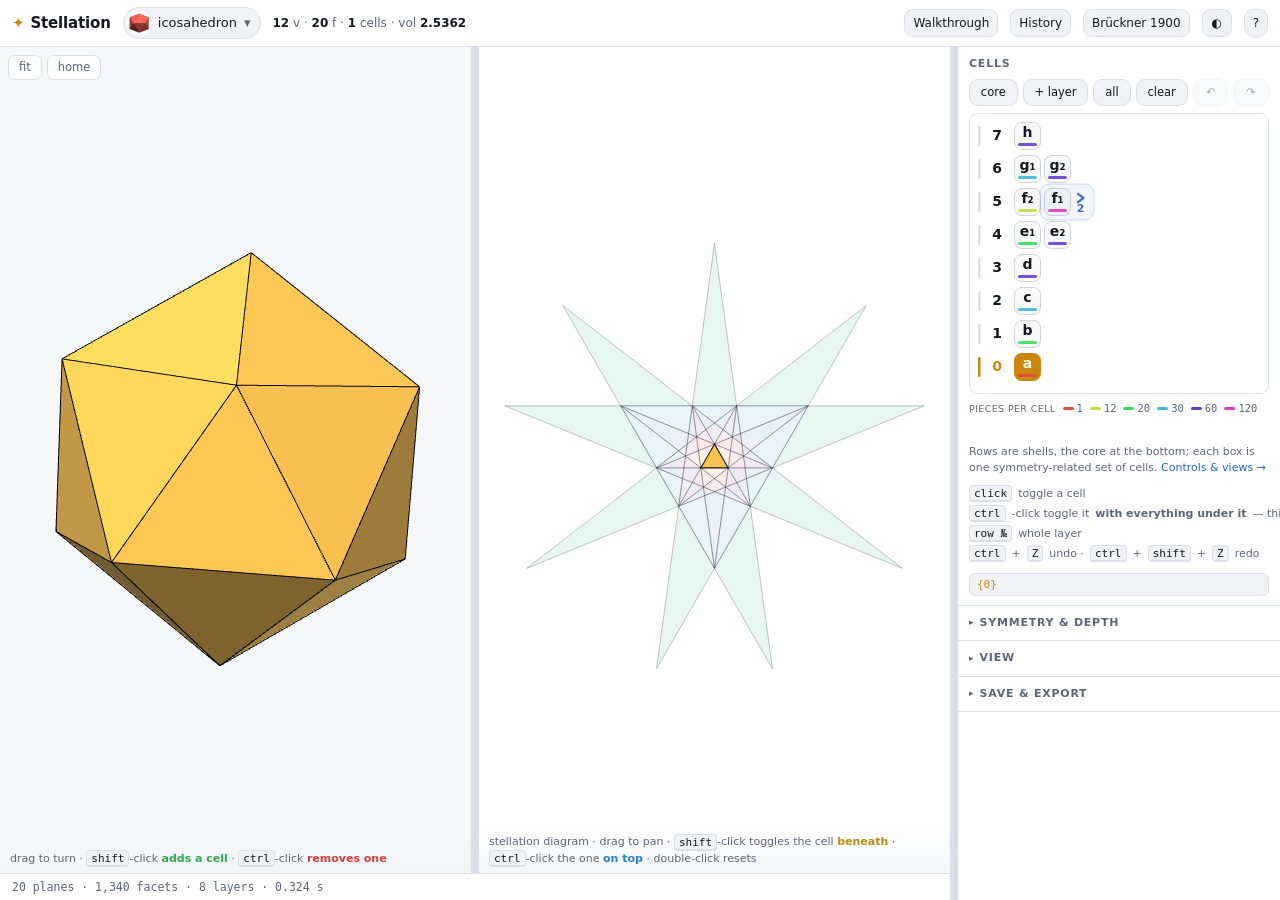
<file: docs/index.html>
<!DOCTYPE html>
<html lang="en">
<head>
<meta charset="utf-8">
<meta name="viewport" content="width=device-width, initial-scale=1">
<title>Stellation — polyhedra and their stars</title>
<meta name="description" content="Interactive stellations of the uniform polyhedra. A JavaScript port of Vladimir Bulatov's Stellation applet.">
<link rel="icon" href="data:image/svg+xml,<svg xmlns='http://www.w3.org/2000/svg' viewBox='0 0 100 100'><text y='.9em' font-size='90'>✦</text></svg>">
<link rel="stylesheet" href="css/style.css">
<script>
  // set the theme before first paint so there is no flash
  (() => {
    const saved = localStorage.getItem('theme') || 'auto';
    const dark = saved === 'dark' ||
      (saved === 'auto' && matchMedia('(prefers-color-scheme: dark)').matches);
    document.documentElement.dataset.theme = dark ? 'dark' : 'light';
    document.documentElement.dataset.themePref = saved;
  })();
</script>
</head>
<body>

<header>
  <h1>Stellation</h1>

  <button id="pickPoly" class="picker" title="Choose a polyhedron">
    <img id="pickThumb" src="img/poly/u27_tmb.gif" alt="" width="26" height="26">
    <span id="pickName">icosahedron</span>
    <b>▾</b>
  </button>

  <span id="stats" class="dim"></span>

  <div class="spacer"></div>

  <a class="ghost" href="walkthrough.html" title="How the Cells table works">Walkthrough</a>
  <a class="ghost" href="historical.html" title="A chronological tour">History</a>
  <a class="ghost" href="bruckner.html" title="Brückner's 1900 plates, interactive">Brückner 1900</a>
  <button id="themeBtn" class="ghost icon" title="Light / dark">◐</button>
  <button id="help" class="ghost">?</button>
</header>

<main>

  <!-- ------------------------------------------------ the two views -->
  <section class="stage">
    <div class="views">
      <div class="view">
        <canvas id="view3d"></canvas>
        <div class="view-tools">
          <button id="fitView" title="Rescale so the whole selection fits the frame">fit</button>
          <button id="homeView" title="Canonical orientation: x right, y up, z toward you">home</button>
        </div>
        <div class="view-label">
          <span>drag to turn · <kbd>shift</kbd>-click <b class="add">adds a cell</b> · <kbd class="kSub">ctrl</kbd>-click <b class="rem">removes one</b></span>
          <span id="hover3d" class="hover"></span>
        </div>
      </div>
      <div class="splitter" id="splitViews" title="Drag to resize"></div>
      <div class="view">
        <canvas id="diagram"></canvas>
        <div class="view-label">
          <span>stellation diagram · drag to pan · <kbd>shift</kbd>-click toggles the cell <b class="below">beneath</b> · <kbd class="kSub">ctrl</kbd>-click the one <b class="above">on top</b> · double-click resets</span>
          <span id="hover2d" class="hover"></span>
        </div>
      </div>
    </div>
    <div class="statusbar">
      <div id="progress"></div>
      <span id="status">loading…</span>
    </div>
  </section>

  <!-- ------------------------------------------------ controls -->
  <div class="splitter vertical" id="splitPanel" title="Drag to resize"></div>

  <aside class="panel right">

    <div class="group cells-group">
      <div class="group-head">
        <h2>Cells</h2>
        <div class="row buttons tight">
          <button id="selectCore" title="Just the original polyhedron">core</button>
          <button id="growLayer" title="Add the next shell outward">+ layer</button>
          <button id="selectAll">all</button>
          <button id="selectNone">clear</button>
          <button id="undoBtn" class="icon" title="Undo the last change to the cells (ctrl+Z)" disabled>↶</button>
          <button id="redoBtn" class="icon" title="Redo (ctrl+shift+Z)" disabled>↷</button>
        </div>
      </div>
      <div class="cells-wrap"><canvas id="cells"></canvas></div>
      <div id="cellsLegend" class="legend" title="Each bar colour marks one particular number of congruent pieces"></div>
      <div id="cellInfo" class="info mono"></div>
      <p class="note">
        Rows are shells, the core at the bottom; each box is one symmetry-related set
        of cells. <a href="controls.html">Controls &amp; views →</a>
      </p>
      <ul class="note keys">
        <li><kbd>click</kbd> toggle a cell</li>
        <li><kbd class="kSub">ctrl</kbd>-click toggle it <b>with everything under it</b> — this table only</li>
        <li><kbd>row №</kbd> whole layer</li>
        <li><kbd>ctrl</kbd>+<kbd>Z</kbd> undo · <kbd>ctrl</kbd>+<kbd>shift</kbd>+<kbd>Z</kbd> redo</li>
      </ul>
      <input id="cellsString" class="mono" spellcheck="false"
             title="cell-selection string, same syntax as the original .stel files">
    </div>

    <details class="group" id="symGroup">
      <summary><h2>Symmetry &amp; depth</h2></summary>
      <label class="field">
        <span>polyhedron</span>
        <select id="polySym"></select>
      </label>
      <label class="field">
        <span>stellation</span>
        <select id="stellSym"></select>
      </label>
      <label class="field" title="How many shells of cells to build outward from the core. Chosen automatically per solid — most build every shell there is; the few with planes passing near the centre are capped to stay quick. Move it to override.">
        <span>build out to <b id="depthLabel">20</b> shells</span>
        <input id="depth" type="range" min="2" max="60" value="20">
      </label>
      <label class="field" title="Which face of the polyhedron the stellation diagram is drawn on. Only faces the chosen symmetry cannot carry onto one another are listed — the rest would give the same picture.">
        <span>diagram face</span>
        <select id="planeIndex"></select>
      </label>
      <p class="note">
        Cells are grouped into orbits of the first group, then split by the second —
        that split is what lets a chiral cell offer just one of its two hands.
      </p>
      <div class="row buttons">
        <button id="makePlanes" title="Stellate an arbitrary set of planes instead of a catalog solid — the original program's plane editor">Make planes…</button>
      </div>
    </details>

    <details class="group">
      <summary><h2>View</h2></summary>
      <label class="check"><input id="autoRotate" type="checkbox"> spin the solid</label>
      <label class="check"><input id="showEdges" type="checkbox" checked> draw edges</label>
      <fieldset class="sym-elems">
        <legend title="The symmetry elements of the stellation group, drawn through the origin as real geometry so the solid hides the parts behind it. Inequivalent elements get different colours — the legend below names them.">symmetry elements</legend>
        <label class="check"><input id="showAxes" type="checkbox"> rotation axes</label>
        <label class="check" title="Each mirror plane as a rim the thickness of the axes, with a faint translucent fill"><input id="showMirrors" type="checkbox"> mirror planes</label>
        <label class="check" title="Rotoreflection (Sₙ) axes — turn, then reflect. The three-dimensional cousin of a glide reflection."><input id="showImproper" type="checkbox"> rotoreflection axes</label>
        <label class="check" title="Mark the same elements on the stellation diagram: a dot where an axis pierces the drawing plane, a dashed line where a mirror plane crosses it"><input id="showDiagElems" type="checkbox"> mark on the diagram</label>
        <div id="elemLegend" class="legend elem-legend"></div>
      </fieldset>
      <label class="field" title="Thickness of the edge lines, in pixels">
        <span>edge weight <b id="edgeWidthLabel">1.0</b></span>
        <input id="edgeWidth" type="range" min="0.5" max="8" step="0.5" value="1">
      </label>
      <label class="check" title="Tint the cells you have not chosen, so you can see what else is available on this plane">
        <input id="showAllFacets" type="checkbox" checked> shade unchosen cells
      </label>
    </details>

    <details class="group">
      <summary><h2>Save &amp; export</h2></summary>
      <div class="row buttons">
        <button id="saveJson" class="primary" title="Save everything on screen as a JSON document">Save JSON</button>
        <label class="filebtn inline" title="Opens our .json documents and the original program's .stel files">
          Open…
          <input id="loadDoc" type="file" accept=".json,.stel,.txt">
        </label>
      </div>
      <p class="note">
        Saves in the SymmHub preset shape. <code>.stel</code> files from the
        original Java program still open.
      </p>
      <div class="row buttons">
        <button id="exportStl" title="Mesh for 3D printing">STL</button>
        <button id="exportObj">OBJ</button>
        <button id="exportOff">OFF</button>
      </div>
      <div class="row buttons">
        <button id="exportSvg" title="The diagram as vector art, for printing or cutting">diagram SVG</button>
        <button id="exportPng">view PNG</button>
        <button id="exportStel" title="For the original Java program">.stel</button>
      </div>
      <div class="row buttons">
        <button class="sample" data-file="sample_01.stel">sample 1</button>
        <button class="sample" data-file="sample_02.stel">2</button>
        <button class="sample" data-file="sample_03.stel">3</button>
        <button class="sample" data-file="sample_04.stel">4</button>
      </div>
    </details>

  </aside>
</main>

<!-- ------------------------------------------------ catalog drawer -->
<dialog id="catalogDialog">
  <div class="cat-head">
    <input id="search" type="search" placeholder="Search 121 solids by name, file or symmetry…" autocomplete="off">
    <button id="catalogClose" class="ghost">Close</button>
  </div>
  <nav id="catChips" class="cat-chips"></nav>
  <div id="catalog" class="scroll"></div>
  <footer class="cat-foot">
    <img id="footThumb" alt="" width="34" height="34">
    <div class="cat-foot-text">
      <b id="footName">—</b>
      <span id="footMeta" class="dim"></span>
    </div>
    <span id="footCount" class="dim"></span>
  </footer>
</dialog>

<dialog id="planesDialog">
  <h2>Make planes</h2>
  <p class="note">
    One plane per line — <code>nx ny nz d</code>, then optionally a symmetry group
    to multiply that plane by (<code>Ih</code>, <code>O</code>, <code>T</code>…).
    Lines starting with <code>#</code> are comments. The arrangement is built from
    the union; the symmetry dropdowns then group its cells as usual.
  </p>
  <textarea id="planesText" class="mono" rows="14" spellcheck="false"></textarea>
  <p id="planesInfo" class="note"></p>
  <div class="row buttons">
    <button id="planesBuild" class="primary">Build</button>
    <button id="planesSeed" title="Fill the sheet from the current solid's own face planes">Seed from current solid</button>
    <button id="planesCancel">Cancel</button>
  </div>
</dialog>

<dialog id="helpDialog">
  <h2>Stellation, in one minute</h2>
  <p>
    Take a pentagon and extend its five sides. They cross again, and the crossings
    outline a five-pointed star. That is a stellation: <em>the same lines, followed
    further</em>.
  </p>
  <p>
    In three dimensions you extend a polyhedron's face <em>planes</em> instead. The
    planes slice space into small bounded regions — <b>cells</b> — arranged in
    shells, or <b>layers</b>, around the core. Any choice of cells that respects the
    solid's symmetry is a stellation of it. The icosahedron famously has 59.
  </p>
  <h3>How to use this</h3>
  <ul>
    <li>Choose a solid from the picker at the top.</li>
    <li>The <b>Cells</b> table on the right has one row per layer, the core at the
      bottom and each shell built on the one below it. Each box is a symmetric set
      of cells; a shaded box with smaller boxes beside it is a cell that splits into
      <b>sub-cells</b>, such as a chiral pair. Bar colours group cells by how many
      congruent pieces they contain.</li>
    <li>Each view works at its own scale.
      In the <b>solid</b>, <kbd>shift</kbd>-click <b class="add">adds</b> the one
      cell sitting on the clicked face and <kbd class="kSub">ctrl</kbd>-click
      <b class="rem">removes</b> the one behind it.
      In the <b>diagram</b>, every region lies between two cells:
      <kbd>shift</kbd>-click toggles the one <b class="below">beneath</b> the plane,
      <kbd class="kSub">ctrl</kbd>-click the one <b class="above">on top</b>.
      In the <b>Cells table</b>, a click toggles a box, and
      <kbd class="kSub">ctrl</kbd>-click toggles it together with everything
      supporting it — the group operation lives here and only here.
      (On macOS, ctrl-click is the system's secondary click; it is handled, and
      option-click does the same job.)</li>
    <li>A plain click without a modifier <b>turns</b> the solid and <b>pans</b> the
      diagram — it only toggles a cell in the Cells table. A right-click does
      nothing anywhere.</li>
    <li>See <a href="controls.html">Controls &amp; views</a> for the whole table.</li>
    <li><em>core</em> and <em>+ layer</em> walk out one shell at a time: layer 0
      alone is the original polyhedron, 0+1 is its first stellation.</li>
  </ul>
  <h3>Where this comes from</h3>
  <p>
    A JavaScript port of the Stellation applet written by
    <a href="http://bulatov.org/polyhedra/stellation_applet/" target="_blank" rel="noopener">Vladimir Bulatov</a>
    in 1998–2001. The geometry is a direct port of his algorithm, checked against the
    original Java: the same facet counts, the same cell structure, the same volumes to
    six decimal places.
  </p>
  <p class="note">Build <span id="buildStamp" class="mono"></span> · <a href="changes.html">what changed →</a></p>
  <button id="helpClose">close</button>
</dialog>

<script type="module" src="js/app.js"></script>
</body>
</html>
</file>
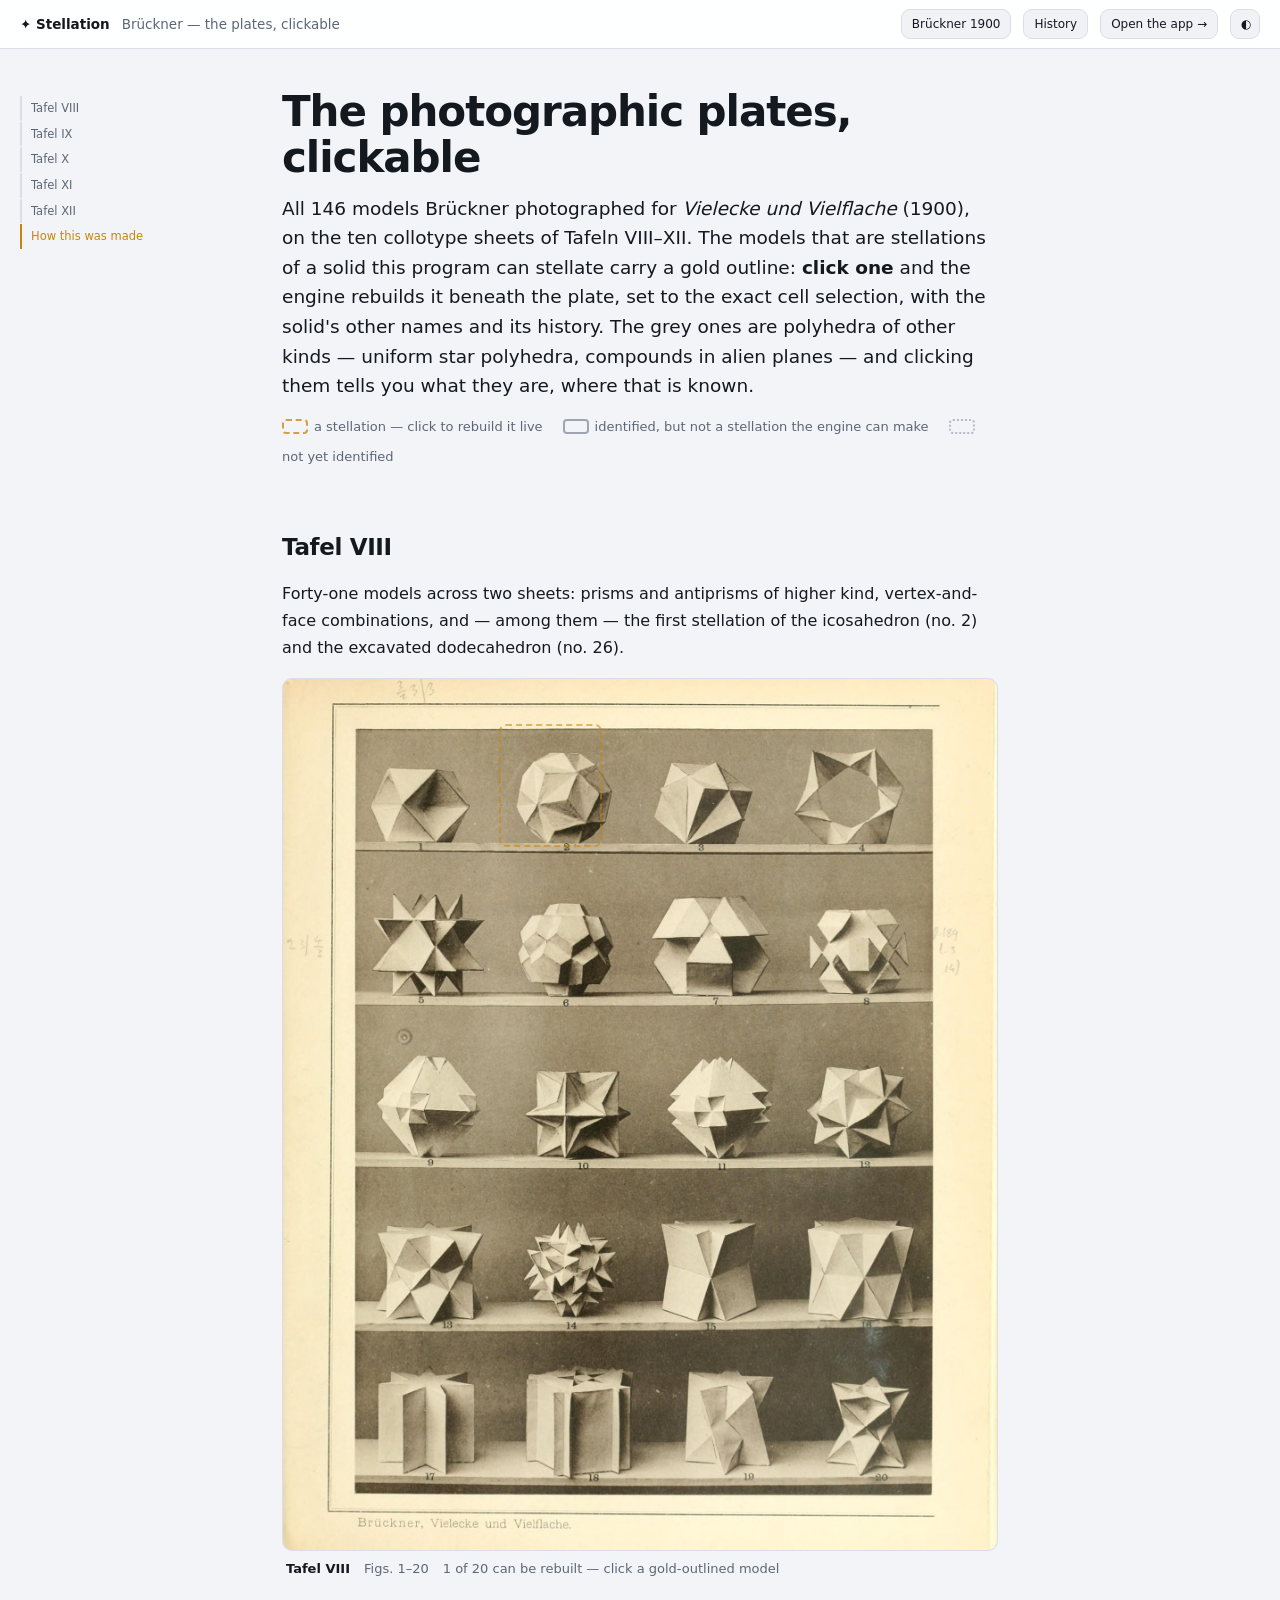
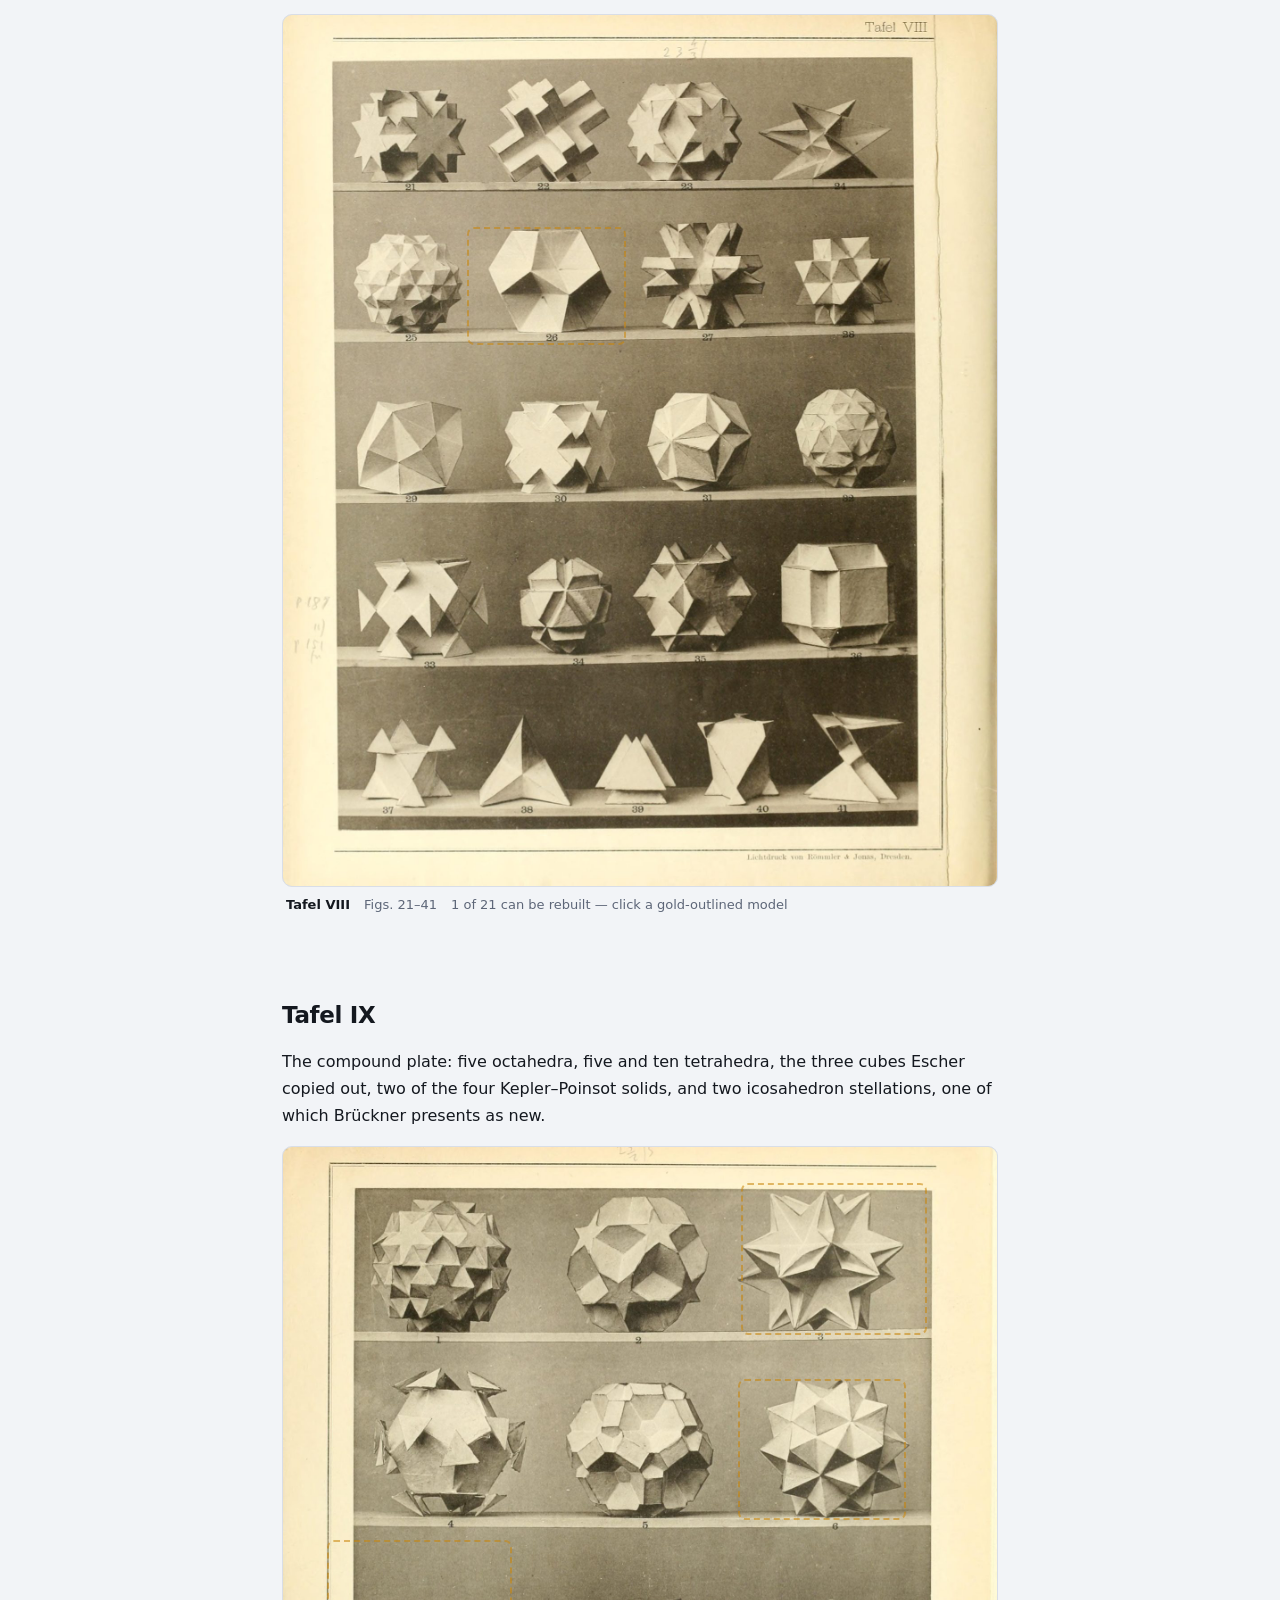
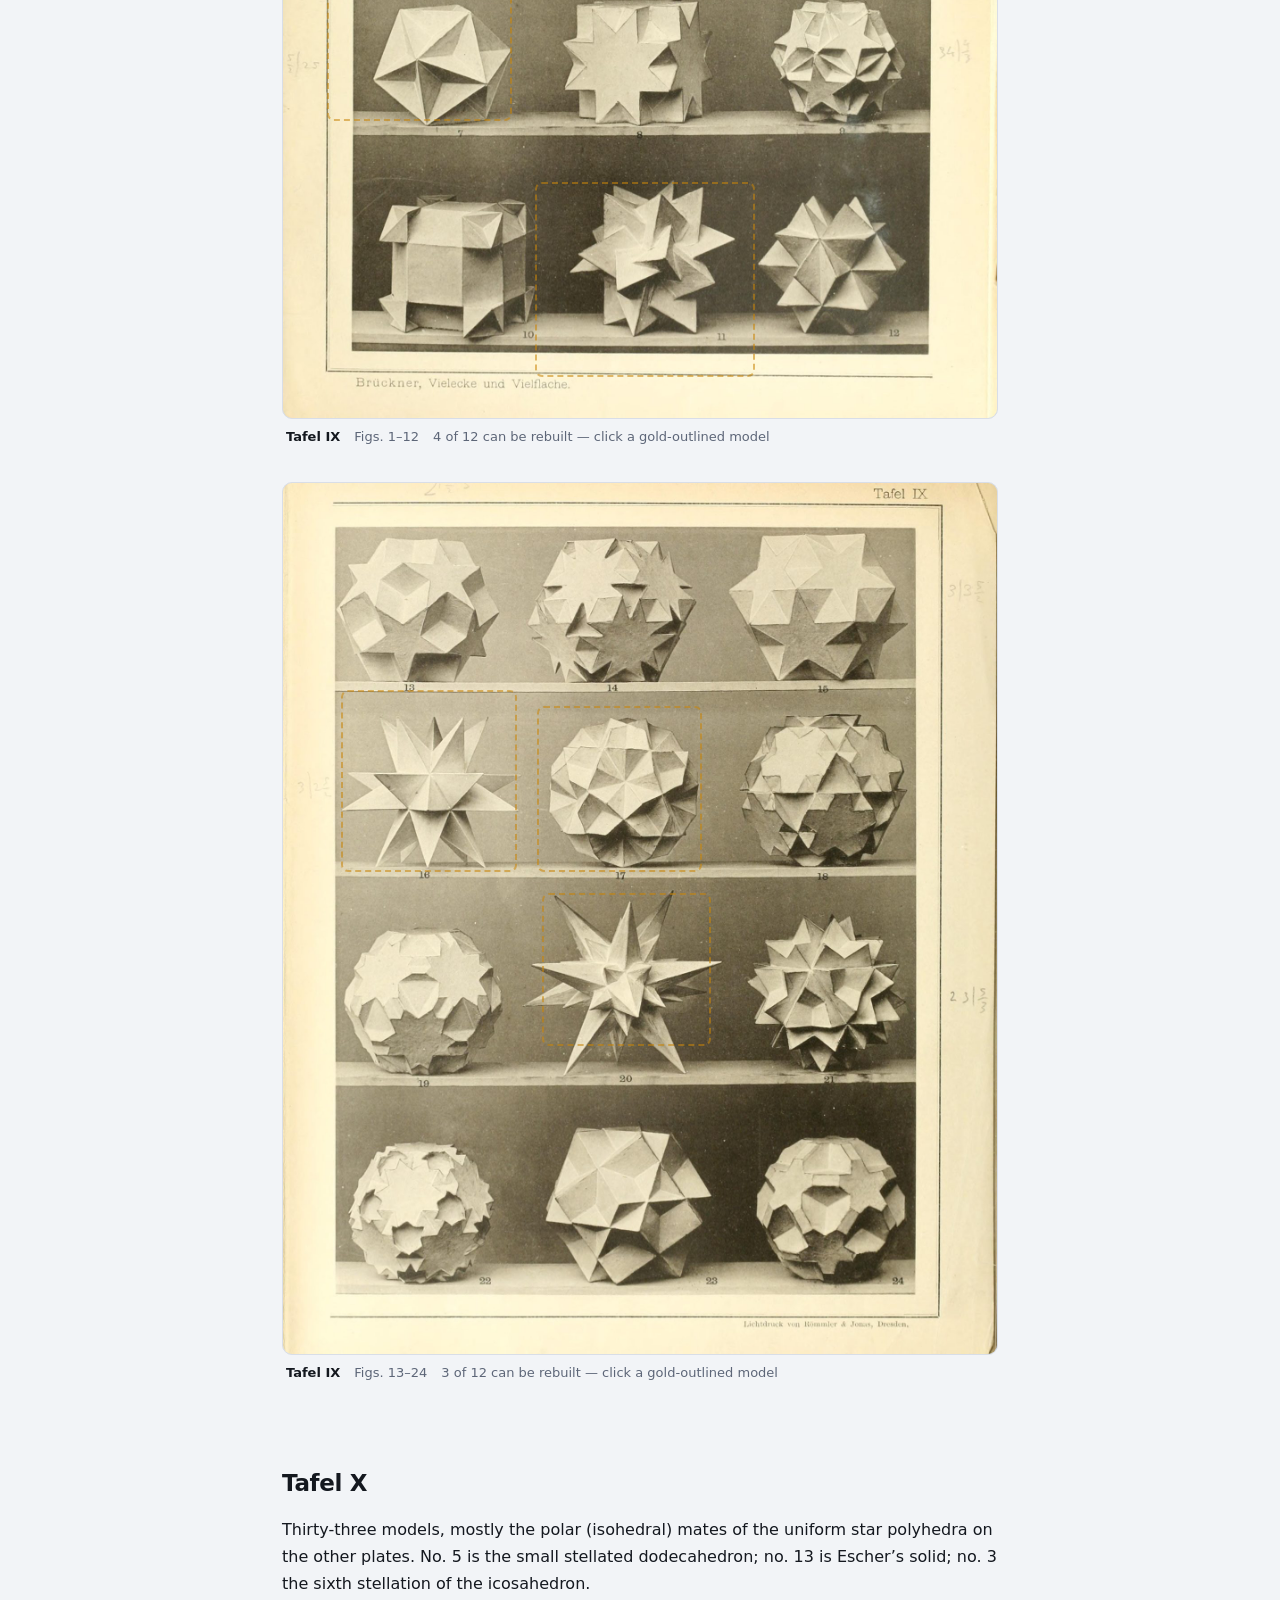
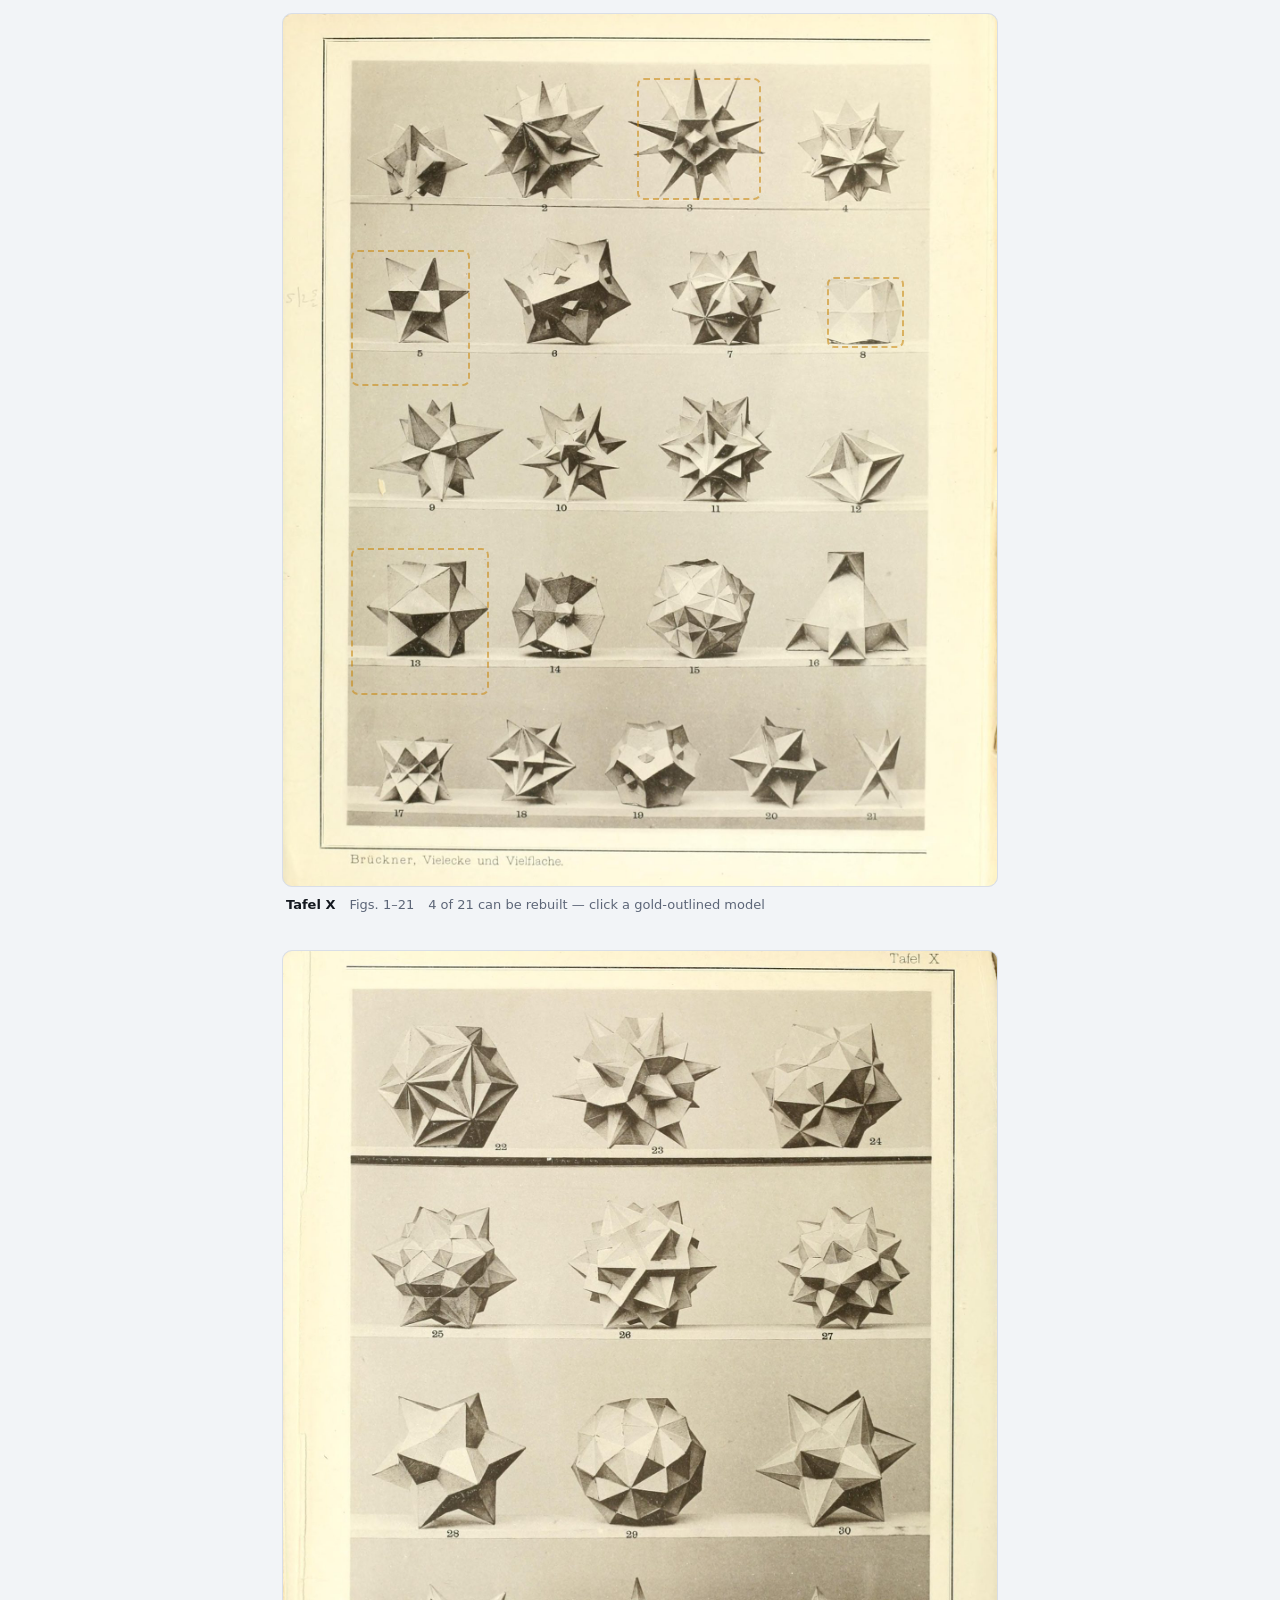
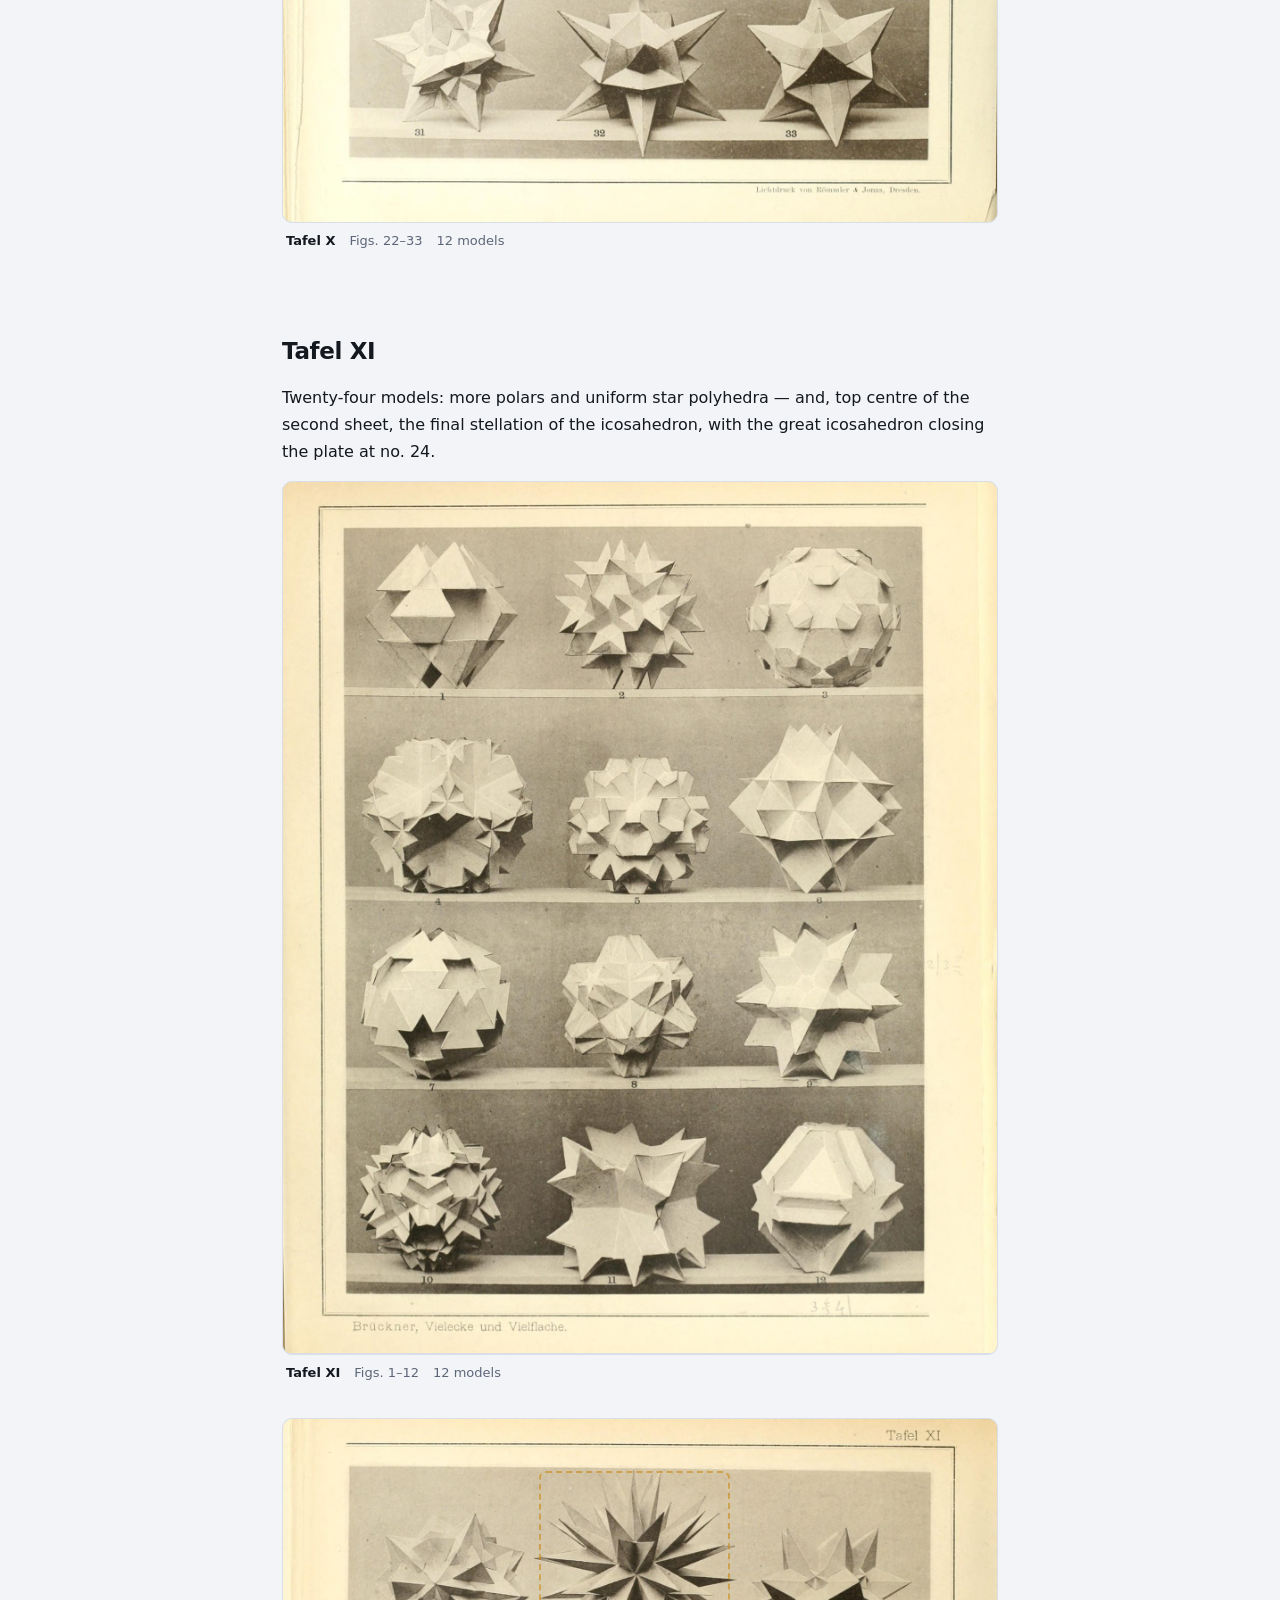
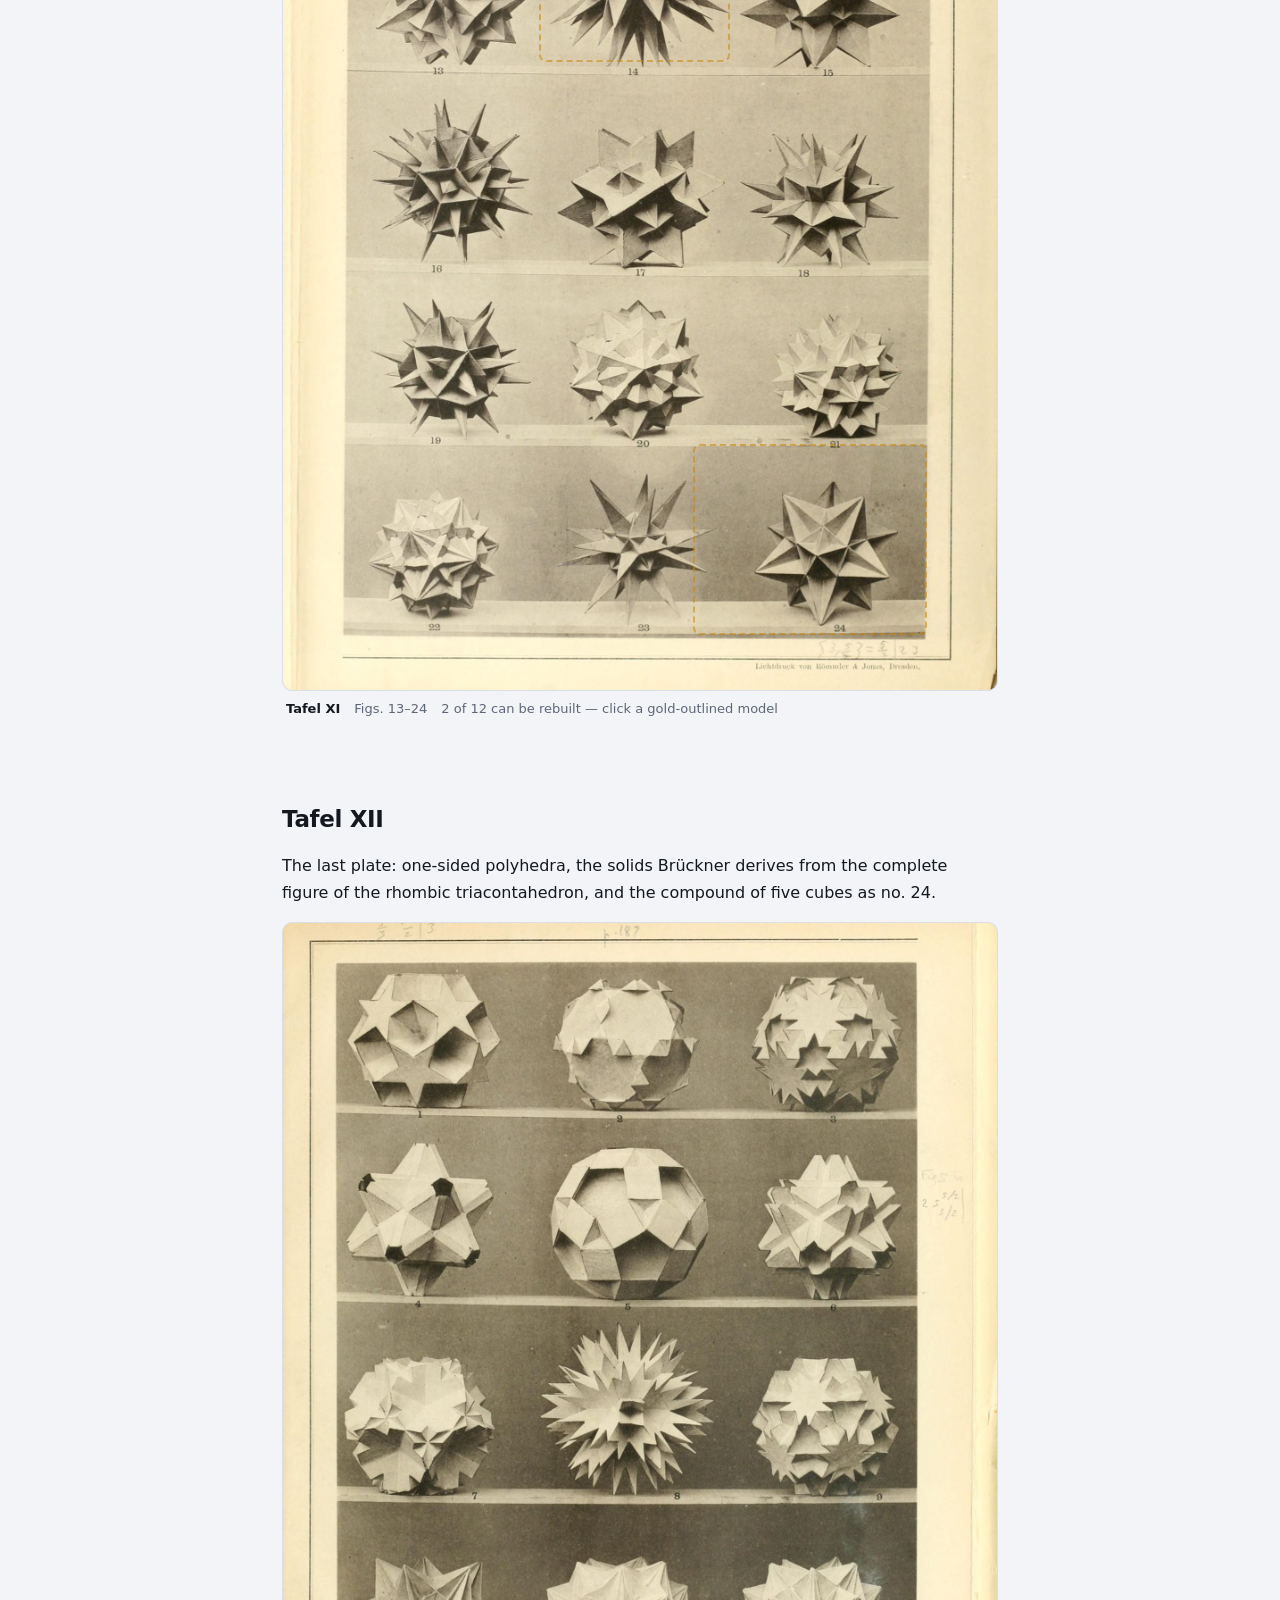
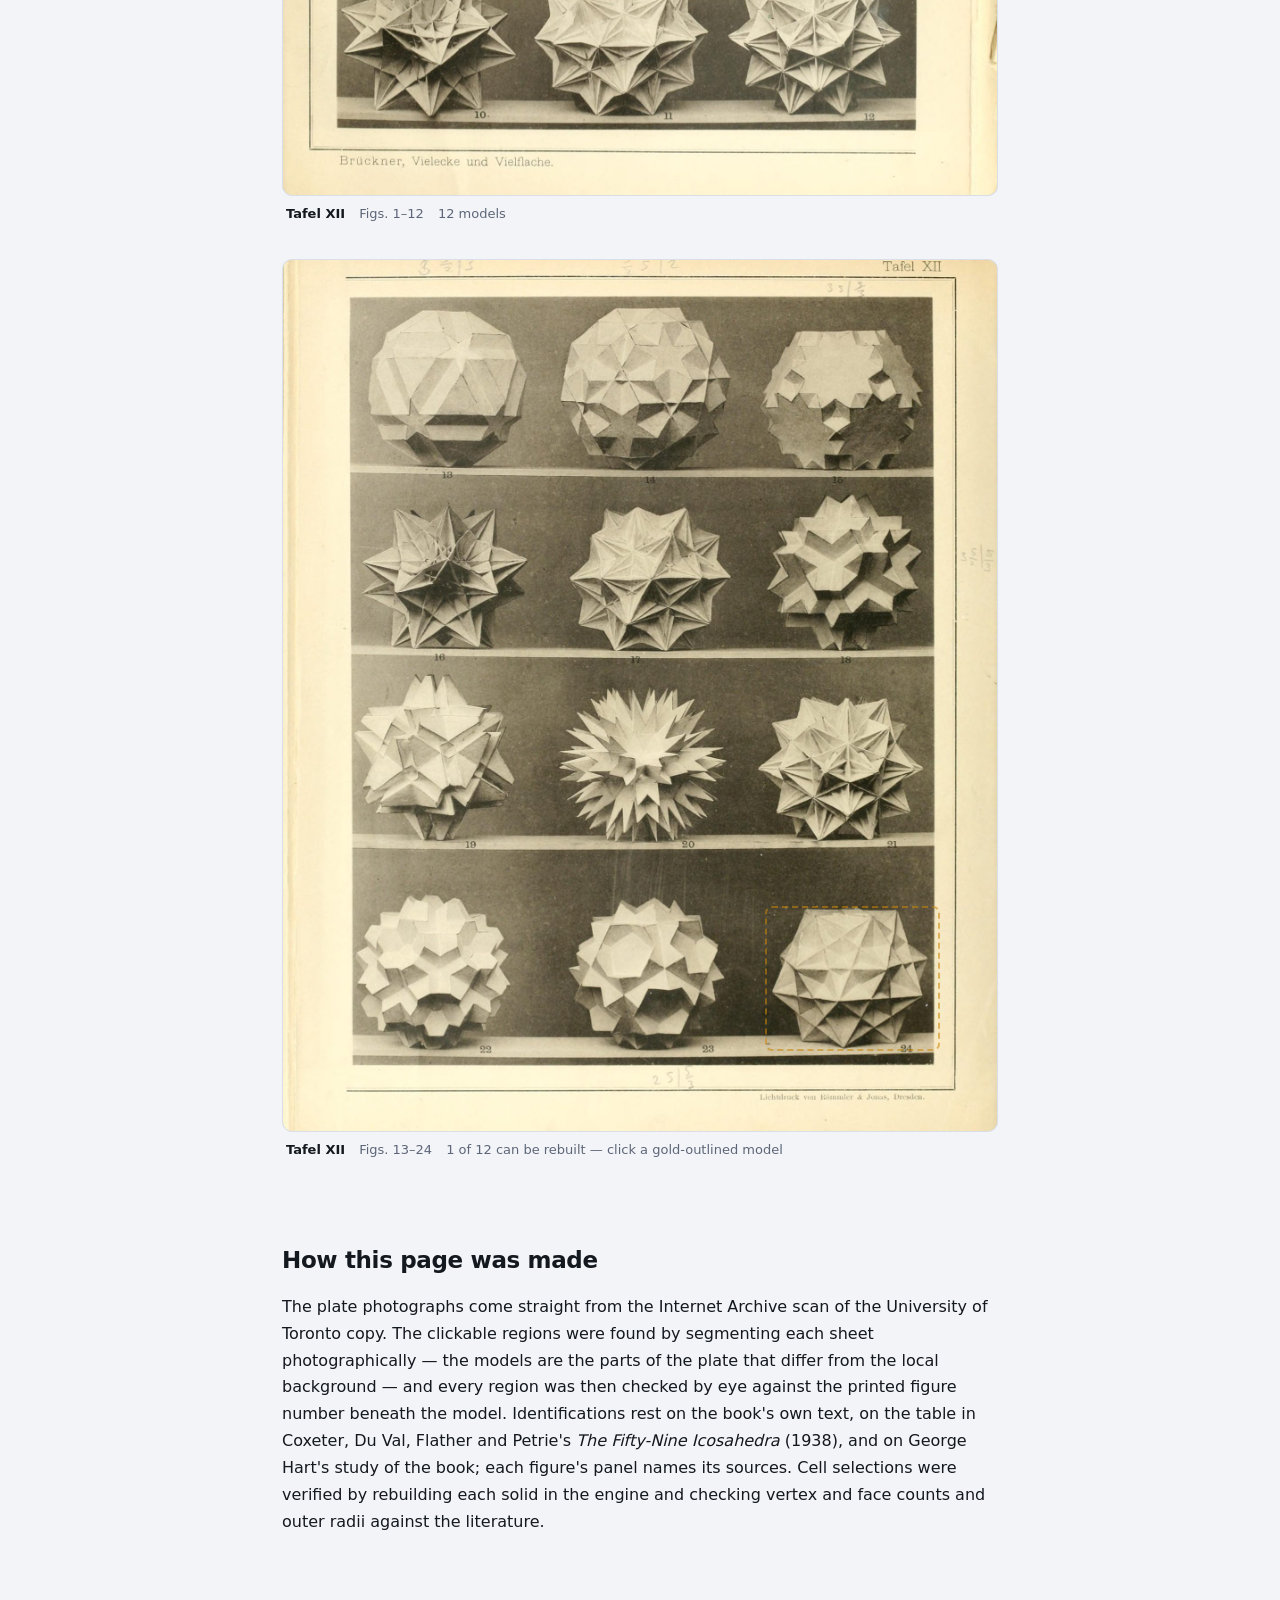
<file: docs/bruckner-grid.html>
<!DOCTYPE html>
<html lang="en">
<head>
<meta charset="utf-8">
<meta name="viewport" content="width=device-width, initial-scale=1">
<title>The plates, clickable — Brückner 1900 — Stellation</title>
<meta name="description" content="Every model on Max Brückner's photographic plates (1900), clickable: choose a polyhedron on the plate and the stellation engine rebuilds it live below.">
<link rel="icon" href="data:image/svg+xml,<svg xmlns='http://www.w3.org/2000/svg' viewBox='0 0 100 100'><text y='.9em' font-size='90'>✦</text></svg>">
<link rel="stylesheet" href="css/style.css">
<link rel="stylesheet" href="css/walkthrough.css">
<link rel="stylesheet" href="css/bruckner.css">
<link rel="stylesheet" href="css/bruckner-grid.css">
<script>
  (() => {
    const saved = localStorage.getItem('theme') || 'auto';
    const dark = saved === 'dark' || (saved === 'auto' && matchMedia('(prefers-color-scheme: dark)').matches);
    document.documentElement.dataset.theme = dark ? 'dark' : 'light';
    document.documentElement.dataset.themePref = saved;
  })();
</script>
</head>
<body class="doc">

<header class="doc-head">
  <a class="brand" href="index.html">✦ Stellation</a>
  <span class="crumb">Brückner — the plates, clickable</span>
  <div class="spacer"></div>
  <a class="ghost" href="bruckner.html">Brückner 1900</a>
  <a class="ghost" href="historical.html">History</a>
  <a class="ghost" href="index.html">Open the app →</a>
  <button id="themeBtn" class="ghost icon" title="Light / dark">◐</button>
</header>

<nav id="rail" aria-label="Contents"></nav>

<main class="doc-body">
  <div id="loading" class="loading">loading…</div>

  <h1>The photographic plates, clickable</h1>
  <p class="standfirst">
    All 146 models Brückner photographed for <i>Vielecke und Vielflache</i> (1900),
    on the ten collotype sheets of Tafeln VIII–XII. The models that are stellations
    of a solid this program can stellate carry a gold outline: <b>click one</b> and
    the engine rebuilds it beneath the plate, set to the exact cell selection, with
    the solid's other names and its history. The grey ones are polyhedra of other
    kinds — uniform star polyhedra, compounds in alien planes — and clicking them
    tells you what they are, where that is known.
  </p>
  <p class="grid-legend">
    <span class="lg lg-build"></span> a stellation — click to rebuild it live
    <span class="lg lg-known"></span> identified, but not a stellation the engine can make
    <span class="lg lg-tbd"></span> not yet identified
  </p>

  <div id="platesRoot"></div>

  <!-- ══════════════════════════════════════════════ -->
  <section id="method" data-short="How this was made">
    <h2>How this page was made</h2>
    <p>
      The plate photographs come straight from the Internet Archive scan of the
      University of Toronto copy. The clickable regions were found by segmenting
      each sheet photographically — the models are the parts of the plate that
      differ from the local background — and every region was then checked by eye
      against the printed figure number beneath the model. Identifications rest on
      the book's own text, on the table in Coxeter, Du Val, Flather and Petrie's
      <i>The Fifty-Nine Icosahedra</i> (1938), and on George Hart's study of the
      book; each figure's panel names its sources. Cell selections were verified by
      rebuilding each solid in the engine and checking vertex and face counts and
      outer radii against the literature.
    </p>
  </section>

</main>

<script type="module" src="js/bruckner-grid.js"></script>
</body>
</html>
</file>
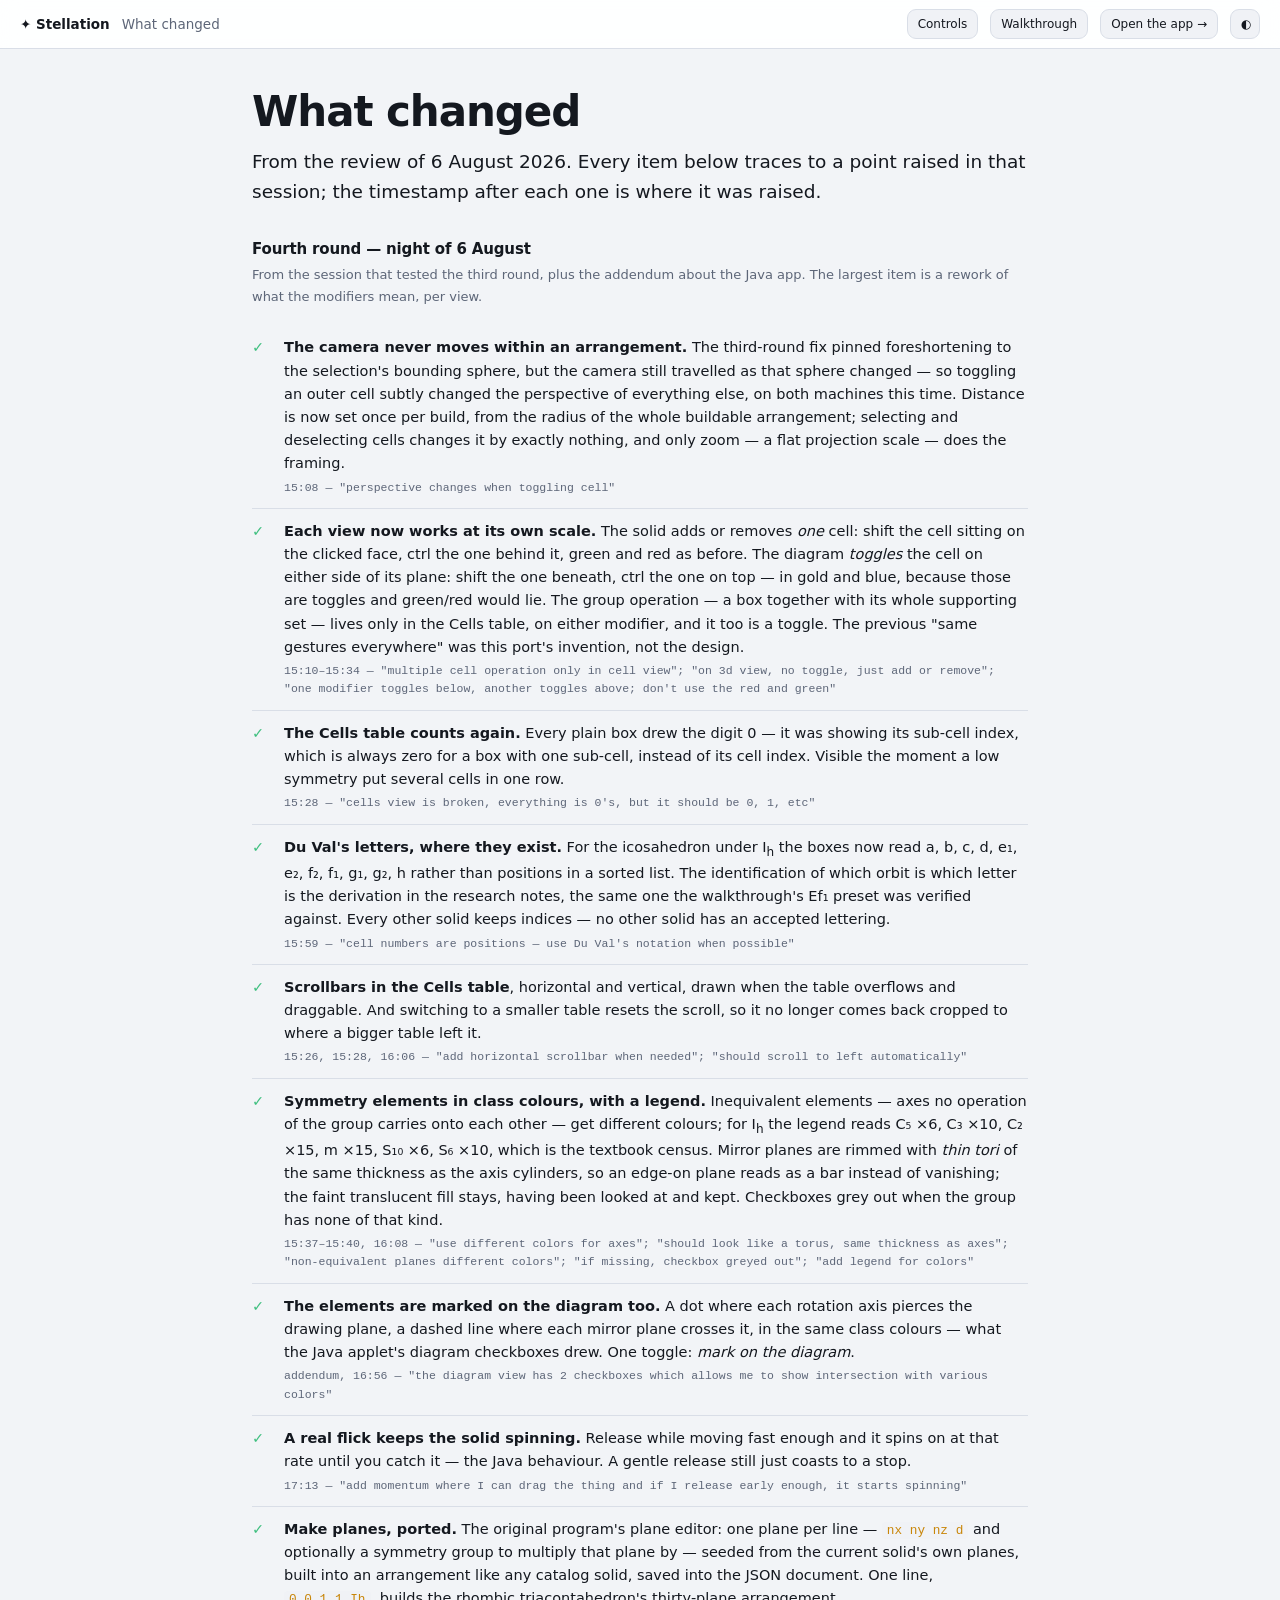
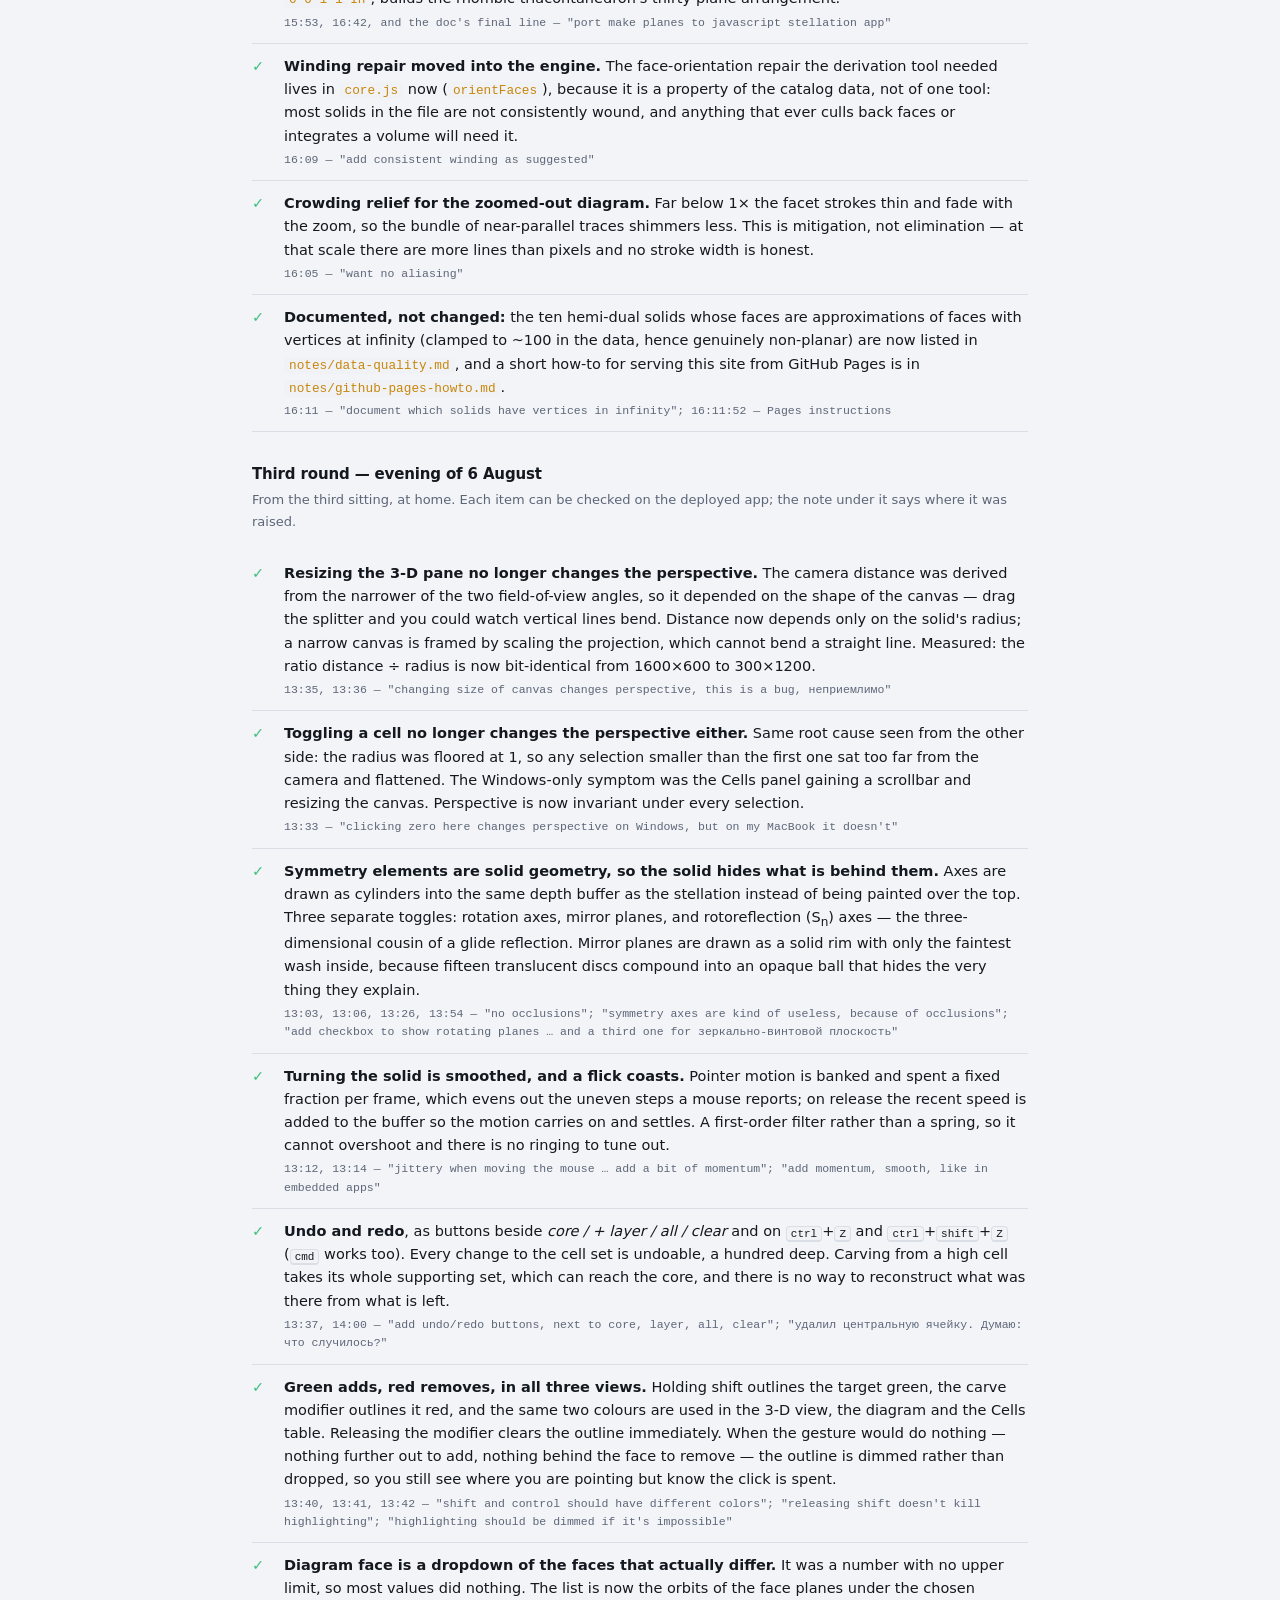
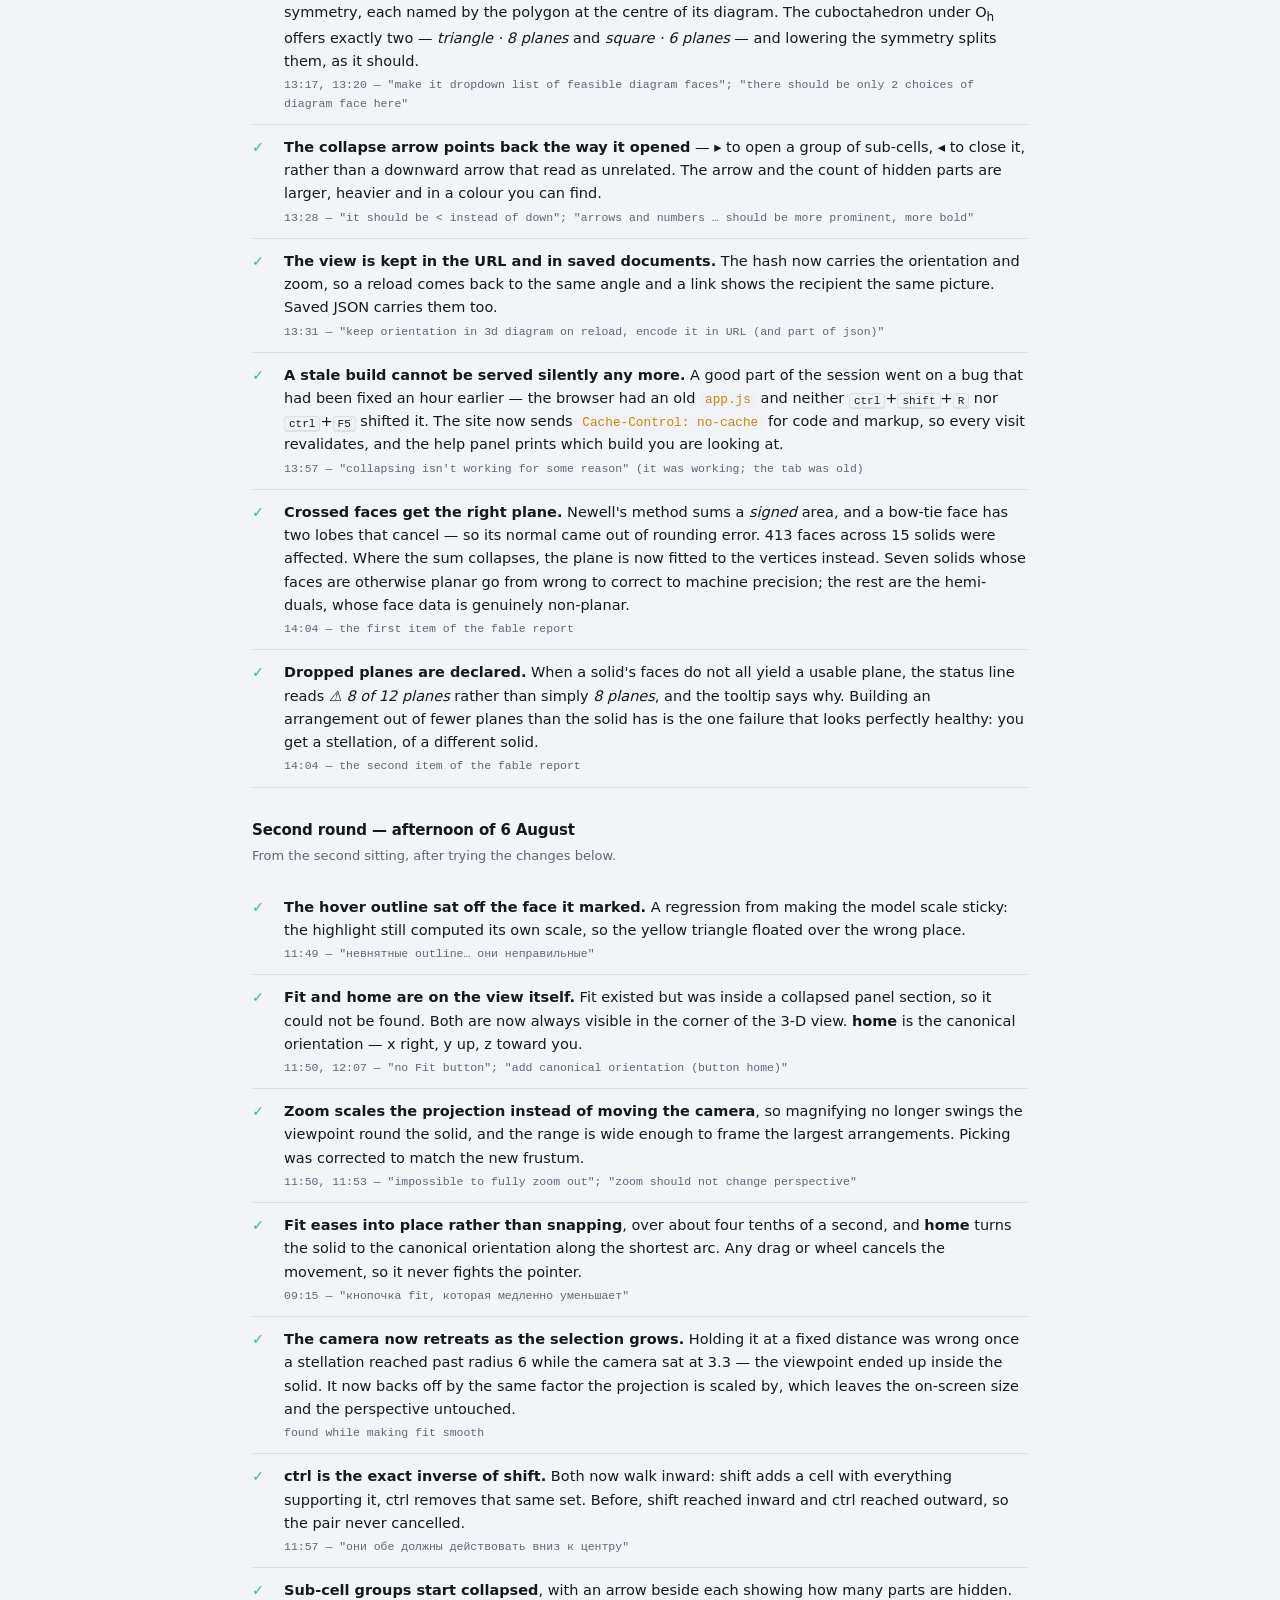
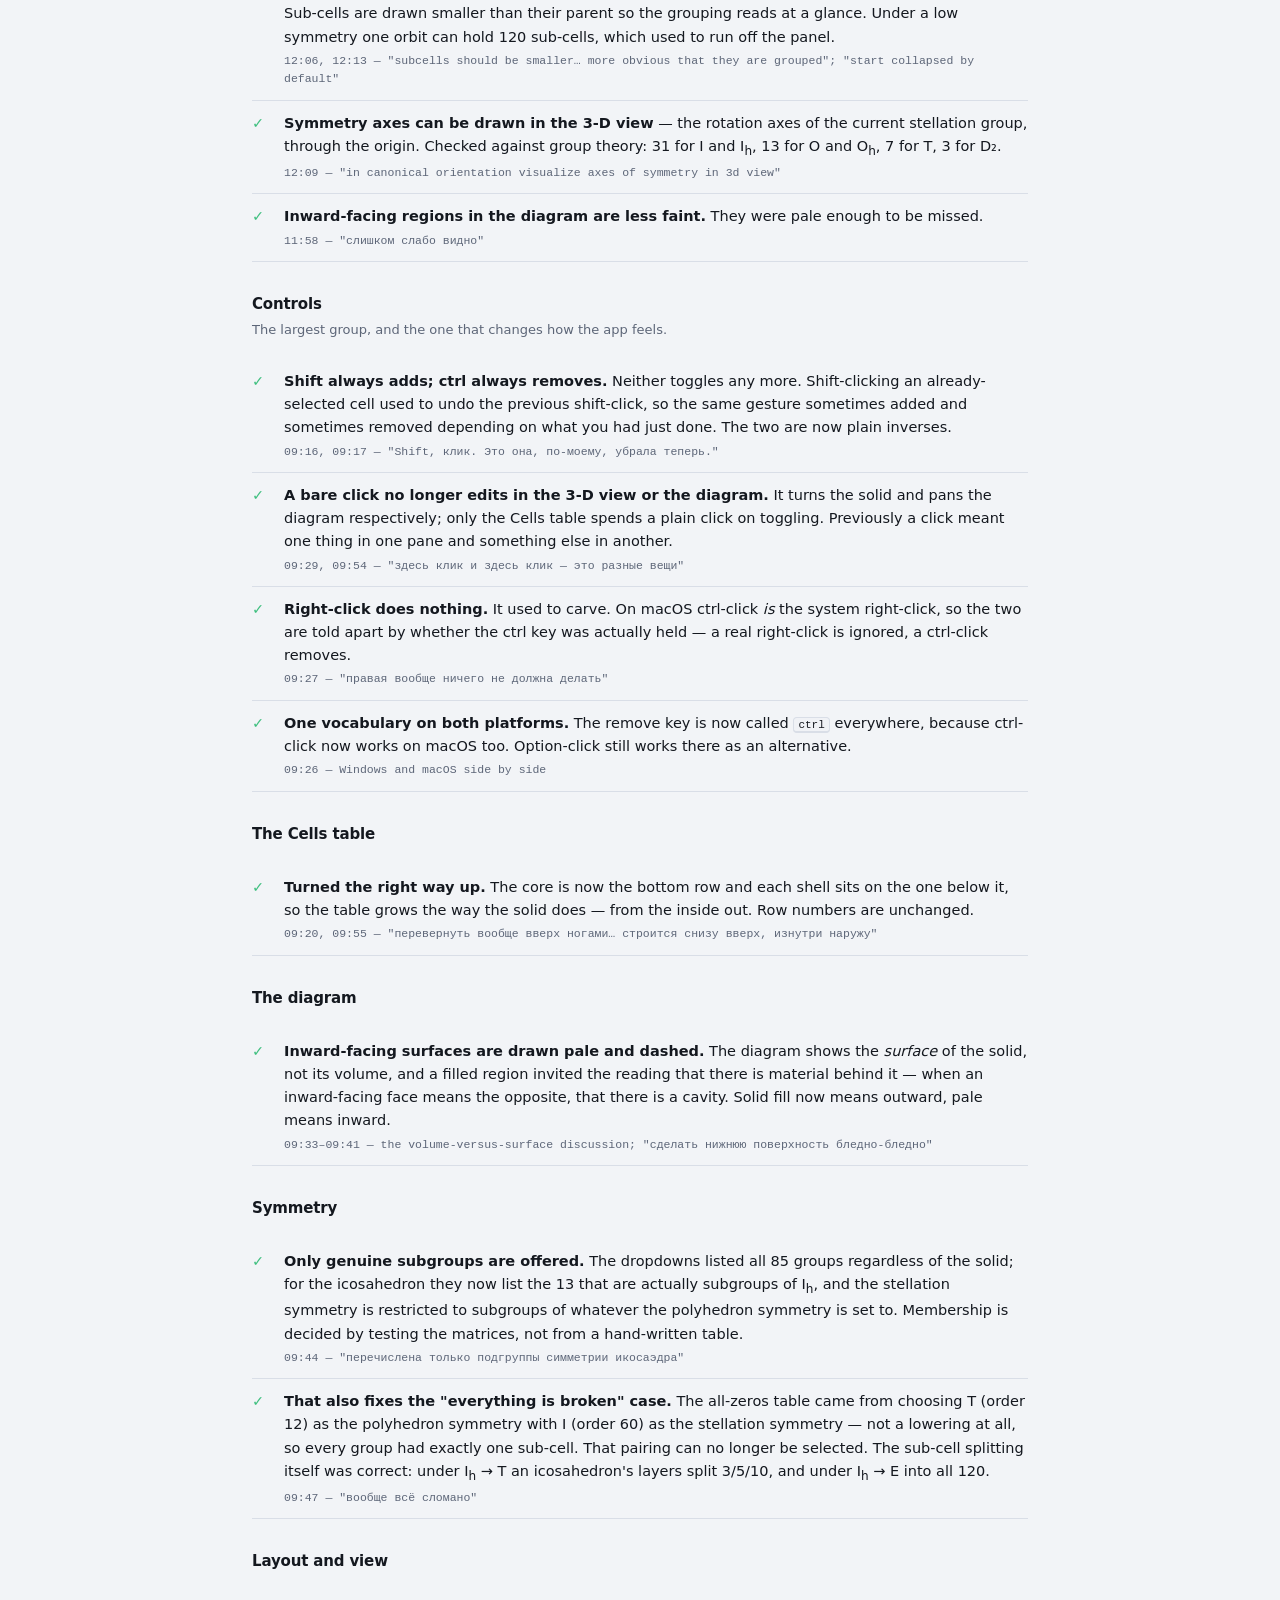
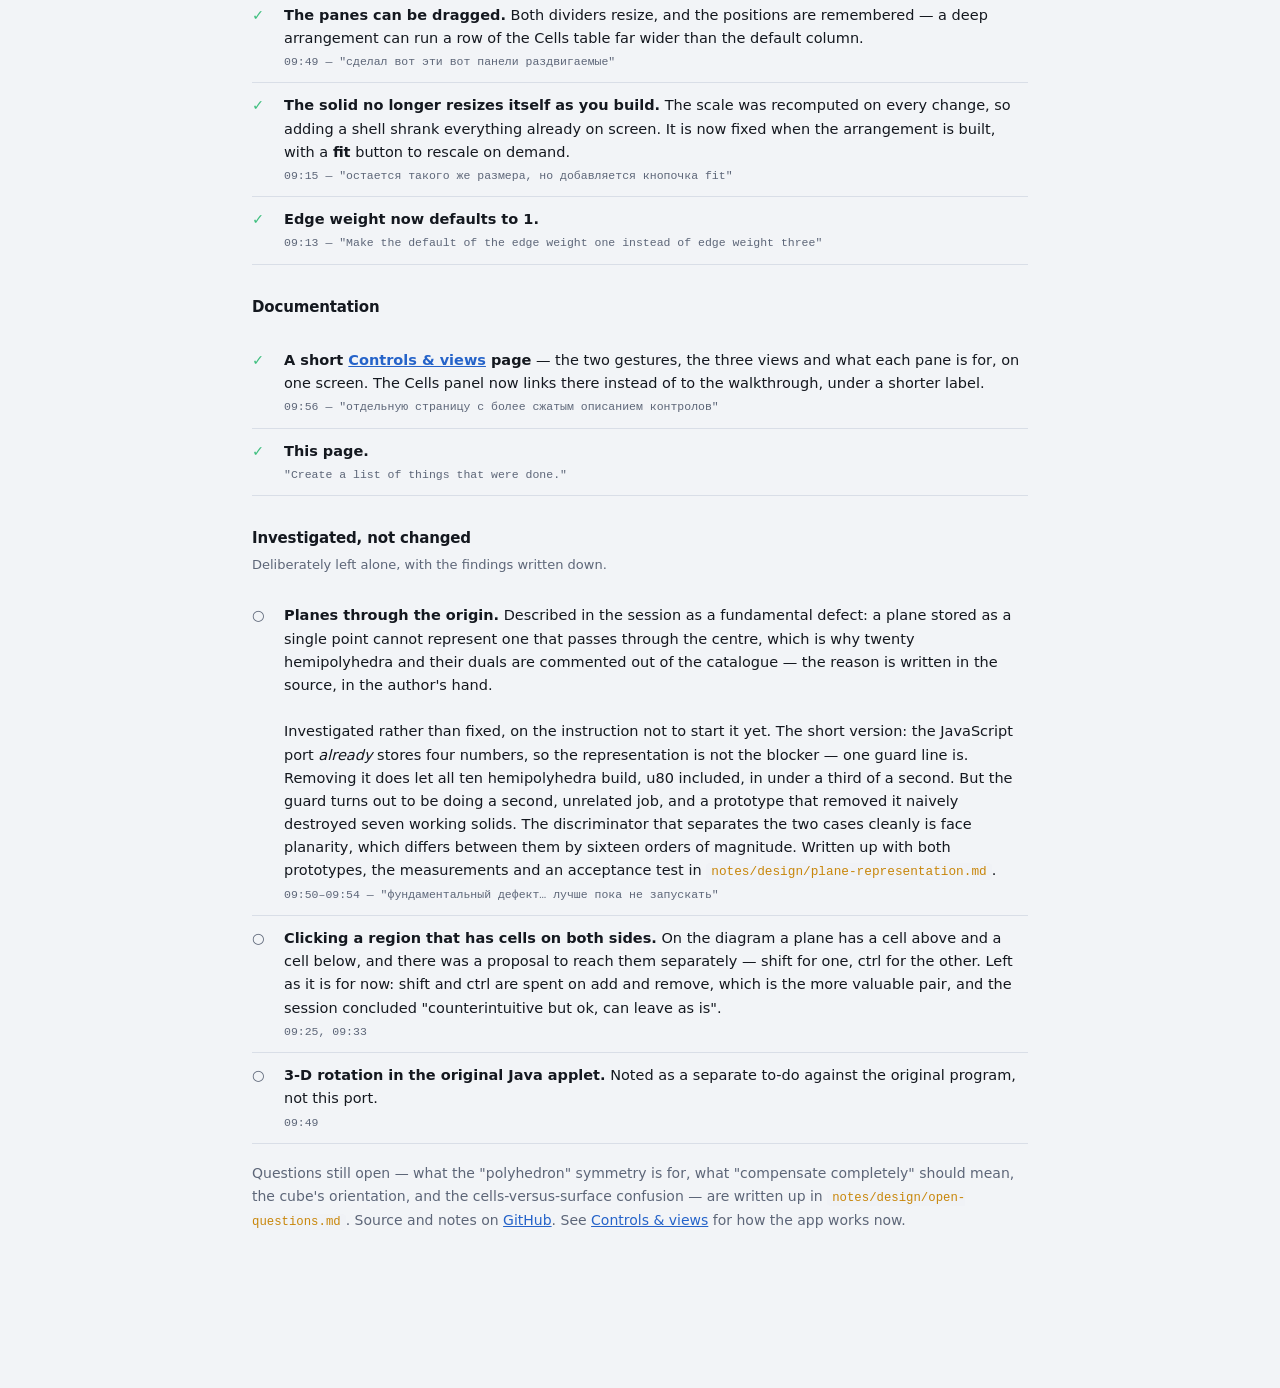
<file: docs/changes.html>
<!DOCTYPE html>
<html lang="en">
<head>
<meta charset="utf-8">
<meta name="viewport" content="width=device-width, initial-scale=1">
<title>What changed — Stellation</title>
<meta name="description" content="The round of fixes from the 6 August review, and what is still open.">
<link rel="icon" href="data:image/svg+xml,<svg xmlns='http://www.w3.org/2000/svg' viewBox='0 0 100 100'><text y='.9em' font-size='90'>✦</text></svg>">
<link rel="stylesheet" href="css/style.css">
<link rel="stylesheet" href="css/walkthrough.css">
<link rel="stylesheet" href="css/controls.css">
<script>
  (() => {
    const saved = localStorage.getItem('theme') || 'auto';
    const dark = saved === 'dark' || (saved === 'auto' && matchMedia('(prefers-color-scheme: dark)').matches);
    document.documentElement.dataset.theme = dark ? 'dark' : 'light';
    document.documentElement.dataset.themePref = saved;
  })();
</script>
<style>
  .done, .open { list-style: none; padding: 0; margin: 18px 0; }
  .done li, .open li {
    display: grid;
    grid-template-columns: 22px 1fr;
    gap: 10px;
    padding: 11px 0;
    border-bottom: 1px solid var(--line);
    font-size: 14.5px;
    line-height: 1.6;
  }
  .done li::before { content: "✓"; color: #3fbf7f; font-weight: 700; }
  .open li::before { content: "○"; color: var(--dim); }
  .done b, .open b { color: var(--text); }
  .done .src, .open .src {
    display: block;
    margin-top: 3px;
    font-size: 11.5px;
    color: var(--dim);
    font-family: var(--mono);
  }
  .grp { margin-top: 30px; }
  .grp h3 { margin-bottom: 2px; font-size: 15px; }
  .grp p.lead { margin: 0; font-size: 13px; color: var(--dim); }
</style>
</head>
<body class="doc">

<header class="doc-head">
  <a class="brand" href="index.html">✦ Stellation</a>
  <span class="crumb">What changed</span>
  <div class="spacer"></div>
  <a class="ghost" href="controls.html">Controls</a>
  <a class="ghost" href="walkthrough.html">Walkthrough</a>
  <a class="ghost" href="index.html">Open the app →</a>
  <button id="themeBtn" class="ghost icon" title="Light / dark">◐</button>
</header>

<main class="doc-body narrow">

  <h1>What changed</h1>
  <p class="standfirst">
    From the review of 6 August 2026. Every item below traces to a point raised in
    that session; the timestamp after each one is where it was raised.
  </p>

  <!-- ══════════════════════════════════════════════ -->
  <div class="grp">
    <h3>Fourth round — night of 6 August</h3>
    <p class="lead">
      From the session that tested the third round, plus the addendum about the
      Java app. The largest item is a rework of what the modifiers mean, per view.
    </p>
  </div>
  <ul class="done">
    <li><div>
      <b>The camera never moves within an arrangement.</b> The third-round fix pinned
      foreshortening to the selection's bounding sphere, but the camera still
      travelled as that sphere changed — so toggling an outer cell subtly changed the
      perspective of everything else, on both machines this time. Distance is now set
      once per build, from the radius of the whole buildable arrangement; selecting
      and deselecting cells changes it by exactly nothing, and only zoom — a flat
      projection scale — does the framing.
      <span class="src">15:08 — "perspective changes when toggling cell"</span>
    </div></li>
    <li><div>
      <b>Each view now works at its own scale.</b> The solid adds or removes
      <em>one</em> cell: shift the cell sitting on the clicked face, ctrl the one
      behind it, green and red as before. The diagram <em>toggles</em> the cell on
      either side of its plane: shift the one beneath, ctrl the one on top — in gold
      and blue, because those are toggles and green/red would lie. The group
      operation — a box together with its whole supporting set — lives only in the
      Cells table, on either modifier, and it too is a toggle. The previous "same
      gestures everywhere" was this port's invention, not the design.
      <span class="src">15:10–15:34 — "multiple cell operation only in cell view"; "on 3d view, no toggle, just add or remove"; "one modifier toggles below, another toggles above; don't use the red and green"</span>
    </div></li>
    <li><div>
      <b>The Cells table counts again.</b> Every plain box drew the digit 0 — it was
      showing its sub-cell index, which is always zero for a box with one sub-cell,
      instead of its cell index. Visible the moment a low symmetry put several cells
      in one row.
      <span class="src">15:28 — "cells view is broken, everything is 0's, but it should be 0, 1, etc"</span>
    </div></li>
    <li><div>
      <b>Du Val's letters, where they exist.</b> For the icosahedron under I<sub>h</sub>
      the boxes now read a, b, c, d, e₁, e₂, f₂, f₁, g₁, g₂, h rather than positions
      in a sorted list. The identification of which orbit is which letter is the
      derivation in the research notes, the same one the walkthrough's Ef₁ preset was
      verified against. Every other solid keeps indices — no other solid has an
      accepted lettering.
      <span class="src">15:59 — "cell numbers are positions — use Du Val's notation when possible"</span>
    </div></li>
    <li><div>
      <b>Scrollbars in the Cells table</b>, horizontal and vertical, drawn when the
      table overflows and draggable. And switching to a smaller table resets the
      scroll, so it no longer comes back cropped to where a bigger table left it.
      <span class="src">15:26, 15:28, 16:06 — "add horizontal scrollbar when needed"; "should scroll to left automatically"</span>
    </div></li>
    <li><div>
      <b>Symmetry elements in class colours, with a legend.</b> Inequivalent
      elements — axes no operation of the group carries onto each other — get
      different colours; for I<sub>h</sub> the legend reads C₅ ×6, C₃ ×10, C₂ ×15,
      m ×15, S₁₀ ×6, S₆ ×10, which is the textbook census. Mirror planes are rimmed
      with <em>thin tori</em> of the same thickness as the axis cylinders, so an
      edge-on plane reads as a bar instead of vanishing; the faint translucent fill
      stays, having been looked at and kept. Checkboxes grey out when the group has
      none of that kind.
      <span class="src">15:37–15:40, 16:08 — "use different colors for axes"; "should look like a torus, same thickness as axes"; "non-equivalent planes different colors"; "if missing, checkbox greyed out"; "add legend for colors"</span>
    </div></li>
    <li><div>
      <b>The elements are marked on the diagram too.</b> A dot where each rotation
      axis pierces the drawing plane, a dashed line where each mirror plane crosses
      it, in the same class colours — what the Java applet's diagram checkboxes drew.
      One toggle: <em>mark on the diagram</em>.
      <span class="src">addendum, 16:56 — "the diagram view has 2 checkboxes which allows me to show intersection with various colors"</span>
    </div></li>
    <li><div>
      <b>A real flick keeps the solid spinning.</b> Release while moving fast enough
      and it spins on at that rate until you catch it — the Java behaviour. A gentle
      release still just coasts to a stop.
      <span class="src">17:13 — "add momentum where I can drag the thing and if I release early enough, it starts spinning"</span>
    </div></li>
    <li><div>
      <b>Make planes, ported.</b> The original program's plane editor: one plane per
      line — <code>nx ny nz d</code> and optionally a symmetry group to multiply that
      plane by — seeded from the current solid's own planes, built into an
      arrangement like any catalog solid, saved into the JSON document. One line,
      <code>0&nbsp;0&nbsp;1&nbsp;1&nbsp;Ih</code>, builds the rhombic
      triacontahedron's thirty-plane arrangement.
      <span class="src">15:53, 16:42, and the doc's final line — "port make planes to javascript stellation app"</span>
    </div></li>
    <li><div>
      <b>Winding repair moved into the engine.</b> The face-orientation repair the
      derivation tool needed lives in <code>core.js</code> now (<code>orientFaces</code>),
      because it is a property of the catalog data, not of one tool: most solids in
      the file are not consistently wound, and anything that ever culls back faces or
      integrates a volume will need it.
      <span class="src">16:09 — "add consistent winding as suggested"</span>
    </div></li>
    <li><div>
      <b>Crowding relief for the zoomed-out diagram.</b> Far below 1× the facet
      strokes thin and fade with the zoom, so the bundle of near-parallel traces
      shimmers less. This is mitigation, not elimination — at that scale there are
      more lines than pixels and no stroke width is honest.
      <span class="src">16:05 — "want no aliasing"</span>
    </div></li>
    <li><div>
      <b>Documented, not changed:</b> the ten hemi-dual solids whose faces are
      approximations of faces with vertices at infinity (clamped to ~100 in the
      data, hence genuinely non-planar) are now listed in
      <code>notes/data-quality.md</code>, and a short how-to for serving this site
      from GitHub Pages is in <code>notes/github-pages-howto.md</code>.
      <span class="src">16:11 — "document which solids have vertices in infinity"; 16:11:52 — Pages instructions</span>
    </div></li>
  </ul>

  <!-- ══════════════════════════════════════════════ -->
  <div class="grp">
    <h3>Third round — evening of 6 August</h3>
    <p class="lead">
      From the third sitting, at home. Each item can be checked on the deployed app;
      the note under it says where it was raised.
    </p>
  </div>
  <ul class="done">
    <li><div>
      <b>Resizing the 3-D pane no longer changes the perspective.</b> The camera
      distance was derived from the narrower of the two field-of-view angles, so it
      depended on the shape of the canvas — drag the splitter and you could watch
      vertical lines bend. Distance now depends only on the solid's radius; a narrow
      canvas is framed by scaling the projection, which cannot bend a straight line.
      Measured: the ratio distance ÷ radius is now bit-identical from 1600×600 to
      300×1200.
      <span class="src">13:35, 13:36 — "changing size of canvas changes perspective, this is a bug, неприемлимо"</span>
    </div></li>
    <li><div>
      <b>Toggling a cell no longer changes the perspective either.</b> Same root
      cause seen from the other side: the radius was floored at 1, so any selection
      smaller than the first one sat too far from the camera and flattened. The
      Windows-only symptom was the Cells panel gaining a scrollbar and resizing the
      canvas. Perspective is now invariant under every selection.
      <span class="src">13:33 — "clicking zero here changes perspective on Windows, but on my MacBook it doesn't"</span>
    </div></li>
    <li><div>
      <b>Symmetry elements are solid geometry, so the solid hides what is behind
      them.</b> Axes are drawn as cylinders into the same depth buffer as the
      stellation instead of being painted over the top. Three separate toggles:
      rotation axes, mirror planes, and rotoreflection (S<sub>n</sub>) axes — the
      three-dimensional cousin of a glide reflection. Mirror planes are drawn as a
      solid rim with only the faintest wash inside, because fifteen translucent discs
      compound into an opaque ball that hides the very thing they explain.
      <span class="src">13:03, 13:06, 13:26, 13:54 — "no occlusions"; "symmetry axes are kind of useless, because of occlusions"; "add checkbox to show rotating planes … and a third one for зеркально-винтовой плоскость"</span>
    </div></li>
    <li><div>
      <b>Turning the solid is smoothed, and a flick coasts.</b> Pointer motion is
      banked and spent a fixed fraction per frame, which evens out the uneven steps a
      mouse reports; on release the recent speed is added to the buffer so the motion
      carries on and settles. A first-order filter rather than a spring, so it cannot
      overshoot and there is no ringing to tune out.
      <span class="src">13:12, 13:14 — "jittery when moving the mouse … add a bit of momentum"; "add momentum, smooth, like in embedded apps"</span>
    </div></li>
    <li><div>
      <b>Undo and redo</b>, as buttons beside <em>core / + layer / all / clear</em>
      and on <kbd>ctrl</kbd>+<kbd>Z</kbd> and <kbd>ctrl</kbd>+<kbd>shift</kbd>+<kbd>Z</kbd>
      (<kbd>cmd</kbd> works too). Every change to the cell set is undoable, a hundred
      deep. Carving from a high cell takes its whole supporting set, which can reach
      the core, and there is no way to reconstruct what was there from what is left.
      <span class="src">13:37, 14:00 — "add undo/redo buttons, next to core, layer, all, clear"; "удалил центральную ячейку. Думаю: что случилось?"</span>
    </div></li>
    <li><div>
      <b>Green adds, red removes, in all three views.</b> Holding shift outlines the
      target green, the carve modifier outlines it red, and the same two colours are
      used in the 3-D view, the diagram and the Cells table. Releasing the modifier
      clears the outline immediately. When the gesture would do nothing — nothing
      further out to add, nothing behind the face to remove — the outline is dimmed
      rather than dropped, so you still see where you are pointing but know the click
      is spent.
      <span class="src">13:40, 13:41, 13:42 — "shift and control should have different colors"; "releasing shift doesn't kill highlighting"; "highlighting should be dimmed if it's impossible"</span>
    </div></li>
    <li><div>
      <b>Diagram face is a dropdown of the faces that actually differ.</b> It was a
      number with no upper limit, so most values did nothing. The list is now the
      orbits of the face planes under the chosen symmetry, each named by the polygon
      at the centre of its diagram. The cuboctahedron under O<sub>h</sub> offers
      exactly two — <em>triangle · 8 planes</em> and <em>square · 6 planes</em> —
      and lowering the symmetry splits them, as it should.
      <span class="src">13:17, 13:20 — "make it dropdown list of feasible diagram faces"; "there should be only 2 choices of diagram face here"</span>
    </div></li>
    <li><div>
      <b>The collapse arrow points back the way it opened</b> — ▸ to open a group of
      sub-cells, ◂ to close it, rather than a downward arrow that read as unrelated.
      The arrow and the count of hidden parts are larger, heavier and in a colour you
      can find.
      <span class="src">13:28 — "it should be &lt; instead of down"; "arrows and numbers … should be more prominent, more bold"</span>
    </div></li>
    <li><div>
      <b>The view is kept in the URL and in saved documents.</b> The hash now carries
      the orientation and zoom, so a reload comes back to the same angle and a link
      shows the recipient the same picture. Saved JSON carries them too.
      <span class="src">13:31 — "keep orientation in 3d diagram on reload, encode it in URL (and part of json)"</span>
    </div></li>
    <li><div>
      <b>A stale build cannot be served silently any more.</b> A good part of the
      session went on a bug that had been fixed an hour earlier — the browser had an
      old <code>app.js</code> and neither <kbd>ctrl</kbd>+<kbd>shift</kbd>+<kbd>R</kbd>
      nor <kbd>ctrl</kbd>+<kbd>F5</kbd> shifted it. The site now sends
      <code>Cache-Control: no-cache</code> for code and markup, so every visit
      revalidates, and the help panel prints which build you are looking at.
      <span class="src">13:57 — "collapsing isn't working for some reason" (it was working; the tab was old)</span>
    </div></li>
    <li><div>
      <b>Crossed faces get the right plane.</b> Newell's method sums a <em>signed</em>
      area, and a bow-tie face has two lobes that cancel — so its normal came out of
      rounding error. 413 faces across 15 solids were affected. Where the sum
      collapses, the plane is now fitted to the vertices instead. Seven solids whose
      faces are otherwise planar go from wrong to correct to machine precision;
      the rest are the hemi-duals, whose face data is genuinely non-planar.
      <span class="src">14:04 — the first item of the fable report</span>
    </div></li>
    <li><div>
      <b>Dropped planes are declared.</b> When a solid's faces do not all yield a
      usable plane, the status line reads <em>⚠ 8 of 12 planes</em> rather than
      simply <em>8 planes</em>, and the tooltip says why. Building an arrangement out
      of fewer planes than the solid has is the one failure that looks perfectly
      healthy: you get a stellation, of a different solid.
      <span class="src">14:04 — the second item of the fable report</span>
    </div></li>
  </ul>

  <!-- ══════════════════════════════════════════════ -->
  <div class="grp">
    <h3>Second round — afternoon of 6 August</h3>
    <p class="lead">From the second sitting, after trying the changes below.</p>
  </div>
  <ul class="done">
    <li><div>
      <b>The hover outline sat off the face it marked.</b> A regression from making
      the model scale sticky: the highlight still computed its own scale, so the
      yellow triangle floated over the wrong place.
      <span class="src">11:49 — "невнятные outline… они неправильные"</span>
    </div></li>
    <li><div>
      <b>Fit and home are on the view itself.</b> Fit existed but was inside a
      collapsed panel section, so it could not be found. Both are now always visible
      in the corner of the 3-D view. <b>home</b> is the canonical orientation —
      x right, y up, z toward you.
      <span class="src">11:50, 12:07 — "no Fit button"; "add canonical orientation (button home)"</span>
    </div></li>
    <li><div>
      <b>Zoom scales the projection instead of moving the camera</b>, so magnifying no
      longer swings the viewpoint round the solid, and the range is wide enough to
      frame the largest arrangements. Picking was corrected to match the new frustum.
      <span class="src">11:50, 11:53 — "impossible to fully zoom out"; "zoom should not change perspective"</span>
    </div></li>
    <li><div>
      <b>Fit eases into place rather than snapping</b>, over about four tenths of a
      second, and <b>home</b> turns the solid to the canonical orientation along the
      shortest arc. Any drag or wheel cancels the movement, so it never fights the
      pointer.
      <span class="src">09:15 — "кнопочка fit, которая медленно уменьшает"</span>
    </div></li>
    <li><div>
      <b>The camera now retreats as the selection grows.</b> Holding it at a fixed
      distance was wrong once a stellation reached past radius 6 while the camera sat
      at 3.3 — the viewpoint ended up inside the solid. It now backs off by the same
      factor the projection is scaled by, which leaves the on-screen size and the
      perspective untouched.
      <span class="src">found while making fit smooth</span>
    </div></li>
    <li><div>
      <b>ctrl is the exact inverse of shift.</b> Both now walk inward: shift adds a
      cell with everything supporting it, ctrl removes that same set. Before, shift
      reached inward and ctrl reached outward, so the pair never cancelled.
      <span class="src">11:57 — "они обе должны действовать вниз к центру"</span>
    </div></li>
    <li><div>
      <b>Sub-cell groups start collapsed</b>, with an arrow beside each showing how
      many parts are hidden. Sub-cells are drawn smaller than their parent so the
      grouping reads at a glance. Under a low symmetry one orbit can hold 120
      sub-cells, which used to run off the panel.
      <span class="src">12:06, 12:13 — "subcells should be smaller… more obvious that they are grouped"; "start collapsed by default"</span>
    </div></li>
    <li><div>
      <b>Symmetry axes can be drawn in the 3-D view</b> — the rotation axes of the
      current stellation group, through the origin. Checked against group theory:
      31 for I and I<sub>h</sub>, 13 for O and O<sub>h</sub>, 7 for T, 3 for D₂.
      <span class="src">12:09 — "in canonical orientation visualize axes of symmetry in 3d view"</span>
    </div></li>
    <li><div>
      <b>Inward-facing regions in the diagram are less faint.</b> They were pale
      enough to be missed.
      <span class="src">11:58 — "слишком слабо видно"</span>
    </div></li>
  </ul>

  <!-- ══════════════════════════════════════════════ -->
  <div class="grp">
    <h3>Controls</h3>
    <p class="lead">The largest group, and the one that changes how the app feels.</p>
  </div>
  <ul class="done">
    <li><div>
      <b>Shift always adds; ctrl always removes.</b> Neither toggles any more.
      Shift-clicking an already-selected cell used to undo the previous shift-click,
      so the same gesture sometimes added and sometimes removed depending on what you
      had just done. The two are now plain inverses.
      <span class="src">09:16, 09:17 — "Shift, клик. Это она, по-моему, убрала теперь."</span>
    </div></li>
    <li><div>
      <b>A bare click no longer edits in the 3-D view or the diagram.</b> It turns the
      solid and pans the diagram respectively; only the Cells table spends a plain
      click on toggling. Previously a click meant one thing in one pane and something
      else in another.
      <span class="src">09:29, 09:54 — "здесь клик и здесь клик — это разные вещи"</span>
    </div></li>
    <li><div>
      <b>Right-click does nothing.</b> It used to carve. On macOS ctrl-click <em>is</em>
      the system right-click, so the two are told apart by whether the ctrl key was
      actually held — a real right-click is ignored, a ctrl-click removes.
      <span class="src">09:27 — "правая вообще ничего не должна делать"</span>
    </div></li>
    <li><div>
      <b>One vocabulary on both platforms.</b> The remove key is now called
      <kbd>ctrl</kbd> everywhere, because ctrl-click now works on macOS too. Option-click
      still works there as an alternative.
      <span class="src">09:26 — Windows and macOS side by side</span>
    </div></li>
  </ul>

  <!-- ══════════════════════════════════════════════ -->
  <div class="grp">
    <h3>The Cells table</h3>
  </div>
  <ul class="done">
    <li><div>
      <b>Turned the right way up.</b> The core is now the bottom row and each shell sits
      on the one below it, so the table grows the way the solid does — from the inside
      out. Row numbers are unchanged.
      <span class="src">09:20, 09:55 — "перевернуть вообще вверх ногами… строится снизу вверх, изнутри наружу"</span>
    </div></li>
  </ul>

  <!-- ══════════════════════════════════════════════ -->
  <div class="grp">
    <h3>The diagram</h3>
  </div>
  <ul class="done">
    <li><div>
      <b>Inward-facing surfaces are drawn pale and dashed.</b> The diagram shows the
      <em>surface</em> of the solid, not its volume, and a filled region invited the
      reading that there is material behind it — when an inward-facing face means the
      opposite, that there is a cavity. Solid fill now means outward, pale means
      inward.
      <span class="src">09:33–09:41 — the volume-versus-surface discussion; "сделать нижнюю поверхность бледно-бледно"</span>
    </div></li>
  </ul>

  <!-- ══════════════════════════════════════════════ -->
  <div class="grp">
    <h3>Symmetry</h3>
  </div>
  <ul class="done">
    <li><div>
      <b>Only genuine subgroups are offered.</b> The dropdowns listed all 85 groups
      regardless of the solid; for the icosahedron they now list the 13 that are
      actually subgroups of I<sub>h</sub>, and the stellation symmetry is restricted to
      subgroups of whatever the polyhedron symmetry is set to. Membership is decided by
      testing the matrices, not from a hand-written table.
      <span class="src">09:44 — "перечислена только подгруппы симметрии икосаэдра"</span>
    </div></li>
    <li><div>
      <b>That also fixes the "everything is broken" case.</b> The all-zeros table came
      from choosing T (order 12) as the polyhedron symmetry with I (order 60) as the
      stellation symmetry — not a lowering at all, so every group had exactly one
      sub-cell. That pairing can no longer be selected. The sub-cell splitting itself
      was correct: under I<sub>h</sub> → T an icosahedron's layers split 3/5/10, and
      under I<sub>h</sub> → E into all 120.
      <span class="src">09:47 — "вообще всё сломано"</span>
    </div></li>
  </ul>

  <!-- ══════════════════════════════════════════════ -->
  <div class="grp">
    <h3>Layout and view</h3>
  </div>
  <ul class="done">
    <li><div>
      <b>The panes can be dragged.</b> Both dividers resize, and the positions are
      remembered — a deep arrangement can run a row of the Cells table far wider than
      the default column.
      <span class="src">09:49 — "сделал вот эти вот панели раздвигаемые"</span>
    </div></li>
    <li><div>
      <b>The solid no longer resizes itself as you build.</b> The scale was recomputed
      on every change, so adding a shell shrank everything already on screen. It is now
      fixed when the arrangement is built, with a <b>fit</b> button to rescale on
      demand.
      <span class="src">09:15 — "остается такого же размера, но добавляется кнопочка fit"</span>
    </div></li>
    <li><div>
      <b>Edge weight now defaults to 1.</b>
      <span class="src">09:13 — "Make the default of the edge weight one instead of edge weight three"</span>
    </div></li>
  </ul>

  <!-- ══════════════════════════════════════════════ -->
  <div class="grp">
    <h3>Documentation</h3>
  </div>
  <ul class="done">
    <li><div>
      <b>A short <a href="controls.html">Controls &amp; views</a> page</b> — the two
      gestures, the three views and what each pane is for, on one screen. The Cells
      panel now links there instead of to the walkthrough, under a shorter label.
      <span class="src">09:56 — "отдельную страницу с более сжатым описанием контролов"</span>
    </div></li>
    <li><div>
      <b>This page.</b>
      <span class="src">"Create a list of things that were done."</span>
    </div></li>
  </ul>

  <!-- ══════════════════════════════════════════════ -->
  <div class="grp">
    <h3>Investigated, not changed</h3>
    <p class="lead">Deliberately left alone, with the findings written down.</p>
  </div>
  <ul class="open">
    <li><div>
      <b>Planes through the origin.</b> Described in the session as a fundamental
      defect: a plane stored as a single point cannot represent one that passes through
      the centre, which is why twenty hemipolyhedra and their duals are commented out
      of the catalogue — the reason is written in the source, in the author's hand.
      <br><br>
      Investigated rather than fixed, on the instruction not to start it yet. The short
      version: the JavaScript port <em>already</em> stores four numbers, so the
      representation is not the blocker — one guard line is. Removing it does let all
      ten hemipolyhedra build, u80 included, in under a third of a second. But the
      guard turns out to be doing a second, unrelated job, and a prototype that removed
      it naively destroyed seven working solids. The discriminator that separates the
      two cases cleanly is face planarity, which differs between them by sixteen orders
      of magnitude. Written up with both prototypes, the measurements and an acceptance
      test in <code>notes/design/plane-representation.md</code>.
      <span class="src">09:50–09:54 — "фундаментальный дефект… лучше пока не запускать"</span>
    </div></li>
    <li><div>
      <b>Clicking a region that has cells on both sides.</b> On the diagram a plane has
      a cell above and a cell below, and there was a proposal to reach them separately
      — shift for one, ctrl for the other. Left as it is for now: shift and ctrl are
      spent on add and remove, which is the more valuable pair, and the session
      concluded "counterintuitive but ok, can leave as is".
      <span class="src">09:25, 09:33</span>
    </div></li>
    <li><div>
      <b>3-D rotation in the original Java applet.</b> Noted as a separate to-do
      against the original program, not this port.
      <span class="src">09:49</span>
    </div></li>
  </ul>

  <p class="colophon">
    Questions still open — what the "polyhedron" symmetry is for, what "compensate
    completely" should mean, the cube's orientation, and the cells-versus-surface
    confusion — are written up in <code>notes/design/open-questions.md</code>.
    Source and notes on
    <a href="https://github.com/yaroslavvb/stellation" target="_blank" rel="noopener">GitHub</a>.
    See <a href="controls.html">Controls &amp; views</a> for how the app works now.
  </p>

</main>

<script type="module">
  import { labelKeys } from './js/platform.js';
  labelKeys();
  const btn = document.querySelector('#themeBtn');
  const apply = (pref) => {
    const dark = pref === 'dark' || (pref === 'auto' && matchMedia('(prefers-color-scheme: dark)').matches);
    document.documentElement.dataset.theme = dark ? 'dark' : 'light';
    document.documentElement.dataset.themePref = pref;
    btn.textContent = pref === 'auto' ? '◐' : pref === 'dark' ? '●' : '○';
  };
  btn.onclick = () => {
    const order = ['auto', 'light', 'dark'];
    const cur = document.documentElement.dataset.themePref || 'auto';
    const next = order[(order.indexOf(cur) + 1) % order.length];
    localStorage.setItem('theme', next);
    apply(next);
  };
  apply(localStorage.getItem('theme') || 'auto');
</script>
</body>
</html>
</file>
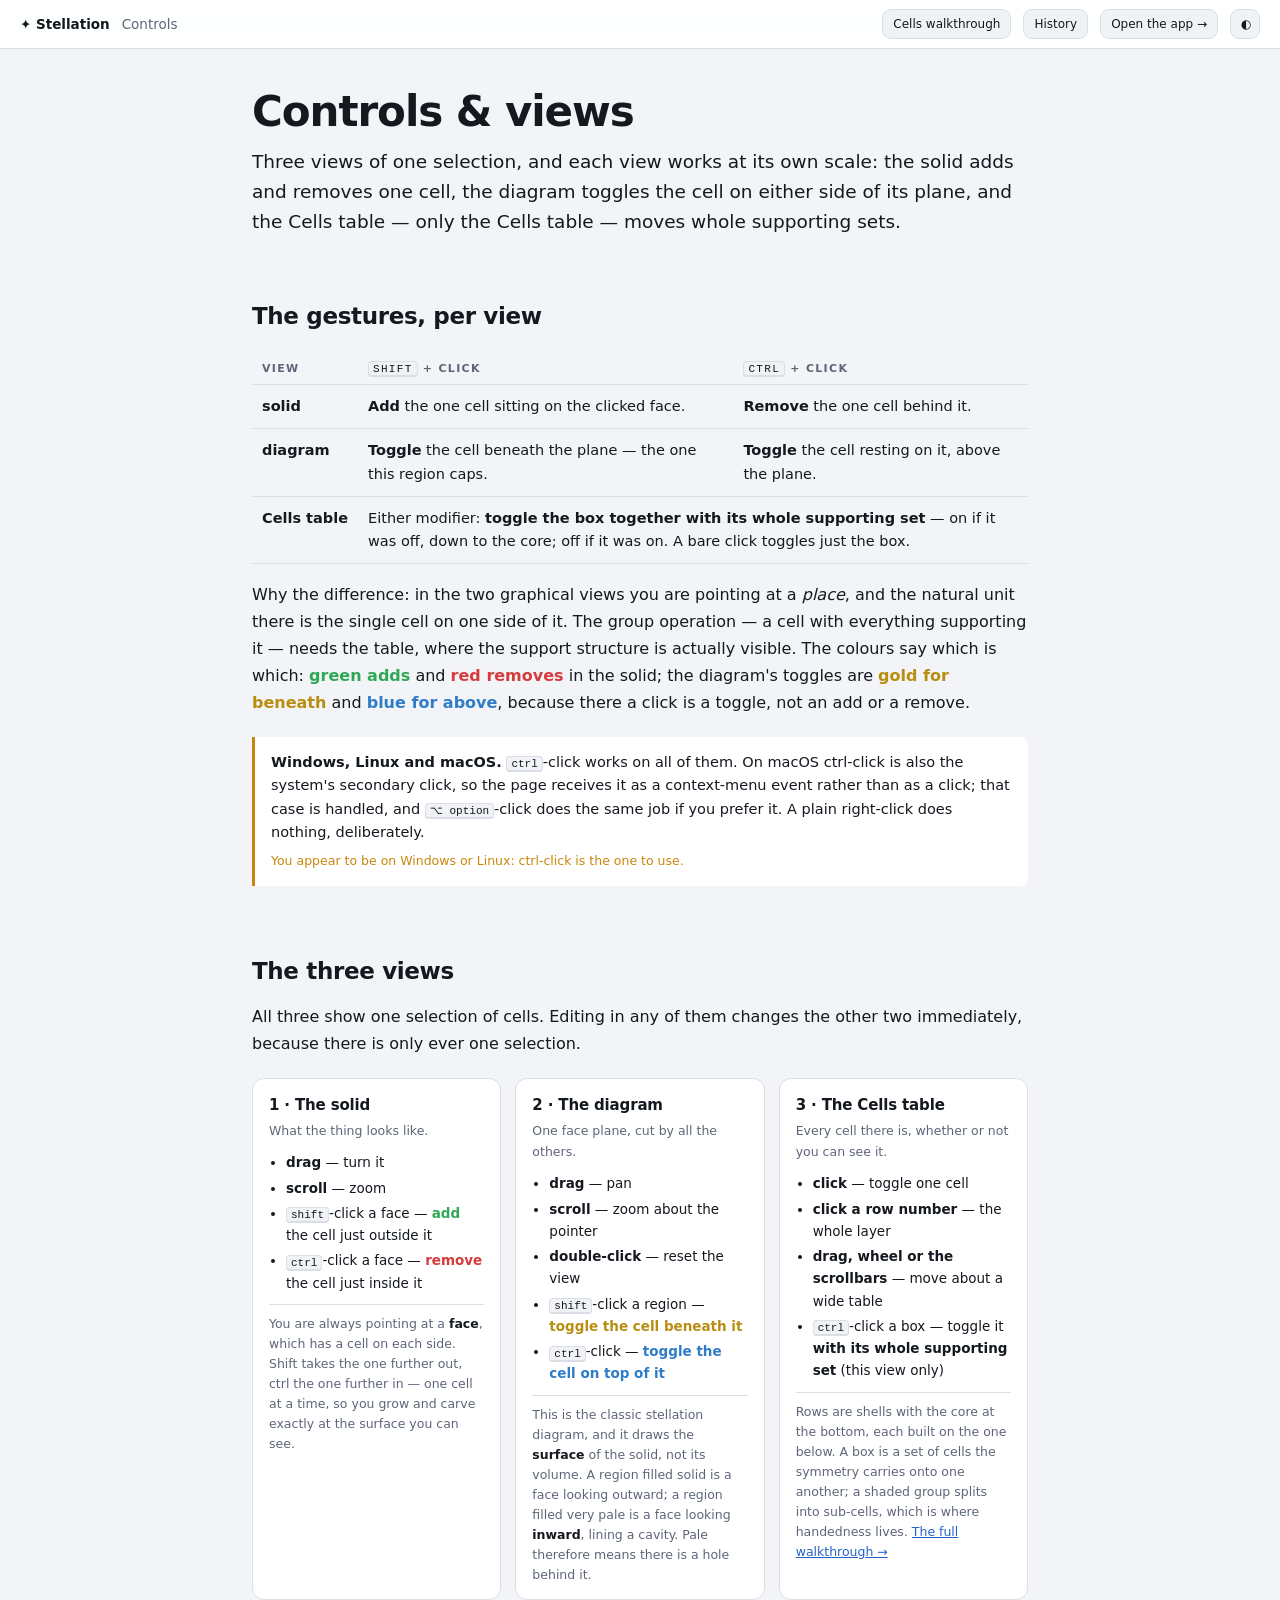
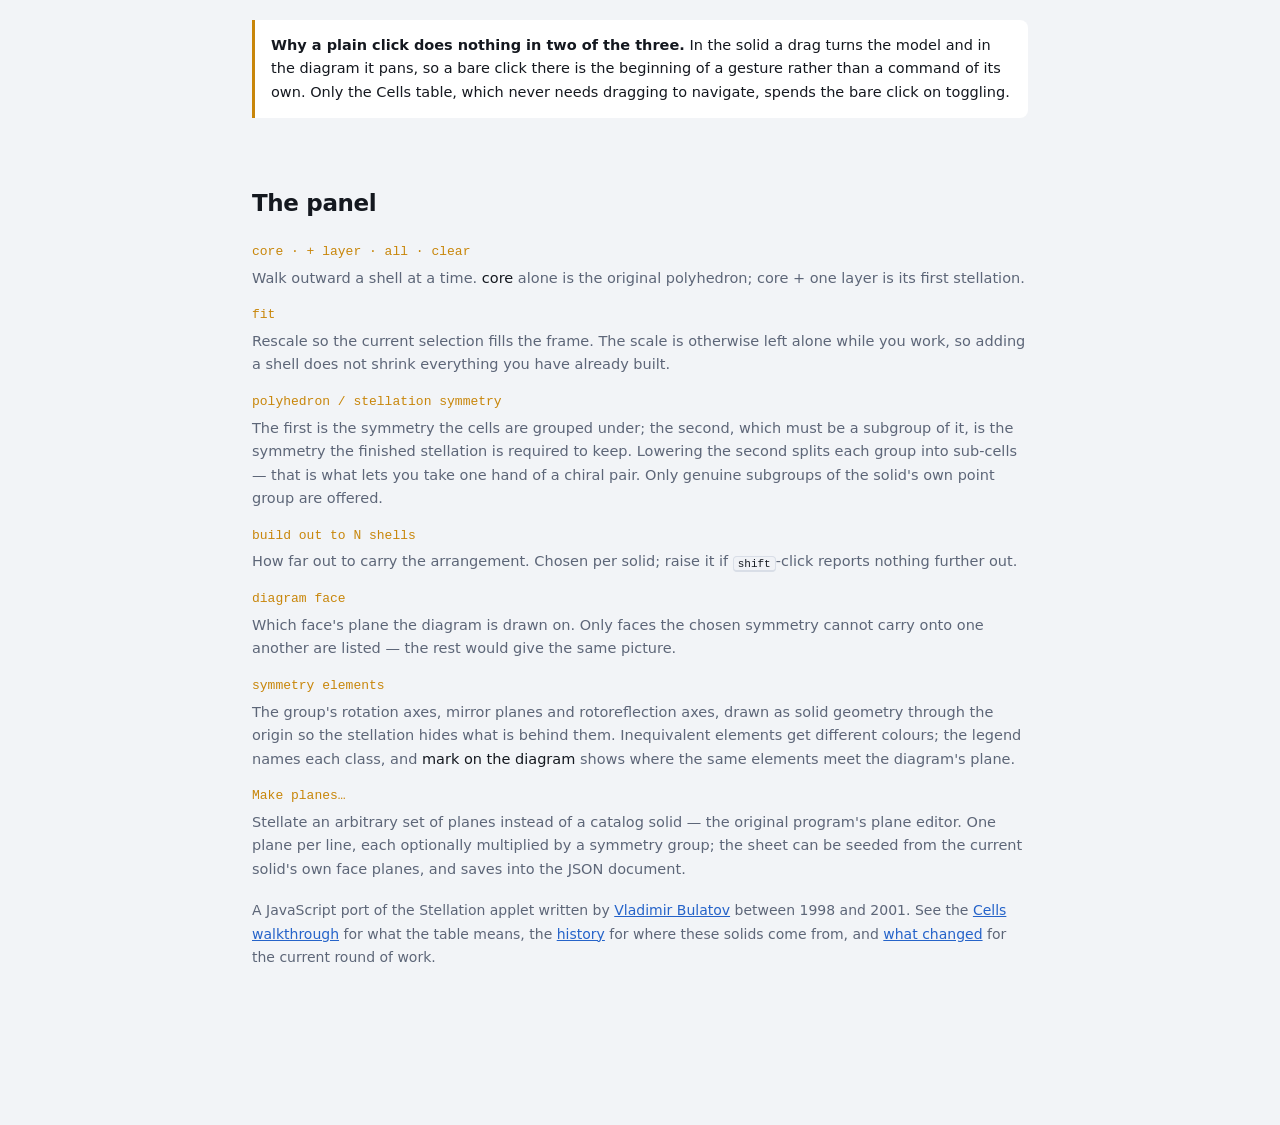
<file: docs/controls.html>
<!DOCTYPE html>
<html lang="en">
<head>
<meta charset="utf-8">
<meta name="viewport" content="width=device-width, initial-scale=1">
<title>Controls &amp; views — Stellation</title>
<meta name="description" content="The three views, and the two gestures that work the same way in all of them.">
<link rel="icon" href="data:image/svg+xml,<svg xmlns='http://www.w3.org/2000/svg' viewBox='0 0 100 100'><text y='.9em' font-size='90'>✦</text></svg>">
<link rel="stylesheet" href="css/style.css">
<link rel="stylesheet" href="css/walkthrough.css">
<link rel="stylesheet" href="css/controls.css">
<script>
  (() => {
    const saved = localStorage.getItem('theme') || 'auto';
    const dark = saved === 'dark' || (saved === 'auto' && matchMedia('(prefers-color-scheme: dark)').matches);
    document.documentElement.dataset.theme = dark ? 'dark' : 'light';
    document.documentElement.dataset.themePref = saved;
  })();
</script>
</head>
<body class="doc">

<header class="doc-head">
  <a class="brand" href="index.html">✦ Stellation</a>
  <span class="crumb">Controls</span>
  <div class="spacer"></div>
  <a class="ghost" href="walkthrough.html">Cells walkthrough</a>
  <a class="ghost" href="historical.html">History</a>
  <a class="ghost" href="index.html">Open the app →</a>
  <button id="themeBtn" class="ghost icon" title="Light / dark">◐</button>
</header>

<main class="doc-body narrow">

  <h1>Controls &amp; views</h1>
  <p class="standfirst">
    Three views of one selection, and each view works at its own scale: the solid
    adds and removes one cell, the diagram toggles the cell on either side of its
    plane, and the Cells table — only the Cells table — moves whole supporting sets.
  </p>

  <!-- ══════════════════════════════════════════════ -->
  <section id="gestures">
    <h2>The gestures, per view</h2>

    <table class="keys-table">
      <thead>
        <tr><th>View</th><th><kbd>shift</kbd> + click</th><th><kbd class="kSub">ctrl</kbd> + click</th></tr>
      </thead>
      <tbody>
        <tr>
          <td><b>solid</b></td>
          <td><b class="add">Add</b> the one cell sitting on the clicked face.</td>
          <td><b class="rem">Remove</b> the one cell behind it.</td>
        </tr>
        <tr>
          <td><b>diagram</b></td>
          <td><b class="below">Toggle</b> the cell beneath the plane — the one this
            region caps.</td>
          <td><b class="above">Toggle</b> the cell resting on it, above the plane.</td>
        </tr>
        <tr>
          <td><b>Cells table</b></td>
          <td colspan="2">Either modifier: <b>toggle the box together with its whole
            supporting set</b> — on if it was off, down to the core; off if it was on.
            A bare click toggles just the box.</td>
        </tr>
      </tbody>
    </table>

    <p>
      Why the difference: in the two graphical views you are pointing at a
      <em>place</em>, and the natural unit there is the single cell on one side of
      it. The group operation — a cell with everything supporting it — needs the
      table, where the support structure is actually visible. The colours say which
      is which: <b class="add">green adds</b> and <b class="rem">red removes</b> in
      the solid; the diagram's toggles are <b class="below">gold for beneath</b> and
      <b class="above">blue for above</b>, because there a click is a toggle, not an
      add or a remove.
    </p>

    <aside class="note-box" id="platform">
      <b>Windows, Linux and macOS.</b> <kbd>ctrl</kbd>-click works on all of them. On
      macOS ctrl-click is also the system's secondary click, so the page receives it
      as a context-menu event rather than as a click; that case is handled, and
      <kbd>⌥ option</kbd>-click does the same job if you prefer it. A plain
      right-click does nothing, deliberately.
      <span id="youAreOn" class="you"></span>
    </aside>
  </section>

  <!-- ══════════════════════════════════════════════ -->
  <section id="views">
    <h2>The three views</h2>
    <p>
      All three show one selection of cells. Editing in any of them changes the other
      two immediately, because there is only ever one selection.
    </p>

    <div class="viewcards">
      <article class="viewcard">
        <h3>1 · The solid</h3>
        <p class="what">What the thing looks like.</p>
        <ul>
          <li><b>drag</b> — turn it</li>
          <li><b>scroll</b> — zoom</li>
          <li><kbd>shift</kbd>-click a face — <b class="add">add</b> the cell just outside it</li>
          <li><kbd class="kSub">ctrl</kbd>-click a face — <b class="rem">remove</b> the cell just inside it</li>
        </ul>
        <p class="tip">
          You are always pointing at a <em>face</em>, which has a cell on each side.
          Shift takes the one further out, ctrl the one further in — one cell at a
          time, so you grow and carve exactly at the surface you can see.
        </p>
      </article>

      <article class="viewcard">
        <h3>2 · The diagram</h3>
        <p class="what">One face plane, cut by all the others.</p>
        <ul>
          <li><b>drag</b> — pan</li>
          <li><b>scroll</b> — zoom about the pointer</li>
          <li><b>double-click</b> — reset the view</li>
          <li><kbd>shift</kbd>-click a region — <b class="below">toggle the cell beneath it</b></li>
          <li><kbd class="kSub">ctrl</kbd>-click — <b class="above">toggle the cell on top of it</b></li>
        </ul>
        <p class="tip">
          This is the classic stellation diagram, and it draws the <em>surface</em> of
          the solid, not its volume. A region filled solid is a face looking outward;
          a region filled very pale is a face looking <em>inward</em>, lining a
          cavity. Pale therefore means there is a hole behind it.
        </p>
      </article>

      <article class="viewcard">
        <h3>3 · The Cells table</h3>
        <p class="what">Every cell there is, whether or not you can see it.</p>
        <ul>
          <li><b>click</b> — toggle one cell</li>
          <li><b>click a row number</b> — the whole layer</li>
          <li><b>drag, wheel or the scrollbars</b> — move about a wide table</li>
          <li><kbd class="kSub">ctrl</kbd>-click a box — toggle it <b>with its whole
            supporting set</b> (this view only)</li>
        </ul>
        <p class="tip">
          Rows are shells with the core at the bottom, each built on the one below.
          A box is a set of cells the symmetry carries onto one another; a shaded
          group splits into sub-cells, which is where handedness lives.
          <a href="walkthrough.html">The full walkthrough →</a>
        </p>
      </article>
    </div>

    <aside class="note-box">
      <b>Why a plain click does nothing in two of the three.</b> In the solid a drag
      turns the model and in the diagram it pans, so a bare click there is the
      beginning of a gesture rather than a command of its own. Only the Cells table,
      which never needs dragging to navigate, spends the bare click on toggling.
    </aside>
  </section>

  <!-- ══════════════════════════════════════════════ -->
  <section id="panel">
    <h2>The panel</h2>
    <dl class="settings">
      <dt>core · + layer · all · clear</dt>
      <dd>Walk outward a shell at a time. <em>core</em> alone is the original
        polyhedron; core + one layer is its first stellation.</dd>

      <dt>fit</dt>
      <dd>Rescale so the current selection fills the frame. The scale is otherwise
        left alone while you work, so adding a shell does not shrink everything you
        have already built.</dd>

      <dt>polyhedron / stellation symmetry</dt>
      <dd>The first is the symmetry the cells are grouped under; the second, which
        must be a subgroup of it, is the symmetry the finished stellation is required
        to keep. Lowering the second splits each group into sub-cells — that is what
        lets you take one hand of a chiral pair. Only genuine subgroups of the solid's
        own point group are offered.</dd>

      <dt>build out to N shells</dt>
      <dd>How far out to carry the arrangement. Chosen per solid; raise it if
        <kbd>shift</kbd>-click reports nothing further out.</dd>

      <dt>diagram face</dt>
      <dd>Which face's plane the diagram is drawn on. Only faces the chosen symmetry
        cannot carry onto one another are listed — the rest would give the same
        picture.</dd>

      <dt>symmetry elements</dt>
      <dd>The group's rotation axes, mirror planes and rotoreflection axes, drawn as
        solid geometry through the origin so the stellation hides what is behind
        them. Inequivalent elements get different colours; the legend names each
        class, and <em>mark on the diagram</em> shows where the same elements meet
        the diagram's plane.</dd>

      <dt>Make planes…</dt>
      <dd>Stellate an arbitrary set of planes instead of a catalog solid — the
        original program's plane editor. One plane per line, each optionally
        multiplied by a symmetry group; the sheet can be seeded from the current
        solid's own face planes, and saves into the JSON document.</dd>
    </dl>
  </section>

  <p class="colophon">
    A JavaScript port of the Stellation applet written by
    <a href="http://bulatov.org/polyhedra/stellation_applet/" target="_blank" rel="noopener">Vladimir Bulatov</a>
    between 1998 and 2001. See the <a href="walkthrough.html">Cells walkthrough</a>
    for what the table means, the <a href="historical.html">history</a> for where
    these solids come from, and <a href="changes.html">what changed</a> for the
    current round of work.
  </p>

</main>

<script type="module">
  import { labelKeys, isMac } from './js/platform.js';
  labelKeys();
  const you = document.querySelector('#youAreOn');
  if (you) you.textContent = isMac
    ? 'You appear to be on macOS: ctrl-click and option-click both work.'
    : 'You appear to be on Windows or Linux: ctrl-click is the one to use.';
  const btn = document.querySelector('#themeBtn');
  const apply = (pref) => {
    const dark = pref === 'dark' || (pref === 'auto' && matchMedia('(prefers-color-scheme: dark)').matches);
    document.documentElement.dataset.theme = dark ? 'dark' : 'light';
    document.documentElement.dataset.themePref = pref;
    btn.textContent = pref === 'auto' ? '◐' : pref === 'dark' ? '●' : '○';
  };
  btn.onclick = () => {
    const order = ['auto', 'light', 'dark'];
    const cur = document.documentElement.dataset.themePref || 'auto';
    const next = order[(order.indexOf(cur) + 1) % order.length];
    localStorage.setItem('theme', next);
    apply(next);
  };
  apply(localStorage.getItem('theme') || 'auto');
</script>
</body>
</html>
</file>
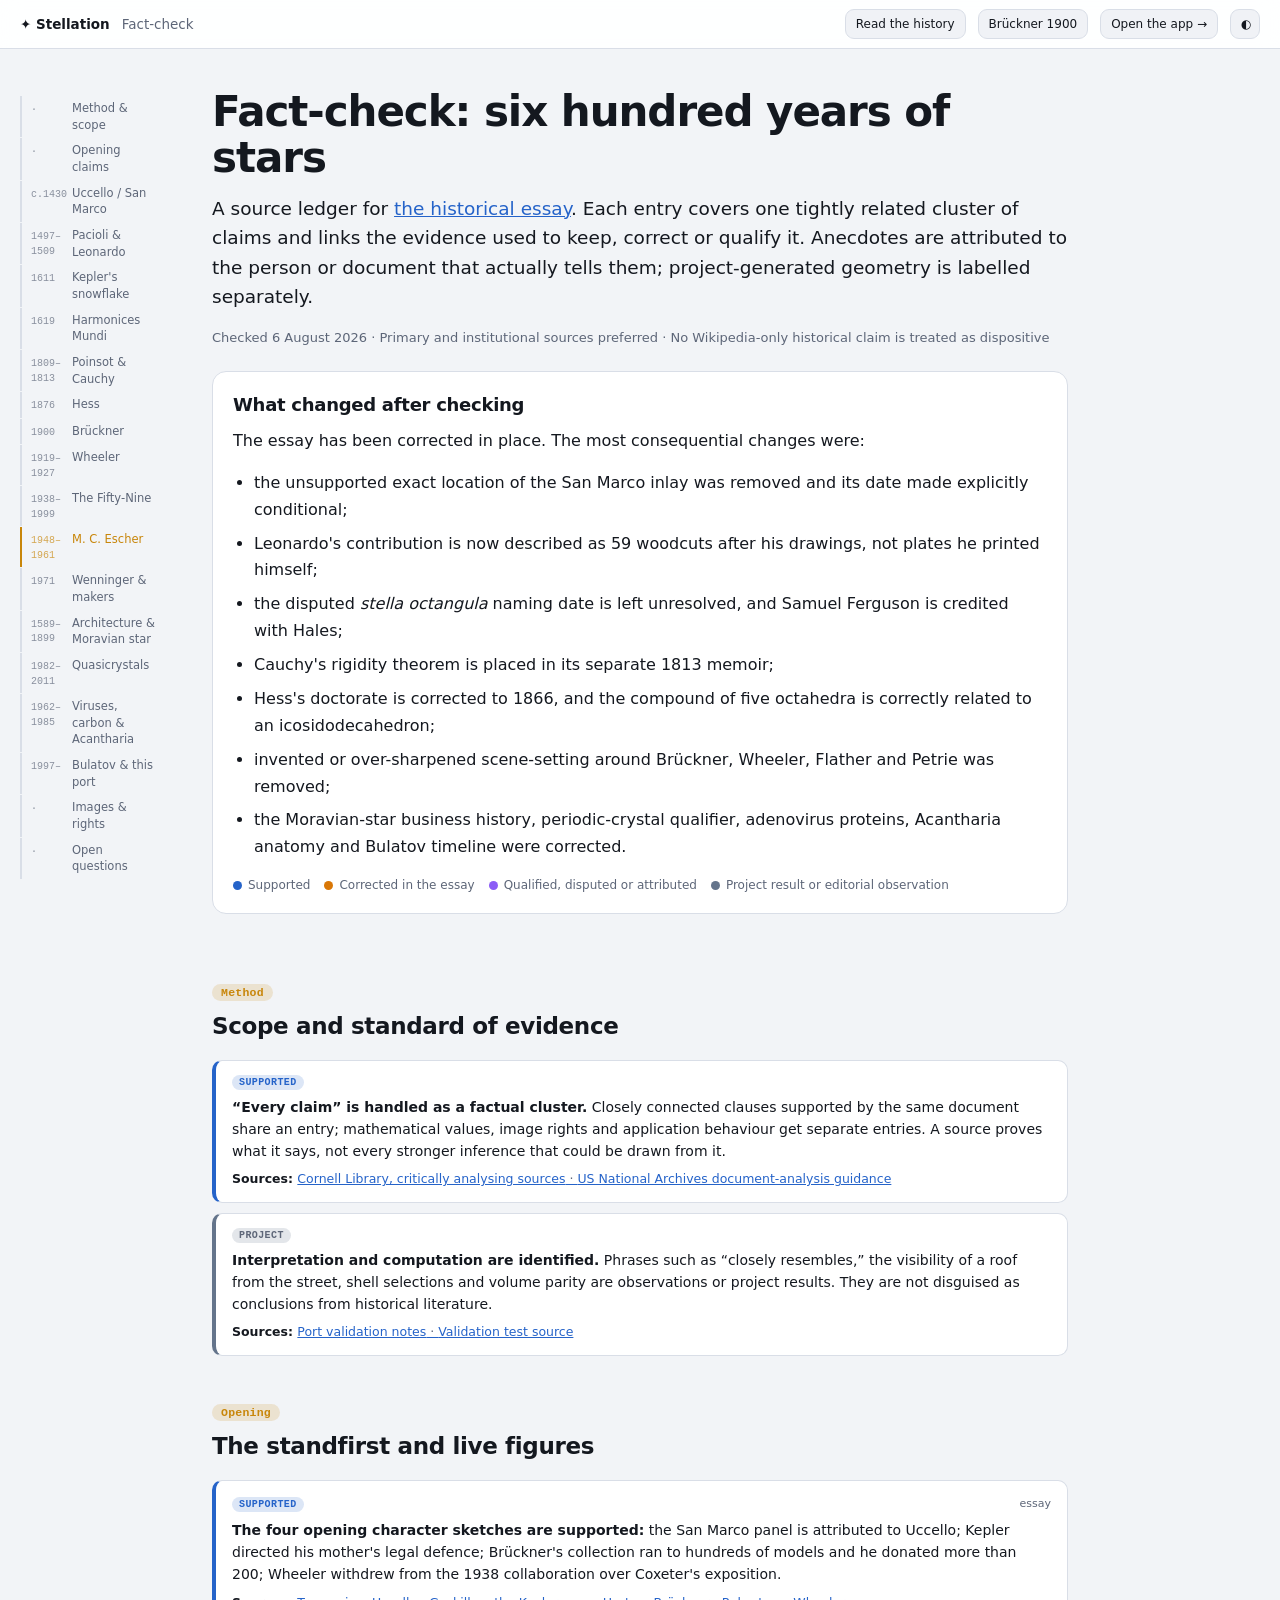
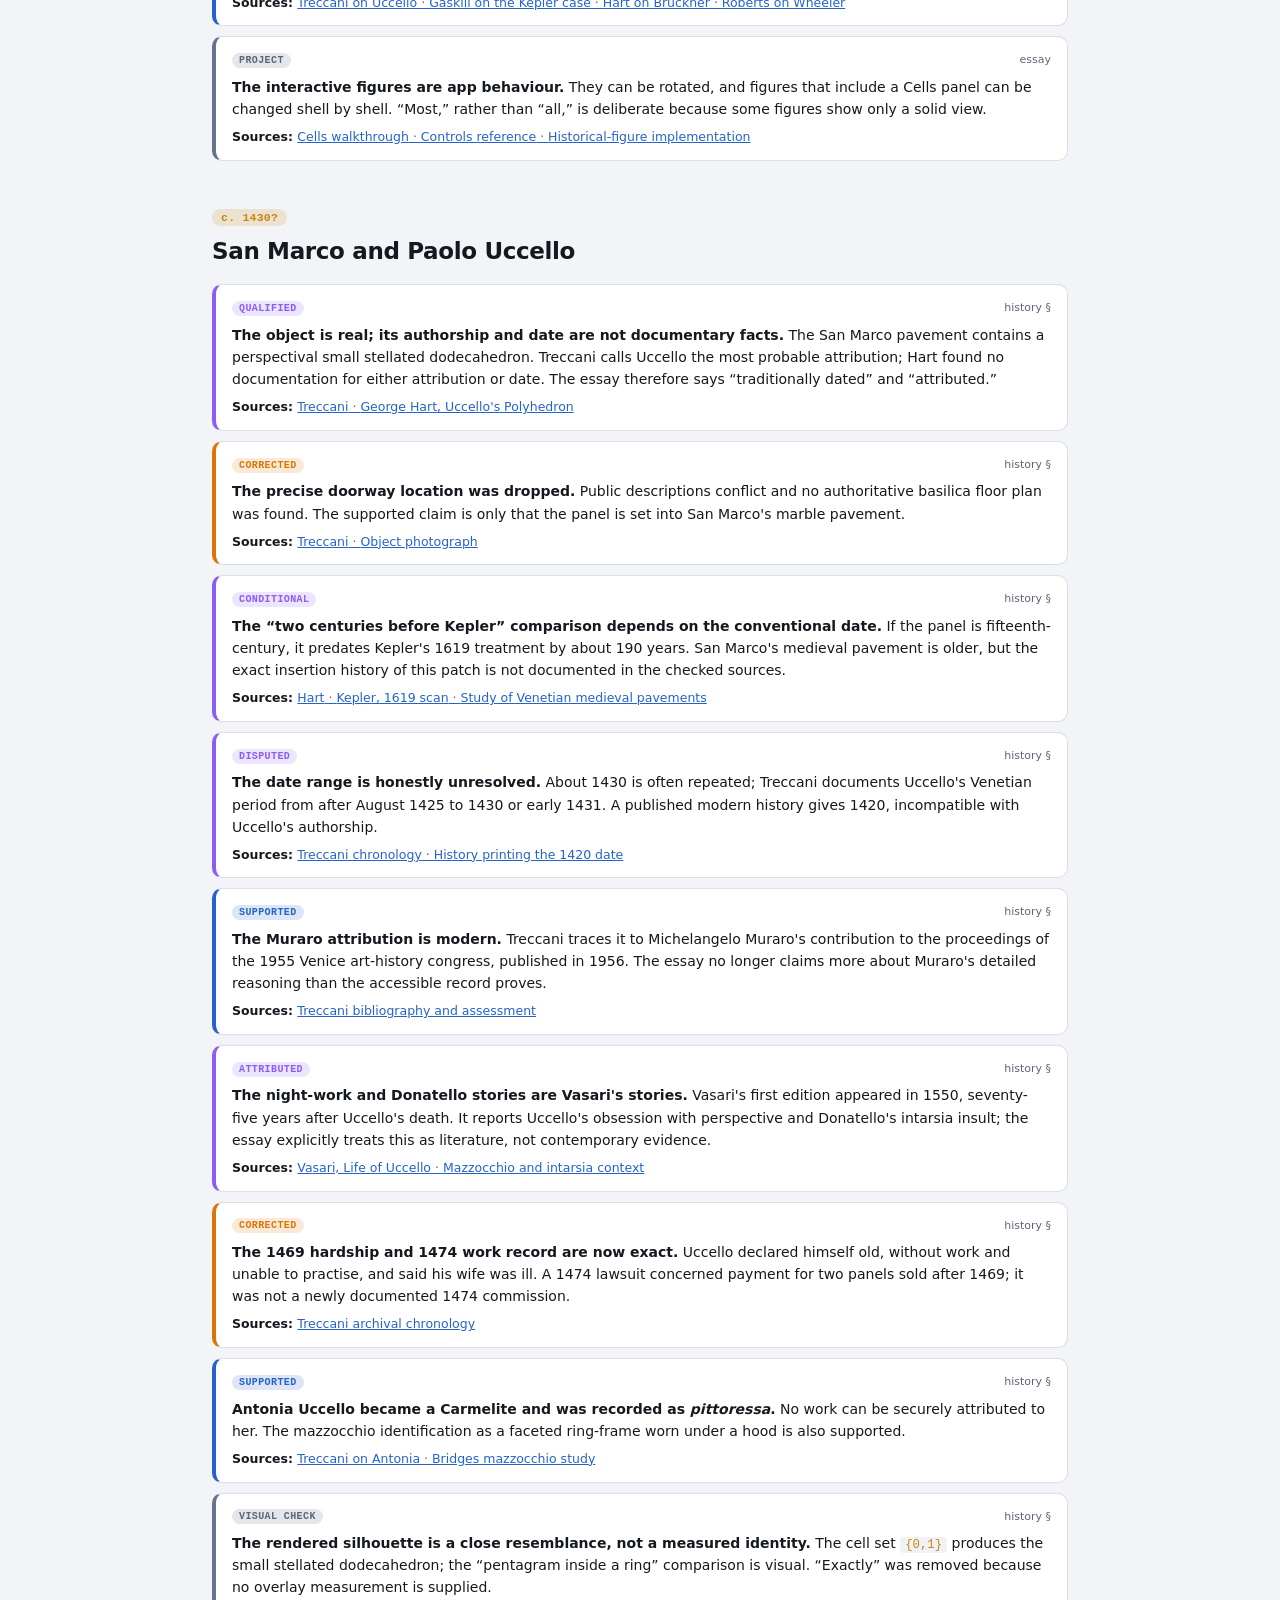
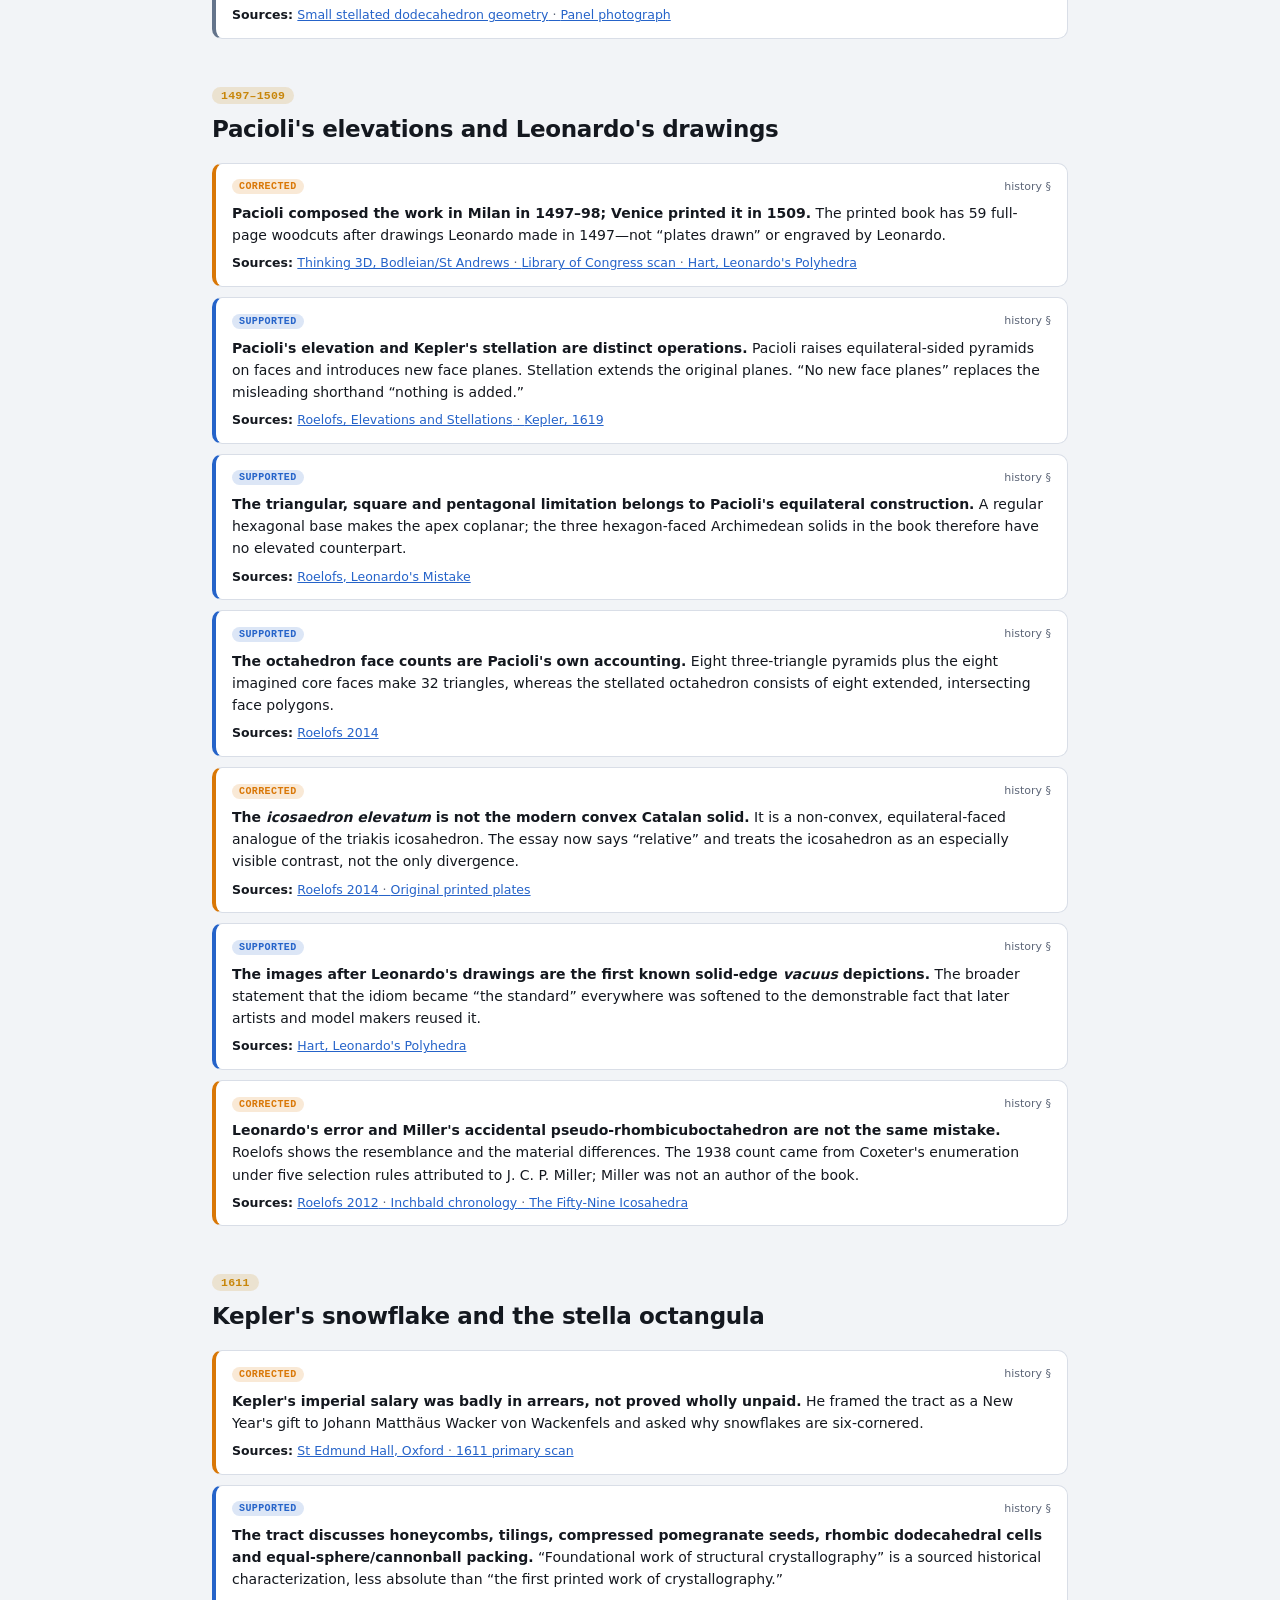
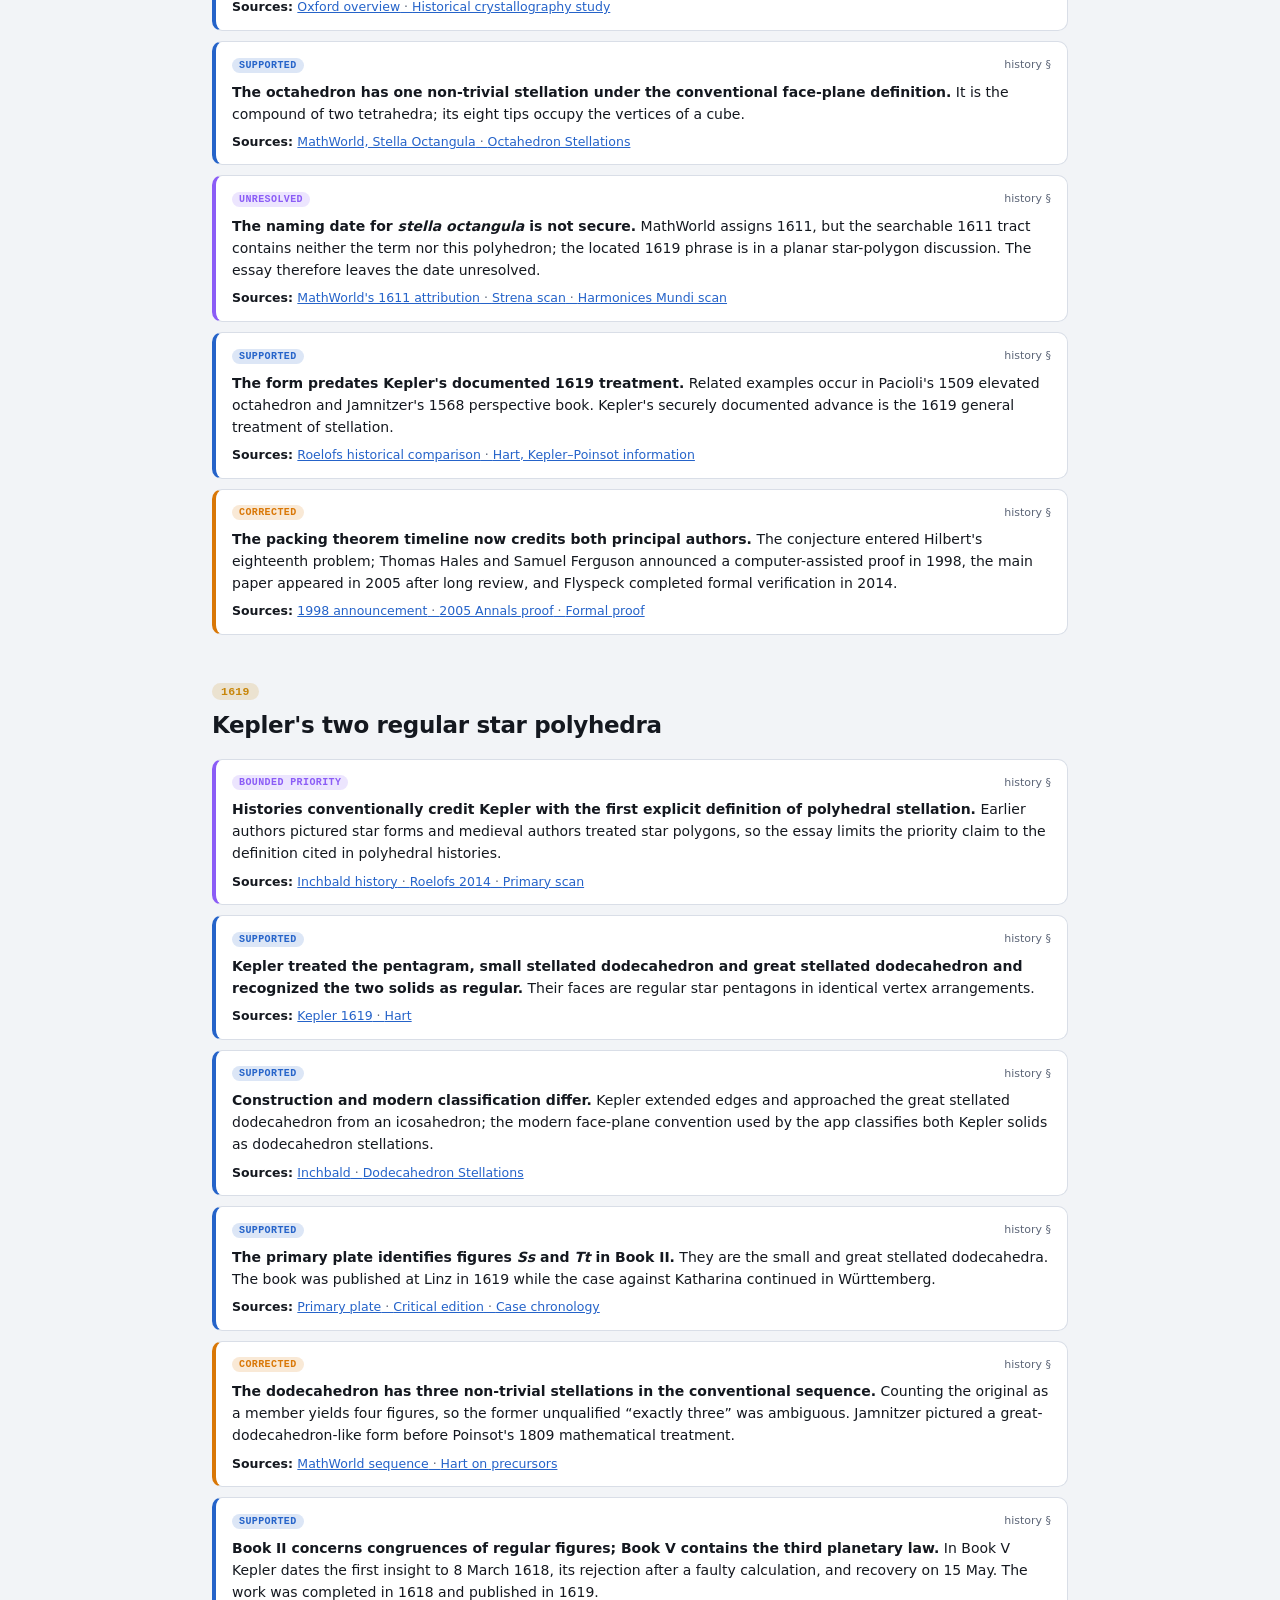
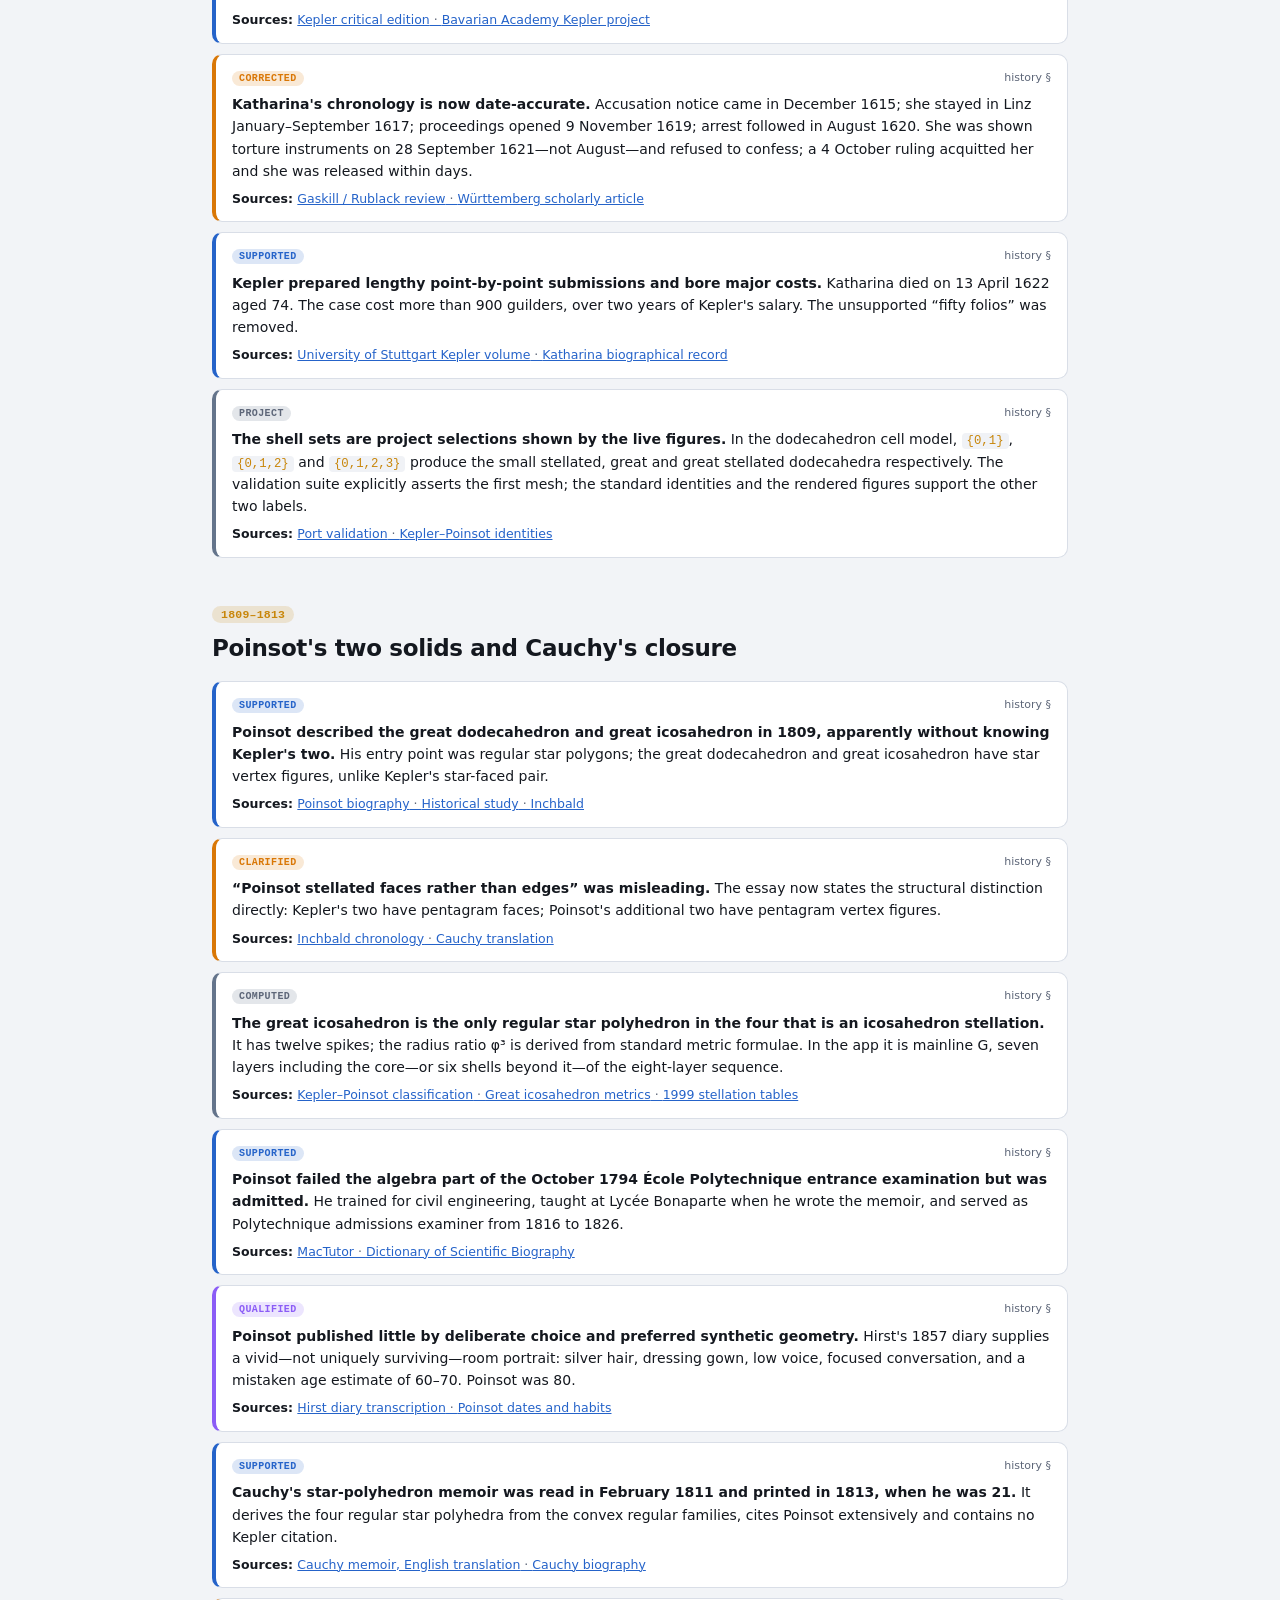
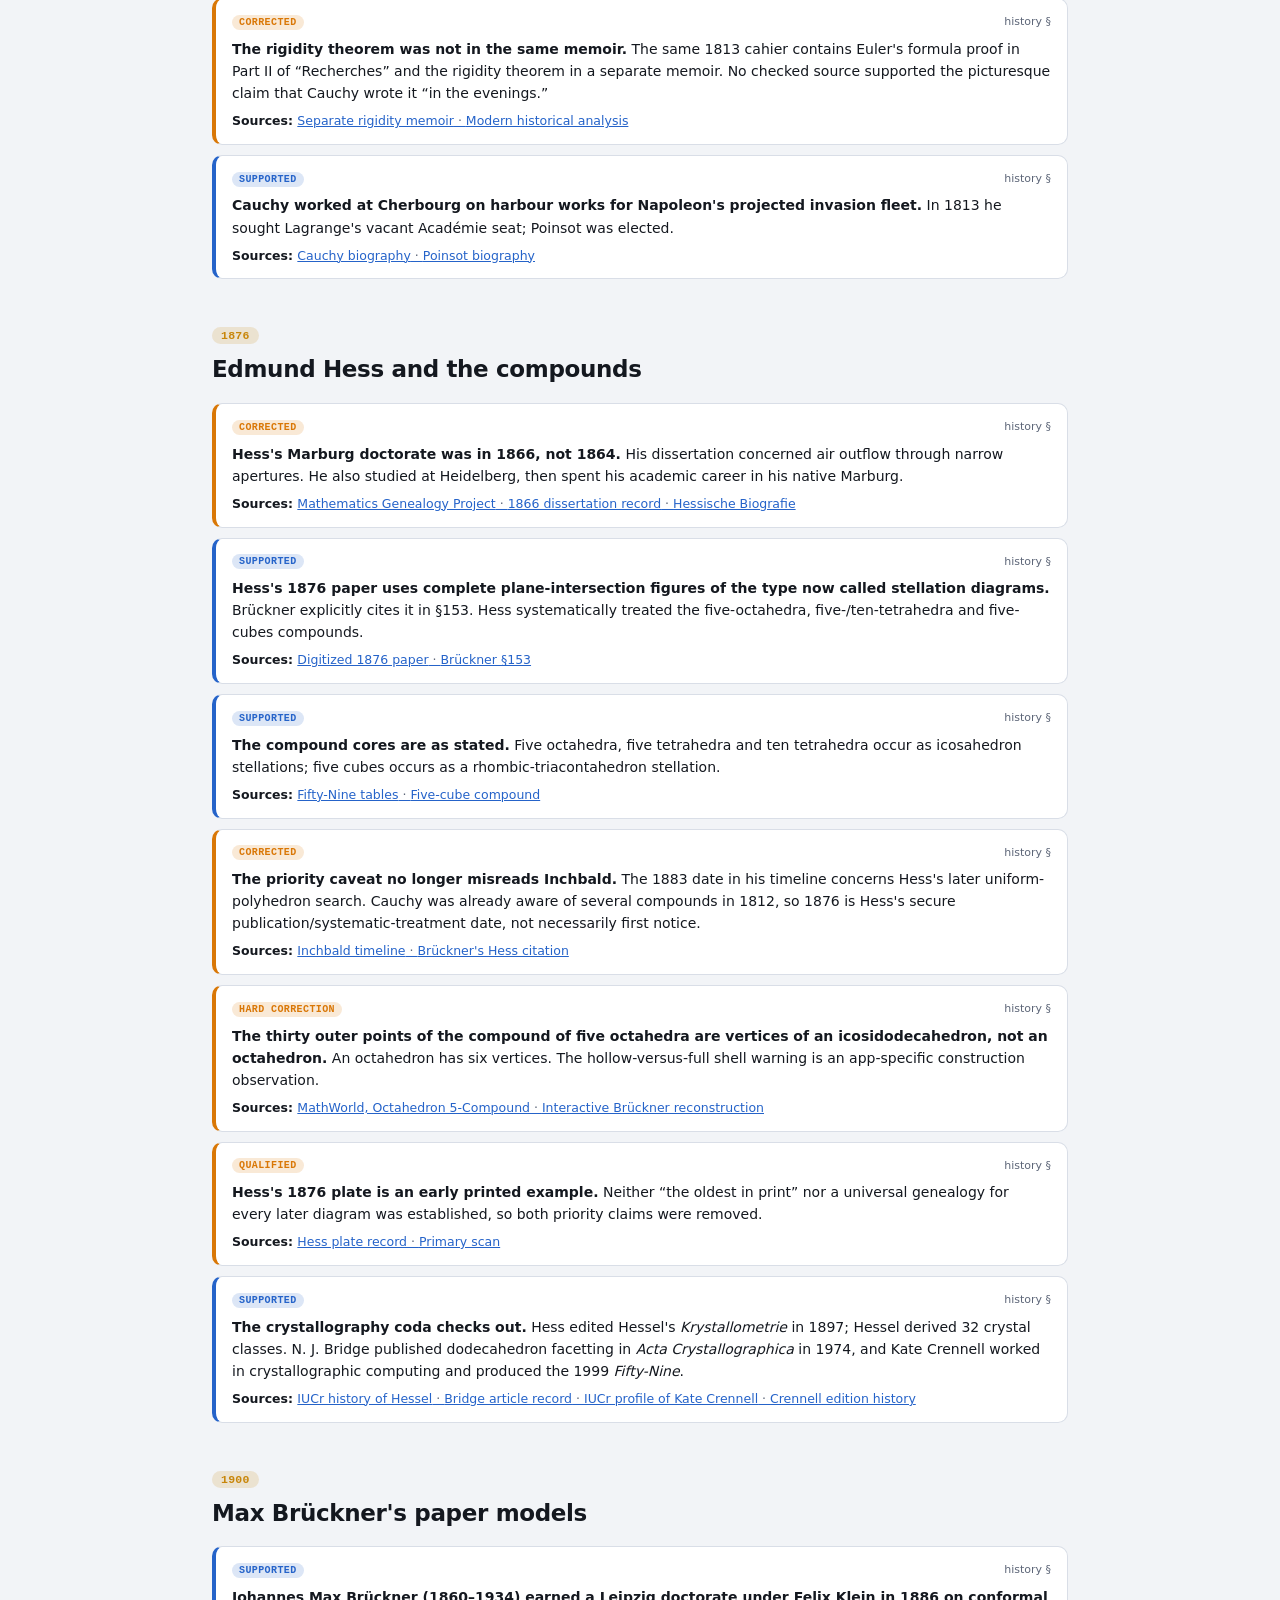
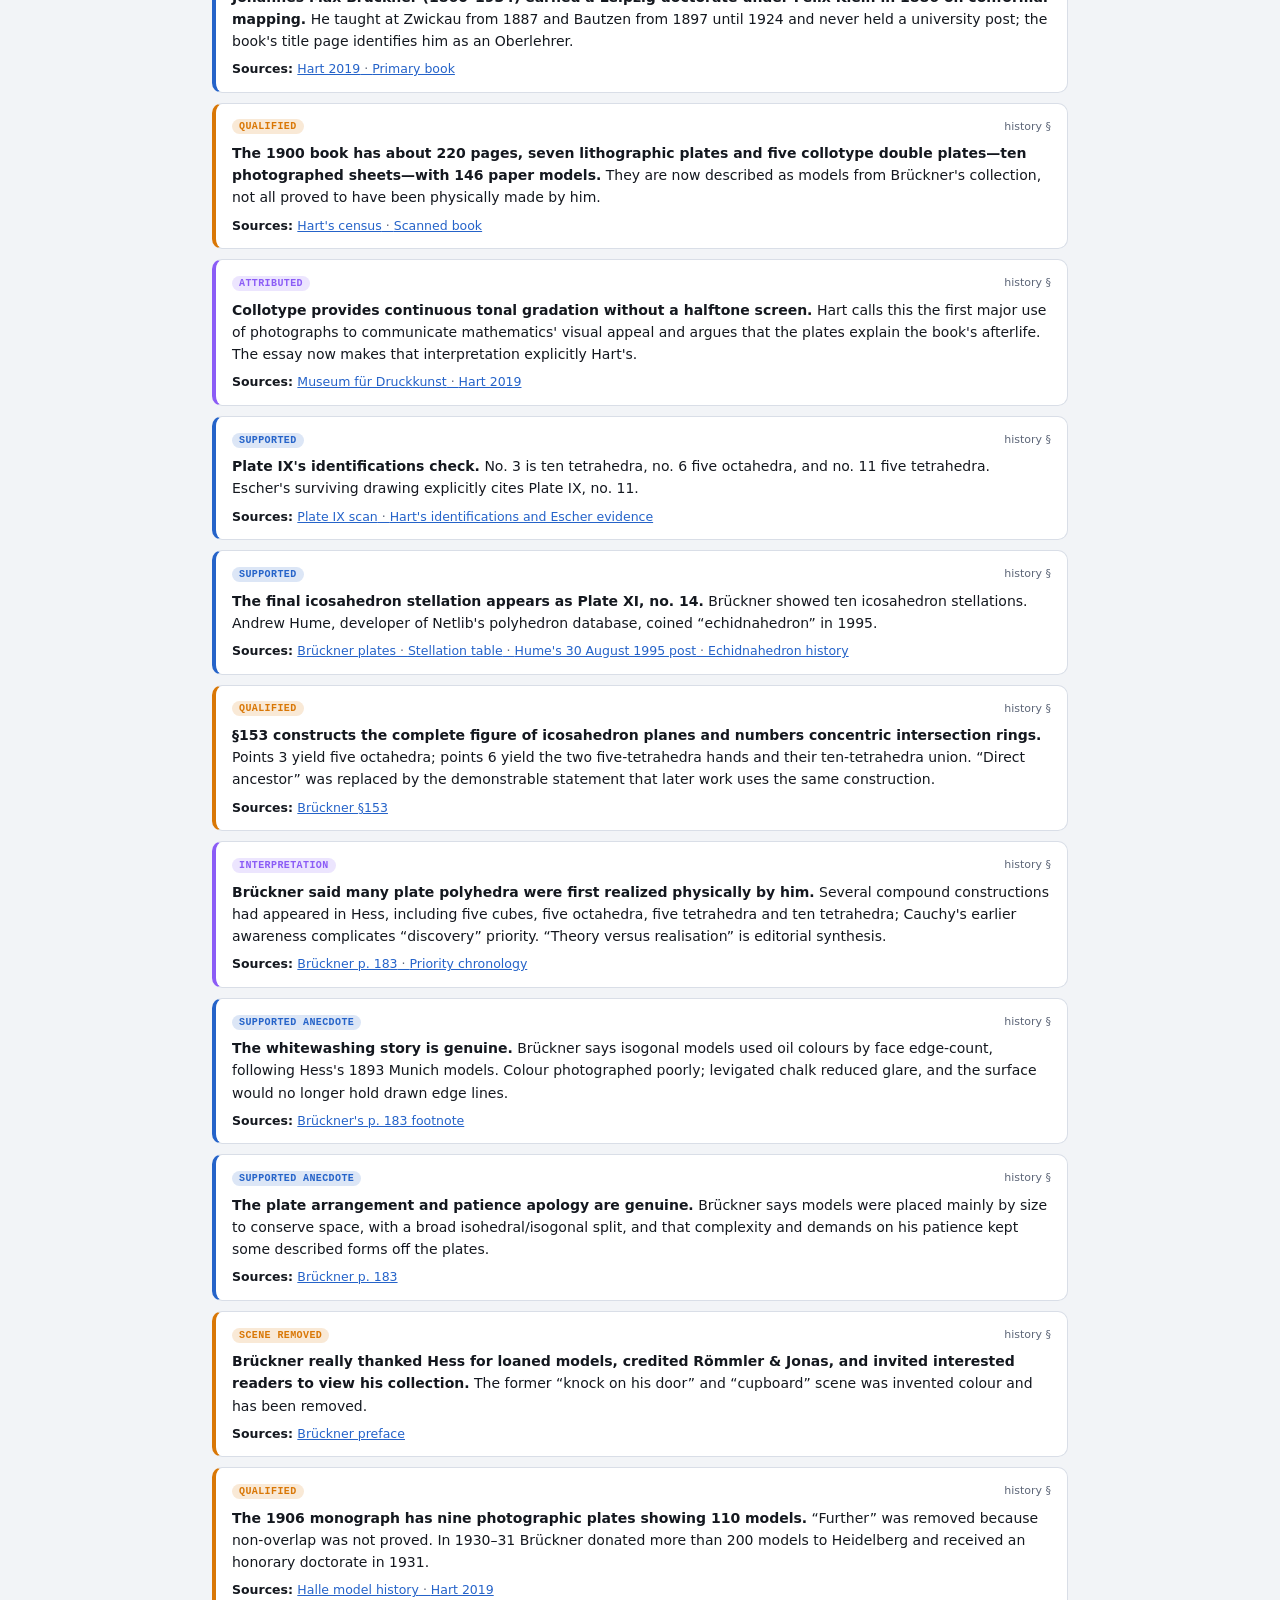
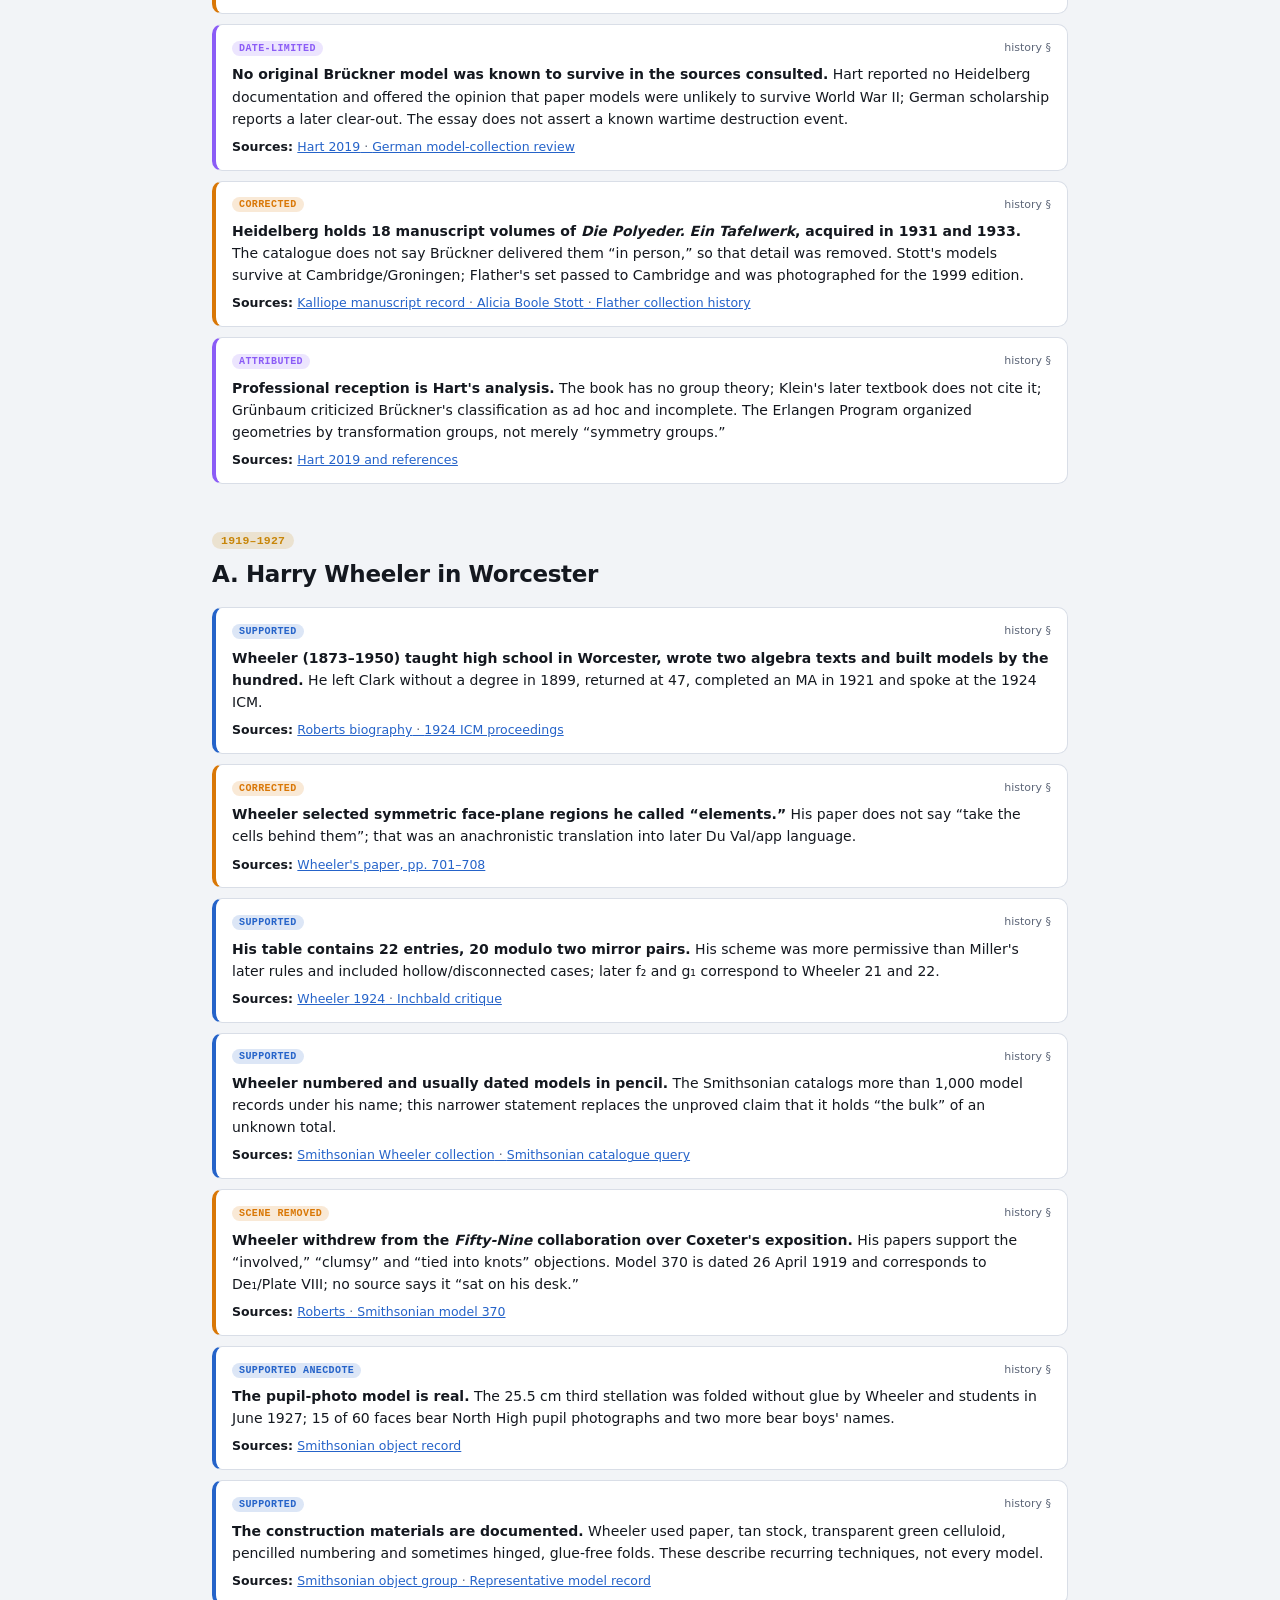
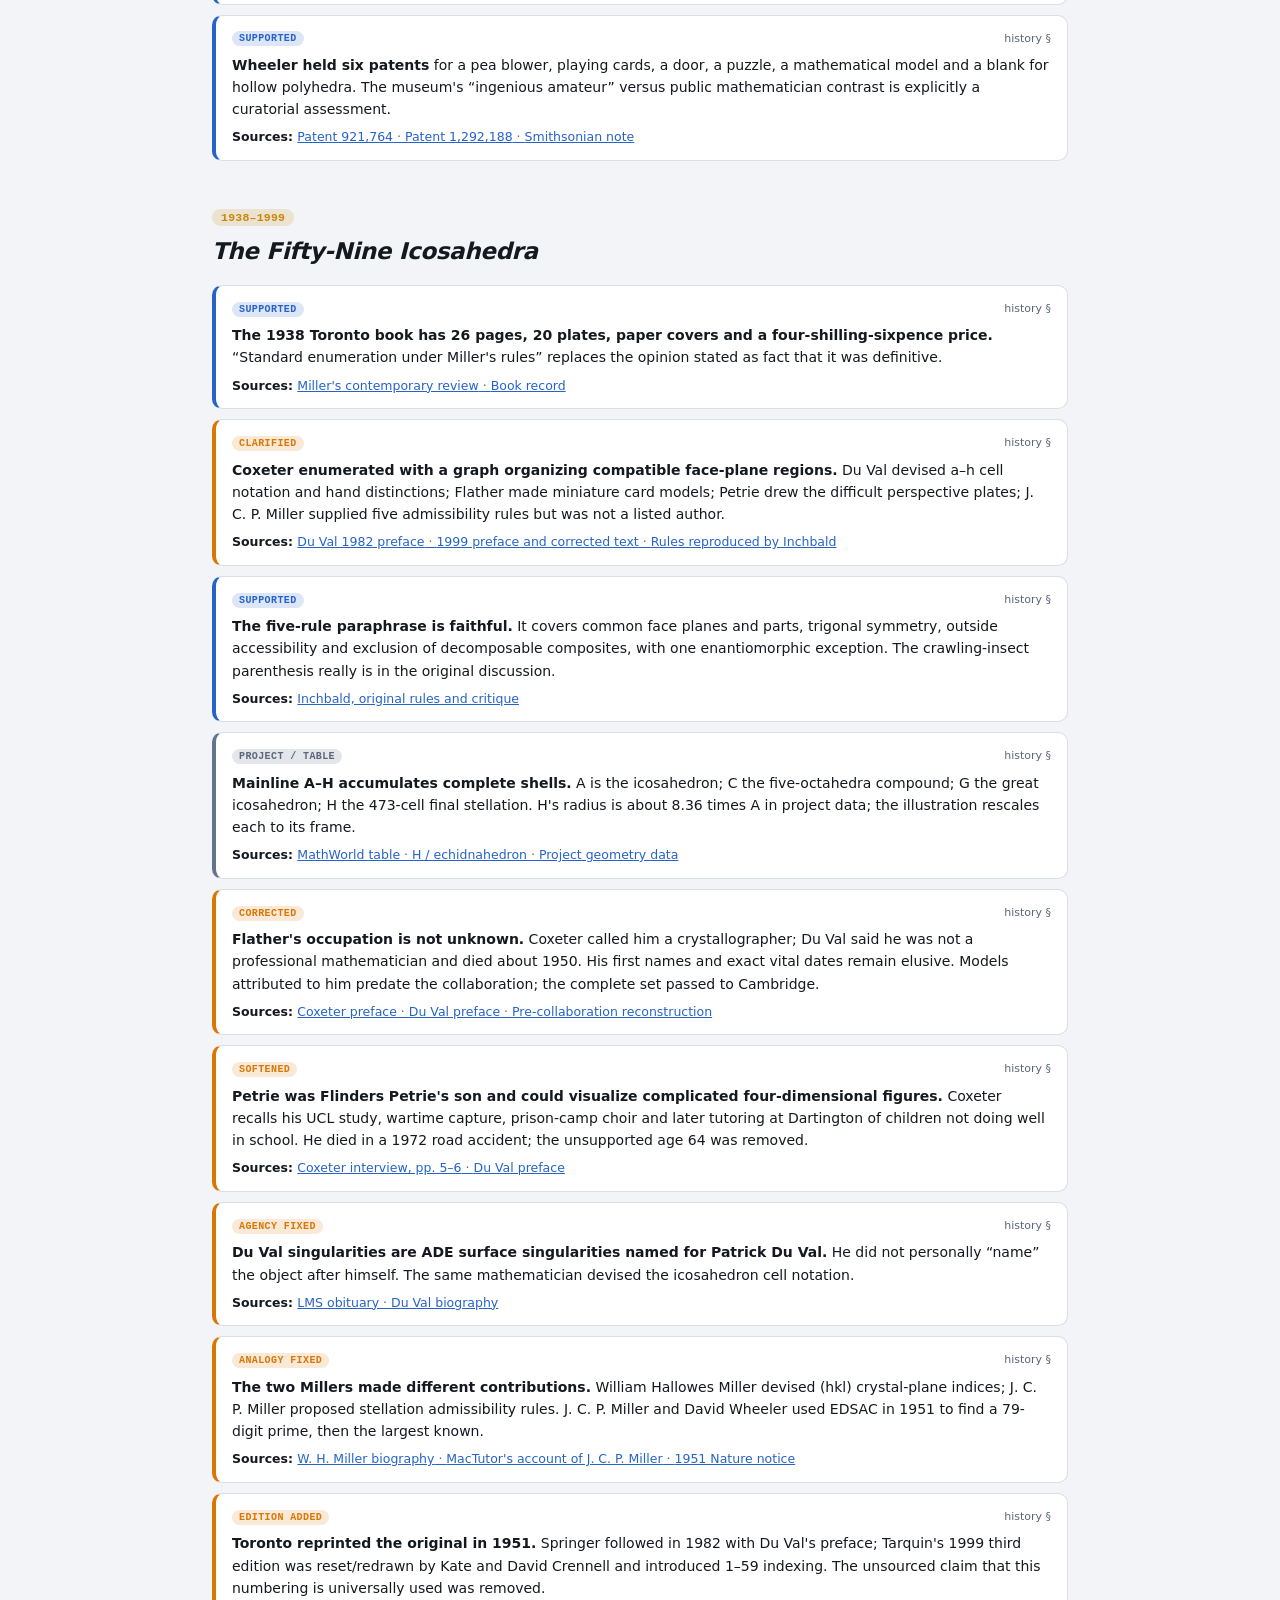
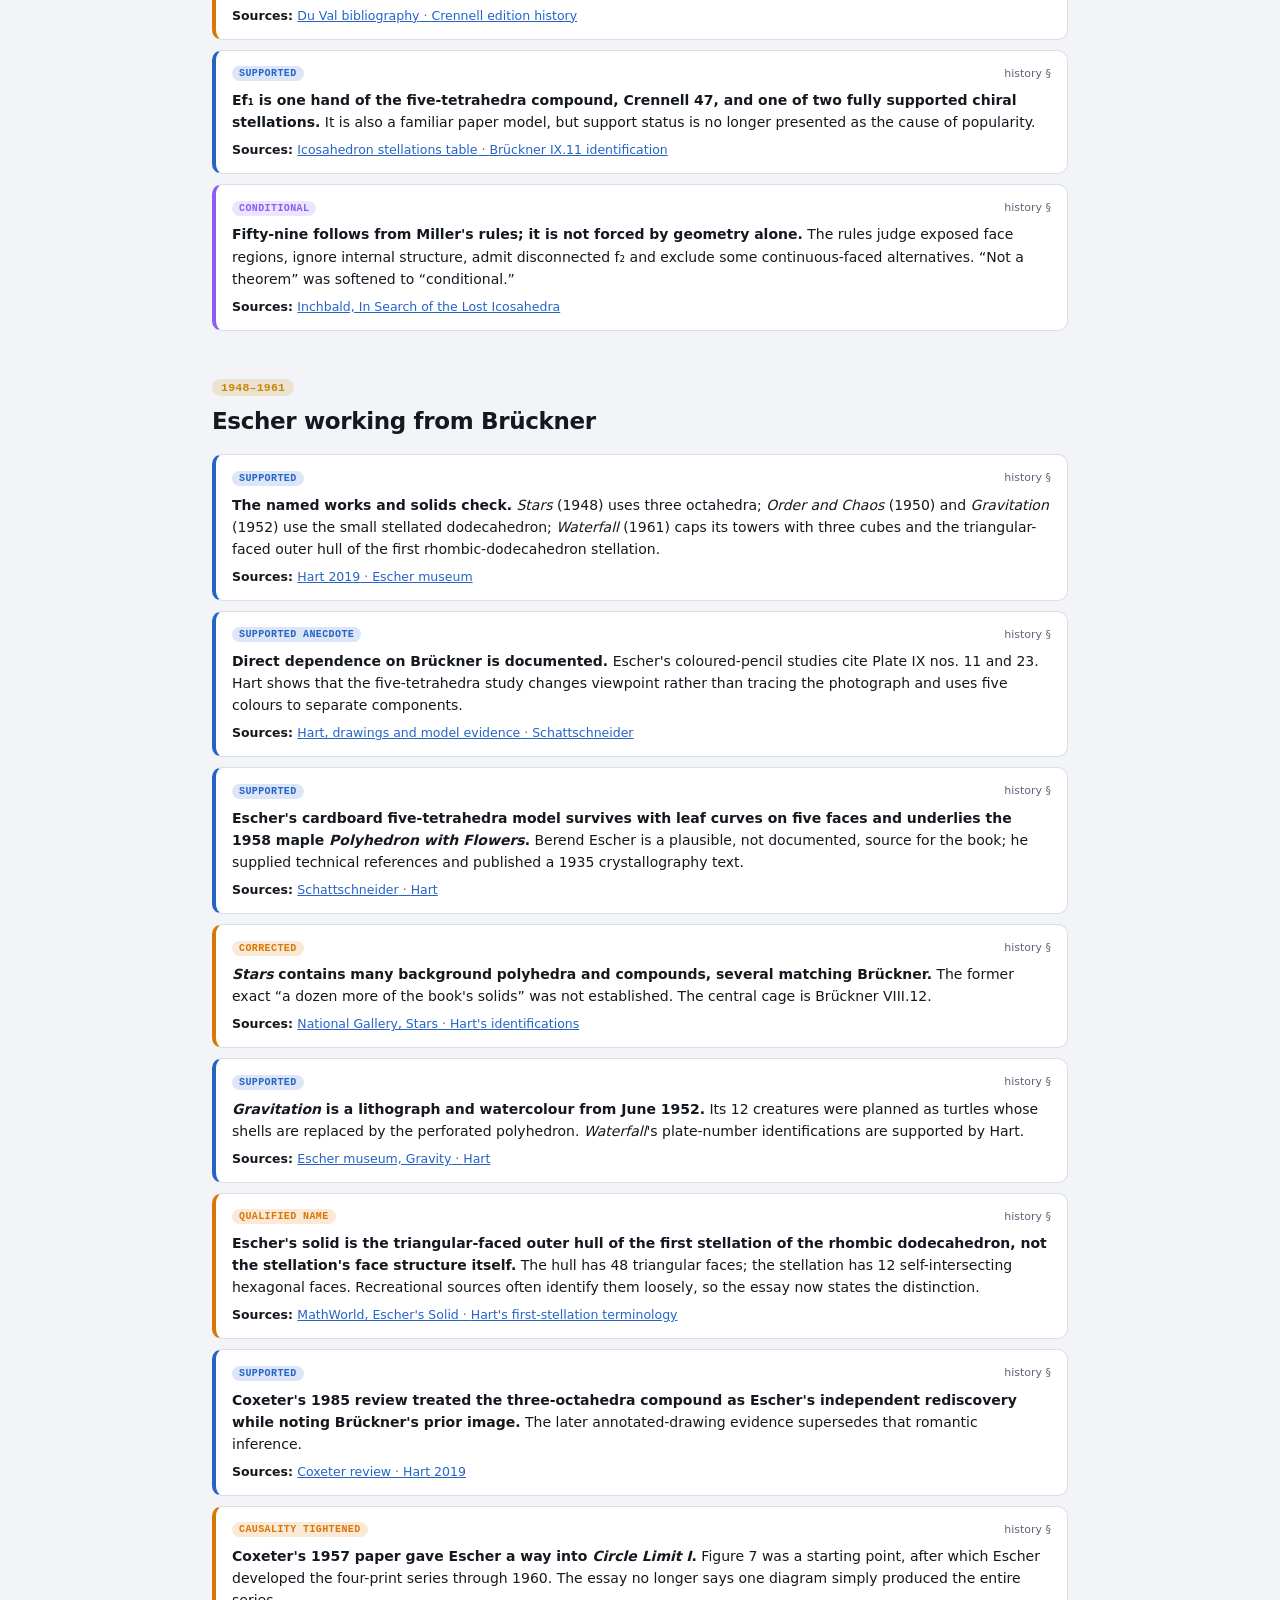
<file: docs/historical-fact-check.html>
<!DOCTYPE html>
<html lang="en">
<head>
<meta charset="utf-8">
<meta name="viewport" content="width=device-width, initial-scale=1">
<title>Fact-check: A history of stellations — Stellation</title>
<meta name="description" content="A claim-by-claim source ledger for Six hundred years of stars, with corrections, qualifications, primary sources and image credits.">
<link rel="icon" href="data:image/svg+xml,<svg xmlns='http://www.w3.org/2000/svg' viewBox='0 0 100 100'><text y='.9em' font-size='90'>✦</text></svg>">
<link rel="stylesheet" href="css/style.css">
<link rel="stylesheet" href="css/walkthrough.css">
<link rel="stylesheet" href="css/historical.css">
<style>
  main.doc-body { max-width: 900px; }
  .audit-meta { margin: 0 0 24px; color: var(--dim); font-size: 13px; }
  .audit-box {
    margin: 22px 0;
    padding: 18px 20px;
    border: 1px solid var(--line);
    border-radius: 14px;
    background: var(--panel);
  }
  .audit-box h2 { margin: 0 0 8px; font-size: 18px; }
  .audit-box p:last-child, .audit-box ul:last-child { margin-bottom: 0; }
  .audit-box ul { margin: 10px 0 0; padding-left: 21px; }
  .audit-box li { margin: 7px 0; }
  .legend { display: flex; flex-wrap: wrap; gap: 8px 14px; margin: 14px 0 0; }
  .legend span { display: inline-flex; align-items: center; gap: 6px; color: var(--dim); font-size: 12px; }
  .dot { width: 9px; height: 9px; border-radius: 50%; background: var(--accent-2); }
  .dot.corrected { background: #d97706; }
  .dot.qualified { background: #8b5cf6; }
  .dot.project { background: #64748b; }
  .claim-list { display: grid; gap: 10px; }
  .claim {
    position: relative;
    padding: 14px 16px 13px;
    border: 1px solid var(--line);
    border-left: 4px solid var(--accent-2);
    border-radius: 10px;
    background: var(--panel);
    scroll-margin-top: 70px;
  }
  .claim.corrected { border-left-color: #d97706; }
  .claim.qualified { border-left-color: #8b5cf6; }
  .claim.project { border-left-color: #64748b; }
  .claim:target { outline: 2px solid var(--accent); outline-offset: 2px; }
  .claim-head { display: flex; align-items: center; gap: 9px; margin-bottom: 6px; }
  .verdict {
    display: inline-block;
    padding: 2px 7px;
    border-radius: 999px;
    background: color-mix(in srgb, var(--accent-2) 16%, transparent);
    color: var(--accent-2);
    font: 650 10px var(--mono);
    letter-spacing: .04em;
    text-transform: uppercase;
  }
  .verdict.corrected { background: color-mix(in srgb, #d97706 16%, transparent); color: #d97706; }
  .verdict.qualified { background: color-mix(in srgb, #8b5cf6 16%, transparent); color: #8b5cf6; }
  .verdict.project { background: color-mix(in srgb, #64748b 18%, transparent); color: var(--dim); }
  .back { margin-left: auto; color: var(--dim) !important; font-size: 11px; text-decoration: none; }
  .claim p { margin: 0 0 7px; font-size: 14px; line-height: 1.58; }
  .claim p:last-child { margin-bottom: 0; }
  .claim b { font-weight: 650; }
  .evidence { color: var(--dim); font-size: 12.5px !important; }
  .evidence::before { content: "Sources: "; font-weight: 650; color: var(--text); }
  .evidence a { white-space: normal; }
  .evidence a + a::before { content: " · "; color: var(--dim); text-decoration: none; }
  .note { color: var(--dim); font-size: 13px; }
  .credit-list { display: grid; gap: 8px; }
  .credit-row {
    display: grid;
    grid-template-columns: minmax(155px, .7fr) minmax(0, 1.8fr);
    gap: 14px;
    padding: 11px 13px;
    border: 1px solid var(--line);
    border-radius: 9px;
    background: var(--panel);
    font-size: 13px;
  }
  .credit-row b { font-weight: 650; }
  .credit-row p { margin: 0; color: var(--dim); }
  @media (max-width: 650px) {
    .credit-row { grid-template-columns: 1fr; gap: 3px; }
    .doc-head .optional { display: none; }
  }
  @media print {
    #rail, .doc-head button { display: none !important; }
    .doc-head { position: static; }
    .claim, .credit-row { break-inside: avoid; }
  }
</style>
<script>
  (() => {
    const saved = localStorage.getItem('theme') || 'auto';
    const dark = saved === 'dark' || (saved === 'auto' && matchMedia('(prefers-color-scheme: dark)').matches);
    document.documentElement.dataset.theme = dark ? 'dark' : 'light';
    document.documentElement.dataset.themePref = saved;
  })();
</script>
</head>
<body class="doc">

<header class="doc-head">
  <a class="brand" href="index.html">✦ Stellation</a>
  <span class="crumb">Fact-check</span>
  <div class="spacer"></div>
  <a class="ghost" href="historical.html">Read the history</a>
  <a class="ghost optional" href="bruckner.html">Brückner 1900</a>
  <a class="ghost optional" href="index.html">Open the app →</a>
  <button id="themeBtn" class="ghost icon" title="Light / dark">◐</button>
</header>

<nav id="rail" aria-label="Fact-check sections"></nav>

<main class="doc-body">
  <h1>Fact-check: six hundred years of stars</h1>
  <p class="standfirst">
    A source ledger for <a href="historical.html">the historical essay</a>. Each entry
    covers one tightly related cluster of claims and links the evidence used to keep,
    correct or qualify it. Anecdotes are attributed to the person or document that
    actually tells them; project-generated geometry is labelled separately.
  </p>
  <p class="audit-meta">Checked <time datetime="2026-08-06">6 August 2026</time> · Primary and institutional sources preferred · No Wikipedia-only historical claim is treated as dispositive</p>

  <div class="audit-box">
    <h2>What changed after checking</h2>
    <p>The essay has been corrected in place. The most consequential changes were:</p>
    <ul>
      <li>the unsupported exact location of the San Marco inlay was removed and its date made explicitly conditional;</li>
      <li>Leonardo's contribution is now described as 59 woodcuts after his drawings, not plates he printed himself;</li>
      <li>the disputed <i>stella octangula</i> naming date is left unresolved, and Samuel Ferguson is credited with Hales;</li>
      <li>Cauchy's rigidity theorem is placed in its separate 1813 memoir;</li>
      <li>Hess's doctorate is corrected to 1866, and the compound of five octahedra is correctly related to an icosidodecahedron;</li>
      <li>invented or over-sharpened scene-setting around Brückner, Wheeler, Flather and Petrie was removed;</li>
      <li>the Moravian-star business history, periodic-crystal qualifier, adenovirus proteins, Acantharia anatomy and Bulatov timeline were corrected.</li>
    </ul>
    <div class="legend" aria-label="Verdict key">
      <span><i class="dot"></i> Supported</span>
      <span><i class="dot corrected"></i> Corrected in the essay</span>
      <span><i class="dot qualified"></i> Qualified, disputed or attributed</span>
      <span><i class="dot project"></i> Project result or editorial observation</span>
    </div>
  </div>

  <section id="method" data-year="" data-short="Method & scope">
    <span class="when">Method</span>
    <h2>Scope and standard of evidence</h2>
    <div class="claim-list">
      <article class="claim" id="m-1">
        <div class="claim-head"><span class="verdict">Supported</span></div>
        <p><b>“Every claim” is handled as a factual cluster.</b> Closely connected clauses supported by the same document share an entry; mathematical values, image rights and application behaviour get separate entries. A source proves what it says, not every stronger inference that could be drawn from it.</p>
        <p class="evidence"><a href="https://guides.library.cornell.edu/critically_analyzing" target="_blank" rel="noopener">Cornell Library, critically analysing sources</a><a href="https://www.archives.gov/education/lessons/worksheets" target="_blank" rel="noopener">US National Archives document-analysis guidance</a></p>
      </article>
      <article class="claim project" id="m-2">
        <div class="claim-head"><span class="verdict project">Project</span></div>
        <p><b>Interpretation and computation are identified.</b> Phrases such as “closely resembles,” the visibility of a roof from the street, shell selections and volume parity are observations or project results. They are not disguised as conclusions from historical literature.</p>
        <p class="evidence"><a href="https://github.com/yaroslavvb/stellation#3-is-the-port-correct" target="_blank" rel="noopener">Port validation notes</a><a href="https://github.com/yaroslavvb/stellation/blob/main/docs/test/validate.mjs" target="_blank" rel="noopener">Validation test source</a></p>
      </article>
    </div>
  </section>

  <section id="opening" data-year="" data-short="Opening claims">
    <span class="when">Opening</span>
    <h2>The standfirst and live figures</h2>
    <div class="claim-list">
      <article class="claim" id="o-1">
        <div class="claim-head"><span class="verdict">Supported</span><a class="back" href="historical.html">essay</a></div>
        <p><b>The four opening character sketches are supported:</b> the San Marco panel is attributed to Uccello; Kepler directed his mother's legal defence; Brückner's collection ran to hundreds of models and he donated more than 200; Wheeler withdrew from the 1938 collaboration over Coxeter's exposition.</p>
        <p class="evidence"><a href="https://www.treccani.it/enciclopedia/paolo-di-dono-detto-paolo-uccello_%28Dizionario-Biografico%29/" target="_blank" rel="noopener">Treccani on Uccello</a><a href="https://www.lrb.co.uk/the-paper/v38/n13/malcolm-gaskill/money-sex-lies-magic" target="_blank" rel="noopener">Gaskill on the Kepler case</a><a href="https://archive.bridgesmathart.org/2019/bridges2019-59.pdf" target="_blank" rel="noopener">Hart on Brückner</a><a href="https://doi.org/10.1006/hmat.1996.0028" target="_blank" rel="noopener">Roberts on Wheeler</a></p>
      </article>
      <article class="claim project" id="o-2">
        <div class="claim-head"><span class="verdict project">Project</span><a class="back" href="historical.html">essay</a></div>
        <p><b>The interactive figures are app behaviour.</b> They can be rotated, and figures that include a Cells panel can be changed shell by shell. “Most,” rather than “all,” is deliberate because some figures show only a solid view.</p>
        <p class="evidence"><a href="walkthrough.html">Cells walkthrough</a><a href="controls.html">Controls reference</a><a href="https://github.com/yaroslavvb/stellation/blob/main/docs/js/historical.js" target="_blank" rel="noopener">Historical-figure implementation</a></p>
      </article>
    </div>
  </section>

  <section id="uccello" data-year="c.1430" data-short="Uccello / San Marco">
    <span class="when">c. 1430?</span>
    <h2>San Marco and Paolo Uccello</h2>
    <div class="claim-list">
      <article class="claim qualified" id="u-1">
        <div class="claim-head"><span class="verdict qualified">Qualified</span><a class="back" href="historical.html#uccello">history §</a></div>
        <p><b>The object is real; its authorship and date are not documentary facts.</b> The San Marco pavement contains a perspectival small stellated dodecahedron. Treccani calls Uccello the most probable attribution; Hart found no documentation for either attribution or date. The essay therefore says “traditionally dated” and “attributed.”</p>
        <p class="evidence"><a href="https://www.treccani.it/enciclopedia/paolo-di-dono-detto-paolo-uccello_%28Dizionario-Biografico%29/" target="_blank" rel="noopener">Treccani</a><a href="https://www.georgehart.com/virtual-polyhedra/uccello.html" target="_blank" rel="noopener">George Hart, Uccello's Polyhedron</a></p>
      </article>
      <article class="claim corrected" id="u-2">
        <div class="claim-head"><span class="verdict corrected">Corrected</span><a class="back" href="historical.html#uccello">history §</a></div>
        <p><b>The precise doorway location was dropped.</b> Public descriptions conflict and no authoritative basilica floor plan was found. The supported claim is only that the panel is set into San Marco's marble pavement.</p>
        <p class="evidence"><a href="https://www.treccani.it/enciclopedia/paolo-di-dono-detto-paolo-uccello_%28Dizionario-Biografico%29/" target="_blank" rel="noopener">Treccani</a><a href="https://commons.wikimedia.org/wiki/File:Marble_floor_mosaic_Basilica_of_St_Mark_Vencice.jpg" target="_blank" rel="noopener">Object photograph</a></p>
      </article>
      <article class="claim qualified" id="u-3">
        <div class="claim-head"><span class="verdict qualified">Conditional</span><a class="back" href="historical.html#uccello">history §</a></div>
        <p><b>The “two centuries before Kepler” comparison depends on the conventional date.</b> If the panel is fifteenth-century, it predates Kepler's 1619 treatment by about 190 years. San Marco's medieval pavement is older, but the exact insertion history of this patch is not documented in the checked sources.</p>
        <p class="evidence"><a href="https://www.georgehart.com/virtual-polyhedra/uccello.html" target="_blank" rel="noopener">Hart</a><a href="https://archive.org/details/ioanniskepplerih00kepl" target="_blank" rel="noopener">Kepler, 1619 scan</a><a href="https://pmc.ncbi.nlm.nih.gov/articles/PMC6411509/" target="_blank" rel="noopener">Study of Venetian medieval pavements</a></p>
      </article>
      <article class="claim qualified" id="u-4">
        <div class="claim-head"><span class="verdict qualified">Disputed</span><a class="back" href="historical.html#uccello">history §</a></div>
        <p><b>The date range is honestly unresolved.</b> About 1430 is often repeated; Treccani documents Uccello's Venetian period from after August 1425 to 1430 or early 1431. A published modern history gives 1420, incompatible with Uccello's authorship.</p>
        <p class="evidence"><a href="https://www.treccani.it/enciclopedia/paolo-di-dono-detto-paolo-uccello_%28Dizionario-Biografico%29/" target="_blank" rel="noopener">Treccani chronology</a><a href="https://iris.unipa.it/retrieve/handle/10447/325250/1221336/325250_Vaccaro_Historical_notes_on_star_geometry_in_mathematics_art_and_nature.pdf" target="_blank" rel="noopener">History printing the 1420 date</a></p>
      </article>
      <article class="claim" id="u-5">
        <div class="claim-head"><span class="verdict">Supported</span><a class="back" href="historical.html#uccello">history §</a></div>
        <p><b>The Muraro attribution is modern.</b> Treccani traces it to Michelangelo Muraro's contribution to the proceedings of the 1955 Venice art-history congress, published in 1956. The essay no longer claims more about Muraro's detailed reasoning than the accessible record proves.</p>
        <p class="evidence"><a href="https://www.treccani.it/enciclopedia/paolo-di-dono-detto-paolo-uccello_%28Dizionario-Biografico%29/" target="_blank" rel="noopener">Treccani bibliography and assessment</a></p>
      </article>
      <article class="claim qualified" id="u-6">
        <div class="claim-head"><span class="verdict qualified">Attributed</span><a class="back" href="historical.html#uccello">history §</a></div>
        <p><b>The night-work and Donatello stories are Vasari's stories.</b> Vasari's first edition appeared in 1550, seventy-five years after Uccello's death. It reports Uccello's obsession with perspective and Donatello's intarsia insult; the essay explicitly treats this as literature, not contemporary evidence.</p>
        <p class="evidence"><a href="https://sourcebooks.web.fordham.edu/basis/vasari/vasari3.asp" target="_blank" rel="noopener">Vasari, Life of Uccello</a><a href="https://archive.bridgesmathart.org/2012/bridges2012-433.pdf" target="_blank" rel="noopener">Mazzocchio and intarsia context</a></p>
      </article>
      <article class="claim corrected" id="u-7">
        <div class="claim-head"><span class="verdict corrected">Corrected</span><a class="back" href="historical.html#uccello">history §</a></div>
        <p><b>The 1469 hardship and 1474 work record are now exact.</b> Uccello declared himself old, without work and unable to practise, and said his wife was ill. A 1474 lawsuit concerned payment for two panels sold after 1469; it was not a newly documented 1474 commission.</p>
        <p class="evidence"><a href="https://www.treccani.it/enciclopedia/paolo-di-dono-detto-paolo-uccello_%28Dizionario-Biografico%29/" target="_blank" rel="noopener">Treccani archival chronology</a></p>
      </article>
      <article class="claim" id="u-8">
        <div class="claim-head"><span class="verdict">Supported</span><a class="back" href="historical.html#uccello">history §</a></div>
        <p><b>Antonia Uccello became a Carmelite and was recorded as <i>pittoressa</i>.</b> No work can be securely attributed to her. The mazzocchio identification as a faceted ring-frame worn under a hood is also supported.</p>
        <p class="evidence"><a href="https://www.treccani.it/enciclopedia/paolo-di-dono-detto-paolo-uccello_%28Dizionario-Biografico%29/" target="_blank" rel="noopener">Treccani on Antonia</a><a href="https://archive.bridgesmathart.org/2012/bridges2012-433.pdf" target="_blank" rel="noopener">Bridges mazzocchio study</a></p>
      </article>
      <article class="claim project" id="u-9">
        <div class="claim-head"><span class="verdict project">Visual check</span><a class="back" href="historical.html#uccello">history §</a></div>
        <p><b>The rendered silhouette is a close resemblance, not a measured identity.</b> The cell set <code>{0,1}</code> produces the small stellated dodecahedron; the “pentagram inside a ring” comparison is visual. “Exactly” was removed because no overlay measurement is supplied.</p>
        <p class="evidence"><a href="https://mathworld.wolfram.com/SmallStellatedDodecahedron.html" target="_blank" rel="noopener">Small stellated dodecahedron geometry</a><a href="https://commons.wikimedia.org/wiki/File:Marble_floor_mosaic_Basilica_of_St_Mark_Vencice.jpg" target="_blank" rel="noopener">Panel photograph</a></p>
      </article>
    </div>
  </section>

  <section id="leonardo" data-year="1497–1509" data-short="Pacioli & Leonardo">
    <span class="when">1497–1509</span>
    <h2>Pacioli's elevations and Leonardo's drawings</h2>
    <div class="claim-list">
      <article class="claim corrected" id="l-1">
        <div class="claim-head"><span class="verdict corrected">Corrected</span><a class="back" href="historical.html#leonardo">history §</a></div>
        <p><b>Pacioli composed the work in Milan in 1497–98; Venice printed it in 1509.</b> The printed book has 59 full-page woodcuts after drawings Leonardo made in 1497—not “plates drawn” or engraved by Leonardo.</p>
        <p class="evidence"><a href="https://www.thinking3d.ac.uk/Pacioli1509/" target="_blank" rel="noopener">Thinking 3D, Bodleian/St Andrews</a><a href="https://www.loc.gov/resource/rbc0001.2006rosen0763/" target="_blank" rel="noopener">Library of Congress scan</a><a href="https://www.georgehart.com/virtual-polyhedra/leonardo.html" target="_blank" rel="noopener">Hart, Leonardo's Polyhedra</a></p>
      </article>
      <article class="claim" id="l-2">
        <div class="claim-head"><span class="verdict">Supported</span><a class="back" href="historical.html#leonardo">history §</a></div>
        <p><b>Pacioli's elevation and Kepler's stellation are distinct operations.</b> Pacioli raises equilateral-sided pyramids on faces and introduces new face planes. Stellation extends the original planes. “No new face planes” replaces the misleading shorthand “nothing is added.”</p>
        <p class="evidence"><a href="https://archive.bridgesmathart.org/2014/bridges2014-235.pdf" target="_blank" rel="noopener">Roelofs, Elevations and Stellations</a><a href="https://archive.org/details/ioanniskepplerih00kepl" target="_blank" rel="noopener">Kepler, 1619</a></p>
      </article>
      <article class="claim" id="l-3">
        <div class="claim-head"><span class="verdict">Supported</span><a class="back" href="historical.html#leonardo">history §</a></div>
        <p><b>The triangular, square and pentagonal limitation belongs to Pacioli's equilateral construction.</b> A regular hexagonal base makes the apex coplanar; the three hexagon-faced Archimedean solids in the book therefore have no elevated counterpart.</p>
        <p class="evidence"><a href="https://www.rinusroelofs.nl/info/download/info-dl-17-rr-2012-le-mi.pdf" target="_blank" rel="noopener">Roelofs, Leonardo's Mistake</a></p>
      </article>
      <article class="claim" id="l-4">
        <div class="claim-head"><span class="verdict">Supported</span><a class="back" href="historical.html#leonardo">history §</a></div>
        <p><b>The octahedron face counts are Pacioli's own accounting.</b> Eight three-triangle pyramids plus the eight imagined core faces make 32 triangles, whereas the stellated octahedron consists of eight extended, intersecting face polygons.</p>
        <p class="evidence"><a href="https://archive.bridgesmathart.org/2014/bridges2014-235.pdf" target="_blank" rel="noopener">Roelofs 2014</a></p>
      </article>
      <article class="claim corrected" id="l-5">
        <div class="claim-head"><span class="verdict corrected">Corrected</span><a class="back" href="historical.html#leonardo">history §</a></div>
        <p><b>The <i>icosaedron elevatum</i> is not the modern convex Catalan solid.</b> It is a non-convex, equilateral-faced analogue of the triakis icosahedron. The essay now says “relative” and treats the icosahedron as an especially visible contrast, not the only divergence.</p>
        <p class="evidence"><a href="https://archive.bridgesmathart.org/2014/bridges2014-235.pdf" target="_blank" rel="noopener">Roelofs 2014</a><a href="https://www.loc.gov/resource/rbc0001.2006rosen0763/" target="_blank" rel="noopener">Original printed plates</a></p>
      </article>
      <article class="claim" id="l-6">
        <div class="claim-head"><span class="verdict">Supported</span><a class="back" href="historical.html#leonardo">history §</a></div>
        <p><b>The images after Leonardo's drawings are the first known solid-edge <i>vacuus</i> depictions.</b> The broader statement that the idiom became “the standard” everywhere was softened to the demonstrable fact that later artists and model makers reused it.</p>
        <p class="evidence"><a href="https://www.georgehart.com/virtual-polyhedra/leonardo.html" target="_blank" rel="noopener">Hart, Leonardo's Polyhedra</a></p>
      </article>
      <article class="claim corrected" id="l-7">
        <div class="claim-head"><span class="verdict corrected">Corrected</span><a class="back" href="historical.html#leonardo">history §</a></div>
        <p><b>Leonardo's error and Miller's accidental pseudo-rhombicuboctahedron are not the same mistake.</b> Roelofs shows the resemblance and the material differences. The 1938 count came from Coxeter's enumeration under five selection rules attributed to J. C. P. Miller; Miller was not an author of the book.</p>
        <p class="evidence"><a href="https://www.rinusroelofs.nl/info/download/info-dl-17-rr-2012-le-mi.pdf" target="_blank" rel="noopener">Roelofs 2012</a><a href="https://www.steelpillow.com/polyhedra/StelFacet/history.html" target="_blank" rel="noopener">Inchbald chronology</a><a href="https://link.springer.com/book/10.1007/978-1-4613-8216-4" target="_blank" rel="noopener">The Fifty-Nine Icosahedra</a></p>
      </article>
    </div>
  </section>

  <section id="kepler-snow" data-year="1611" data-short="Kepler's snowflake">
    <span class="when">1611</span>
    <h2>Kepler's snowflake and the stella octangula</h2>
    <div class="claim-list">
      <article class="claim corrected" id="k11-1">
        <div class="claim-head"><span class="verdict corrected">Corrected</span><a class="back" href="historical.html#kepler-1611">history §</a></div>
        <p><b>Kepler's imperial salary was badly in arrears, not proved wholly unpaid.</b> He framed the tract as a New Year's gift to Johann Matthäus Wacker von Wackenfels and asked why snowflakes are six-cornered.</p>
        <p class="evidence"><a href="https://www.seh.ox.ac.uk/blog/johannes-kepler-on-snowflakes" target="_blank" rel="noopener">St Edmund Hall, Oxford</a><a href="https://archive.org/details/ioanniskepleriss00kepl" target="_blank" rel="noopener">1611 primary scan</a></p>
      </article>
      <article class="claim" id="k11-2">
        <div class="claim-head"><span class="verdict">Supported</span><a class="back" href="historical.html#kepler-1611">history §</a></div>
        <p><b>The tract discusses honeycombs, tilings, compressed pomegranate seeds, rhombic dodecahedral cells and equal-sphere/cannonball packing.</b> “Foundational work of structural crystallography” is a sourced historical characterization, less absolute than “the first printed work of crystallography.”</p>
        <p class="evidence"><a href="https://www.seh.ox.ac.uk/blog/johannes-kepler-on-snowflakes" target="_blank" rel="noopener">Oxford overview</a><a href="https://www.sciencedirect.com/science/article/pii/0083665675901816" target="_blank" rel="noopener">Historical crystallography study</a></p>
      </article>
      <article class="claim" id="k11-3">
        <div class="claim-head"><span class="verdict">Supported</span><a class="back" href="historical.html#kepler-1611">history §</a></div>
        <p><b>The octahedron has one non-trivial stellation under the conventional face-plane definition.</b> It is the compound of two tetrahedra; its eight tips occupy the vertices of a cube.</p>
        <p class="evidence"><a href="https://mathworld.wolfram.com/StellaOctangula.html" target="_blank" rel="noopener">MathWorld, Stella Octangula</a><a href="https://mathworld.wolfram.com/OctahedronStellations.html" target="_blank" rel="noopener">Octahedron Stellations</a></p>
      </article>
      <article class="claim qualified" id="k11-4">
        <div class="claim-head"><span class="verdict qualified">Unresolved</span><a class="back" href="historical.html#kepler-1611">history §</a></div>
        <p><b>The naming date for <i>stella octangula</i> is not secure.</b> MathWorld assigns 1611, but the searchable 1611 tract contains neither the term nor this polyhedron; the located 1619 phrase is in a planar star-polygon discussion. The essay therefore leaves the date unresolved.</p>
        <p class="evidence"><a href="https://mathworld.wolfram.com/StellaOctangula.html" target="_blank" rel="noopener">MathWorld's 1611 attribution</a><a href="https://archive.org/details/ioanniskepleriss00kepl" target="_blank" rel="noopener">Strena scan</a><a href="https://archive.org/details/ioanniskepplerih00kepl" target="_blank" rel="noopener">Harmonices Mundi scan</a></p>
      </article>
      <article class="claim" id="k11-5">
        <div class="claim-head"><span class="verdict">Supported</span><a class="back" href="historical.html#kepler-1611">history §</a></div>
        <p><b>The form predates Kepler's documented 1619 treatment.</b> Related examples occur in Pacioli's 1509 elevated octahedron and Jamnitzer's 1568 perspective book. Kepler's securely documented advance is the 1619 general treatment of stellation.</p>
        <p class="evidence"><a href="https://archive.bridgesmathart.org/2014/bridges2014-235.pdf" target="_blank" rel="noopener">Roelofs historical comparison</a><a href="https://www.georgehart.com/virtual-polyhedra/kepler-poinsot-info.html" target="_blank" rel="noopener">Hart, Kepler–Poinsot information</a></p>
      </article>
      <article class="claim corrected" id="k11-6">
        <div class="claim-head"><span class="verdict corrected">Corrected</span><a class="back" href="historical.html#kepler-1611">history §</a></div>
        <p><b>The packing theorem timeline now credits both principal authors.</b> The conjecture entered Hilbert's eighteenth problem; Thomas Hales and Samuel Ferguson announced a computer-assisted proof in 1998, the main paper appeared in 2005 after long review, and Flyspeck completed formal verification in 2014.</p>
        <p class="evidence"><a href="https://arxiv.org/abs/math/9811071" target="_blank" rel="noopener">1998 announcement</a><a href="https://annals.math.princeton.edu/2005/162-3/p01" target="_blank" rel="noopener">2005 Annals proof</a><a href="https://www.cambridge.org/core/journals/forum-of-mathematics-pi/article/formal-proof-of-the-kepler-conjecture/78FBD5E1A3D1BCCB8E0D5B0C463C9FBC" target="_blank" rel="noopener">Formal proof</a></p>
      </article>
    </div>
  </section>

  <section id="kepler-harmony" data-year="1619" data-short="Harmonices Mundi">
    <span class="when">1619</span>
    <h2>Kepler's two regular star polyhedra</h2>
    <div class="claim-list">
      <article class="claim qualified" id="k19-1">
        <div class="claim-head"><span class="verdict qualified">Bounded priority</span><a class="back" href="historical.html#kepler-1619">history §</a></div>
        <p><b>Histories conventionally credit Kepler with the first explicit definition of polyhedral stellation.</b> Earlier authors pictured star forms and medieval authors treated star polygons, so the essay limits the priority claim to the definition cited in polyhedral histories.</p>
        <p class="evidence"><a href="https://www.steelpillow.com/polyhedra/StelFacet/history.html" target="_blank" rel="noopener">Inchbald history</a><a href="https://archive.bridgesmathart.org/2014/bridges2014-235.pdf" target="_blank" rel="noopener">Roelofs 2014</a><a href="https://archive.org/details/ioanniskepplerih00kepl" target="_blank" rel="noopener">Primary scan</a></p>
      </article>
      <article class="claim" id="k19-2">
        <div class="claim-head"><span class="verdict">Supported</span><a class="back" href="historical.html#kepler-1619">history §</a></div>
        <p><b>Kepler treated the pentagram, small stellated dodecahedron and great stellated dodecahedron and recognized the two solids as regular.</b> Their faces are regular star pentagons in identical vertex arrangements.</p>
        <p class="evidence"><a href="https://archive.org/details/ioanniskepplerih00kepl" target="_blank" rel="noopener">Kepler 1619</a><a href="https://www.georgehart.com/virtual-polyhedra/kepler-poinsot-info.html" target="_blank" rel="noopener">Hart</a></p>
      </article>
      <article class="claim" id="k19-3">
        <div class="claim-head"><span class="verdict">Supported</span><a class="back" href="historical.html#kepler-1619">history §</a></div>
        <p><b>Construction and modern classification differ.</b> Kepler extended edges and approached the great stellated dodecahedron from an icosahedron; the modern face-plane convention used by the app classifies both Kepler solids as dodecahedron stellations.</p>
        <p class="evidence"><a href="https://www.steelpillow.com/polyhedra/StelFacet/history.html" target="_blank" rel="noopener">Inchbald</a><a href="https://mathworld.wolfram.com/DodecahedronStellations.html" target="_blank" rel="noopener">Dodecahedron Stellations</a></p>
      </article>
      <article class="claim" id="k19-4">
        <div class="claim-head"><span class="verdict">Supported</span><a class="back" href="historical.html#kepler-1619">history §</a></div>
        <p><b>The primary plate identifies figures <i>Ss</i> and <i>Tt</i> in Book II.</b> They are the small and great stellated dodecahedra. The book was published at Linz in 1619 while the case against Katharina continued in Württemberg.</p>
        <p class="evidence"><a href="https://commons.wikimedia.org/wiki/File:Stellated_dodecahedra_Harmonices_Mundi.jpg" target="_blank" rel="noopener">Primary plate</a><a href="https://www.zobodat.at/pdf/Kepler-Gesammelte-Werke_6_0005-0562.pdf" target="_blank" rel="noopener">Critical edition</a><a href="https://www.lrb.co.uk/the-paper/v38/n13/malcolm-gaskill/money-sex-lies-magic" target="_blank" rel="noopener">Case chronology</a></p>
      </article>
      <article class="claim corrected" id="k19-5">
        <div class="claim-head"><span class="verdict corrected">Corrected</span><a class="back" href="historical.html#kepler-1619">history §</a></div>
        <p><b>The dodecahedron has three non-trivial stellations in the conventional sequence.</b> Counting the original as a member yields four figures, so the former unqualified “exactly three” was ambiguous. Jamnitzer pictured a great-dodecahedron-like form before Poinsot's 1809 mathematical treatment.</p>
        <p class="evidence"><a href="https://mathworld.wolfram.com/DodecahedronStellations.html" target="_blank" rel="noopener">MathWorld sequence</a><a href="https://www.georgehart.com/virtual-polyhedra/kepler-poinsot-info.html" target="_blank" rel="noopener">Hart on precursors</a></p>
      </article>
      <article class="claim" id="k19-6">
        <div class="claim-head"><span class="verdict">Supported</span><a class="back" href="historical.html#kepler-1619">history §</a></div>
        <p><b>Book II concerns congruences of regular figures; Book V contains the third planetary law.</b> In Book V Kepler dates the first insight to 8 March 1618, its rejection after a faulty calculation, and recovery on 15 May. The work was completed in 1618 and published in 1619.</p>
        <p class="evidence"><a href="https://www.zobodat.at/pdf/Kepler-Gesammelte-Werke_6_0005-0562.pdf" target="_blank" rel="noopener">Kepler critical edition</a><a href="https://kepler.badw.de/en/on-johannes-kepler/the-planetary-laws.html" target="_blank" rel="noopener">Bavarian Academy Kepler project</a></p>
      </article>
      <article class="claim corrected" id="k19-7">
        <div class="claim-head"><span class="verdict corrected">Corrected</span><a class="back" href="historical.html#kepler-1619">history §</a></div>
        <p><b>Katharina's chronology is now date-accurate.</b> Accusation notice came in December 1615; she stayed in Linz January–September 1617; proceedings opened 9 November 1619; arrest followed in August 1620. She was shown torture instruments on 28 September 1621—not August—and refused to confess; a 4 October ruling acquitted her and she was released within days.</p>
        <p class="evidence"><a href="https://www.lrb.co.uk/the-paper/v38/n13/malcolm-gaskill/money-sex-lies-magic" target="_blank" rel="noopener">Gaskill / Rublack review</a><a href="https://journals.wlb-stuttgart.de/index.php/sh/article/download/1150/1268/2429" target="_blank" rel="noopener">Württemberg scholarly article</a></p>
      </article>
      <article class="claim" id="k19-8">
        <div class="claim-head"><span class="verdict">Supported</span><a class="back" href="historical.html#kepler-1619">history §</a></div>
        <p><b>Kepler prepared lengthy point-by-point submissions and bore major costs.</b> Katharina died on 13 April 1622 aged 74. The case cost more than 900 guilders, over two years of Kepler's salary. The unsupported “fifty folios” was removed.</p>
        <p class="evidence"><a href="https://www.project.uni-stuttgart.de/kepler2022/dokumente/Kepler-Begleitband_screen-Version.pdf" target="_blank" rel="noopener">University of Stuttgart Kepler volume</a><a href="https://collections.fes.de/name/view/411817" target="_blank" rel="noopener">Katharina biographical record</a></p>
      </article>
      <article class="claim project" id="k19-9">
        <div class="claim-head"><span class="verdict project">Project</span><a class="back" href="historical.html#kepler-1619">history §</a></div>
        <p><b>The shell sets are project selections shown by the live figures.</b> In the dodecahedron cell model, <code>{0,1}</code>, <code>{0,1,2}</code> and <code>{0,1,2,3}</code> produce the small stellated, great and great stellated dodecahedra respectively. The validation suite explicitly asserts the first mesh; the standard identities and the rendered figures support the other two labels.</p>
        <p class="evidence"><a href="https://github.com/yaroslavvb/stellation/blob/main/docs/test/validate.mjs" target="_blank" rel="noopener">Port validation</a><a href="https://mathworld.wolfram.com/Kepler-PoinsotSolid.html" target="_blank" rel="noopener">Kepler–Poinsot identities</a></p>
      </article>
    </div>
  </section>

  <section id="poinsot" data-year="1809–1813" data-short="Poinsot & Cauchy">
    <span class="when">1809–1813</span>
    <h2>Poinsot's two solids and Cauchy's closure</h2>
    <div class="claim-list">
      <article class="claim" id="p-1">
        <div class="claim-head"><span class="verdict">Supported</span><a class="back" href="historical.html#poinsot">history §</a></div>
        <p><b>Poinsot described the great dodecahedron and great icosahedron in 1809, apparently without knowing Kepler's two.</b> His entry point was regular star polygons; the great dodecahedron and great icosahedron have star vertex figures, unlike Kepler's star-faced pair.</p>
        <p class="evidence"><a href="https://mathshistory.st-andrews.ac.uk/Biographies/Poinsot/" target="_blank" rel="noopener">Poinsot biography</a><a href="https://www.numdam.org/item/RHM_2011__17_1_41_0/" target="_blank" rel="noopener">Historical study</a><a href="https://www.steelpillow.com/polyhedra/StelFacet/history.html" target="_blank" rel="noopener">Inchbald</a></p>
      </article>
      <article class="claim corrected" id="p-2">
        <div class="claim-head"><span class="verdict corrected">Clarified</span><a class="back" href="historical.html#poinsot">history §</a></div>
        <p><b>“Poinsot stellated faces rather than edges” was misleading.</b> The essay now states the structural distinction directly: Kepler's two have pentagram faces; Poinsot's additional two have pentagram vertex figures.</p>
        <p class="evidence"><a href="https://www.steelpillow.com/polyhedra/StelFacet/history.html" target="_blank" rel="noopener">Inchbald chronology</a><a href="https://www.steelpillow.com/polyhedra/StelFacet/Cauchy1813EngTrans.html" target="_blank" rel="noopener">Cauchy translation</a></p>
      </article>
      <article class="claim project" id="p-3">
        <div class="claim-head"><span class="verdict project">Computed</span><a class="back" href="historical.html#poinsot">history §</a></div>
        <p><b>The great icosahedron is the only regular star polyhedron in the four that is an icosahedron stellation.</b> It has twelve spikes; the radius ratio φ³ is derived from standard metric formulae. In the app it is mainline G, seven layers including the core—or six shells beyond it—of the eight-layer sequence.</p>
        <p class="evidence"><a href="https://www.georgehart.com/virtual-polyhedra/kepler-poinsot-info.html" target="_blank" rel="noopener">Kepler–Poinsot classification</a><a href="https://mathworld.wolfram.com/GreatIcosahedron.html" target="_blank" rel="noopener">Great icosahedron metrics</a><a href="https://fortran.orpheusweb.co.uk/Poly/errata.pdf" target="_blank" rel="noopener">1999 stellation tables</a></p>
      </article>
      <article class="claim" id="p-4">
        <div class="claim-head"><span class="verdict">Supported</span><a class="back" href="historical.html#poinsot">history §</a></div>
        <p><b>Poinsot failed the algebra part of the October 1794 École Polytechnique entrance examination but was admitted.</b> He trained for civil engineering, taught at Lycée Bonaparte when he wrote the memoir, and served as Polytechnique admissions examiner from 1816 to 1826.</p>
        <p class="evidence"><a href="https://mathshistory.st-andrews.ac.uk/Biographies/Poinsot/" target="_blank" rel="noopener">MacTutor</a><a href="https://mathshistory.st-andrews.ac.uk/DSB/Poinsot.pdf" target="_blank" rel="noopener">Dictionary of Scientific Biography</a></p>
      </article>
      <article class="claim qualified" id="p-5">
        <div class="claim-head"><span class="verdict qualified">Qualified</span><a class="back" href="historical.html#poinsot">history §</a></div>
        <p><b>Poinsot published little by deliberate choice and preferred synthetic geometry.</b> Hirst's 1857 diary supplies a vivid—not uniquely surviving—room portrait: silver hair, dressing gown, low voice, focused conversation, and a mistaken age estimate of 60–70. Poinsot was 80.</p>
        <p class="evidence"><a href="https://mathshistory.st-andrews.ac.uk/HistTopics/Hirst_comments/" target="_blank" rel="noopener">Hirst diary transcription</a><a href="https://mathshistory.st-andrews.ac.uk/Biographies/Poinsot/" target="_blank" rel="noopener">Poinsot dates and habits</a></p>
      </article>
      <article class="claim" id="p-6">
        <div class="claim-head"><span class="verdict">Supported</span><a class="back" href="historical.html#poinsot">history §</a></div>
        <p><b>Cauchy's star-polyhedron memoir was read in February 1811 and printed in 1813, when he was 21.</b> It derives the four regular star polyhedra from the convex regular families, cites Poinsot extensively and contains no Kepler citation.</p>
        <p class="evidence"><a href="https://www.steelpillow.com/polyhedra/StelFacet/Cauchy1813EngTrans.html" target="_blank" rel="noopener">Cauchy memoir, English translation</a><a href="https://mathshistory.st-andrews.ac.uk/Biographies/Cauchy/" target="_blank" rel="noopener">Cauchy biography</a></p>
      </article>
      <article class="claim corrected" id="p-7">
        <div class="claim-head"><span class="verdict corrected">Corrected</span><a class="back" href="historical.html#poinsot">history §</a></div>
        <p><b>The rigidity theorem was not in the same memoir.</b> The same 1813 cahier contains Euler's formula proof in Part II of “Recherches” and the rigidity theorem in a separate memoir. No checked source supported the picturesque claim that Cauchy wrote it “in the evenings.”</p>
        <p class="evidence"><a href="https://www.cambridge.org/core/product/identifier/CBO9780511702501A006/type/BOOK_PART" target="_blank" rel="noopener">Separate rigidity memoir</a><a href="https://www.sciencedirect.com/science/article/pii/S0166864120305022" target="_blank" rel="noopener">Modern historical analysis</a></p>
      </article>
      <article class="claim" id="p-8">
        <div class="claim-head"><span class="verdict">Supported</span><a class="back" href="historical.html#poinsot">history §</a></div>
        <p><b>Cauchy worked at Cherbourg on harbour works for Napoleon's projected invasion fleet.</b> In 1813 he sought Lagrange's vacant Académie seat; Poinsot was elected.</p>
        <p class="evidence"><a href="https://mathshistory.st-andrews.ac.uk/Biographies/Cauchy/" target="_blank" rel="noopener">Cauchy biography</a><a href="https://mathshistory.st-andrews.ac.uk/Biographies/Poinsot/" target="_blank" rel="noopener">Poinsot biography</a></p>
      </article>
    </div>
  </section>

  <section id="hess" data-year="1876" data-short="Hess">
    <span class="when">1876</span>
    <h2>Edmund Hess and the compounds</h2>
    <div class="claim-list">
      <article class="claim corrected" id="h-1">
        <div class="claim-head"><span class="verdict corrected">Corrected</span><a class="back" href="historical.html#hess">history §</a></div>
        <p><b>Hess's Marburg doctorate was in 1866, not 1864.</b> His dissertation concerned air outflow through narrow apertures. He also studied at Heidelberg, then spent his academic career in his native Marburg.</p>
        <p class="evidence"><a href="https://www.mathgenealogy.org/id.php?id=59831" target="_blank" rel="noopener">Mathematics Genealogy Project</a><a href="https://play.google.com/store/books/details/Edmund_Hess_Ueber_den_Ausfluss_der_Luft_aus_engen?id=JyYBCYFzBTAC" target="_blank" rel="noopener">1866 dissertation record</a><a href="https://lagis.hessen.de/de/personen/hessische-biografie/alle-eintraege/9859" target="_blank" rel="noopener">Hessische Biografie</a></p>
      </article>
      <article class="claim" id="h-2">
        <div class="claim-head"><span class="verdict">Supported</span><a class="back" href="historical.html#hess">history §</a></div>
        <p><b>Hess's 1876 paper uses complete plane-intersection figures of the type now called stellation diagrams.</b> Brückner explicitly cites it in §153. Hess systematically treated the five-octahedra, five-/ten-tetrahedra and five-cubes compounds.</p>
        <p class="evidence"><a href="https://www.digitale-sammlungen.de/en/view/bsb11441251?page=105" target="_blank" rel="noopener">Digitized 1876 paper</a><a href="https://archive.org/details/vieleckeundvielf00bruoft/page/n240/mode/2up" target="_blank" rel="noopener">Brückner §153</a></p>
      </article>
      <article class="claim" id="h-3">
        <div class="claim-head"><span class="verdict">Supported</span><a class="back" href="historical.html#hess">history §</a></div>
        <p><b>The compound cores are as stated.</b> Five octahedra, five tetrahedra and ten tetrahedra occur as icosahedron stellations; five cubes occurs as a rhombic-triacontahedron stellation.</p>
        <p class="evidence"><a href="https://fortran.orpheusweb.co.uk/Poly/errata.pdf" target="_blank" rel="noopener">Fifty-Nine tables</a><a href="https://mathworld.wolfram.com/Cube5-Compound.html" target="_blank" rel="noopener">Five-cube compound</a></p>
      </article>
      <article class="claim corrected" id="h-4">
        <div class="claim-head"><span class="verdict corrected">Corrected</span><a class="back" href="historical.html#hess">history §</a></div>
        <p><b>The priority caveat no longer misreads Inchbald.</b> The 1883 date in his timeline concerns Hess's later uniform-polyhedron search. Cauchy was already aware of several compounds in 1812, so 1876 is Hess's secure publication/systematic-treatment date, not necessarily first notice.</p>
        <p class="evidence"><a href="https://www.steelpillow.com/polyhedra/StelFacet/history.html" target="_blank" rel="noopener">Inchbald timeline</a><a href="https://archive.org/details/vieleckeundvielf00bruoft/page/n240/mode/2up" target="_blank" rel="noopener">Brückner's Hess citation</a></p>
      </article>
      <article class="claim corrected" id="h-5">
        <div class="claim-head"><span class="verdict corrected">Hard correction</span><a class="back" href="historical.html#hess">history §</a></div>
        <p><b>The thirty outer points of the compound of five octahedra are vertices of an icosidodecahedron, not an octahedron.</b> An octahedron has six vertices. The hollow-versus-full shell warning is an app-specific construction observation.</p>
        <p class="evidence"><a href="https://mathworld.wolfram.com/Octahedron5-Compound.html" target="_blank" rel="noopener">MathWorld, Octahedron 5-Compound</a><a href="bruckner.html">Interactive Brückner reconstruction</a></p>
      </article>
      <article class="claim corrected" id="h-6">
        <div class="claim-head"><span class="verdict corrected">Qualified</span><a class="back" href="historical.html#hess">history §</a></div>
        <p><b>Hess's 1876 plate is an early printed example.</b> Neither “the oldest in print” nor a universal genealogy for every later diagram was established, so both priority claims were removed.</p>
        <p class="evidence"><a href="https://commons.wikimedia.org/wiki/File:Hess_polyhedra_1876_a.jpg" target="_blank" rel="noopener">Hess plate record</a><a href="https://www.digitale-sammlungen.de/en/view/bsb11441251?page=105" target="_blank" rel="noopener">Primary scan</a></p>
      </article>
      <article class="claim" id="h-7">
        <div class="claim-head"><span class="verdict">Supported</span><a class="back" href="historical.html#hess">history §</a></div>
        <p><b>The crystallography coda checks out.</b> Hess edited Hessel's <i>Krystallometrie</i> in 1897; Hessel derived 32 crystal classes. N. J. Bridge published dodecahedron facetting in <i>Acta Crystallographica</i> in 1974, and Kate Crennell worked in crystallographic computing and produced the 1999 <i>Fifty-Nine</i>.</p>
        <p class="evidence"><a href="https://journals.iucr.org/j/issues/2015/04/00/kk5194/kk5194.pdf" target="_blank" rel="noopener">IUCr history of Hessel</a><a href="https://journals.iucr.org/paper?buy=yes&amp;cnor=a10699" target="_blank" rel="noopener">Bridge article record</a><a href="https://www.iucr.org/news/newsletter/etc/legacy-articles?issue=145723&amp;result_138864_result_page=26" target="_blank" rel="noopener">IUCr profile of Kate Crennell</a><a href="https://fortran.orpheusweb.co.uk/Poly/59icos.htm" target="_blank" rel="noopener">Crennell edition history</a></p>
      </article>
    </div>
  </section>

  <section id="bruckner" data-year="1900" data-short="Brückner">
    <span class="when">1900</span>
    <h2>Max Brückner's paper models</h2>
    <div class="claim-list">
      <article class="claim" id="b-1">
        <div class="claim-head"><span class="verdict">Supported</span><a class="back" href="historical.html#bruckner">history §</a></div>
        <p><b>Johannes Max Brückner (1860–1934) earned a Leipzig doctorate under Felix Klein in 1886 on conformal mapping.</b> He taught at Zwickau from 1887 and Bautzen from 1897 until 1924 and never held a university post; the book's title page identifies him as an Oberlehrer.</p>
        <p class="evidence"><a href="https://archive.bridgesmathart.org/2019/bridges2019-59.pdf" target="_blank" rel="noopener">Hart 2019</a><a href="https://archive.org/details/vieleckeundvielf00bruoft" target="_blank" rel="noopener">Primary book</a></p>
      </article>
      <article class="claim corrected" id="b-2">
        <div class="claim-head"><span class="verdict corrected">Qualified</span><a class="back" href="historical.html#bruckner">history §</a></div>
        <p><b>The 1900 book has about 220 pages, seven lithographic plates and five collotype double plates—ten photographed sheets—with 146 paper models.</b> They are now described as models from Brückner's collection, not all proved to have been physically made by him.</p>
        <p class="evidence"><a href="https://archive.bridgesmathart.org/2019/bridges2019-59.pdf" target="_blank" rel="noopener">Hart's census</a><a href="https://archive.org/details/vieleckeundvielf00bruoft" target="_blank" rel="noopener">Scanned book</a></p>
      </article>
      <article class="claim qualified" id="b-3">
        <div class="claim-head"><span class="verdict qualified">Attributed</span><a class="back" href="historical.html#bruckner">history §</a></div>
        <p><b>Collotype provides continuous tonal gradation without a halftone screen.</b> Hart calls this the first major use of photographs to communicate mathematics' visual appeal and argues that the plates explain the book's afterlife. The essay now makes that interpretation explicitly Hart's.</p>
        <p class="evidence"><a href="https://www.druckkunst-museum.de/en/collotype-printing.html" target="_blank" rel="noopener">Museum für Druckkunst</a><a href="https://archive.bridgesmathart.org/2019/bridges2019-59.pdf" target="_blank" rel="noopener">Hart 2019</a></p>
      </article>
      <article class="claim" id="b-4">
        <div class="claim-head"><span class="verdict">Supported</span><a class="back" href="historical.html#bruckner">history §</a></div>
        <p><b>Plate IX's identifications check.</b> No. 3 is ten tetrahedra, no. 6 five octahedra, and no. 11 five tetrahedra. Escher's surviving drawing explicitly cites Plate IX, no. 11.</p>
        <p class="evidence"><a href="https://archive.org/details/vieleckeundvielf00bruoft/page/n258/mode/2up" target="_blank" rel="noopener">Plate IX scan</a><a href="https://archive.bridgesmathart.org/2019/bridges2019-59.pdf" target="_blank" rel="noopener">Hart's identifications and Escher evidence</a></p>
      </article>
      <article class="claim" id="b-5">
        <div class="claim-head"><span class="verdict">Supported</span><a class="back" href="historical.html#bruckner">history §</a></div>
        <p><b>The final icosahedron stellation appears as Plate XI, no. 14.</b> Brückner showed ten icosahedron stellations. Andrew Hume, developer of Netlib's polyhedron database, coined “echidnahedron” in 1995.</p>
        <p class="evidence"><a href="https://archive.org/details/vieleckeundvielf00bruoft" target="_blank" rel="noopener">Brückner plates</a><a href="https://fortran.orpheusweb.co.uk/Poly/errata.pdf" target="_blank" rel="noopener">Stellation table</a><a href="https://groups.google.com/g/geometry.research/c/g_75wcDfEt8?hl=en" target="_blank" rel="noopener">Hume's 30 August 1995 post</a><a href="https://mathworld.wolfram.com/Echidnahedron.html" target="_blank" rel="noopener">Echidnahedron history</a></p>
      </article>
      <article class="claim corrected" id="b-6">
        <div class="claim-head"><span class="verdict corrected">Qualified</span><a class="back" href="historical.html#bruckner">history §</a></div>
        <p><b>§153 constructs the complete figure of icosahedron planes and numbers concentric intersection rings.</b> Points 3 yield five octahedra; points 6 yield the two five-tetrahedra hands and their ten-tetrahedra union. “Direct ancestor” was replaced by the demonstrable statement that later work uses the same construction.</p>
        <p class="evidence"><a href="https://archive.org/details/vieleckeundvielf00bruoft/page/n240/mode/2up" target="_blank" rel="noopener">Brückner §153</a></p>
      </article>
      <article class="claim qualified" id="b-7">
        <div class="claim-head"><span class="verdict qualified">Interpretation</span><a class="back" href="historical.html#bruckner">history §</a></div>
        <p><b>Brückner said many plate polyhedra were first realized physically by him.</b> Several compound constructions had appeared in Hess, including five cubes, five octahedra, five tetrahedra and ten tetrahedra; Cauchy's earlier awareness complicates “discovery” priority. “Theory versus realisation” is editorial synthesis.</p>
        <p class="evidence"><a href="https://archive.org/details/vieleckeundvielf00bruoft/page/n217/mode/2up" target="_blank" rel="noopener">Brückner p. 183</a><a href="https://www.steelpillow.com/polyhedra/StelFacet/history.html" target="_blank" rel="noopener">Priority chronology</a></p>
      </article>
      <article class="claim" id="b-8">
        <div class="claim-head"><span class="verdict">Supported anecdote</span><a class="back" href="historical.html#bruckner">history §</a></div>
        <p><b>The whitewashing story is genuine.</b> Brückner says isogonal models used oil colours by face edge-count, following Hess's 1893 Munich models. Colour photographed poorly; levigated chalk reduced glare, and the surface would no longer hold drawn edge lines.</p>
        <p class="evidence"><a href="https://archive.org/details/vieleckeundvielf00bruoft/page/n217/mode/2up" target="_blank" rel="noopener">Brückner's p. 183 footnote</a></p>
      </article>
      <article class="claim" id="b-9">
        <div class="claim-head"><span class="verdict">Supported anecdote</span><a class="back" href="historical.html#bruckner">history §</a></div>
        <p><b>The plate arrangement and patience apology are genuine.</b> Brückner says models were placed mainly by size to conserve space, with a broad isohedral/isogonal split, and that complexity and demands on his patience kept some described forms off the plates.</p>
        <p class="evidence"><a href="https://archive.org/details/vieleckeundvielf00bruoft/page/n217/mode/2up" target="_blank" rel="noopener">Brückner p. 183</a></p>
      </article>
      <article class="claim corrected" id="b-10">
        <div class="claim-head"><span class="verdict corrected">Scene removed</span><a class="back" href="historical.html#bruckner">history §</a></div>
        <p><b>Brückner really thanked Hess for loaned models, credited Römmler &amp; Jonas, and invited interested readers to view his collection.</b> The former “knock on his door” and “cupboard” scene was invented colour and has been removed.</p>
        <p class="evidence"><a href="https://archive.org/details/vieleckeundvielf00bruoft" target="_blank" rel="noopener">Brückner preface</a></p>
      </article>
      <article class="claim corrected" id="b-11">
        <div class="claim-head"><span class="verdict corrected">Qualified</span><a class="back" href="historical.html#bruckner">history §</a></div>
        <p><b>The 1906 monograph has nine photographic plates showing 110 models.</b> “Further” was removed because non-overlap was not proved. In 1930–31 Brückner donated more than 200 models to Heidelberg and received an honorary doctorate in 1931.</p>
        <p class="evidence"><a href="https://disk.mathematik.uni-halle.de/forschung/material/modelle/sterne.pdf" target="_blank" rel="noopener">Halle model history</a><a href="https://archive.bridgesmathart.org/2019/bridges2019-59.pdf" target="_blank" rel="noopener">Hart 2019</a></p>
      </article>
      <article class="claim qualified" id="b-12">
        <div class="claim-head"><span class="verdict qualified">Date-limited</span><a class="back" href="historical.html#bruckner">history §</a></div>
        <p><b>No original Brückner model was known to survive in the sources consulted.</b> Hart reported no Heidelberg documentation and offered the opinion that paper models were unlikely to survive World War II; German scholarship reports a later clear-out. The essay does not assert a known wartime destruction event.</p>
        <p class="evidence"><a href="https://archive.bridgesmathart.org/2019/bridges2019-59.pdf" target="_blank" rel="noopener">Hart 2019</a><a href="https://www.unimuseum.uni-tuebingen.de/fileadmin/content/06_MUT/Presse/2020/2020_04_23_Mathematische_Semesterberichte_Buchbesprechung_Mathematik_mit_Modellen.pdf" target="_blank" rel="noopener">German model-collection review</a></p>
      </article>
      <article class="claim corrected" id="b-13">
        <div class="claim-head"><span class="verdict corrected">Corrected</span><a class="back" href="historical.html#bruckner">history §</a></div>
        <p><b>Heidelberg holds 18 manuscript volumes of <i>Die Polyeder. Ein Tafelwerk</i>, acquired in 1931 and 1933.</b> The catalogue does not say Brückner delivered them “in person,” so that detail was removed. Stott's models survive at Cambridge/Groningen; Flather's set passed to Cambridge and was photographed for the 1999 edition.</p>
        <p class="evidence"><a href="https://kalliope-verbund.info/DE-611-HS-3308620" target="_blank" rel="noopener">Kalliope manuscript record</a><a href="https://mathshistory.st-andrews.ac.uk/Biographies/Stott/" target="_blank" rel="noopener">Alicia Boole Stott</a><a href="https://fortran.orpheusweb.co.uk/Poly/59icos.htm" target="_blank" rel="noopener">Flather collection history</a></p>
      </article>
      <article class="claim qualified" id="b-14">
        <div class="claim-head"><span class="verdict qualified">Attributed</span><a class="back" href="historical.html#bruckner">history §</a></div>
        <p><b>Professional reception is Hart's analysis.</b> The book has no group theory; Klein's later textbook does not cite it; Grünbaum criticized Brückner's classification as ad hoc and incomplete. The Erlangen Program organized geometries by transformation groups, not merely “symmetry groups.”</p>
        <p class="evidence"><a href="https://archive.bridgesmathart.org/2019/bridges2019-59.pdf" target="_blank" rel="noopener">Hart 2019 and references</a></p>
      </article>
    </div>
  </section>

  <section id="wheeler" data-year="1919–1927" data-short="Wheeler">
    <span class="when">1919–1927</span>
    <h2>A. Harry Wheeler in Worcester</h2>
    <div class="claim-list">
      <article class="claim" id="w-1">
        <div class="claim-head"><span class="verdict">Supported</span><a class="back" href="historical.html#wheeler">history §</a></div>
        <p><b>Wheeler (1873–1950) taught high school in Worcester, wrote two algebra texts and built models by the hundred.</b> He left Clark without a degree in 1899, returned at 47, completed an MA in 1921 and spoke at the 1924 ICM.</p>
        <p class="evidence"><a href="https://doi.org/10.1006/hmat.1996.0028" target="_blank" rel="noopener">Roberts biography</a><a href="https://www.mathunion.org/fileadmin/ICM/Proceedings/ICM1924.1/ICM1924.1.ocr.pdf" target="_blank" rel="noopener">1924 ICM proceedings</a></p>
      </article>
      <article class="claim corrected" id="w-2">
        <div class="claim-head"><span class="verdict corrected">Corrected</span><a class="back" href="historical.html#wheeler">history §</a></div>
        <p><b>Wheeler selected symmetric face-plane regions he called “elements.”</b> His paper does not say “take the cells behind them”; that was an anachronistic translation into later Du Val/app language.</p>
        <p class="evidence"><a href="https://www.mathunion.org/fileadmin/ICM/Proceedings/ICM1924.1/ICM1924.1.ocr.pdf" target="_blank" rel="noopener">Wheeler's paper, pp. 701–708</a></p>
      </article>
      <article class="claim" id="w-3">
        <div class="claim-head"><span class="verdict">Supported</span><a class="back" href="historical.html#wheeler">history §</a></div>
        <p><b>His table contains 22 entries, 20 modulo two mirror pairs.</b> His scheme was more permissive than Miller's later rules and included hollow/disconnected cases; later f₂ and g₁ correspond to Wheeler 21 and 22.</p>
        <p class="evidence"><a href="https://www.mathunion.org/fileadmin/ICM/Proceedings/ICM1924.1/ICM1924.1.ocr.pdf" target="_blank" rel="noopener">Wheeler 1924</a><a href="https://www.cambridge.org/core/services/aop-cambridge-core/content/view/32F22F4F1F11FC35A191F79D1010AB11/S0025557200170433a.pdf/in_search_of_the_lost_icosahedra.pdf" target="_blank" rel="noopener">Inchbald critique</a></p>
      </article>
      <article class="claim" id="w-4">
        <div class="claim-head"><span class="verdict">Supported</span><a class="back" href="historical.html#wheeler">history §</a></div>
        <p><b>Wheeler numbered and usually dated models in pencil.</b> The Smithsonian catalogs more than 1,000 model records under his name; this narrower statement replaces the unproved claim that it holds “the bulk” of an unknown total.</p>
        <p class="evidence"><a href="https://www.americanhistory.si.edu/collections/object-groups/maa-charter/geometric-models-a-harry-wheeler" target="_blank" rel="noopener">Smithsonian Wheeler collection</a><a href="https://api.si.edu/openaccess/api/v1.0/search?q=%22Wheeler%2C%20Albert%20Harry%22%20object_type%3AModels&amp;api_key=DEMO_KEY&amp;rows=0" target="_blank" rel="noopener">Smithsonian catalogue query</a></p>
      </article>
      <article class="claim corrected" id="w-5">
        <div class="claim-head"><span class="verdict corrected">Scene removed</span><a class="back" href="historical.html#wheeler">history §</a></div>
        <p><b>Wheeler withdrew from the <i>Fifty-Nine</i> collaboration over Coxeter's exposition.</b> His papers support the “involved,” “clumsy” and “tied into knots” objections. Model 370 is dated 26 April 1919 and corresponds to De₁/Plate VIII; no source says it “sat on his desk.”</p>
        <p class="evidence"><a href="https://doi.org/10.1006/hmat.1996.0028" target="_blank" rel="noopener">Roberts</a><a href="https://americanhistory.si.edu/collections/nmah_1066725" target="_blank" rel="noopener">Smithsonian model 370</a></p>
      </article>
      <article class="claim" id="w-6">
        <div class="claim-head"><span class="verdict">Supported anecdote</span><a class="back" href="historical.html#wheeler">history §</a></div>
        <p><b>The pupil-photo model is real.</b> The 25.5 cm third stellation was folded without glue by Wheeler and students in June 1927; 15 of 60 faces bear North High pupil photographs and two more bear boys' names.</p>
        <p class="evidence"><a href="https://www.si.edu/object/geometric-model-deltahedron-third-stellation-icosahedron-harry-wheeler-and-his-students%3Anmah_905026" target="_blank" rel="noopener">Smithsonian object record</a></p>
      </article>
      <article class="claim" id="w-7">
        <div class="claim-head"><span class="verdict">Supported</span><a class="back" href="historical.html#wheeler">history §</a></div>
        <p><b>The construction materials are documented.</b> Wheeler used paper, tan stock, transparent green celluloid, pencilled numbering and sometimes hinged, glue-free folds. These describe recurring techniques, not every model.</p>
        <p class="evidence"><a href="https://www.americanhistory.si.edu/collections/object-groups/maa-charter/geometric-models-a-harry-wheeler" target="_blank" rel="noopener">Smithsonian object group</a><a href="https://americanhistory.si.edu/collections/nmah_1066725" target="_blank" rel="noopener">Representative model record</a></p>
      </article>
      <article class="claim" id="w-8">
        <div class="claim-head"><span class="verdict">Supported</span><a class="back" href="historical.html#wheeler">history §</a></div>
        <p><b>Wheeler held six patents</b> for a pea blower, playing cards, a door, a puzzle, a mathematical model and a blank for hollow polyhedra. The museum's “ingenious amateur” versus public mathematician contrast is explicitly a curatorial assessment.</p>
        <p class="evidence"><a href="https://patents.google.com/patent/US921764A/en" target="_blank" rel="noopener">Patent 921,764</a><a href="https://patents.google.com/patent/US1292188A/en" target="_blank" rel="noopener">Patent 1,292,188</a><a href="https://americanhistory.si.edu/collections/nmah_1066725" target="_blank" rel="noopener">Smithsonian note</a></p>
      </article>
    </div>
  </section>

  <section id="fiftynine" data-year="1938–1999" data-short="The Fifty-Nine">
    <span class="when">1938–1999</span>
    <h2><i>The Fifty-Nine Icosahedra</i></h2>
    <div class="claim-list">
      <article class="claim" id="f-1">
        <div class="claim-head"><span class="verdict">Supported</span><a class="back" href="historical.html#fiftynine">history §</a></div>
        <p><b>The 1938 Toronto book has 26 pages, 20 plates, paper covers and a four-shilling-sixpence price.</b> “Standard enumeration under Miller's rules” replaces the opinion stated as fact that it was definitive.</p>
        <p class="evidence"><a href="https://www.cambridge.org/core/journals/mathematical-gazette/article/[base64]/A8A42C85650E9027A257E0FD7D8DFE23" target="_blank" rel="noopener">Miller's contemporary review</a><a href="https://link.springer.com/book/10.1007/978-1-4613-8216-4" target="_blank" rel="noopener">Book record</a></p>
      </article>
      <article class="claim corrected" id="f-2">
        <div class="claim-head"><span class="verdict corrected">Clarified</span><a class="back" href="historical.html#fiftynine">history §</a></div>
        <p><b>Coxeter enumerated with a graph organizing compatible face-plane regions.</b> Du Val devised a–h cell notation and hand distinctions; Flather made miniature card models; Petrie drew the difficult perspective plates; J. C. P. Miller supplied five admissibility rules but was not a listed author.</p>
        <p class="evidence"><a href="https://link.springer.com/content/pdf/bfm:978-1-4613-8216-4/1" target="_blank" rel="noopener">Du Val 1982 preface</a><a href="https://fortran.orpheusweb.co.uk/Poly/errata.pdf" target="_blank" rel="noopener">1999 preface and corrected text</a><a href="https://www.cambridge.org/core/services/aop-cambridge-core/content/view/32F22F4F1F11FC35A191F79D1010AB11/S0025557200170433a.pdf/in_search_of_the_lost_icosahedra.pdf" target="_blank" rel="noopener">Rules reproduced by Inchbald</a></p>
      </article>
      <article class="claim" id="f-3">
        <div class="claim-head"><span class="verdict">Supported</span><a class="back" href="historical.html#fiftynine">history §</a></div>
        <p><b>The five-rule paraphrase is faithful.</b> It covers common face planes and parts, trigonal symmetry, outside accessibility and exclusion of decomposable composites, with one enantiomorphic exception. The crawling-insect parenthesis really is in the original discussion.</p>
        <p class="evidence"><a href="https://www.cambridge.org/core/services/aop-cambridge-core/content/view/32F22F4F1F11FC35A191F79D1010AB11/S0025557200170433a.pdf/in_search_of_the_lost_icosahedra.pdf" target="_blank" rel="noopener">Inchbald, original rules and critique</a></p>
      </article>
      <article class="claim project" id="f-4">
        <div class="claim-head"><span class="verdict project">Project / table</span><a class="back" href="historical.html#fiftynine">history §</a></div>
        <p><b>Mainline A–H accumulates complete shells.</b> A is the icosahedron; C the five-octahedra compound; G the great icosahedron; H the 473-cell final stellation. H's radius is about 8.36 times A in project data; the illustration rescales each to its frame.</p>
        <p class="evidence"><a href="https://mathworld.wolfram.com/IcosahedronStellations.html" target="_blank" rel="noopener">MathWorld table</a><a href="https://mathworld.wolfram.com/Echidnahedron.html" target="_blank" rel="noopener">H / echidnahedron</a><a href="https://github.com/yaroslavvb/stellation" target="_blank" rel="noopener">Project geometry data</a></p>
      </article>
      <article class="claim corrected" id="f-5">
        <div class="claim-head"><span class="verdict corrected">Corrected</span><a class="back" href="historical.html#fiftynine">history §</a></div>
        <p><b>Flather's occupation is not unknown.</b> Coxeter called him a crystallographer; Du Val said he was not a professional mathematician and died about 1950. His first names and exact vital dates remain elusive. Models attributed to him predate the collaboration; the complete set passed to Cambridge.</p>
        <p class="evidence"><a href="https://fortran.orpheusweb.co.uk/Poly/errata.pdf" target="_blank" rel="noopener">Coxeter preface</a><a href="https://link.springer.com/content/pdf/bfm:978-1-4613-8216-4/1" target="_blank" rel="noopener">Du Val preface</a><a href="https://www.steelpillow.com/polyhedra/icosa/lost/lost.html" target="_blank" rel="noopener">Pre-collaboration reconstruction</a></p>
      </article>
      <article class="claim corrected" id="f-6">
        <div class="claim-head"><span class="verdict corrected">Softened</span><a class="back" href="historical.html#fiftynine">history §</a></div>
        <p><b>Petrie was Flinders Petrie's son and could visualize complicated four-dimensional figures.</b> Coxeter recalls his UCL study, wartime capture, prison-camp choir and later tutoring at Dartington of children not doing well in school. He died in a 1972 road accident; the unsupported age 64 was removed.</p>
        <p class="evidence"><a href="https://namdu.uz/media/Books/pdf/2024/06/21/NamDU-ARM-7050-CANDID_SCIENCE_V.pdf?raw=1" target="_blank" rel="noopener">Coxeter interview, pp. 5–6</a><a href="https://link.springer.com/content/pdf/bfm:978-1-4613-8216-4/1" target="_blank" rel="noopener">Du Val preface</a></p>
      </article>
      <article class="claim corrected" id="f-7">
        <div class="claim-head"><span class="verdict corrected">Agency fixed</span><a class="back" href="historical.html#fiftynine">history §</a></div>
        <p><b>Du Val singularities are ADE surface singularities named for Patrick Du Val.</b> He did not personally “name” the object after himself. The same mathematician devised the icosahedron cell notation.</p>
        <p class="evidence"><a href="https://mathshistory.st-andrews.ac.uk/LMS/du_val_lms_obit.pdf" target="_blank" rel="noopener">LMS obituary</a><a href="https://mathshistory.st-andrews.ac.uk/Biographies/Du_Val/" target="_blank" rel="noopener">Du Val biography</a></p>
      </article>
      <article class="claim corrected" id="f-8">
        <div class="claim-head"><span class="verdict corrected">Analogy fixed</span><a class="back" href="historical.html#fiftynine">history §</a></div>
        <p><b>The two Millers made different contributions.</b> William Hallowes Miller devised (hkl) crystal-plane indices; J. C. P. Miller proposed stellation admissibility rules. J. C. P. Miller and David Wheeler used EDSAC in 1951 to find a 79-digit prime, then the largest known.</p>
        <p class="evidence"><a href="https://biography.wales/article/s-MILL-HAL-1801.html" target="_blank" rel="noopener">W. H. Miller biography</a><a href="https://mathshistory.st-andrews.ac.uk/Biographies/Sadler/" target="_blank" rel="noopener">MacTutor's account of J. C. P. Miller</a><a href="https://www.nature.com/articles/168838b0" target="_blank" rel="noopener">1951 Nature notice</a></p>
      </article>
      <article class="claim corrected" id="f-9">
        <div class="claim-head"><span class="verdict corrected">Edition added</span><a class="back" href="historical.html#fiftynine">history §</a></div>
        <p><b>Toronto reprinted the original in 1951.</b> Springer followed in 1982 with Du Val's preface; Tarquin's 1999 third edition was reset/redrawn by Kate and David Crennell and introduced 1–59 indexing. The unsourced claim that this numbering is universally used was removed.</p>
        <p class="evidence"><a href="https://mathshistory.st-andrews.ac.uk/LMS/du_val_lms_obit.pdf" target="_blank" rel="noopener">Du Val bibliography</a><a href="https://fortran.orpheusweb.co.uk/Poly/59icos.htm" target="_blank" rel="noopener">Crennell edition history</a></p>
      </article>
      <article class="claim" id="f-10">
        <div class="claim-head"><span class="verdict">Supported</span><a class="back" href="historical.html#fiftynine">history §</a></div>
        <p><b>Ef₁ is one hand of the five-tetrahedra compound, Crennell 47, and one of two fully supported chiral stellations.</b> It is also a familiar paper model, but support status is no longer presented as the cause of popularity.</p>
        <p class="evidence"><a href="https://mathworld.wolfram.com/IcosahedronStellations.html" target="_blank" rel="noopener">Icosahedron stellations table</a><a href="https://archive.bridgesmathart.org/2019/bridges2019-59.pdf" target="_blank" rel="noopener">Brückner IX.11 identification</a></p>
      </article>
      <article class="claim qualified" id="f-11">
        <div class="claim-head"><span class="verdict qualified">Conditional</span><a class="back" href="historical.html#fiftynine">history §</a></div>
        <p><b>Fifty-nine follows from Miller's rules; it is not forced by geometry alone.</b> The rules judge exposed face regions, ignore internal structure, admit disconnected f₂ and exclude some continuous-faced alternatives. “Not a theorem” was softened to “conditional.”</p>
        <p class="evidence"><a href="https://www.cambridge.org/core/services/aop-cambridge-core/content/view/32F22F4F1F11FC35A191F79D1010AB11/S0025557200170433a.pdf/in_search_of_the_lost_icosahedra.pdf" target="_blank" rel="noopener">Inchbald, In Search of the Lost Icosahedra</a></p>
      </article>
    </div>
  </section>

  <section id="escher" data-year="1948–1961" data-short="M. C. Escher">
    <span class="when">1948–1961</span>
    <h2>Escher working from Brückner</h2>
    <div class="claim-list">
      <article class="claim" id="e-1">
        <div class="claim-head"><span class="verdict">Supported</span><a class="back" href="historical.html#escher">history §</a></div>
        <p><b>The named works and solids check.</b> <i>Stars</i> (1948) uses three octahedra; <i>Order and Chaos</i> (1950) and <i>Gravitation</i> (1952) use the small stellated dodecahedron; <i>Waterfall</i> (1961) caps its towers with three cubes and the triangular-faced outer hull of the first rhombic-dodecahedron stellation.</p>
        <p class="evidence"><a href="https://archive.bridgesmathart.org/2019/bridges2019-59.pdf" target="_blank" rel="noopener">Hart 2019</a><a href="https://escherinhetpaleis.nl/en/about-escher/escher-today/magical-polyhedra" target="_blank" rel="noopener">Escher museum</a></p>
      </article>
      <article class="claim" id="e-2">
        <div class="claim-head"><span class="verdict">Supported anecdote</span><a class="back" href="historical.html#escher">history §</a></div>
        <p><b>Direct dependence on Brückner is documented.</b> Escher's coloured-pencil studies cite Plate IX nos. 11 and 23. Hart shows that the five-tetrahedra study changes viewpoint rather than tracing the photograph and uses five colours to separate components.</p>
        <p class="evidence"><a href="https://archive.bridgesmathart.org/2019/bridges2019-59.pdf" target="_blank" rel="noopener">Hart, drawings and model evidence</a><a href="https://archive.bridgesmathart.org/2019/bridges2019-347-jul29_2019.pdf" target="_blank" rel="noopener">Schattschneider</a></p>
      </article>
      <article class="claim" id="e-3">
        <div class="claim-head"><span class="verdict">Supported</span><a class="back" href="historical.html#escher">history §</a></div>
        <p><b>Escher's cardboard five-tetrahedra model survives with leaf curves on five faces and underlies the 1958 maple <i>Polyhedron with Flowers</i>.</b> Berend Escher is a plausible, not documented, source for the book; he supplied technical references and published a 1935 crystallography text.</p>
        <p class="evidence"><a href="https://archive.bridgesmathart.org/2019/bridges2019-347-jul29_2019.pdf" target="_blank" rel="noopener">Schattschneider</a><a href="https://archive.bridgesmathart.org/2019/bridges2019-59.pdf" target="_blank" rel="noopener">Hart</a></p>
      </article>
      <article class="claim corrected" id="e-4">
        <div class="claim-head"><span class="verdict corrected">Corrected</span><a class="back" href="historical.html#escher">history §</a></div>
        <p><b><i>Stars</i> contains many background polyhedra and compounds, several matching Brückner.</b> The former exact “a dozen more of the book's solids” was not established. The central cage is Brückner VIII.12.</p>
        <p class="evidence"><a href="https://www.nga.gov/artworks/54240-stars" target="_blank" rel="noopener">National Gallery, Stars</a><a href="https://archive.bridgesmathart.org/2019/bridges2019-59.pdf" target="_blank" rel="noopener">Hart's identifications</a></p>
      </article>
      <article class="claim" id="e-5">
        <div class="claim-head"><span class="verdict">Supported</span><a class="back" href="historical.html#escher">history §</a></div>
        <p><b><i>Gravitation</i> is a lithograph and watercolour from June 1952.</b> Its 12 creatures were planned as turtles whose shells are replaced by the perforated polyhedron. <i>Waterfall</i>'s plate-number identifications are supported by Hart.</p>
        <p class="evidence"><a href="https://escherinhetpaleis.nl/en/about-escher/escher-today/gravity-1952" target="_blank" rel="noopener">Escher museum, Gravity</a><a href="https://archive.bridgesmathart.org/2019/bridges2019-59.pdf" target="_blank" rel="noopener">Hart</a></p>
      </article>
      <article class="claim corrected" id="e-6">
        <div class="claim-head"><span class="verdict corrected">Qualified name</span><a class="back" href="historical.html#escher">history §</a></div>
        <p><b>Escher's solid is the triangular-faced outer hull of the first stellation of the rhombic dodecahedron, not the stellation's face structure itself.</b> The hull has 48 triangular faces; the stellation has 12 self-intersecting hexagonal faces. Recreational sources often identify them loosely, so the essay now states the distinction.</p>
        <p class="evidence"><a href="https://mathworld.wolfram.com/EschersSolid.html" target="_blank" rel="noopener">MathWorld, Escher's Solid</a><a href="https://www.georgehart.com/virtual-polyhedra/escher.html" target="_blank" rel="noopener">Hart's first-stellation terminology</a></p>
      </article>
      <article class="claim" id="e-7">
        <div class="claim-head"><span class="verdict">Supported</span><a class="back" href="historical.html#escher">history §</a></div>
        <p><b>Coxeter's 1985 review treated the three-octahedra compound as Escher's independent rediscovery while noting Brückner's prior image.</b> The later annotated-drawing evidence supersedes that romantic inference.</p>
        <p class="evidence"><a href="https://link.springer.com/article/10.1007/BF03023010" target="_blank" rel="noopener">Coxeter review</a><a href="https://archive.bridgesmathart.org/2019/bridges2019-59.pdf" target="_blank" rel="noopener">Hart 2019</a></p>
      </article>
      <article class="claim corrected" id="e-8">
        <div class="claim-head"><span class="verdict corrected">Causality tightened</span><a class="back" href="historical.html#escher">history §</a></div>
        <p><b>Coxeter's 1957 paper gave Escher a way into <i>Circle Limit I</i>.</b> Figure 7 was a starting point, after which Escher developed the four-print series through 1960. The essay no longer says one diagram simply produced the entire series.</p>
        <p class="evidence"><a href="https://www.ams.org/notices/201006/rtx100600706p.pdf" target="_blank" rel="noopener">Schattschneider, Notices AMS</a></p>
      </article>
    </div>
  </section>

  <section id="wenninger" data-year="1971" data-short="Wenninger & makers">
    <span class="when">1971</span>
    <h2>Magnus Wenninger and later model makers</h2>
    <div class="claim-list">
      <article class="claim" id="wn-1">
        <div class="claim-head"><span class="verdict">Supported</span><a class="back" href="historical.html#wenninger">history §</a></div>
        <p><b>Magnus Wenninger (1919–2017) was a Benedictine of Saint John's Abbey and taught in the Bahamas from 1946 to 1971.</b> <i>Polyhedron Models</i> appeared in 1971 and supplied nets and construction instructions.</p>
        <p class="evidence"><a href="https://saintjohnsabbey.org/father-magnus-joseph-wenninger-osb" target="_blank" rel="noopener">Saint John's Abbey biography</a><a href="https://books.google.com/books/about/Polyhedron_Models.html?id=N8lX2T-4njIC" target="_blank" rel="noopener">Book record</a></p>
      </article>
      <article class="claim project" id="wn-2">
        <div class="claim-head"><span class="verdict project">Book / project check</span><a class="back" href="historical.html#wenninger">history §</a></div>
        <p><b>The icosahedron shell counts are 20, 30, 60, 20, 60, 120, 12, 30, 60 and 60: 472 outside the core, 473 including it.</b> The project computes these values and checks them against Wenninger's table.</p>
        <p class="evidence"><a href="https://books.google.com/books/about/Polyhedron_Models.html?id=N8lX2T-4njIC" target="_blank" rel="noopener">Wenninger book</a><a href="https://github.com/yaroslavvb/stellation/blob/main/docs/test/validate.mjs" target="_blank" rel="noopener">Validation test</a><a href="https://mathworld.wolfram.com/IcosahedronStellations.html" target="_blank" rel="noopener">Independent tabulation</a></p>
      </article>
      <article class="claim" id="wn-3">
        <div class="claim-head"><span class="verdict">Supported</span><a class="back" href="historical.html#wenninger">history §</a></div>
        <p><b>Ulrich Mikloweit co-translated Brückner's 1906 work and makes open-faced paper compounds.</b> Hart documents Marcel Tünnissen's roughly 222-hour compound and Tom Lechner's 2.5 m table-sawn wooden model built over four months.</p>
        <p class="evidence"><a href="https://archive.bridgesmathart.org/2019/bridges2019-59.pdf" target="_blank" rel="noopener">Hart 2019, later makers</a></p>
      </article>
    </div>
  </section>

  <section id="architecture" data-year="1589–1899" data-short="Architecture & Moravian star">
    <span class="when">1589–1899</span>
    <h2>Star polyhedra on buildings and in windows</h2>
    <div class="claim-list">
      <article class="claim qualified" id="a-1">
        <div class="claim-head"><span class="verdict qualified">Survey + observation</span><a class="back" href="historical.html#built">history §</a></div>
        <p><b>Tarnai, Krähling and Kabai surveyed three-dimensional star-polyhedron ornaments on buildings, including papal stars in Rome.</b> The statement that the pictured Roman examples are visible from the street is the essay author's observation, not a claim in the paper.</p>
        <p class="evidence"><a href="https://www.polyhedra-world.nc/stuff/PAP209tarnai.pdf" target="_blank" rel="noopener">Tarnai–Kráhling–Kabai survey</a></p>
      </article>
      <article class="claim" id="a-2">
        <div class="claim-head"><span class="verdict">Supported</span><a class="back" href="historical.html#built">history §</a></div>
        <p><b>The Piazza del Popolo finial dates to the 1589 re-erection of the Flaminio obelisk under Sixtus V.</b> The survey models its bronze star as a compound of two eight-pointed star dipyramids.</p>
        <p class="evidence"><a href="https://www.polyhedra-world.nc/stuff/PAP209tarnai.pdf" target="_blank" rel="noopener">Architecture survey</a></p>
      </article>
      <article class="claim" id="a-3">
        <div class="claim-head"><span class="verdict">Supported</span><a class="back" href="historical.html#built">history §</a></div>
        <p><b>The 1667 Piazza della Minerva monument carries the Chigi mounts and a star the survey reads as an elevated dodecahedron.</b> The comparison with Pacioli's lower equilateral elevation is a geometric observation.</p>
        <p class="evidence"><a href="https://www.polyhedra-world.nc/stuff/PAP209tarnai.pdf" target="_blank" rel="noopener">Architecture survey</a></p>
      </article>
      <article class="claim" id="a-4">
        <div class="claim-head"><span class="verdict">Supported</span><a class="back" href="historical.html#built">history §</a></div>
        <p><b>Carlo Marchionni's St Peter's sacristy was built in 1776–84.</b> The Pius VI roof star is a near great stellated dodecahedron; two of its 20 triangular pyramids are omitted to accommodate the cross.</p>
        <p class="evidence"><a href="https://www.polyhedra-world.nc/stuff/PAP209tarnai.pdf" target="_blank" rel="noopener">Architecture survey</a><a href="https://www.iucr.org/news/newsletter/volume-30/number-4/star-polyhedra" target="_blank" rel="noopener">IUCr, Star polyhedra</a></p>
      </article>
      <article class="claim corrected" id="a-5">
        <div class="claim-head"><span class="verdict corrected">Chronology corrected</span><a class="back" href="historical.html#built">history §</a></div>
        <p><b>The earliest surviving Moravian-star reference is a 110-point star at the Niesky boys' school in December 1820/January 1821.</b> Stars at Moravian schools are associated with geometry teaching, but the exact inventor is unknown.</p>
        <p class="evidence"><a href="https://journals.ku.edu/ygas/article/download/18183/16358" target="_blank" rel="noopener">William E. Petig, The Moravian Star: Its Origin and History</a></p>
      </article>
      <article class="claim corrected" id="a-6">
        <div class="claim-head"><span class="verdict corrected">Names and dates fixed</span><a class="back" href="historical.html#built">history §</a></div>
        <p><b>Pieter Hendrik Verbeek—not “Peter”—opened his Herrnhut art/music/paper shop in 1894, sold stars, patented a sturdy demountable design in 1898 and formed the first factory partnership in 1899.</b> His son Harry managed the reorganized Sterne GmbH from 1925; the son did not found the first factory.</p>
        <p class="evidence"><a href="https://journals.ku.edu/ygas/article/download/18183/16358" target="_blank" rel="noopener">Petig 2015</a><a href="https://www.herrnhuter-sterne.de/en/Unternehmensgeschichte.html" target="_blank" rel="noopener">Herrnhuter Sterne company history</a></p>
      </article>
      <article class="claim corrected" id="a-7">
        <div class="claim-head"><span class="verdict corrected">Classification fixed</span><a class="back" href="historical.html#built">history §</a></div>
        <p><b>The familiar 26-point form has 18 square-based and eight triangular-based points on a rhombicuboctahedral core.</b> It is an elevation/augmentation, not a true face-plane stellation. The unsupported worldwide superlative was replaced by “may be the most familiar star polyhedron.”</p>
        <p class="evidence"><a href="https://journals.ku.edu/ygas/article/download/18183/16358" target="_blank" rel="noopener">Petig, geometry and production</a><a href="https://www.polyhedra-world.nc/stuff/PAP209tarnai.pdf" target="_blank" rel="noopener">Geometric classification</a></p>
      </article>
    </div>
  </section>

  <section id="quasicrystals" data-year="1982–2011" data-short="Quasicrystals">
    <span class="when">1982–2011</span>
    <h2>Five-fold order in metal</h2>
    <div class="claim-list">
      <article class="claim corrected" id="q-1">
        <div class="claim-head"><span class="verdict corrected">Scope corrected</span><a class="back" href="historical.html#quasicrystals">history §</a></div>
        <p><b>Not every solid on the page has icosahedral symmetry.</b> The dodecahedral and icosahedral examples do; the octahedron and rhombic dodecahedron do not. The essay now limits the symmetry claim accordingly.</p>
        <p class="evidence"><a href="https://mathworld.wolfram.com/IcosahedralGroup.html" target="_blank" rel="noopener">Icosahedral symmetry</a><a href="https://mathworld.wolfram.com/OctahedralGroup.html" target="_blank" rel="noopener">Octahedral symmetry</a></p>
      </article>
      <article class="claim corrected" id="q-2">
        <div class="claim-head"><span class="verdict corrected">Theorem qualified</span><a class="back" href="historical.html#quasicrystals">history §</a></div>
        <p><b>The crystallographic restriction applies to periodic lattices.</b> Such a lattice permits only one-, two-, three-, four- and six-fold rotational axes. Five-fold order is therefore excluded from periodic translational order, not from all solids or all matter; the pentagon and icosahedron examples are illustrations, not a proof.</p>
        <p class="evidence"><a href="https://dictionary.iucr.org/Crystal" target="_blank" rel="noopener">IUCr Online Dictionary, Crystal</a><a href="https://dictionary.iucr.org/Aperiodic_crystal" target="_blank" rel="noopener">Aperiodic crystal</a></p>
      </article>
      <article class="claim" id="q-3">
        <div class="claim-head"><span class="verdict">Supported anecdote</span><a class="back" href="historical.html#quasicrystals">history §</a></div>
        <p><b>On 8 April 1982 at the US National Bureau of Standards, Shechtman observed ten-fold diffraction in rapidly quenched Al–Mn sample 1725.</b> His notebook reads “10 fold” with three question marks; he recalls saying the Hebrew equivalent of “there is no such animal.”</p>
        <p class="evidence"><a href="https://www.nist.gov/nist-and-nobel/dan-shechtman/nobel-moment-dan-shechtman" target="_blank" rel="noopener">NIST, The Nobel Moment</a><a href="https://www.nist.gov/image/shechtman-lab-notebook" target="_blank" rel="noopener">NIST notebook image</a></p>
      </article>
      <article class="claim qualified" id="q-4">
        <div class="claim-head"><span class="verdict qualified">First-person account</span><a class="back" href="historical.html#quasicrystals">history §</a></div>
        <p><b>The textbook and expulsion anecdote is told by Shechtman.</b> Being asked to leave a research group is not necessarily termination of his NBS appointment; the essay retains “as Shechtman tells it.” His first publication attempt was rejected.</p>
        <p class="evidence"><a href="https://www.nobelprize.org/prizes/chemistry/2011/popular-information/" target="_blank" rel="noopener">Nobel popular information</a><a href="https://www.nist.gov/nist-and-nobel/dan-shechtman/nobel-moment-dan-shechtman" target="_blank" rel="noopener">NIST account</a></p>
      </article>
      <article class="claim" id="q-5">
        <div class="claim-head"><span class="verdict">Supported</span><a class="back" href="historical.html#quasicrystals">history §</a></div>
        <p><b>Shechtman, Blech, Gratias and John W. Cahn published on 12 November 1984.</b> Levine and Steinhardt's 24 December paper introduced the word “quasicrystal,” six weeks later.</p>
        <p class="evidence"><a href="https://doi.org/10.1103/PhysRevLett.53.1951" target="_blank" rel="noopener">Shechtman et al., PRL</a><a href="https://journals.aps.org/prl/pdf/10.1103/PhysRevLett.53.2477" target="_blank" rel="noopener">Levine &amp; Steinhardt, PRL</a></p>
      </article>
      <article class="claim qualified" id="q-6">
        <div class="claim-head"><span class="verdict qualified">Attributed</span><a class="back" href="historical.html#quasicrystals">history §</a></div>
        <p><b>Pauling opposed quasicrystals publicly and proposed twinned cubic alternatives until his 1994 death.</b> The “quasi-scientists” line is reported by Shechtman, not found in the Pauling papers; surviving correspondence is more civil, so the essay does not present the line as a documented quotation.</p>
        <p class="evidence"><a href="https://paulingblog.wordpress.com/2012/05/16/shechtman-and-pauling-debate-quasicrystal-theory/" target="_blank" rel="noopener">Pauling archive blog</a><a href="https://paulingblog.wordpress.com/2012/05/09/the-pauling-theory-of-quasicrystals/" target="_blank" rel="noopener">Pauling's alternative theory</a></p>
      </article>
      <article class="claim" id="q-7">
        <div class="claim-head"><span class="verdict">Supported</span><a class="back" href="historical.html#quasicrystals">history §</a></div>
        <p><b>The IUCr adopted a diffraction-based crystal definition in 1992, accommodating aperiodic crystals without repealing the periodic-lattice theorem.</b> Shechtman received the unshared 2011 Nobel Prize in Chemistry.</p>
        <p class="evidence"><a href="https://dictionary.iucr.org/Crystal" target="_blank" rel="noopener">IUCr definition</a><a href="https://www.nobelprize.org/prizes/chemistry/2011/summary/" target="_blank" rel="noopener">2011 Nobel summary</a></p>
      </article>
      <article class="claim project" id="q-8">
        <div class="claim-head"><span class="verdict project">Image distinction</span><a class="back" href="historical.html#quasicrystals">history §</a></div>
        <p><b>The displayed diffraction image is a later Zn–Mg–Ho quasicrystal, not Shechtman's original 1982 plate.</b> It exhibits forbidden-to-periodic-lattices rotational order; the essay no longer says the alloy “repeated” the axis while also being non-periodic.</p>
        <p class="evidence"><a href="https://commons.wikimedia.org/wiki/File:Zn-Mg-HoDiffraction.JPG" target="_blank" rel="noopener">Commons image record</a><a href="https://www.nist.gov/image/shechtman-lab-notebook" target="_blank" rel="noopener">Original notebook context</a></p>
      </article>
    </div>
  </section>

  <section id="biology" data-year="1962–1985" data-short="Viruses, carbon & Acantharia">
    <span class="when">1962–1985</span>
    <h2>Icosahedral biology and C₆₀</h2>
    <div class="claim-list">
      <article class="claim corrected" id="bio-1">
        <div class="claim-head"><span class="verdict corrected">Corrected</span><a class="back" href="historical.html#biology">history §</a></div>
        <p><b>Caspar and Klug's 1962 theory explains molecular economy through equivalent or quasi-equivalent protein subunits.</b> “Many copies of a single protein” was too strong as a general rule and false in the adenovirus caption.</p>
        <p class="evidence"><a href="https://pubmed.ncbi.nlm.nih.gov/14019094/" target="_blank" rel="noopener">Caspar &amp; Klug, Cold Spring Harbor Symposia</a><a href="https://www.rpgroup.caltech.edu/virus_bootcamp/assets/pdfs/caspar.pdf" target="_blank" rel="noopener">Full paper</a></p>
      </article>
      <article class="claim corrected" id="bio-2">
        <div class="claim-head"><span class="verdict corrected">Protein detail fixed</span><a class="back" href="historical.html#biology">history §</a></div>
        <p><b>Adenovirus has 240 hexon trimers on faces, 12 pentons at vertices and a trimeric knobbed fibre at each vertex.</b> It uses distinct capsid proteins; the star-like visual description is observational.</p>
        <p class="evidence"><a href="https://pdb101.rcsb.org/motm/132" target="_blank" rel="noopener">PDB-101, Adenovirus</a><a href="https://ictv.global/report/chapter/adenoviridae/adenoviridae" target="_blank" rel="noopener">ICTV Adenoviridae</a></p>
      </article>
      <article class="claim" id="bio-3">
        <div class="claim-head"><span class="verdict">Supported</span><a class="back" href="historical.html#biology">history §</a></div>
        <p><b>Astrovirus takes its name from Greek <i>astron</i>, star.</b> Roughly 10% of particles show the characteristic five- or six-pointed surface star in electron micrographs.</p>
        <p class="evidence"><a href="https://pmc.ncbi.nlm.nih.gov/articles/PMC4187635/" target="_blank" rel="noopener">Astrovirus structure review</a><a href="https://pmc.ncbi.nlm.nih.gov/articles/PMC7148626/" target="_blank" rel="noopener">Virology reference chapter</a></p>
      </article>
      <article class="claim" id="bio-4">
        <div class="claim-head"><span class="verdict">Supported</span><a class="back" href="historical.html#biology">history §</a></div>
        <p><b>Harold Kroto, James Heath, Sean O'Brien, Robert Curl and Richard Smalley reported C₆₀ in 1985 as a truncated-icosahedral carbon cage and named it buckminsterfullerene after Buckminster Fuller.</b> Kroto, Curl and Smalley shared the 1996 Chemistry Nobel for the discovery of fullerenes.</p>
        <p class="evidence"><a href="https://doi.org/10.1038/318162a0" target="_blank" rel="noopener">Nature 1985 paper</a><a href="https://www.nobelprize.org/prizes/chemistry/1996/press-release/" target="_blank" rel="noopener">1996 Nobel press release</a></p>
      </article>
      <article class="claim project" id="bio-5">
        <div class="claim-head"><span class="verdict project">Geometry</span><a class="back" href="historical.html#biology">history §</a></div>
        <p><b>A truncated icosahedron has 12 pentagons, 20 hexagons and 60 vertices.</b> C₆₀ places one carbon atom at each vertex. It has icosahedral symmetry, like the dodecahedral/icosahedral examples—not “everything on the page.”</p>
        <p class="evidence"><a href="https://mathworld.wolfram.com/TruncatedIcosahedron.html" target="_blank" rel="noopener">Truncated icosahedron</a><a href="https://www.nobelprize.org/prizes/chemistry/1996/press-release/" target="_blank" rel="noopener">C₆₀ structure</a></p>
      </article>
      <article class="claim qualified" id="bio-6">
        <div class="claim-head"><span class="verdict qualified">Artwork qualified</span><a class="back" href="historical.html#biology">history §</a></div>
        <p><b>Haeckel's <i>Acanthometra</i> plate depicts highly regular 20-spine forms.</b> Modern scholarship treats his plates as scientifically informed idealizations and notes that idealization and embryo imagery were controversial in his lifetime; the caption does not claim a specimen matched the drawing exactly.</p>
        <p class="evidence"><a href="https://www.sciencedirect.com/science/article/pii/S0960982219315313" target="_blank" rel="noopener">Current Biology on Haeckel imagery</a><a href="https://commons.wikimedia.org/wiki/File:Haeckel_Acanthometra.jpg" target="_blank" rel="noopener">Plate record</a></p>
      </article>
      <article class="claim corrected" id="bio-7">
        <div class="claim-head"><span class="verdict corrected">Anatomy corrected</span><a class="back" href="historical.html#biology">history §</a></div>
        <p><b>Acantharia are the only organisms known to form entire mineral skeletons of celestite.</b> Depending on lineage, the skeleton has 10 diametric or 20 radial spicules. The former blanket “20 spines passing through the centre” conflated those plans.</p>
        <p class="evidence"><a href="https://pmc.ncbi.nlm.nih.gov/articles/PMC3543462/" target="_blank" rel="noopener">Cyst-forming Acantharia review</a><a href="https://www.sciencedirect.com/science/article/pii/S174270612300048X" target="_blank" rel="noopener">Acta Biomaterialia morphology study</a></p>
      </article>
      <article class="claim corrected" id="bio-8">
        <div class="claim-head"><span class="verdict corrected">Range and analogy</span><a class="back" href="historical.html#biology">history §</a></div>
        <p><b>Müller's law places eight polar, eight tropical and four equatorial spines in the familiar 20-spine form.</b> Species range from about 0.05 to 5 mm, not uniformly one millimetre. “Living stellated polyhedron” is explicitly a visual analogy, not a taxonomic description.</p>
        <p class="evidence"><a href="https://pmc.ncbi.nlm.nih.gov/articles/PMC8857179/" target="_blank" rel="noopener">Scientific Reports CT study</a><a href="https://www.sciencedirect.com/topics/earth-and-planetary-sciences/celestine" target="_blank" rel="noopener">Treatise on Geochemistry summary</a></p>
      </article>
    </div>
  </section>

  <section id="program" data-year="1997–" data-short="Bulatov & this port">
    <span class="when">1997–</span>
    <h2>Bulatov's software and the JavaScript port</h2>
    <div class="claim-list">
      <article class="claim corrected" id="pr-1">
        <div class="claim-head"><span class="verdict corrected">Timeline corrected</span><a class="back" href="historical.html#now">history §</a></div>
        <p><b>Bulatov's interactive stellation pages were online by 1997–98; the Java applet documented in his 2001 paper dates to 2000–01.</b> The older “written between 1998 and 2001” blurred the VRML pages, applet and surviving desktop source.</p>
        <p class="evidence"><a href="http://bulatov.org/polyhedra/stellation/" target="_blank" rel="noopener">1997 VRML stellation pages</a><a href="http://bulatov.org/polyhedra/stellation_applet/" target="_blank" rel="noopener">Java applet page</a><a href="https://archive.bridgesmathart.org/2001/bridges2001-201.pdf" target="_blank" rel="noopener">Bulatov 2001 paper</a></p>
      </article>
      <article class="claim" id="pr-2">
        <div class="claim-head"><span class="verdict">Supported</span><a class="back" href="historical.html#now">history §</a></div>
        <p><b>The Cells window makes Du Val-like cell-orbit notation interactive under selectable symmetry.</b> Bulatov's paper describes the method and interface; the paper is the closest contemporary specification.</p>
        <p class="evidence"><a href="https://archive.bridgesmathart.org/2001/bridges2001-201.pdf" target="_blank" rel="noopener">Bulatov, An Interactive Creation of Polyhedra Stellations</a></p>
      </article>
      <article class="claim qualified" id="pr-3">
        <div class="claim-head"><span class="verdict qualified">Survey result</span><a class="back" href="historical.html#now">history §</a></div>
        <p><b>No other surveyed stellation program presented the notation in quite the same table-driven form.</b> This is a bounded prior-art survey result, not a universal negative. Stella/Great Stella offers related cell-diagram workflows.</p>
        <p class="evidence"><a href="https://github.com/yaroslavvb/stellation/blob/main/notes/research/r5-software-prior-art.md" target="_blank" rel="noopener">Software prior-art survey</a></p>
      </article>
      <article class="claim project" id="pr-4">
        <div class="claim-head"><span class="verdict project">Tested</span><a class="back" href="historical.html#now">history §</a></div>
        <p><b>The JavaScript port matches the Java reference on checked facet counts, cell structure and volumes to six decimal places.</b> The validation suite contains 42 assertions; sample files round-trip byte-identically and the catalog sweep exercises 121 entries.</p>
        <p class="evidence"><a href="https://github.com/yaroslavvb/stellation#3-is-the-port-correct" target="_blank" rel="noopener">Validation results</a><a href="https://github.com/yaroslavvb/stellation/blob/main/docs/test/validate.mjs" target="_blank" rel="noopener">42-assertion suite</a><a href="https://github.com/yaroslavvb/stellation/blob/main/docs/test/sweep.mjs" target="_blank" rel="noopener">Catalog sweep</a></p>
      </article>
      <article class="claim project" id="pr-5">
        <div class="claim-head"><span class="verdict project">Build check</span><a class="back" href="historical.html#now">history §</a></div>
        <p><b>The original Java source still compiles and runs with a contemporary JDK.</b> The four displayed Kepler–Poinsot cards and their cell selections are generated by this port; clicking them loads those selections.</p>
        <p class="evidence"><a href="https://github.com/vbulatov2011/stellation" target="_blank" rel="noopener">Upstream Java source</a><a href="https://github.com/yaroslavvb/stellation" target="_blank" rel="noopener">Port source and build instructions</a></p>
      </article>
    </div>
  </section>

  <section id="images" data-year="" data-short="Images & rights">
    <span class="when">Image audit</span>
    <h2>Source and licence registry</h2>
    <p class="note">Each non-program image in the essay is tied to its object or file record below. “Public domain” is based on the source record and age of the underlying work; Creative Commons terms are those shown by the linked file page. The three Escher reproductions remain copyrighted.</p>
    <div class="credit-list">
      <div class="credit-row"><b>San Marco pavement</b><p><a href="https://commons.wikimedia.org/wiki/File:Marble_floor_mosaic_Basilica_of_St_Mark_Vencice.jpg" target="_blank" rel="noopener">Wikimedia Commons source record</a> · public-domain historical artwork/photo record; date and attribution remain qualified.</p></div>
      <div class="credit-row"><b>Uccello mazzocchio</b><p><a href="https://commons.wikimedia.org/wiki/File:Uccello_mazzocchio.jpg" target="_blank" rel="noopener">Commons record</a> · public-domain drawing.</p></div>
      <div class="credit-row"><b>Leonardo polyhedra</b><p><a href="https://commons.wikimedia.org/wiki/File:Leonardo_polyhedra.png" target="_blank" rel="noopener">Commons montage record</a> and <a href="https://commons.wikimedia.org/wiki/File:Leonardo-72-vacuum.jpg" target="_blank" rel="noopener">hand-coloured <i>vacuus</i> record</a> · public-domain source works.</p></div>
      <div class="credit-row"><b>Stella octangula model</b><p><a href="https://commons.wikimedia.org/wiki/File:Modell_der_Durchdringung_zweier_Tetraeder_Stella_octangula_nach_Kepler_-P%C3%B6ppe-.jpg" target="_blank" rel="noopener">Commons record</a> · Ramona Trusheim, CC BY-SA 3.0.</p></div>
      <div class="credit-row"><b>Kepler plate and title</b><p><a href="https://commons.wikimedia.org/wiki/File:Stellated_dodecahedra_Harmonices_Mundi.jpg" target="_blank" rel="noopener">Book II plate</a> and <a href="https://commons.wikimedia.org/wiki/File:Harmonices_Mundi_0001-lg.jpg" target="_blank" rel="noopener">title page</a> · public domain.</p></div>
      <div class="credit-row"><b>Poinsot portrait</b><p><a href="https://commons.wikimedia.org/wiki/File:Pointsot2.jpg" target="_blank" rel="noopener">Commons record</a> · lithograph after Boilly, public domain.</p></div>
      <div class="credit-row"><b>Hess plate and portrait</b><p><a href="https://commons.wikimedia.org/wiki/File:Hess_polyhedra_1876_a.jpg" target="_blank" rel="noopener">1876 plate</a> and <a href="https://commons.wikimedia.org/wiki/File:Das_Fotoalbum_f%C3%BCr_Weierstra%C3%9F_030_(Edmund_Hess).jpg" target="_blank" rel="noopener">Moritz Paar portrait</a> · public domain.</p></div>
      <div class="credit-row"><b>Brückner Plate IX</b><p><a href="https://archive.org/details/vieleckeundvielf00bruoft/page/n258/mode/2up" target="_blank" rel="noopener">Internet Archive scan</a> of the University of Toronto copy · 1900 public-domain plate.</p></div>
      <div class="credit-row"><b>Wheeler photograph</b><p><a href="https://americanhistory.si.edu/collections/nmah_1157026" target="_blank" rel="noopener">Smithsonian object nmah_1157026</a> · Smithsonian Open Access / CC0.</p></div>
      <div class="credit-row"><b>Escher works</b><p><a href="https://www.nga.gov/artworks/54240-stars" target="_blank" rel="noopener"><i>Stars</i> record</a>, <a href="https://escherinhetpaleis.nl/en/about-escher/escher-today/gravity-1952" target="_blank" rel="noopener"><i>Gravitation</i> record</a>, <a href="https://www.nga.gov/artworks/61285-waterfall" target="_blank" rel="noopener"><i>Waterfall</i> record</a>, and <a href="https://mcescher.com/" target="_blank" rel="noopener">official rights holder</a>. © The M.C. Escher Company. Low-resolution commentary use is an editorial/legal judgment, not a historical fact or licence grant.</p></div>
      <div class="credit-row"><b>Wenninger photograph</b><p><a href="https://commons.wikimedia.org/wiki/File:Magnus_Wenninger_polyhedral_models.jpg" target="_blank" rel="noopener">Commons record</a> · Tomruen, CC BY 3.0.</p></div>
      <div class="credit-row"><b>Flaminio obelisk</b><p><a href="https://commons.wikimedia.org/wiki/File:Flaminio_obelisk.jpg" target="_blank" rel="noopener">Commons record</a> · Livioandronico2013, CC BY-SA 4.0.</p></div>
      <div class="credit-row"><b>Minerva obelisk</b><p><a href="https://commons.wikimedia.org/wiki/File:Obelisco_della_Minerva_Pantheon_Roma.jpg" target="_blank" rel="noopener">Commons record</a> · Wolfgang Moroder, CC BY-SA 3.0 among offered licences.</p></div>
      <div class="credit-row"><b>Moravian stars</b><p><a href="https://commons.wikimedia.org/wiki/File:Herrnhuter_Stern_Set.jpg" target="_blank" rel="noopener">Commons record</a> · Gohnarch, CC BY-SA 3.0.</p></div>
      <div class="credit-row"><b>Quasicrystal diffraction</b><p><a href="https://commons.wikimedia.org/wiki/File:Zn-Mg-HoDiffraction.JPG" target="_blank" rel="noopener">Commons record</a> · Materialscientist, CC BY-SA 3.0; explicitly not Shechtman's 1982 image.</p></div>
      <div class="credit-row"><b>Adenovirus</b><p><a href="https://commons.wikimedia.org/wiki/File:PDB_2bvi_EBI.jpg" target="_blank" rel="noopener">Commons / PDBe record</a> · PDB entry 2BVI rendering.</p></div>
      <div class="credit-row"><b>C₆₀ diagram</b><p><a href="https://commons.wikimedia.org/wiki/File:C60_Molecule.svg" target="_blank" rel="noopener">Commons record</a> · user 痛, CC BY-SA 4.0.</p></div>
      <div class="credit-row"><b>Haeckel Acanthometra</b><p><a href="https://commons.wikimedia.org/wiki/File:Haeckel_Acanthometra.jpg" target="_blank" rel="noopener">Commons record</a> · <i>Kunstformen der Natur</i>, public domain.</p></div>
      <div class="credit-row"><b>Program renders</b><p>The interactive solids, mainline strip and four card images are generated from this project's meshes. See the <a href="https://github.com/yaroslavvb/stellation" target="_blank" rel="noopener">source repository</a> and validation suite.</p></div>
    </div>
  </section>

  <section id="limits" data-year="" data-short="Open questions">
    <span class="when">Caveats</span>
    <h2>What remains unresolved</h2>
    <div class="claim-list">
      <article class="claim qualified" id="x-1">
        <div class="claim-head"><span class="verdict qualified">Open</span></div>
        <p><b>Three points remain deliberately unresolved:</b> the exact date and maker of the San Marco inlay; the first application of <i>stella octangula</i> to the solid; and the present survival status of any original Brückner model beyond what the cited 2019–20 literature knew.</p>
        <p class="evidence"><a href="https://www.georgehart.com/virtual-polyhedra/uccello.html" target="_blank" rel="noopener">Uccello uncertainty</a><a href="https://archive.org/details/ioanniskepleriss00kepl" target="_blank" rel="noopener">Kepler 1611</a><a href="https://archive.bridgesmathart.org/2019/bridges2019-59.pdf" target="_blank" rel="noopener">Brückner model status</a></p>
      </article>
      <article class="claim qualified" id="x-2">
        <div class="claim-head"><span class="verdict qualified">Correction path</span></div>
        <p><b>This ledger is meant to be auditable.</b> A better primary source should replace, not merely accumulate beside, a weaker one. Claims about a person's motives or an exhaustive absence of evidence should remain attributed and bounded even when the surrounding chronology is secure.</p>
        <p class="evidence"><a href="historical.html#sources">Essay sources and caveats</a><a href="https://github.com/yaroslavvb/stellation" target="_blank" rel="noopener">Repository</a></p>
      </article>
    </div>
  </section>
</main>

<script>
  const sections = [...document.querySelectorAll('section[data-short]')];
  const rail = document.getElementById('rail');
  for (const section of sections) {
    const a = document.createElement('a');
    a.href = `#${section.id}`;
    a.innerHTML = `<em>${section.dataset.year || '·'}</em><span>${section.dataset.short}</span>`;
    rail.appendChild(a);
  }
  const links = [...rail.querySelectorAll('a')];
  const observer = new IntersectionObserver(entries => {
    const visible = entries.filter(e => e.isIntersecting).sort((a, b) => a.boundingClientRect.top - b.boundingClientRect.top)[0];
    if (!visible) return;
    links.forEach(a => a.classList.toggle('on', a.hash === `#${visible.target.id}`));
  }, { rootMargin: '-20% 0px -70% 0px' });
  sections.forEach(s => observer.observe(s));

  document.getElementById('themeBtn').addEventListener('click', () => {
    const current = document.documentElement.dataset.themePref || 'auto';
    const next = current === 'auto' ? 'light' : current === 'light' ? 'dark' : 'auto';
    localStorage.setItem('theme', next);
    document.documentElement.dataset.themePref = next;
    const dark = next === 'dark' || (next === 'auto' && matchMedia('(prefers-color-scheme: dark)').matches);
    document.documentElement.dataset.theme = dark ? 'dark' : 'light';
  });
</script>
</body>
</html>
</file>
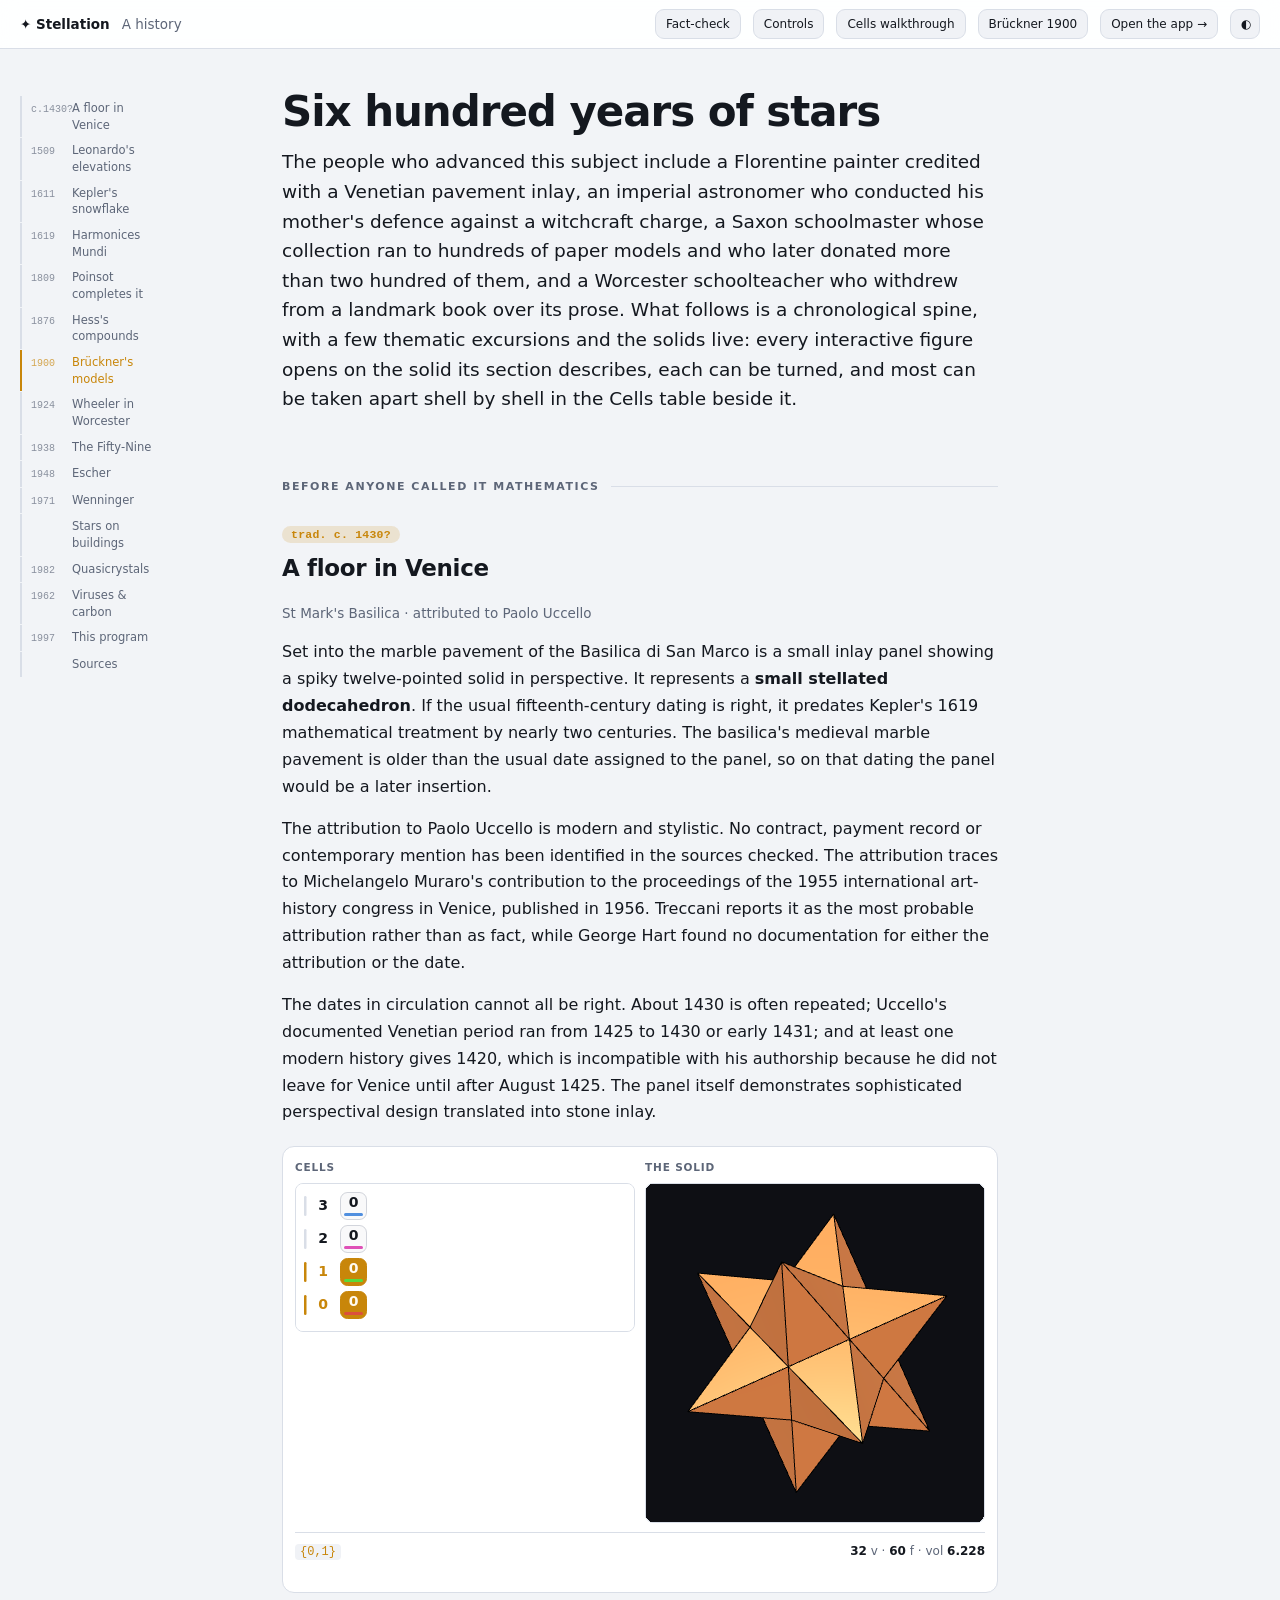
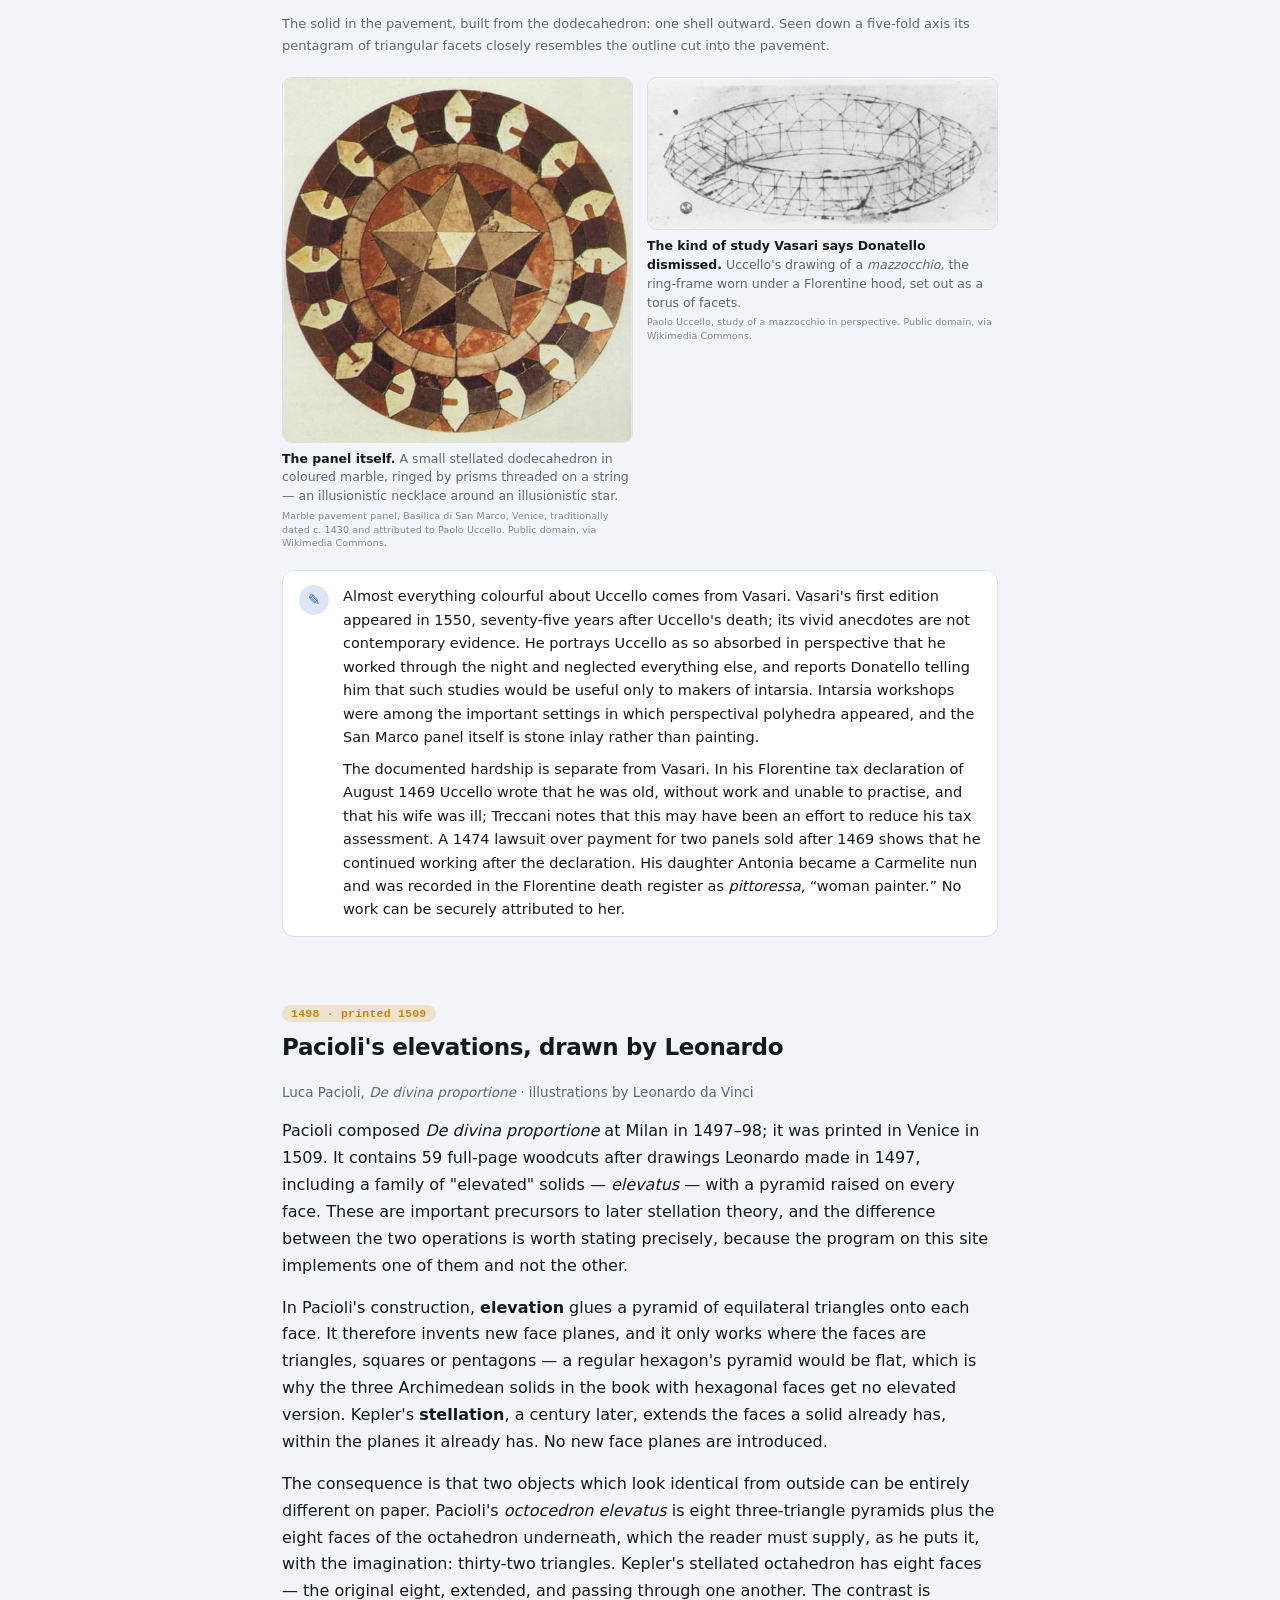
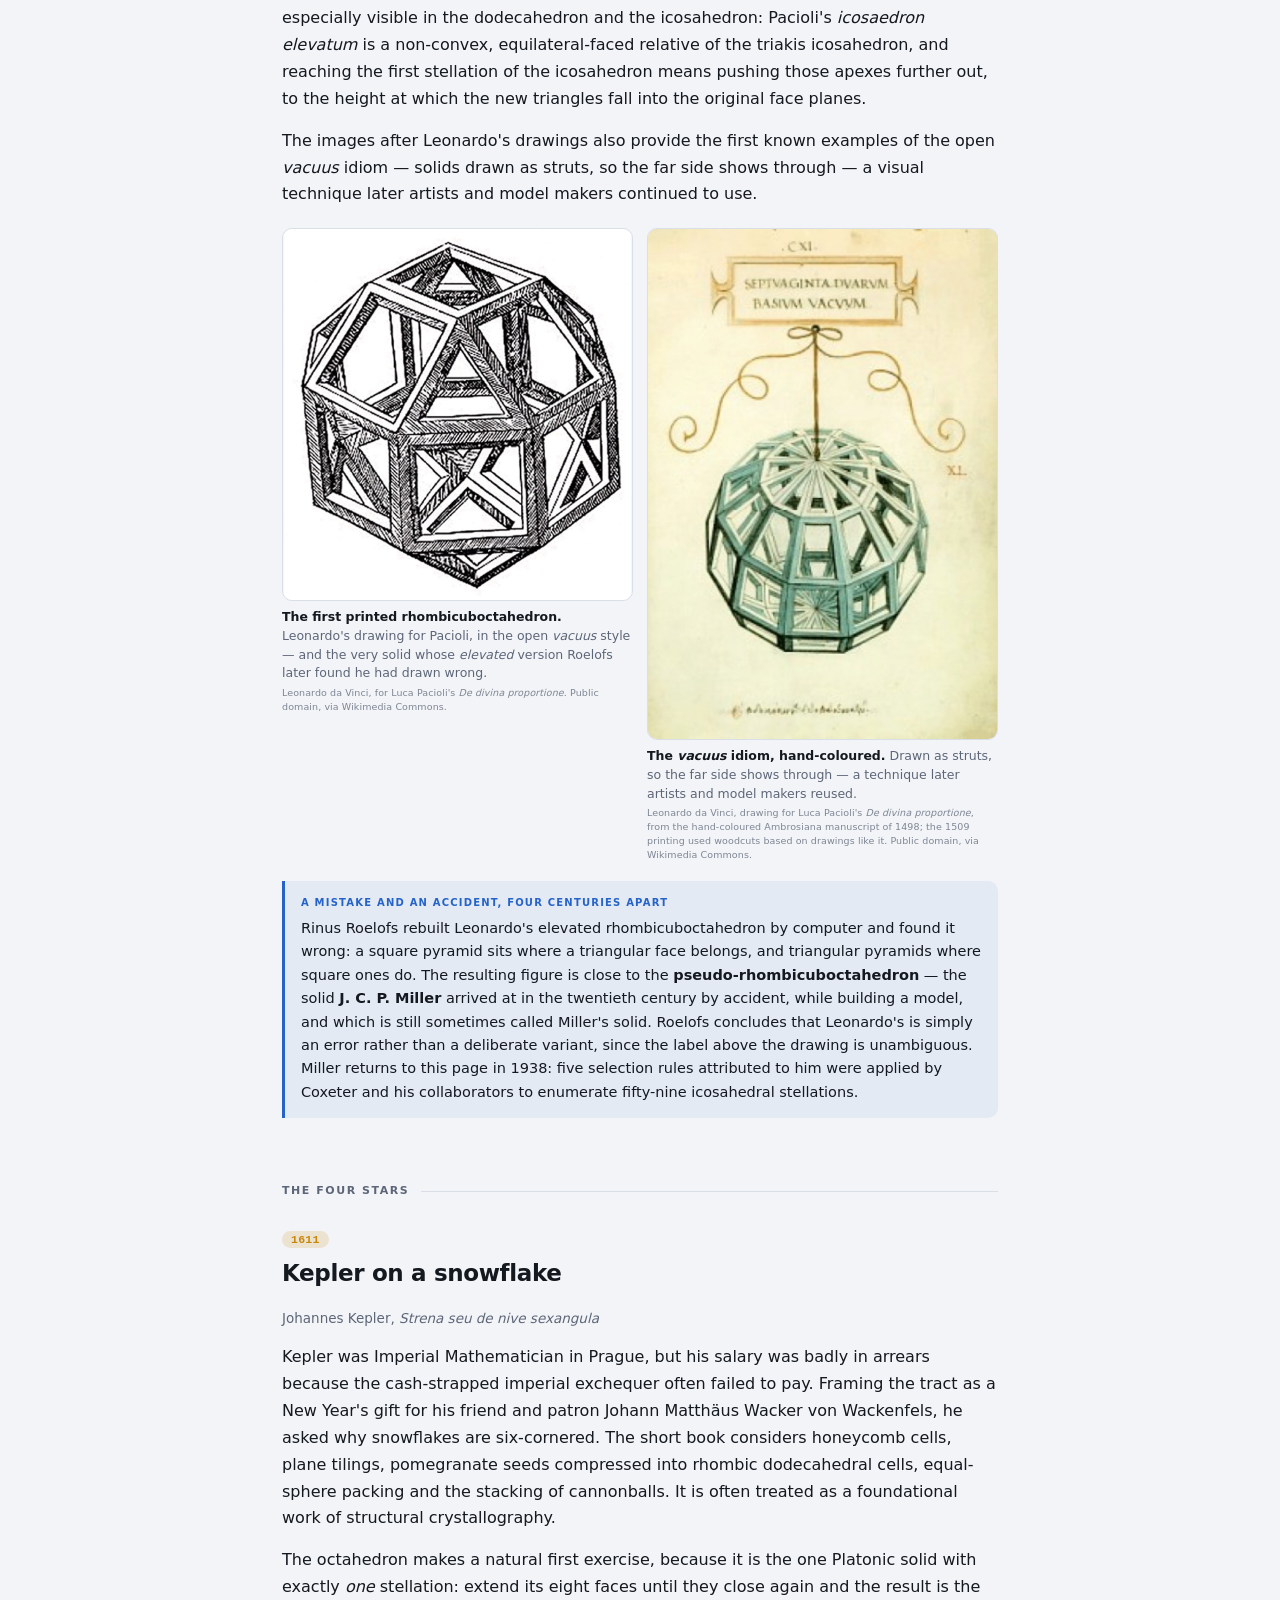
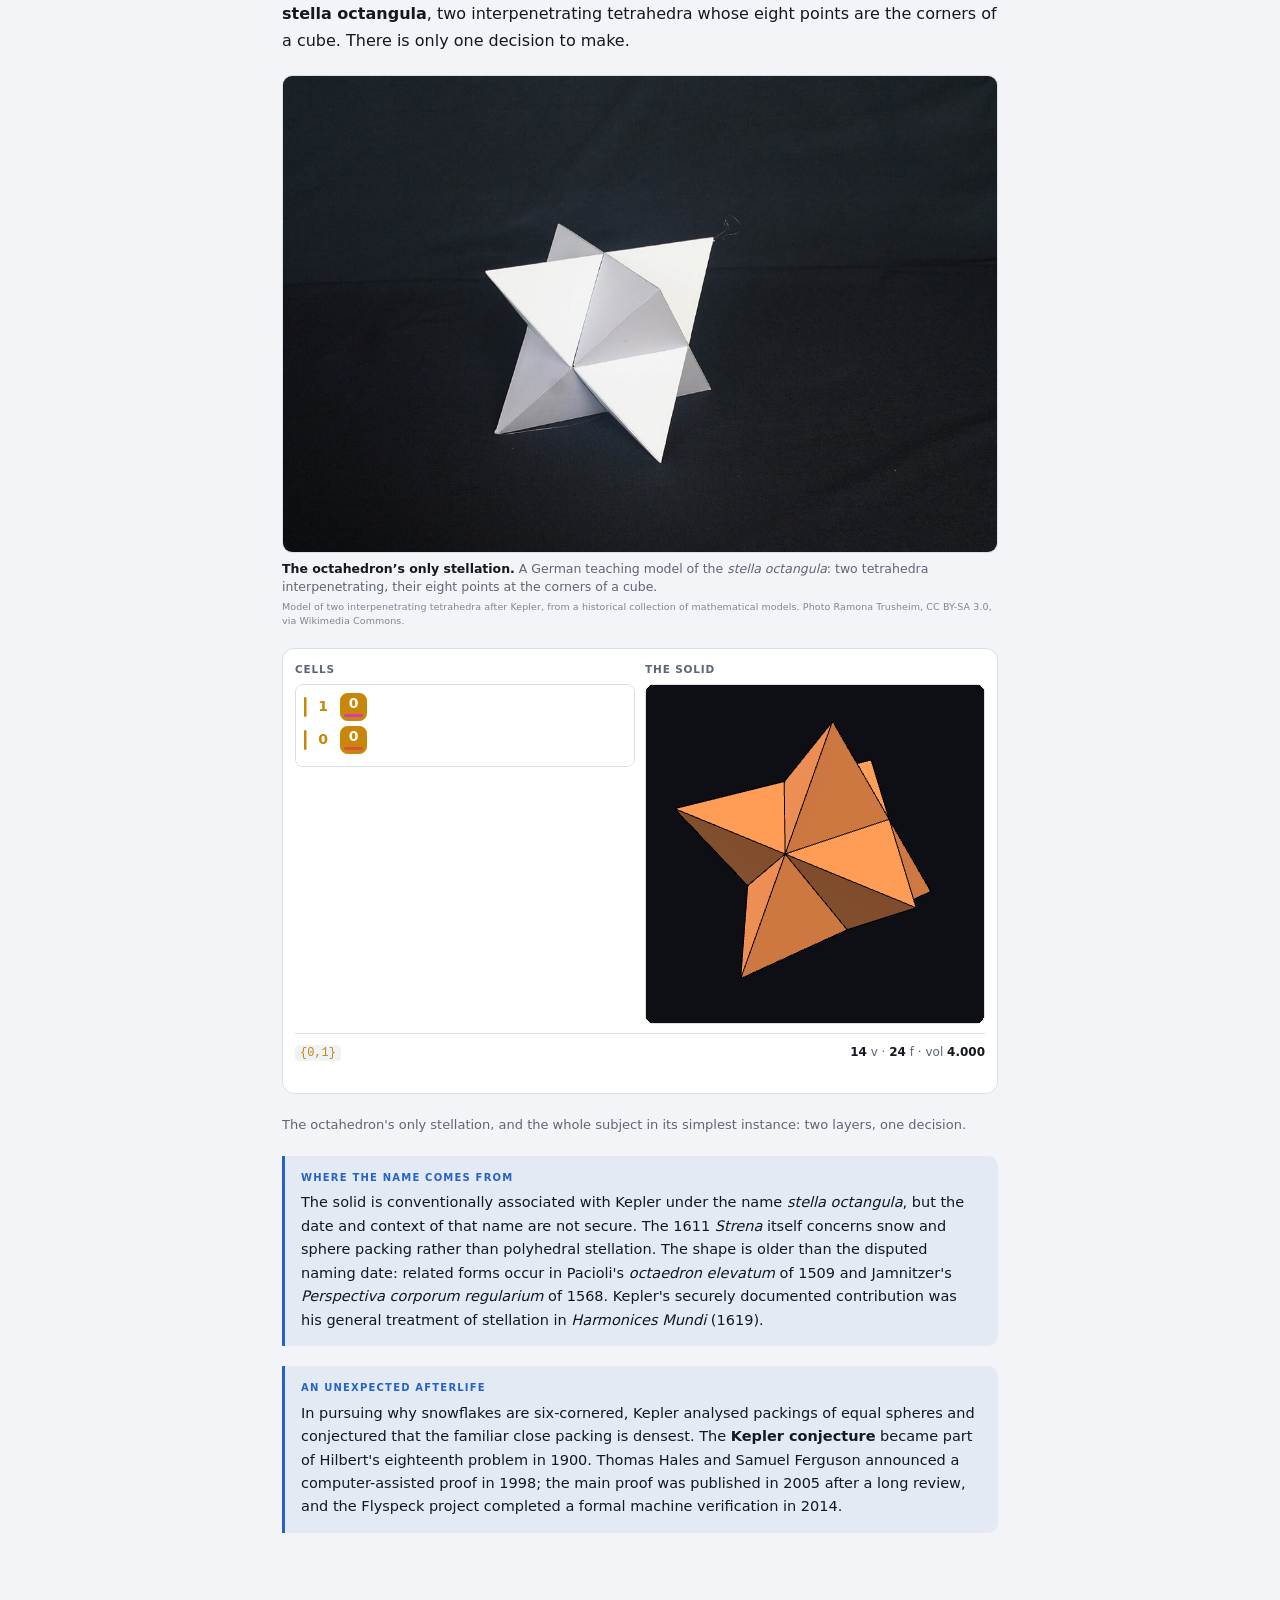
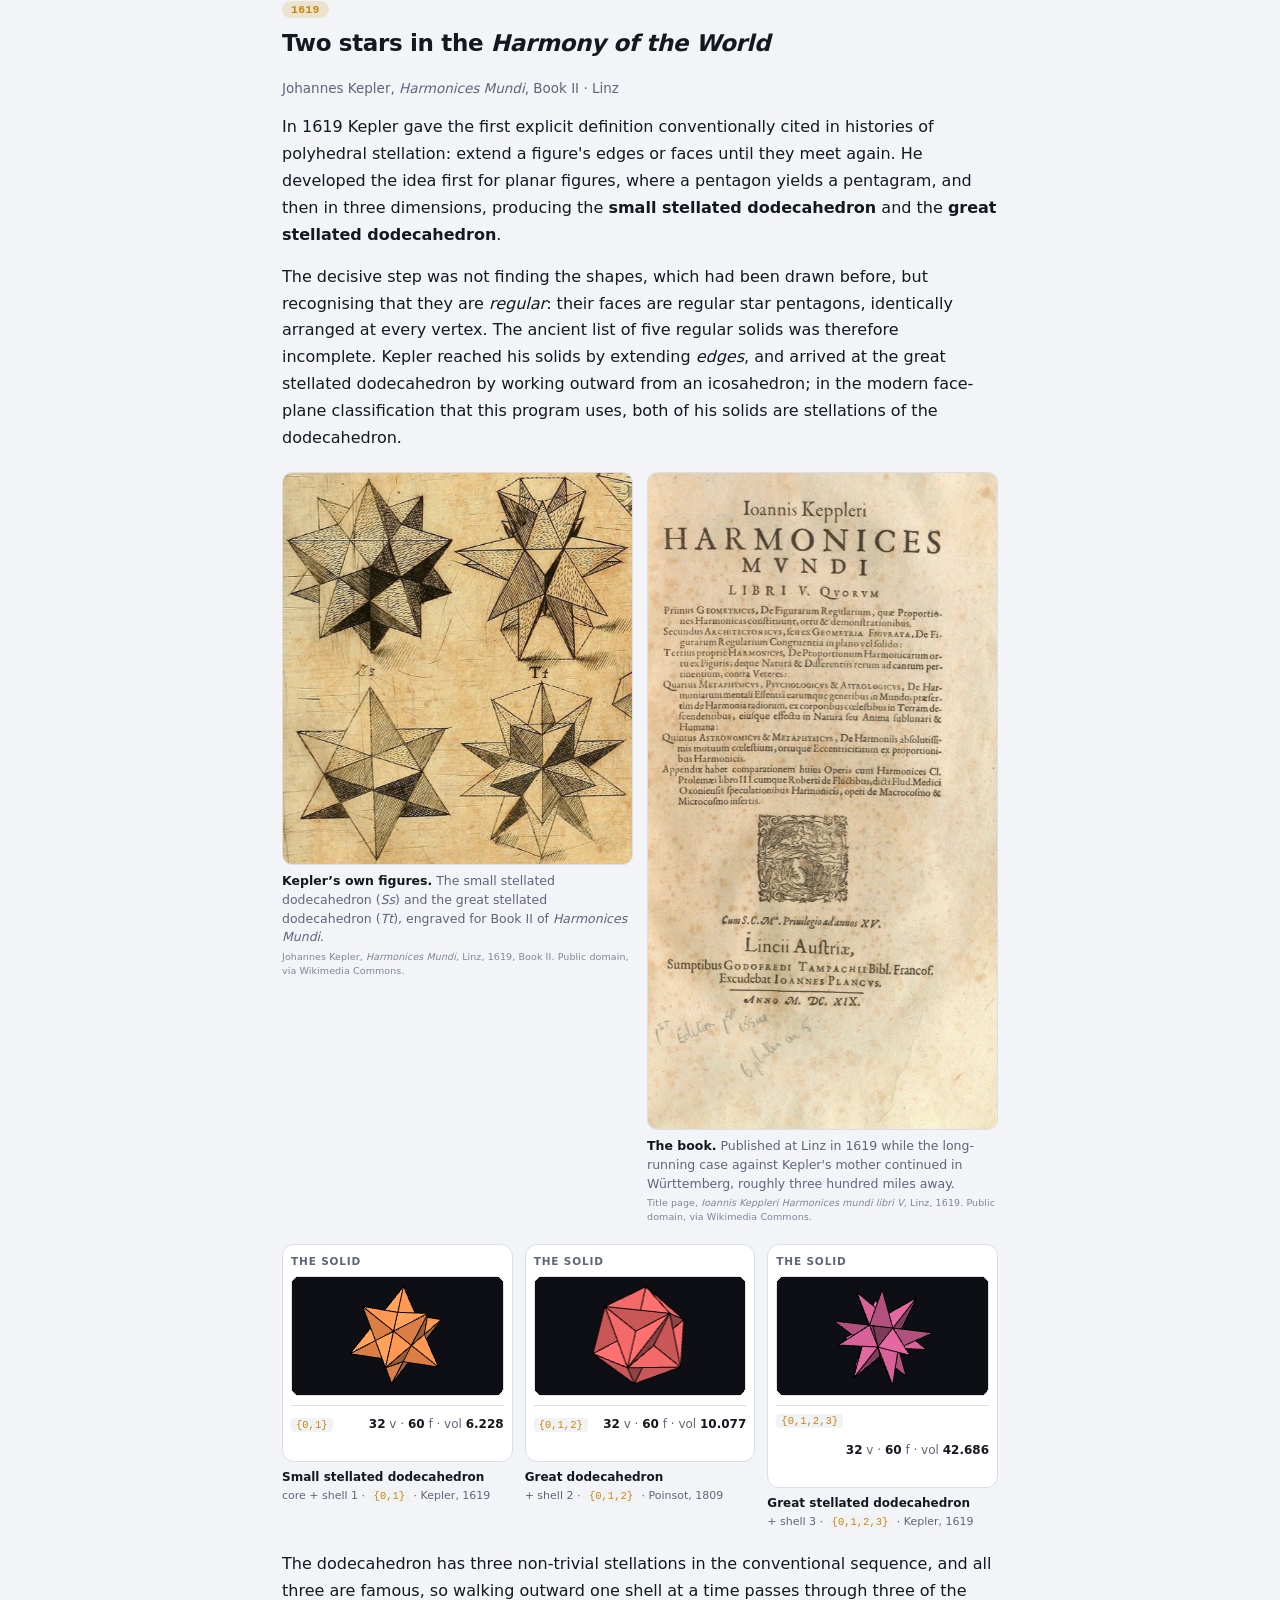
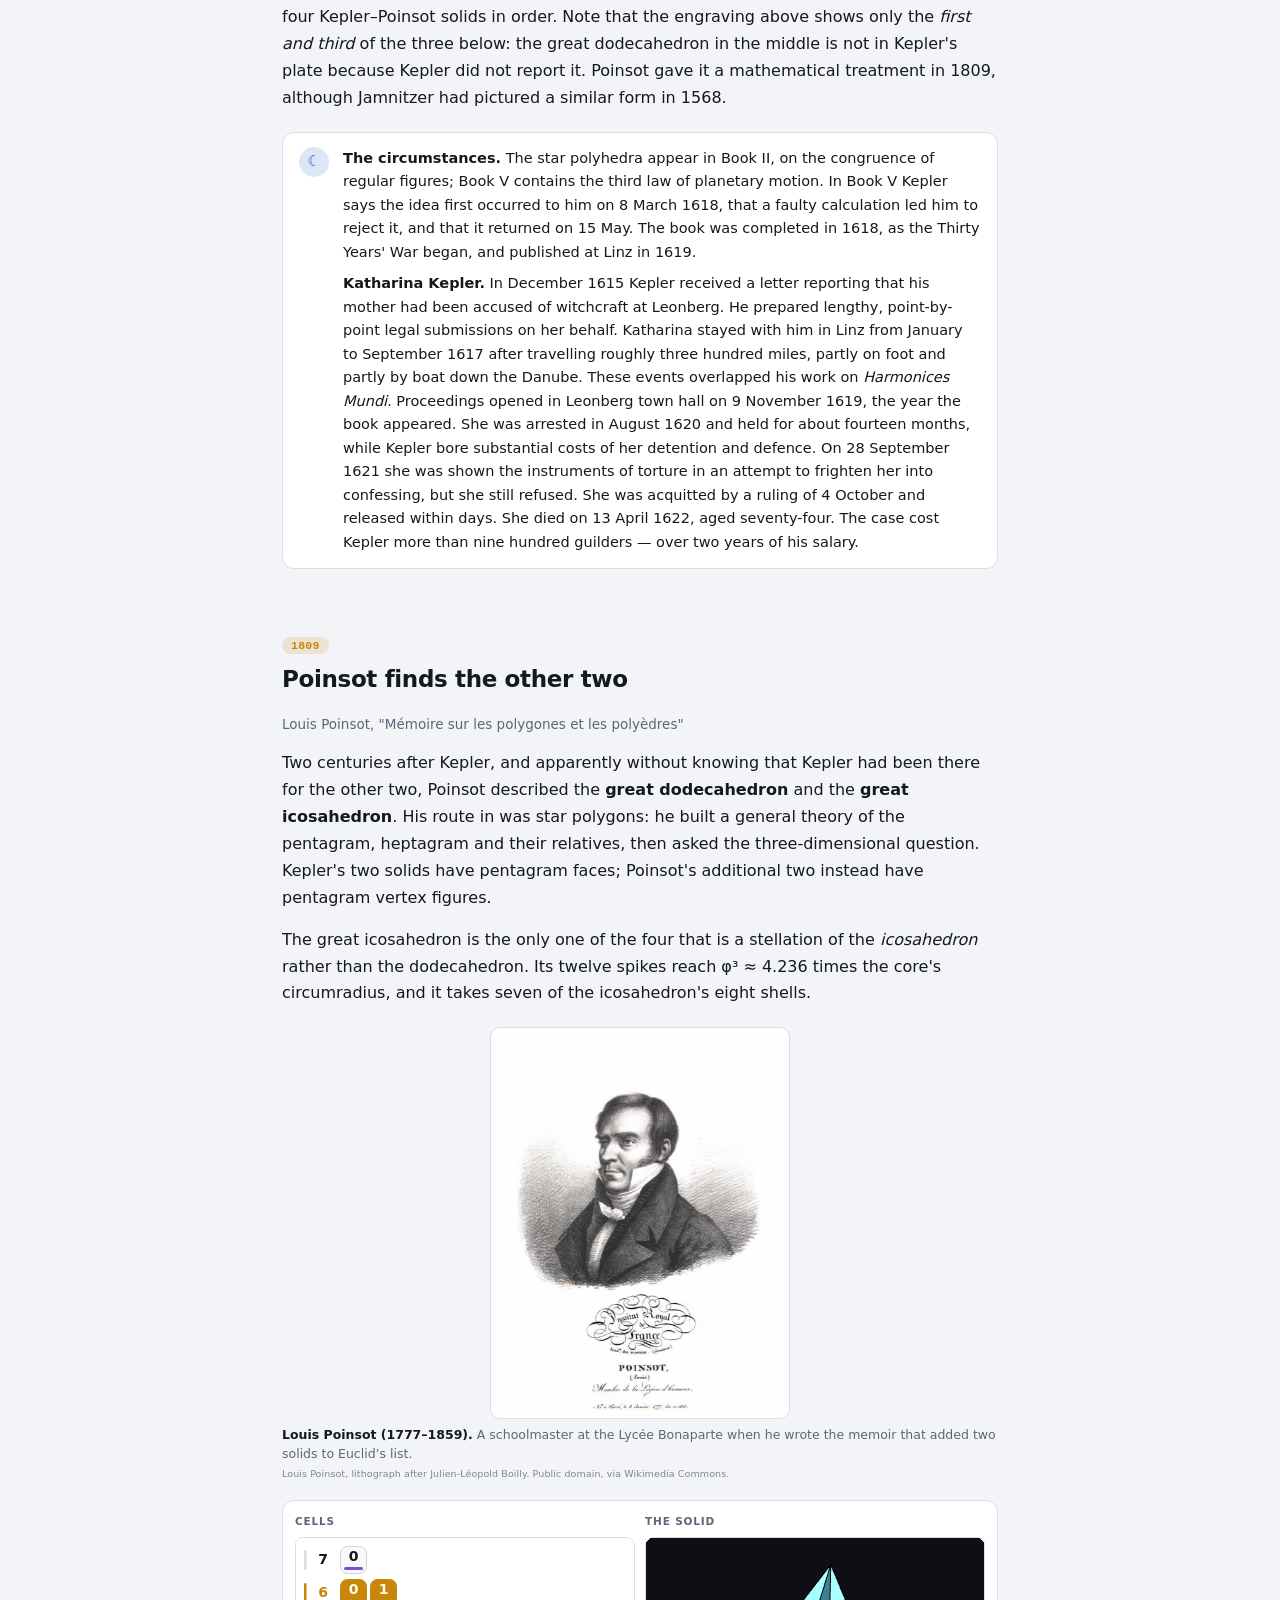
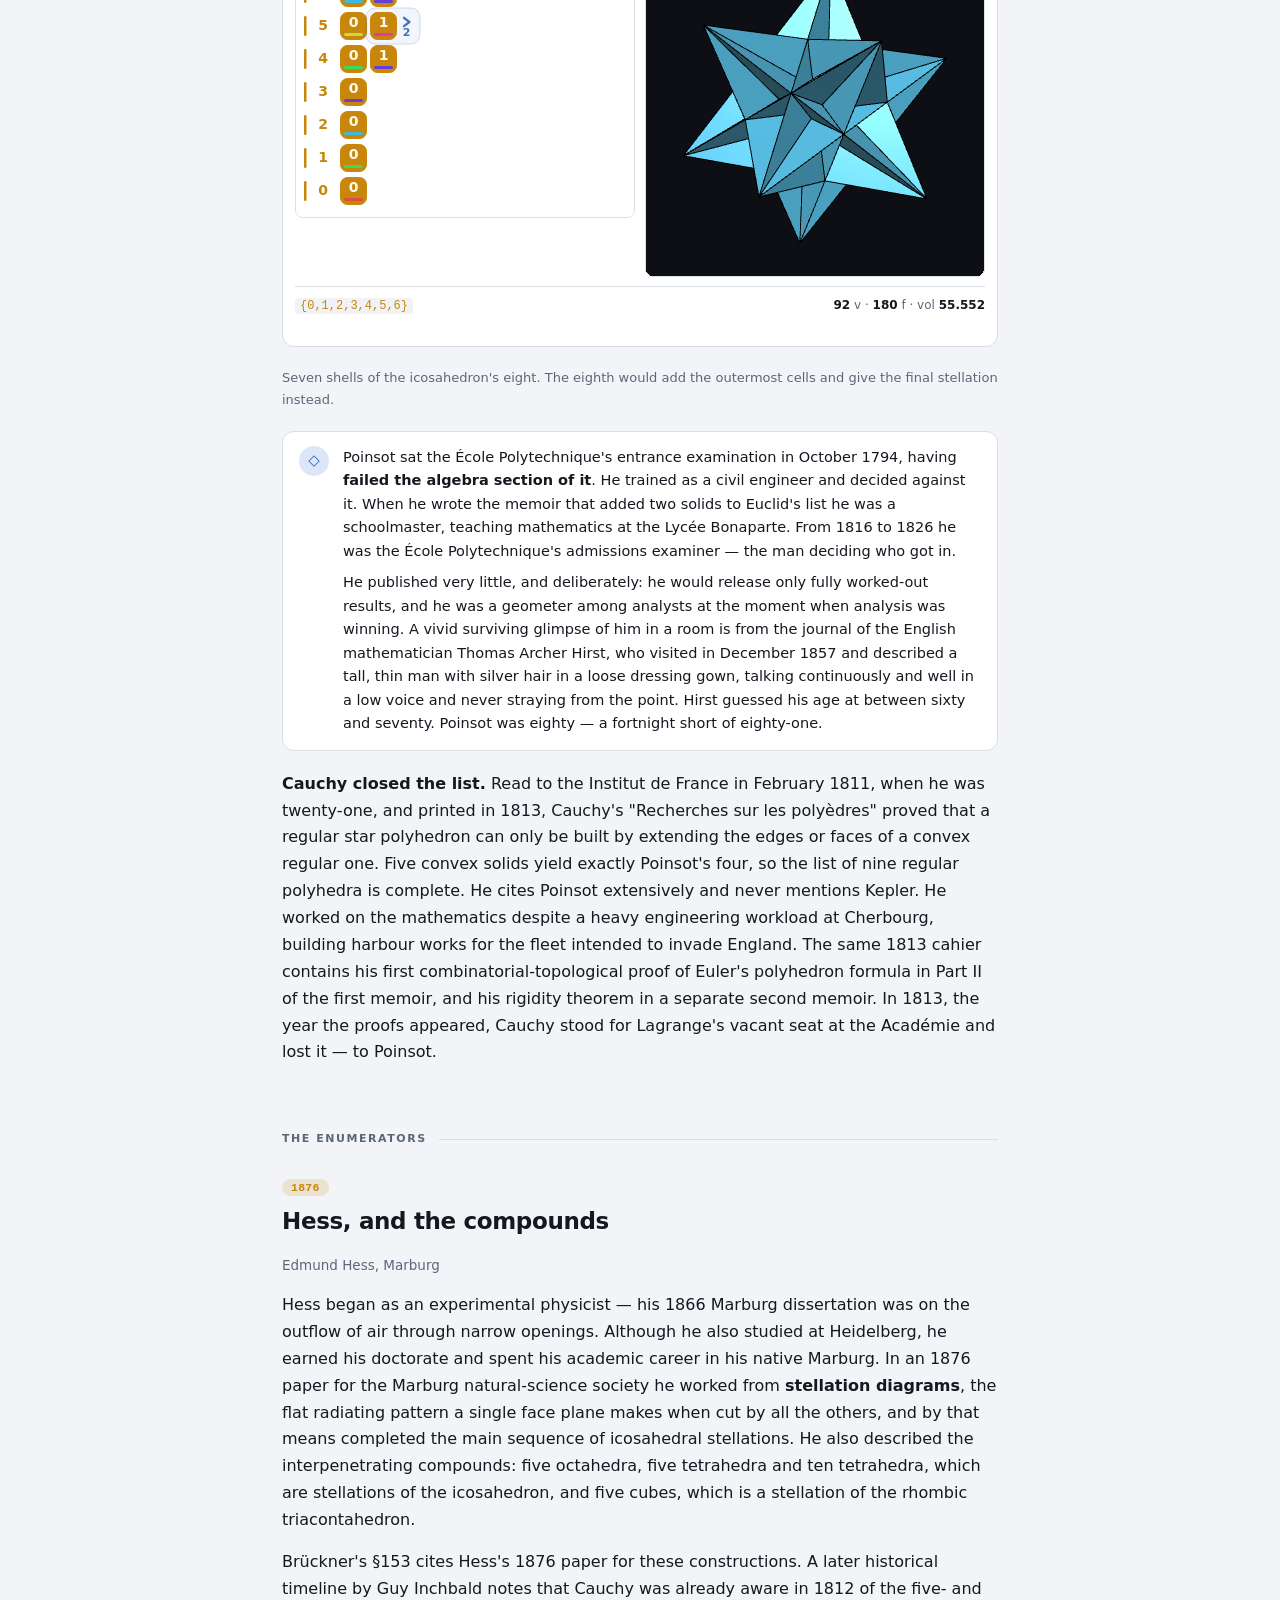
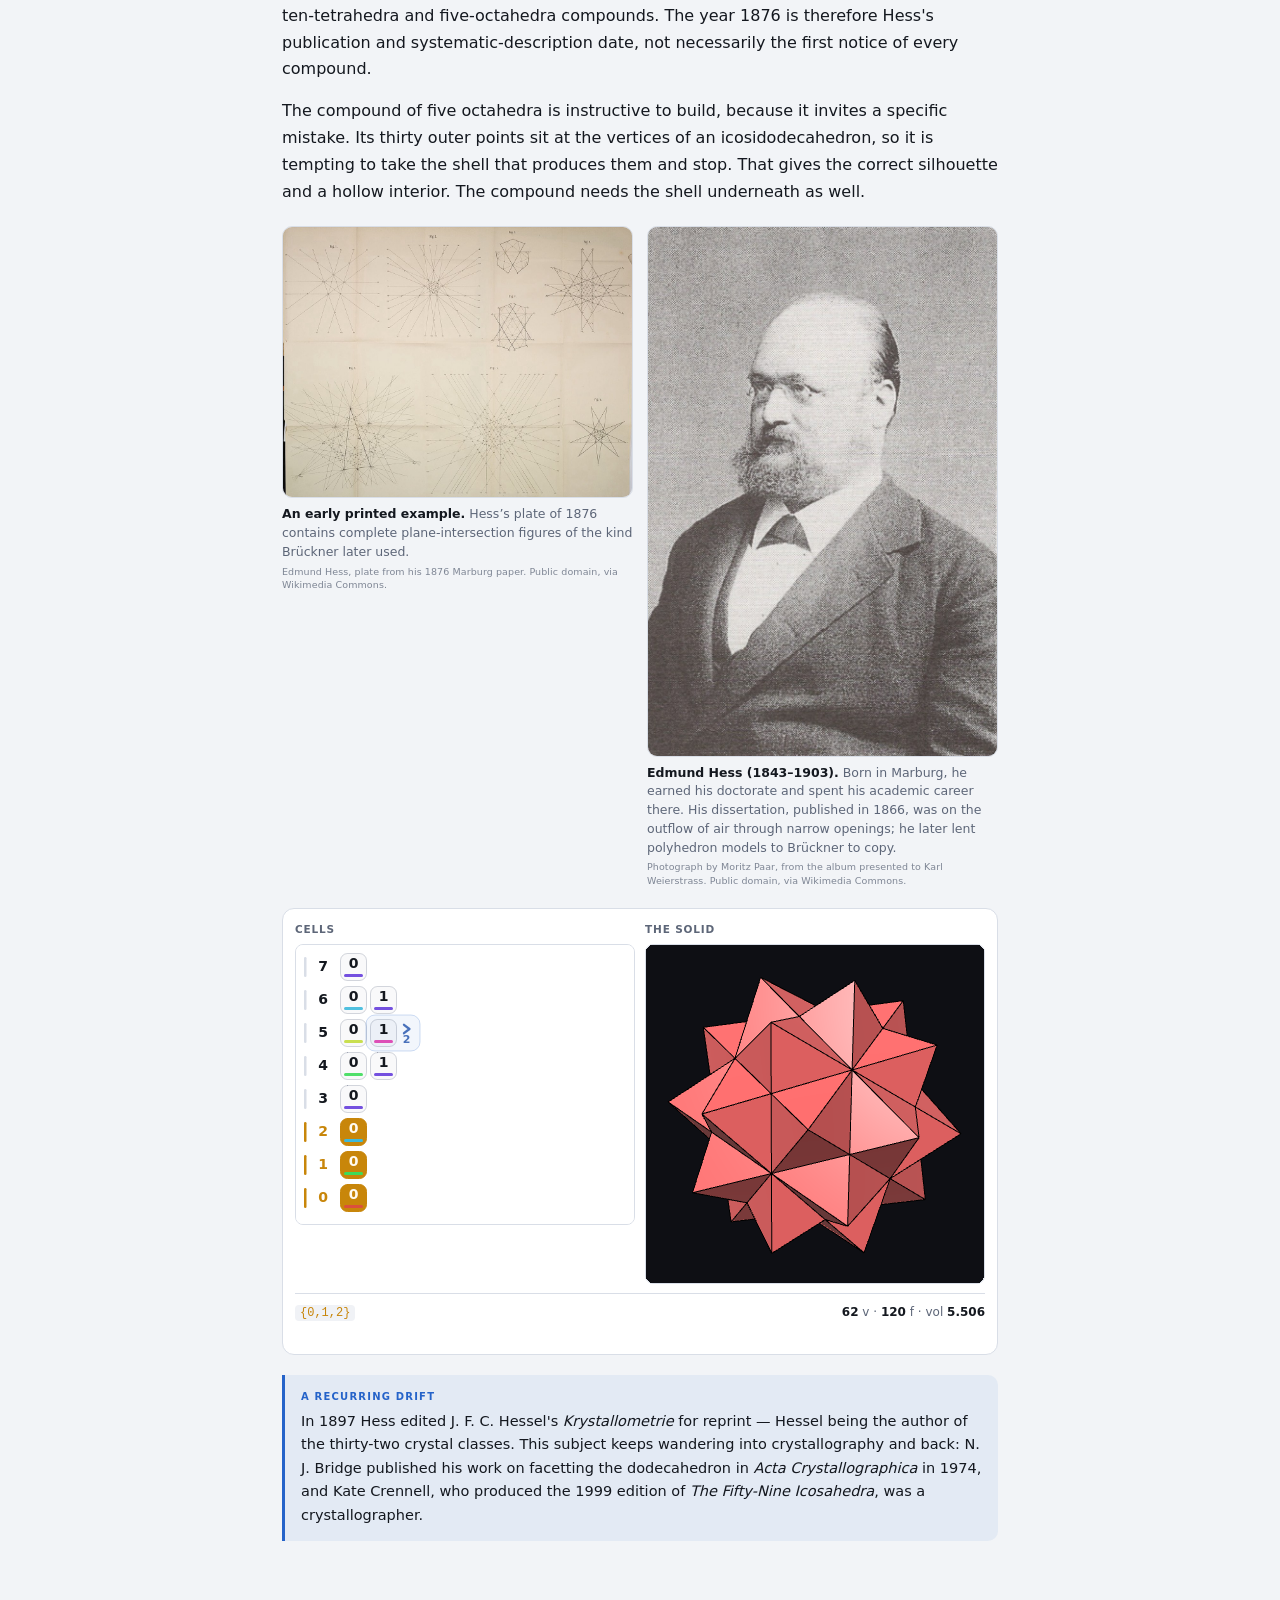
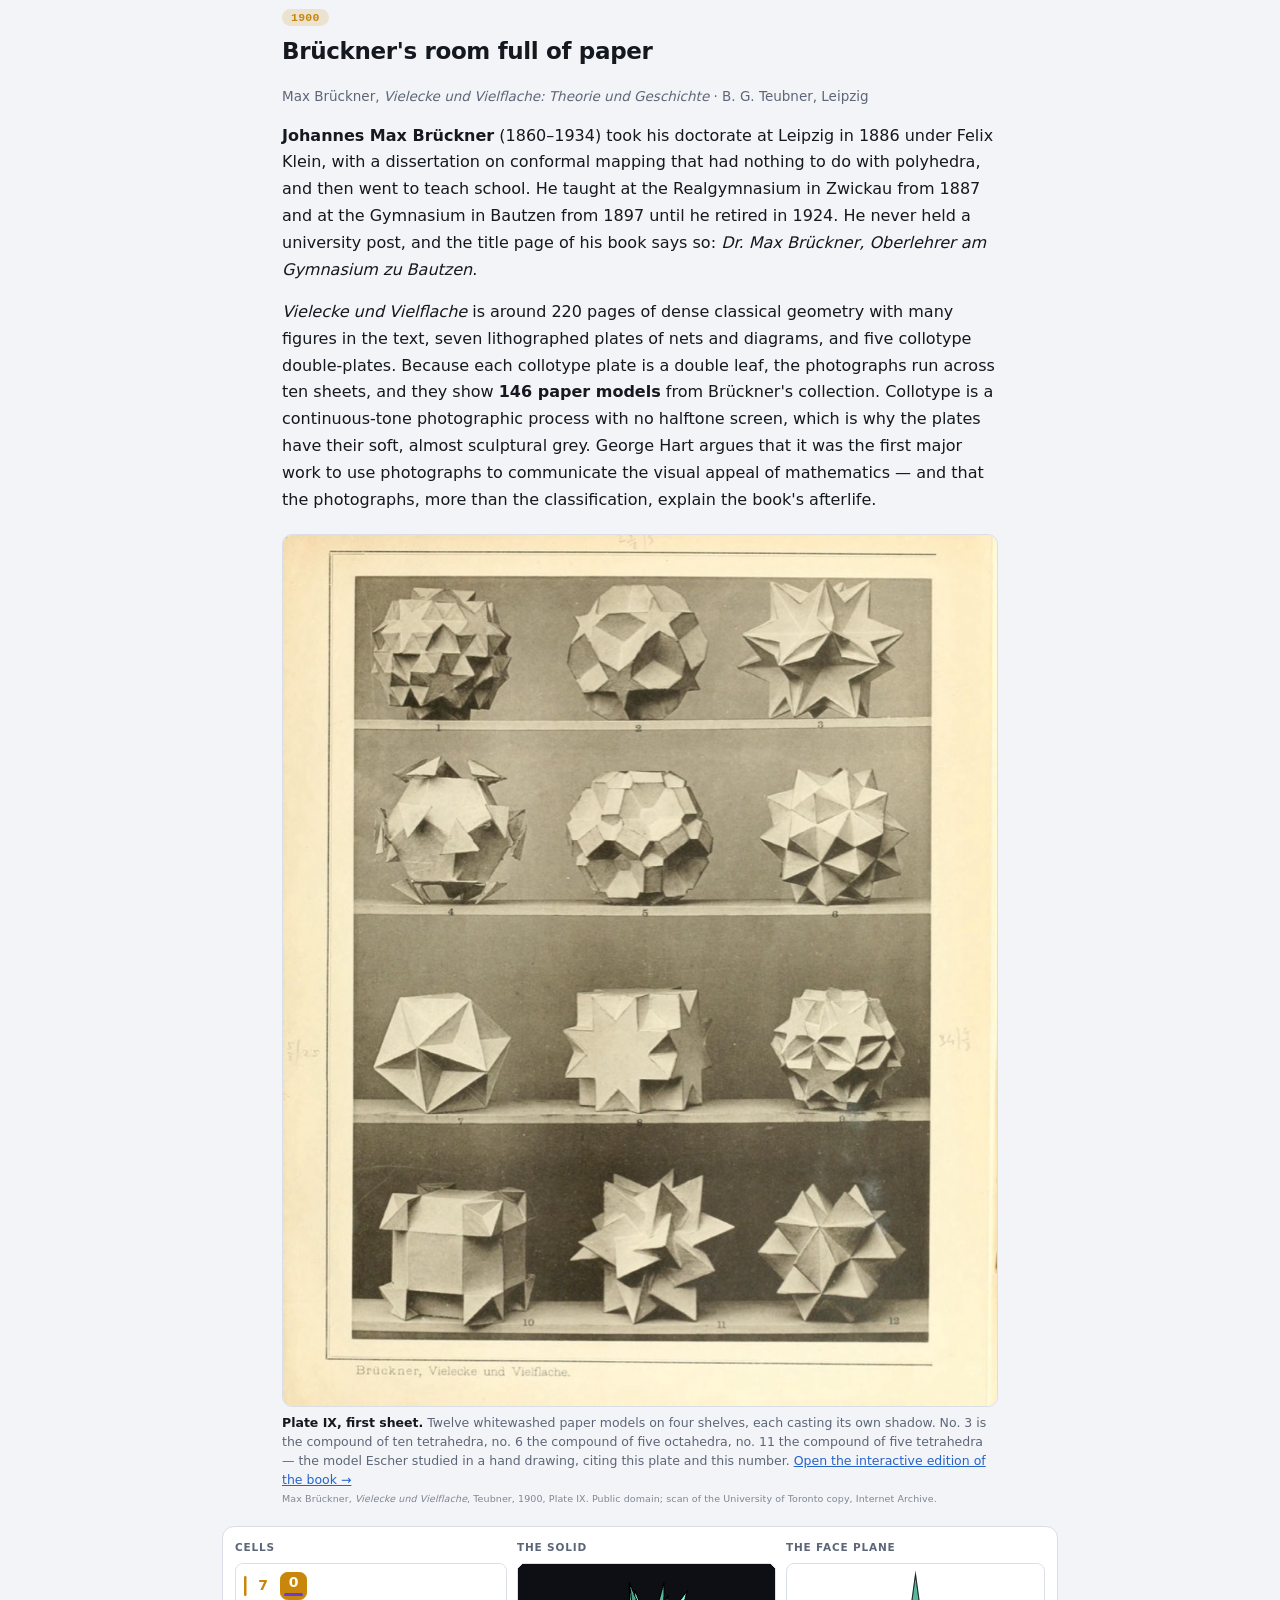
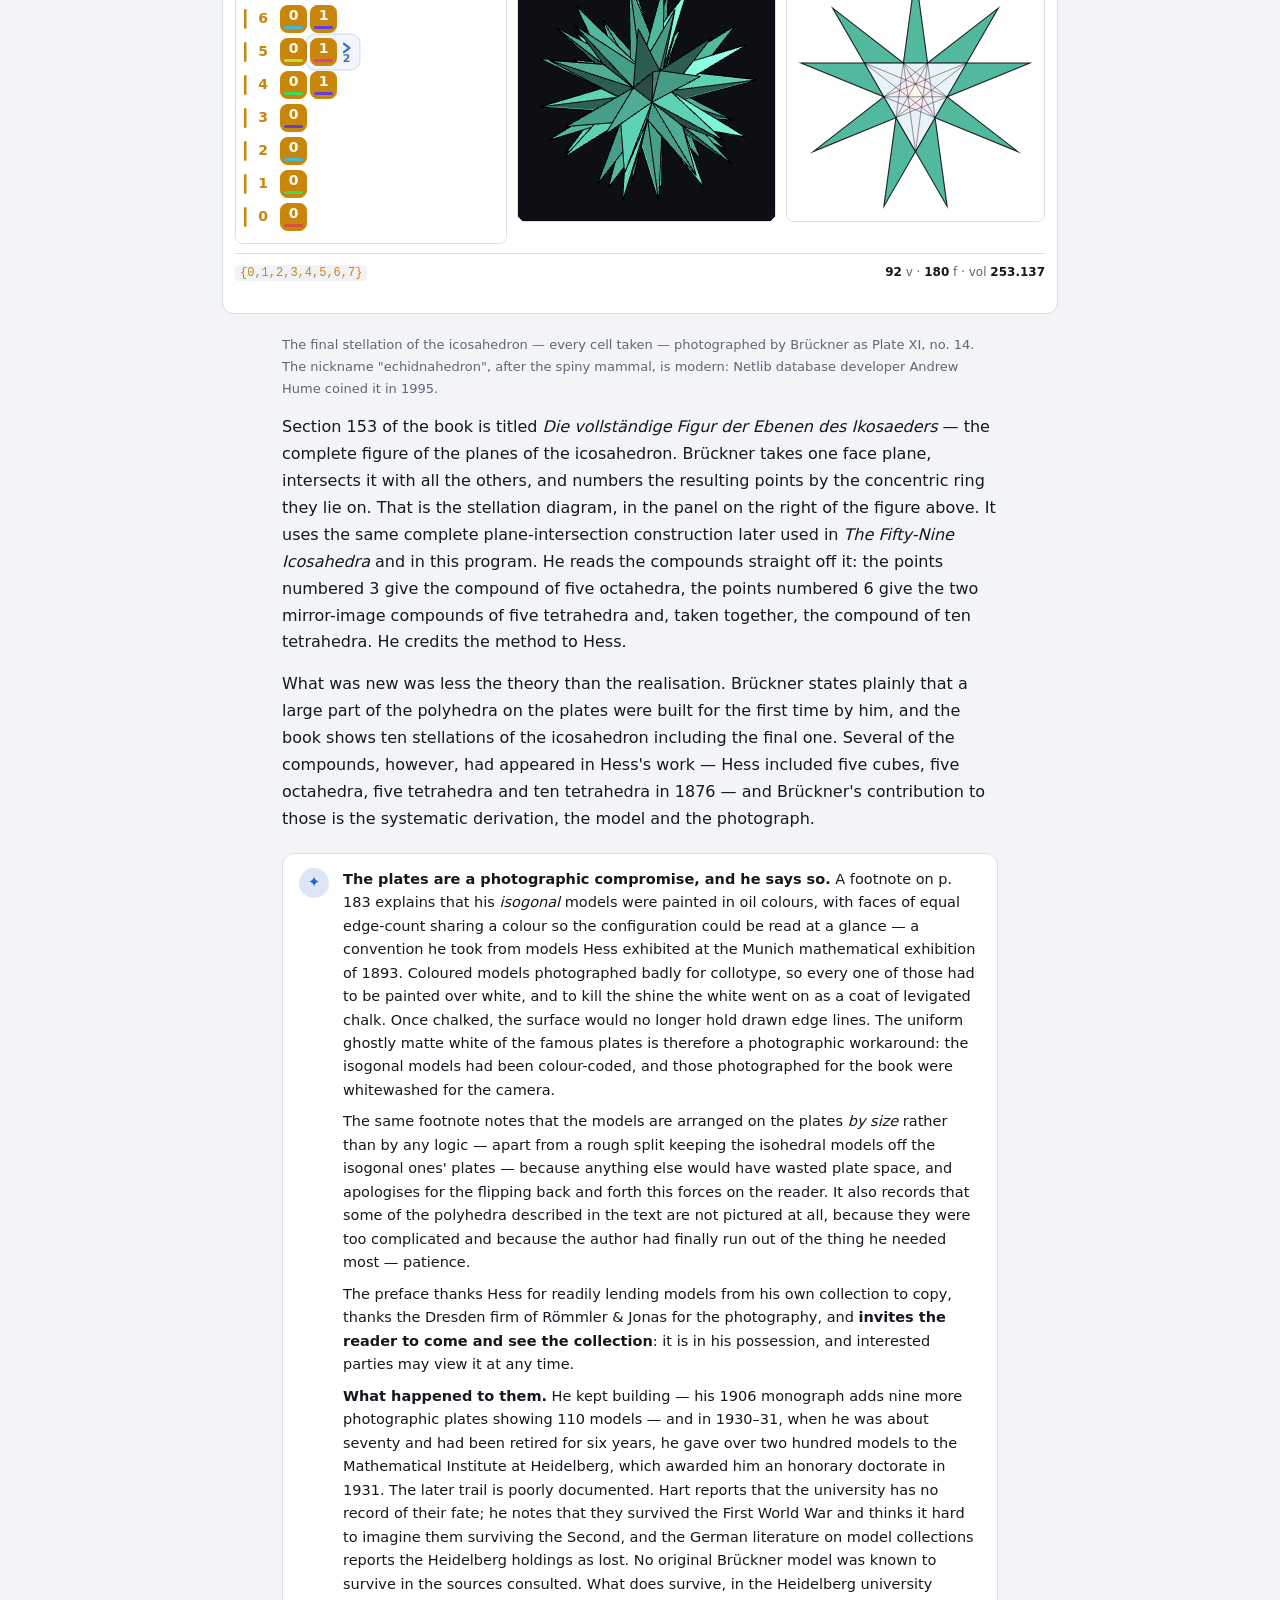
<file: docs/historical.html>
<!DOCTYPE html>
<html lang="en">
<head>
<meta charset="utf-8">
<meta name="viewport" content="width=device-width, initial-scale=1">
<title>A history of stellations — Stellation</title>
<meta name="description" content="Six hundred years of star polyhedra, from a floor in Venice to quasicrystals — with live models you can build yourself.">
<link rel="icon" href="data:image/svg+xml,<svg xmlns='http://www.w3.org/2000/svg' viewBox='0 0 100 100'><text y='.9em' font-size='90'>✦</text></svg>">
<link rel="stylesheet" href="css/style.css">
<link rel="stylesheet" href="css/walkthrough.css">
<link rel="stylesheet" href="css/historical.css">
<style>
  @media (max-width: 650px) { .doc-head .optional { display: none; } }
</style>
<script>
  (() => {
    const saved = localStorage.getItem('theme') || 'auto';
    const dark = saved === 'dark' || (saved === 'auto' && matchMedia('(prefers-color-scheme: dark)').matches);
    document.documentElement.dataset.theme = dark ? 'dark' : 'light';
    document.documentElement.dataset.themePref = saved;
  })();
</script>
</head>
<body class="doc">

<header class="doc-head">
  <a class="brand" href="index.html">✦ Stellation</a>
  <span class="crumb">A history</span>
  <div class="spacer"></div>
  <a class="ghost" href="historical-fact-check.html">Fact-check</a>
  <a class="ghost optional" href="controls.html">Controls</a>
  <a class="ghost optional" href="walkthrough.html">Cells walkthrough</a>
  <a class="ghost optional" href="bruckner.html">Brückner 1900</a>
  <a class="ghost optional" href="index.html">Open the app →</a>
  <button id="themeBtn" class="ghost icon" title="Light / dark">◐</button>
</header>

<nav id="rail" aria-label="Timeline"></nav>

<main class="doc-body">
  <div id="loading" class="loading">loading…</div>

  <h1>Six hundred years of stars</h1>
  <p class="standfirst">
    The people who advanced this subject include a Florentine painter credited with a
    Venetian pavement inlay, an imperial
    astronomer who conducted his mother's defence against a witchcraft charge, a Saxon
    schoolmaster whose collection ran to hundreds of paper models and who later donated
    more than two hundred of them, and a
    Worcester schoolteacher who withdrew from a landmark book over its prose. What
    follows is a chronological spine, with a few thematic excursions and the solids
    live: every interactive figure opens on the solid its section describes, each can be
    turned, and most can be taken apart shell by shell in the Cells table beside it.
  </p>

  <!-- ══════════════════════════════════════════════ -->
  <div class="era">Before anyone called it mathematics</div>

  <section id="uccello" data-year="c.1430?" data-short="A floor in Venice">
    <span class="when">trad. c. 1430?</span>
    <h2>A floor in Venice</h2>
    <p class="who">St Mark's Basilica · attributed to Paolo Uccello</p>
    <p>
      Set into the marble pavement of the Basilica di San Marco is a small inlay panel
      showing a spiky twelve-pointed solid in perspective. It represents a <b>small
      stellated dodecahedron</b>. If the usual fifteenth-century dating is right, it
      predates Kepler's 1619 mathematical treatment by nearly two centuries. The
      basilica's medieval marble pavement is older than the usual date assigned to the
      panel, so on that dating the panel would be a later insertion.
    </p>
    <p>
      The attribution to Paolo Uccello is modern and stylistic. No contract, payment
      record or contemporary mention has been identified in the sources checked. The
      attribution traces to Michelangelo Muraro's contribution to the proceedings of
      the 1955 international art-history congress in Venice, published in 1956.
      Treccani reports it as the most probable attribution rather than as fact, while
      George Hart found no documentation for either the attribution or the date.
    </p>
    <p>
      The dates in circulation cannot all be right. About 1430 is often repeated;
      Uccello's documented Venetian period ran from 1425 to 1430 or early 1431; and at
      least one modern history gives 1420, which is incompatible with his authorship
      because he did not leave for Venice until after August 1425. The panel itself
      demonstrates sophisticated perspectival design translated into stone inlay.
    </p>
    <div class="hfig" id="figUccello" data-poly="u28" data-sym="Ih" data-cells="{0,1}"></div>
    <p class="fig-caption">
      The solid in the pavement, built from the dodecahedron: one shell outward. Seen
      down a five-fold axis its pentagram of triangular facets closely resembles the
      outline cut into the pavement.
    </p>

    <div class="photo-row two">
    <figure class="hist-photo">
      <img src="img/hist/uccello-floor.jpg" alt="Marble floor panel showing a small stellated dodecahedron, Basilica di San Marco" loading="lazy">
      <figcaption><b>The panel itself.</b> A small stellated dodecahedron in coloured
        marble, ringed by prisms threaded on a string — an illusionistic necklace
        around an illusionistic star.
        <span class="credit">Marble pavement panel, Basilica di San Marco, Venice, traditionally dated c. 1430 and attributed to Paolo Uccello. Public domain, via Wikimedia Commons.</span>
      </figcaption>
    </figure>
    <figure class="hist-photo">
      <img src="img/hist/uccello-mazzocchio.jpg" alt="Uccello's perspective study of a mazzocchio" loading="lazy">
      <figcaption><b>The kind of study Vasari says Donatello dismissed.</b> Uccello's drawing of a
        <i>mazzocchio</i>, the ring-frame worn under a Florentine hood, set out as a
        torus of facets.
        <span class="credit">Paolo Uccello, study of a mazzocchio in perspective. Public domain, via Wikimedia Commons.</span>
      </figcaption>
    </figure>
    </div>

    <div class="person">
      <span class="person-mark">✎</span>
      <div class="person-body">
        <p>
          Almost everything colourful about Uccello comes from Vasari. Vasari's first
          edition appeared in 1550, seventy-five years after Uccello's death; its vivid
          anecdotes are not contemporary evidence. He portrays Uccello as so absorbed
          in perspective that he worked through the night and neglected everything
          else, and reports Donatello telling him that such studies would be useful only
          to makers of intarsia. Intarsia workshops were among the important settings in
          which perspectival polyhedra appeared, and the San Marco panel itself is stone
          inlay rather than painting.
        </p>
        <p>
          The documented hardship is separate from Vasari. In his Florentine tax
          declaration of August 1469 Uccello wrote that he was old, without work and
          unable to practise, and that his wife was ill; Treccani notes that this may
          have been an effort to reduce his tax assessment. A 1474 lawsuit over payment
          for two panels sold after 1469 shows that he continued working after the
          declaration. His daughter Antonia became a Carmelite nun and was recorded in
          the Florentine death register as <i>pittoressa</i>, “woman painter.” No work
          can be securely attributed to her.
        </p>
      </div>
    </div>
  </section>

  <section id="leonardo" data-year="1509" data-short="Leonardo's elevations">
    <span class="when">1498 · printed 1509</span>
    <h2>Pacioli's elevations, drawn by Leonardo</h2>
    <p class="who">Luca Pacioli, <i>De divina proportione</i> · illustrations by Leonardo da Vinci</p>
    <p>
      Pacioli composed <i>De divina proportione</i> at Milan in 1497–98; it was printed
      in Venice in 1509. It contains 59 full-page woodcuts after drawings Leonardo made
      in 1497,
      including a family of "elevated" solids — <i>elevatus</i> — with a pyramid raised
      on every face. These are important precursors to later stellation theory, and the
      difference between the two operations is worth stating precisely, because the
      program on this site implements one of them and not the other.
    </p>
    <p>
      In Pacioli's construction, <b>elevation</b> glues a pyramid of equilateral
      triangles onto each face. It therefore invents new face planes, and it only works
      where the faces are
      triangles, squares or pentagons — a regular hexagon's pyramid would be flat, which
      is why the three Archimedean solids in the book with hexagonal faces get no
      elevated version. Kepler's <b>stellation</b>, a century later, extends the faces a
      solid already has, within the planes it already has. No new face planes are
      introduced.
    </p>
    <p>
      The consequence is that two objects which look identical from outside can be
      entirely different on paper. Pacioli's <i>octocedron elevatus</i> is eight
      three-triangle pyramids plus the eight faces of the octahedron underneath, which
      the reader must supply, as he puts it, with the imagination: thirty-two triangles.
      Kepler's stellated octahedron has eight faces — the original eight, extended, and
      passing through one another. The contrast is especially visible in the
      dodecahedron and the icosahedron: Pacioli's <i>icosaedron elevatum</i> is a
      non-convex, equilateral-faced relative of the triakis icosahedron, and reaching
      the first stellation of the icosahedron means pushing those apexes further out,
      to the height at which the new triangles fall into the original face planes.
    </p>
    <p>
      The images after Leonardo's drawings also provide the first known examples of the open
      <i>vacuus</i> idiom — solids drawn as struts, so the far side shows through — a
      visual technique later artists and model makers continued to use.
    </p>
    <div class="photo-row two">
    <figure class="hist-photo">
      <img src="img/hist/leonardo-polyhedra.jpg" alt="Leonardo's polyhedra for De divina proportione" loading="lazy">
      <figcaption><b>The first printed rhombicuboctahedron.</b> Leonardo's drawing for
        Pacioli, in the open <i>vacuus</i> style — and the very solid whose
        <i>elevated</i> version Roelofs later found he had drawn wrong.
        <span class="credit">Leonardo da Vinci, for Luca Pacioli's <i>De divina proportione</i>. Public domain, via Wikimedia Commons.</span>
      </figcaption>
    </figure>
    <figure class="hist-photo">
      <img src="img/hist/leonardo-vacuum.jpg" alt="A solid drawn in the open vacuus style" loading="lazy">
      <figcaption><b>The <i>vacuus</i> idiom, hand-coloured.</b> Drawn as struts, so the
        far side shows through — a technique later artists and model makers reused.
        <span class="credit">Leonardo da Vinci, drawing for Luca Pacioli's <i>De divina proportione</i>, from the hand-coloured Ambrosiana manuscript of 1498; the 1509 printing used woodcuts based on drawings like it. Public domain, via Wikimedia Commons.</span>
      </figcaption>
    </figure>
    </div>

    <div class="link-out">
      <span class="tag">A mistake and an accident, four centuries apart</span>
      Rinus Roelofs rebuilt Leonardo's elevated rhombicuboctahedron by computer and
      found it wrong: a square pyramid sits where a triangular face belongs, and
      triangular pyramids where square ones do. The resulting figure is close to the
      <b>pseudo-rhombicuboctahedron</b> — the solid <b>J. C. P. Miller</b> arrived at in
      the twentieth century by accident, while building a model, and which is still
      sometimes called Miller's solid. Roelofs concludes that Leonardo's is simply an
      error rather than a deliberate variant, since the label above the drawing is
      unambiguous. Miller returns to this page in 1938: five selection rules attributed
      to him were applied by Coxeter and his collaborators to enumerate fifty-nine
      icosahedral stellations.
    </div>
  </section>

  <!-- ══════════════════════════════════════════════ -->
  <div class="era">The four stars</div>

  <section id="kepler-1611" data-year="1611" data-short="Kepler's snowflake">
    <span class="when">1611</span>
    <h2>Kepler on a snowflake</h2>
    <p class="who">Johannes Kepler, <i>Strena seu de nive sexangula</i></p>
    <p>
      Kepler was Imperial Mathematician in Prague, but his salary was badly in arrears
      because the cash-strapped imperial exchequer often failed to pay. Framing the
      tract as a New Year's gift for his friend and patron Johann Matthäus Wacker von
      Wackenfels, he asked why snowflakes are six-cornered. The short book considers
      honeycomb cells, plane tilings, pomegranate seeds compressed into rhombic
      dodecahedral cells, equal-sphere packing and the stacking of cannonballs. It is
      often treated as a foundational work of structural crystallography.
    </p>
    <p>
      The octahedron makes a natural first exercise, because it is the one Platonic
      solid with exactly <em>one</em> stellation: extend its eight faces until they
      close again and the result is the <b>stella octangula</b>, two interpenetrating
      tetrahedra whose eight points are the corners of a cube. There is only one
      decision to make.
    </p>
    <figure class="hist-photo">
      <img src="img/hist/stella-octangula-model.jpg" alt="Teaching model of the stella octangula" loading="lazy">
      <figcaption><b>The octahedron’s only stellation.</b> A German teaching model of the <i>stella octangula</i>: two tetrahedra interpenetrating, their eight points at the corners of a cube.
        <span class="credit">Model of two interpenetrating tetrahedra after Kepler, from a historical collection of mathematical models. Photo Ramona Trusheim, CC BY-SA 3.0, via Wikimedia Commons.</span>
      </figcaption>
    </figure>

    <div class="hfig" id="figOcta" data-poly="u10" data-sym="Oh" data-cells="{0,1}"></div>
    <p class="fig-caption">
      The octahedron's only stellation, and the whole subject in its simplest instance:
      two layers, one decision.
    </p>
    <div class="link-out">
      <span class="tag">Where the name comes from</span>
      The solid is conventionally associated with Kepler under the name <i>stella
      octangula</i>, but the date and context of that name are not secure. The 1611
      <i>Strena</i> itself concerns snow and sphere packing rather than polyhedral
      stellation. The shape is older than the disputed naming date: related forms occur
      in Pacioli's <i>octaedron elevatum</i> of 1509 and Jamnitzer's
      <i>Perspectiva corporum regularium</i> of 1568. Kepler's securely documented
      contribution was his general treatment of stellation in <i>Harmonices Mundi</i>
      (1619).
    </div>
    <div class="link-out">
      <span class="tag">An unexpected afterlife</span>
      In pursuing why snowflakes are six-cornered, Kepler analysed packings of equal
      spheres and conjectured that the familiar close packing is densest. The <b>Kepler
      conjecture</b> became part of Hilbert's eighteenth problem in 1900. Thomas Hales
      and Samuel Ferguson announced a computer-assisted proof in 1998; the main proof
      was published in 2005 after a long review, and the Flyspeck project completed a
      formal machine verification in 2014.
    </div>
  </section>

  <section id="kepler-1619" data-year="1619" data-short="Harmonices Mundi">
    <span class="when">1619</span>
    <h2>Two stars in the <i>Harmony of the World</i></h2>
    <p class="who">Johannes Kepler, <i>Harmonices Mundi</i>, Book II · Linz</p>
    <p>
      In 1619 Kepler gave the first explicit definition conventionally cited in
      histories of polyhedral stellation: extend a figure's edges or faces until they
      meet again. He developed the idea first for planar figures, where a pentagon
      yields a pentagram, and then in three dimensions, producing the <b>small stellated
      dodecahedron</b> and the <b>great stellated dodecahedron</b>.
    </p>
    <p>
      The decisive step was not finding the shapes, which had been drawn before, but
      recognising that they are <em>regular</em>: their faces are regular star pentagons,
      identically arranged at every vertex. The ancient list of five regular solids was
      therefore incomplete. Kepler reached his solids by extending <em>edges</em>, and
      arrived at the great stellated dodecahedron by working outward from an
      icosahedron; in the modern face-plane classification that this program uses, both
      of his solids are stellations of the dodecahedron.
    </p>
<div class="photo-row two">
    <figure class="hist-photo">
      <img src="img/hist/kepler-hm-plate.jpg" alt="Kepler's engraving of the two stellated dodecahedra" loading="lazy">
      <figcaption><b>Kepler’s own figures.</b> The small stellated dodecahedron
        (<i>Ss</i>) and the great stellated dodecahedron (<i>Tt</i>), engraved for
        Book II of <i>Harmonices Mundi</i>.
        <span class="credit">Johannes Kepler, <i>Harmonices Mundi</i>, Linz, 1619, Book II. Public domain, via Wikimedia Commons.</span>
      </figcaption>
    </figure>
    <figure class="hist-photo">
      <img src="img/hist/kepler-hm-title.jpg" alt="Title page of Harmonices Mundi" loading="lazy">
      <figcaption><b>The book.</b> Published at Linz in 1619 while the long-running case
        against Kepler's mother continued in Württemberg, roughly three hundred miles
        away.
        <span class="credit">Title page, <i>Ioannis Keppleri Harmonices mundi libri V</i>, Linz, 1619. Public domain, via Wikimedia Commons.</span>
      </figcaption>
    </figure>
    </div>

    <div class="hfig-trio">
      <figure>
        <div class="hfig" id="figSSD" data-poly="u28" data-sym="Ih"
             data-cells="{0,1}" data-parts="solid"></div>
        <figcaption><b>Small stellated dodecahedron</b><span>core + shell 1 · <code>{0,1}</code> · Kepler, 1619</span></figcaption>
      </figure>
      <figure>
        <div class="hfig" id="figGD" data-poly="u28" data-sym="Ih"
             data-cells="{0,1,2}" data-parts="solid"></div>
        <figcaption><b>Great dodecahedron</b><span>+ shell 2 · <code>{0,1,2}</code> · Poinsot, 1809</span></figcaption>
      </figure>
      <figure>
        <div class="hfig" id="figGSD" data-poly="u28" data-sym="Ih"
             data-cells="{0,1,2,3}" data-parts="solid"></div>
        <figcaption><b>Great stellated dodecahedron</b><span>+ shell 3 · <code>{0,1,2,3}</code> · Kepler, 1619</span></figcaption>
      </figure>
    </div>
    <p>
      The dodecahedron has three non-trivial stellations in the conventional sequence,
      and all three are famous, so
      walking outward one shell at a time passes through three of the four Kepler–Poinsot
      solids in order. Note that the engraving above shows only the <em>first and third</em>
      of the three below: the great dodecahedron in the middle is not in Kepler's plate
      because Kepler did not report it. Poinsot gave it a mathematical treatment in
      1809, although Jamnitzer had pictured a similar form in 1568.
    </p>
    <div class="person">
      <span class="person-mark">☾</span>
      <div class="person-body">
        <p>
          <b>The circumstances.</b> The star polyhedra appear in Book II, on the
          congruence of regular figures; Book V contains the third law of planetary
          motion. In Book V Kepler says the idea first occurred to him on 8 March 1618,
          that a faulty calculation led him to reject it, and that it returned on 15
          May. The book was completed in 1618, as the Thirty Years' War began, and
          published at Linz in 1619.
        </p>
        <p>
          <b>Katharina Kepler.</b> In December 1615 Kepler received a letter reporting
          that his mother had been accused of witchcraft at Leonberg. He prepared
          lengthy, point-by-point legal submissions on her behalf. Katharina stayed with
          him in Linz from January to September 1617 after travelling roughly three
          hundred miles, partly on foot and partly by boat down the Danube. These events
          overlapped his work on <i>Harmonices Mundi</i>. Proceedings opened in
          Leonberg town hall on 9 November 1619, the year the book appeared. She was
          arrested in August 1620 and held for about fourteen months, while Kepler bore
          substantial costs of her detention and defence. On 28 September 1621 she was
          shown the instruments of torture in an attempt to frighten her into confessing,
          but she still refused. She was acquitted by a ruling of 4 October and released
          within days. She died on 13 April 1622, aged seventy-four. The case cost Kepler
          more than nine hundred guilders — over two years of his salary.
        </p>
      </div>
    </div>
  </section>

  <section id="poinsot" data-year="1809" data-short="Poinsot completes it">
    <span class="when">1809</span>
    <h2>Poinsot finds the other two</h2>
    <p class="who">Louis Poinsot, "Mémoire sur les polygones et les polyèdres"</p>
    <p>
      Two centuries after Kepler, and apparently without knowing that Kepler had been
      there for the other two, Poinsot described the <b>great dodecahedron</b> and the
      <b>great icosahedron</b>. His route in was star polygons: he built a general theory
      of the pentagram, heptagram and their relatives, then asked the three-dimensional
      question. Kepler's two solids have pentagram faces; Poinsot's additional two
      instead have pentagram vertex figures.
    </p>
    <p>
      The great icosahedron is the only one of the four that is a stellation of the
      <em>icosahedron</em> rather than the dodecahedron. Its twelve spikes reach
      φ³ ≈ 4.236 times the core's circumradius, and it takes seven of the icosahedron's
      eight shells.
    </p>
    <figure class="hist-photo portrait">
      <img src="img/hist/poinsot.jpg" alt="Portrait of Louis Poinsot" loading="lazy">
      <figcaption><b>Louis Poinsot (1777–1859).</b> A schoolmaster at the Lycée Bonaparte when he wrote the memoir that added two solids to Euclid’s list.
        <span class="credit">Louis Poinsot, lithograph after Julien-Léopold Boilly. Public domain, via Wikimedia Commons.</span>
      </figcaption>
    </figure>

    <div class="hfig" id="figGreatIco" data-poly="u27" data-sym="Ih" data-cells="{0,1,2,3,4,5,6}"></div>
    <p class="fig-caption">
      Seven shells of the icosahedron's eight. The eighth would add the outermost cells
      and give the final stellation instead.
    </p>
    <div class="person">
      <span class="person-mark">◇</span>
      <div class="person-body">
        <p>
          Poinsot sat the École Polytechnique's entrance examination in October 1794,
          having <b>failed the algebra section of it</b>. He trained as a civil engineer
          and decided against it. When he wrote the memoir
          that added two solids to Euclid's list he was a schoolmaster, teaching
          mathematics at the Lycée Bonaparte. From 1816 to 1826 he was the École
          Polytechnique's admissions examiner — the man deciding who got in.
        </p>
        <p>
          He published very little, and deliberately: he would release only fully
          worked-out results, and he was a geometer among analysts at the moment when
          analysis was winning. A vivid surviving glimpse of him in a room is from the
          journal of the English mathematician Thomas Archer Hirst, who visited in
          December 1857 and described a tall, thin man with silver hair in a loose
          dressing gown, talking continuously and well in a low voice and never straying
          from the point. Hirst guessed his age at between sixty and seventy. Poinsot was
          eighty — a fortnight short of eighty-one.
        </p>
      </div>
    </div>
    <p>
      <b>Cauchy closed the list.</b> Read to the Institut de France in February 1811,
      when he was twenty-one, and printed in 1813, Cauchy's "Recherches sur les
      polyèdres" proved that a regular star polyhedron can only be built by extending the
      edges or faces of a convex regular one. Five convex solids yield exactly Poinsot's
      four, so the list of nine regular polyhedra is complete. He cites Poinsot
      extensively and never mentions Kepler. He worked on the mathematics despite a
      heavy engineering workload at Cherbourg, building harbour works for the fleet
      intended to invade England. The same 1813 cahier contains his first
      combinatorial-topological proof of Euler's polyhedron formula in Part II of the
      first memoir, and his rigidity theorem in a separate second memoir. In 1813, the
      year the proofs appeared, Cauchy stood for Lagrange's vacant seat at the Académie
      and lost it — to Poinsot.
    </p>
  </section>

  <!-- ══════════════════════════════════════════════ -->
  <div class="era">The enumerators</div>

  <section id="hess" data-year="1876" data-short="Hess's compounds">
    <span class="when">1876</span>
    <h2>Hess, and the compounds</h2>
    <p class="who">Edmund Hess, Marburg</p>
    <p>
      Hess began as an experimental physicist — his 1866 Marburg dissertation was on the
      outflow of air through narrow openings. Although he also studied at Heidelberg, he
      earned his doctorate and spent his academic career in his native Marburg. In an
      1876 paper for the Marburg natural-science society he worked
      from <b>stellation diagrams</b>, the flat radiating pattern a single face plane
      makes when cut by all the others, and by that means completed the main sequence of
      icosahedral stellations. He also described the interpenetrating compounds: five
      octahedra, five tetrahedra and ten tetrahedra, which are stellations of the
      icosahedron, and five cubes, which is a stellation of the rhombic
      triacontahedron.
    </p>
    <p>
      Brückner's §153 cites Hess's 1876 paper for these constructions. A later historical
      timeline by Guy Inchbald notes that Cauchy was already aware in 1812 of the
      five- and ten-tetrahedra and five-octahedra compounds. The year 1876 is therefore
      Hess's publication and systematic-description date, not necessarily the first
      notice of every compound.
    </p>
    <p>
      The compound of five octahedra is instructive to build, because it invites a
      specific mistake. Its thirty outer points sit at the vertices of an
      icosidodecahedron,
      so it is tempting to take the shell that produces them and stop. That gives the
      correct silhouette and a hollow interior. The compound needs the shell underneath
      as well.
    </p>
<div class="photo-row two">
    <figure class="hist-photo">
      <img src="img/hist/hess-plate-1876.jpg" alt="Hess's 1876 plate of stellation diagrams" loading="lazy">
      <figcaption><b>An early printed example.</b> Hess’s plate of 1876 contains complete
        plane-intersection figures of the kind Brückner later used.
        <span class="credit">Edmund Hess, plate from his 1876 Marburg paper. Public domain, via Wikimedia Commons.</span>
      </figcaption>
    </figure>
    <figure class="hist-photo">
      <img src="img/hist/hess-portrait.jpg" alt="Photograph of Edmund Hess" loading="lazy">
      <figcaption><b>Edmund Hess (1843–1903).</b> Born in Marburg, he earned his
        doctorate and spent his academic career there. His dissertation, published in
        1866, was on the outflow of air through narrow openings; he later lent
        polyhedron models to Brückner to copy.
        <span class="credit">Photograph by Moritz Paar, from the album presented to Karl Weierstrass. Public domain, via Wikimedia Commons.</span>
      </figcaption>
    </figure>
    </div>

    <div class="hfig" id="figFiveOcta" data-poly="u27" data-sym="Ih" data-cells="{0,1,2}"></div>
    <div class="link-out">
      <span class="tag">A recurring drift</span>
      In 1897 Hess edited J. F. C. Hessel's <i>Krystallometrie</i> for reprint — Hessel
      being the author of the thirty-two crystal classes. This subject keeps wandering
      into crystallography and back: N. J. Bridge published his work on facetting the
      dodecahedron in <i>Acta Crystallographica</i> in 1974, and Kate Crennell, who
      produced the 1999 edition of <i>The Fifty-Nine Icosahedra</i>, was a
      crystallographer.
    </div>
  </section>

  <section id="bruckner" data-year="1900" data-short="Brückner's models">
    <span class="when">1900</span>
    <h2>Brückner's room full of paper</h2>
    <p class="who">Max Brückner, <i>Vielecke und Vielflache: Theorie und Geschichte</i> · B. G. Teubner, Leipzig</p>
    <p>
      <b>Johannes Max Brückner</b> (1860–1934) took his doctorate at Leipzig in 1886
      under Felix Klein, with a dissertation on conformal mapping that had nothing to do
      with polyhedra, and then went to teach school. He taught at the Realgymnasium in
      Zwickau from 1887 and at the Gymnasium in Bautzen from 1897 until he retired in
      1924. He never held a university post, and the title page of his book says so:
      <i>Dr. Max Brückner, Oberlehrer am Gymnasium zu Bautzen</i>.
    </p>
    <p>
      <i>Vielecke und Vielflache</i> is around 220 pages of dense classical geometry with
      many figures in the text, seven lithographed plates of nets and diagrams, and five
      collotype double-plates. Because each collotype plate is a double leaf, the
      photographs run across ten sheets, and they show <b>146 paper models</b> from
      Brückner's collection. Collotype is a continuous-tone photographic process with no
      halftone screen, which is why the plates have their soft, almost sculptural grey.
      George Hart argues that it was the first major work to use photographs to
      communicate the visual appeal of mathematics — and that the photographs, more
      than the classification, explain the book's afterlife.
    </p>
    <figure class="hist-photo">
      <img src="img/hist/bruckner-plate9.jpg" alt="Brückner’s Plate IX, models 1 to 12" loading="lazy">
      <figcaption><b>Plate IX, first sheet.</b> Twelve whitewashed paper models on four shelves, each casting its own shadow. No. 3 is the compound of ten tetrahedra, no. 6 the compound of five octahedra, no. 11 the compound of five tetrahedra — the model Escher studied in a hand drawing, citing this plate and this number. <a href="bruckner.html">Open the interactive edition of the book →</a>
        <span class="credit">Max Brückner, <i>Vielecke und Vielflache</i>, Teubner, 1900, Plate IX. Public domain; scan of the University of Toronto copy, Internet Archive.</span>
      </figcaption>
    </figure>

    <div class="hfig hfig-wide" id="figBruckner" data-poly="u27" data-sym="Ih" data-cells="{0,1,2,3,4,5,6,7}"
         data-parts="cells solid diagram"></div>
    <p class="fig-caption">
      The final stellation of the icosahedron — every cell taken — photographed by
      Brückner as Plate XI, no. 14. The nickname "echidnahedron", after the spiny
      mammal, is modern: Netlib database developer Andrew Hume coined it in 1995.
    </p>
    <p>
      Section 153 of the book is titled <i>Die vollständige Figur der Ebenen des
      Ikosaeders</i> — the complete figure of the planes of the icosahedron. Brückner
      takes one face plane, intersects it with all the others, and numbers the resulting
      points by the concentric ring they lie on. That is the stellation diagram, in the
      panel on the right of the figure above. It uses the same complete
      plane-intersection construction later used in <i>The Fifty-Nine Icosahedra</i> and
      in this program. He reads the
      compounds straight off it: the points numbered 3 give the compound of five
      octahedra, the points numbered 6 give the two mirror-image compounds of five
      tetrahedra and, taken together, the compound of ten tetrahedra. He credits the
      method to Hess.
    </p>
    <p>
      What was new was less the theory than the realisation. Brückner states plainly that
      a large part of the polyhedra on the plates were built for the first time by him,
      and the book shows ten stellations of the icosahedron including the final one.
      Several of the compounds, however, had appeared in Hess's work — Hess included
      five cubes, five octahedra, five tetrahedra and ten tetrahedra in 1876 — and
      Brückner's contribution to those is the systematic derivation, the model and the
      photograph.
    </p>
    <div class="person">
      <span class="person-mark">✦</span>
      <div class="person-body">
        <p>
          <b>The plates are a photographic compromise, and he says so.</b> A footnote on
          p. 183 explains that his <em>isogonal</em> models were painted in oil colours,
          with faces of equal edge-count sharing a colour so the configuration could be
          read at a glance — a convention he took from models Hess exhibited at the Munich
          mathematical exhibition of 1893. Coloured models photographed badly for
          collotype, so every one of those had to be painted over white, and to kill the
          shine the white went on as a coat of levigated chalk. Once chalked, the surface
          would no longer hold drawn edge lines. The uniform ghostly matte white of the
          famous plates is therefore a photographic workaround: the isogonal models had
          been colour-coded, and those photographed for the book were whitewashed for
          the camera.
        </p>
        <p>
          The same footnote notes that the models are arranged on the plates <em>by
          size</em> rather than by any logic — apart from a rough split keeping the
          isohedral models off the isogonal ones' plates — because anything else would
          have wasted plate space, and apologises for the flipping back and forth this
          forces on the reader.
          It also records that some of the polyhedra described in the text are not
          pictured at all, because they were too complicated and because the author had
          finally run out of the thing he needed most — patience.
        </p>
        <p>
          The preface thanks Hess for readily lending models from his own collection to
          copy, thanks the Dresden firm of Römmler &amp; Jonas for the photography, and
          <b>invites the reader to come and see the collection</b>: it is in his
          possession, and interested parties may view it at any time.
        </p>
        <p>
          <b>What happened to them.</b> He kept building — his 1906 monograph adds nine
          more photographic plates showing 110 models — and in 1930–31, when he was
          about seventy and had been retired for six years, he gave over two hundred models to the
          Mathematical Institute at Heidelberg, which awarded him an honorary doctorate
          in 1931. The later trail is poorly documented. Hart reports that the university has no
          record of their fate; he notes that they survived the First World War and
          thinks it hard to
          imagine them surviving the Second, and the German literature on
          model collections reports the Heidelberg holdings as lost. No original
          Brückner model was known to survive in the sources consulted. What does
          survive, in the Heidelberg university library, is
          <i>Die Polyeder. Ein Tafelwerk</i> — eighteen manuscript volumes delivered in
          December 1931 and June 1933.
        </p>
        <p>
          The contrast is with two contemporaries. Alicia Boole Stott's paper models of
          sections of four-dimensional polytopes, made around the same date, survive in
          collections at Cambridge and Groningen. H. T. Flather's card set of all
          fifty-nine icosahedra passed to Cambridge and was photographed for the 1999
          edition. Brückner's are reported to have been cleared out.
        </p>
      </div>
    </div>
    <div class="link-out">
      <span class="tag">Why the professionals shrugged</span>
      The book contains no group theory whatever, which is remarkable in a student of
      Klein, whose Erlangen programme of 1872 organised geometries by their
      transformation groups.
      Klein's own 1908 textbook discusses polyhedra without mentioning his student's
      book, and Branko Grünbaum later judged Brückner's classification ad hoc and
      incomplete. Hart's reading is that the book landed outside the professional
      conversation and inside a different one: it is the reason a great many people who
      have never read a word of German know what these solids look like.
    </div>
  </section>

  <section id="wheeler" data-year="1924" data-short="Wheeler in Worcester">
    <span class="when">1924</span>
    <h2>A schoolteacher in Worcester</h2>
    <p class="who">Albert Harry Wheeler (1873–1950) · International Congress of Mathematicians, Toronto</p>
    <p>
      Wheeler taught high school in Worcester, Massachusetts for most of his working
      life, wrote two school algebra textbooks, and built models by the hundred. He had
      left Clark University without a degree in 1899; he went back at forty-seven and
      finished the master's in 1921. Three years later he was an invited speaker at the
      International Congress of Mathematicians in Toronto.
    </p>
    <p>
      What he presented there was a <em>method</em>: select symmetric sets of regions —
      his “elements” — in a face plane and show how copies can be assembled into
      polyhedra, generating figures systematically rather than finding them one at a
      time. He listed twenty-two entries, or twenty when two mirror-image pairs are each
      counted only once. That systematic region-selection idea has a modern analogue in this
      program, and Wheeler's version was more permissive than the rules that later became
      standard. He admitted hollow polyhedra and disconnected constructions; two of the
      awkward cases that Coxeter's team would wrestle with, <b>f₂</b> and <b>g₁</b>,
      appear as Wheeler's numbers 21 and 22.
    </p>
    <figure class="hist-photo">
      <img src="img/hist/wheeler.jpg" alt="A. Harry Wheeler with his polyhedron models" loading="lazy">
      <figcaption><b>Wheeler with the collection.</b> He gave every model a serial number and usually a date in pencil on one face. The Smithsonian catalogs more than a thousand model records under his name.
        <span class="credit">Photograph of A. Harry Wheeler, Smithsonian National Museum of American History, object nmah_1157026. CC0.</span>
      </figcaption>
    </figure>

    <div class="person">
      <span class="person-mark">✂</span>
      <div class="person-body">
        <p>
          <b>The withdrawal.</b> Wheeler was to have been a co-author of <i>The
          Fifty-Nine Icosahedra</i>. He pulled out, objecting to Coxeter's exposition;
          David Roberts, working from Wheeler's papers, quotes him calling it involved
          and clumsy and complaining that Coxeter tied a subject into knots. Wheeler is
          off the title page — Flather is on it — but he is still there in the text and
          the tables. One of his models, no. 370, dated in pencil 26 April 1919, is
          the solid Coxeter would call <b>De₁</b> — the seventh stellation, Plate VIII of
          the 1938 book. Wheeler made it nineteen years before the book appeared.
        </p>
        <p>
          <b>The models.</b> They are workshop objects, not fragile abstractions: serial
          numbered, usually dated in pencil on a face, cut from paper — often tan, often
          combined with transparent green celluloid so the interior shows through — and
          sometimes held together entirely by hinged folds with no glue. The Smithsonian
          catalogs more than a thousand model records under Wheeler's name. Among them
          is a deltahedron 25.5 cm across, the third stellation of the icosahedron,
          folded without glue in June 1927 by Wheeler and his students, on which
          <b>fifteen of the sixty faces carry photographs of his pupils</b> at North High
          School, Worcester. Two more faces are inscribed with boys' names.
        </p>
        <p>
          He also held six patents, on subjects well outside geometry: a blower for peas,
          playing cards, a door, a puzzle, a mathematical model, and a blank for forming
          hollow polyhedrons. The Smithsonian's own curatorial note puts the
          tension of his career exactly: research mathematicians admired his ingenuity
          and classed him as an amateur, while the ordinary people who saw his models and
          heard him speak simply called him a mathematician.
        </p>
      </div>
    </div>
  </section>

  <section id="fiftynine" data-year="1938" data-short="The Fifty-Nine">
    <span class="when">1938</span>
    <h2>The Fifty-Nine Icosahedra</h2>
    <p class="who">H. S. M. Coxeter, P. Du Val, H. T. Flather, J. F. Petrie · University of Toronto Press</p>
    <p>
      Twenty-six pages and twenty plates, in paper covers at four shillings and
      sixpence, and the standard 1938 enumeration under Miller's rules. The division of
      labour is
      worth knowing, because each part of it survives in the program:
    </p>
    <ul class="todo">
      <li><b>Coxeter</b> did the enumeration, using a graph to organise compatible sets
        of regions in a face plane — analogous to, though not identical with, the
        support relation that <kbd>shift</kbd>-click uses here.</li>
      <li><b>Du Val</b> invented the cell notation: shells a–h, subscripts for the
        distinct shapes within a shell, roman versus italic for the two hands of a chiral
        one. That is the Cells table, three columns and all.</li>
      <li><b>Flather</b> made the models — all fifty-nine, in card, in miniature.</li>
      <li><b>Petrie</b> drew the plates: the perspective views on the left of each,
        which Du Val's later preface calls extremely difficult drawings.</li>
      <li><b>J. C. P. Miller</b> supplied the five rules that fix the number at 59, and
        was not an author at all.</li>
    </ul>
    <p>
      Miller's rules require the faces to lie in the twenty face planes; the parts in
      each plane to be identical, though they may be disconnected; those parts to have
      trigonal symmetry, with or without reflection; every part to be accessible from
      outside; and no figure to be admitted whose parts fall into two sets each as
      symmetric as the whole — except for an enantiomorphous pair with no common part,
      which happens exactly once. The most human sentence in the book is inside the
      parenthesis of the fourth rule: for some of these solids, exploring the outside
      would require a model of enormous size and a crawling insect.
    </p>
    <figure class="hist-photo">
      <img src="img/solids/mainline.png" alt="The eight mainline stellations of the icosahedron, A to H" loading="lazy">
      <figcaption><b>The mainline, A to H.</b> Du Val's capitals name the stellations that
        take every cell out to a given shell: <b>A</b> the icosahedron itself, then one
        shell at a time to <b>H</b>, which takes all 473 cells. <b>C</b> is the compound
        of five octahedra, <b>G</b> the great icosahedron, <b>H</b> the one later
        nicknamed the echidnahedron. Each is drawn to fit its own frame; in truth
        <b>H</b> reaches about eight times the radius of <b>A</b>.
        <span class="credit">Rendered from the meshes this program computes.</span>
      </figcaption>
    </figure>

    <div class="person">
      <span class="person-mark">△</span>
      <div class="person-body">
        <p>
          <b>Flather</b> is nearly invisible. Du Val said he was not a professional
          mathematician, while Coxeter called him a crystallographer. He had made
          stellated icosahedra before meeting Coxeter and completed the whole set of
          fifty-nine in card; Du Val says he died about 1950. His first names and exact
          vital dates remain elusive in the sources consulted. The models passed to the
          Cambridge mathematics department and were photographed for the third edition.
        </p>
        <p>
          <b>Petrie</b> was the son of the Egyptologist Flinders Petrie and, by Coxeter's
          repeated testimony, could answer questions about complicated four-dimensional
          figures by visualising them. He read for his degree at UCL, was captured as an
          officer in the Second World War and organised a choir in the prison camp, and
          later taught children who had not been doing well in school. He died in a road
          accident in 1972. Petrie polygons are named after him.
        </p>
        <p>
          <b>Du Val</b> has a second and larger fame: the <b>Du Val singularities</b> of
          algebraic geometry — the ADE surface singularities — carry his name. The
          notation's author is also the namesake of a fundamental object in a field with
          no obvious connection to it.
        </p>
      </div>
    </div>
    <div class="link-out">
      <span class="tag">Two different Millers</span>
      <b>J. C. P. Miller</b> of Trinity College, Cambridge gave the rules that decide
      which face-plane regions count. <b>William Hallowes Miller</b> of St John's,
      Cambridge — professor of mineralogy there from 1832 — gave the <b>Miller indices</b>,
      the (hkl) triples that name <em>the planes of a crystal's faces</em>. They were
      different Cambridge scholars, not two names for one person, and their
      contributions should not be conflated. J. C. P. Miller's other career
      was in computing: he was an early
      member of the Cambridge Mathematical Laboratory, and in 1951 he and David Wheeler
      used EDSAC to find a 79-digit prime, then the largest known and among the first
      found by an electronic computer.
    </div>
    <p>
      The original was reprinted by Toronto in 1951, followed by a Springer edition in
      1982 with a new preface by Du Val and a third edition from Tarquin in 1999, reset
      and redrawn by <b>Kate and David Crennell</b>, who introduced a 1–59 index
      numbering.
    </p>
    <div class="hfig" id="figFiftyNine" data-poly="u27" data-sym="Ih" data-cells="{0,1,2,3,4,5(1[1])}"
         data-parts="cells solid"></div>
    <p class="fig-caption">
      Du Val's <b>Ef₁</b>, one hand of it: the compound of five tetrahedra, Crennell no.
      47. One of only two chiral stellations that are fully supported, it is also a
      familiar paper model — and the figure Brückner photographed as Plate IX,
      no. 11.
    </p>
    <p>
      For how to read this table in detail, see the
      <a href="walkthrough.html">Cells walkthrough</a>.
    </p>
    <div class="link-out">
      <span class="tag">Fifty-nine is conditional</span>
      The number follows from Miller's chosen rules; it is not forced by the geometry
      alone. Because the rules judge exposed face regions, they ignore internal
      structure. They admit oddities
      such as <b>f₂</b> — twelve disconnected pieces in space — while excluding figures
      whose faces continue across two shells. Guy Inchbald's "In Search of the Lost Icosahedra"
      (2002) argues the case for the excluded ones; Coxeter himself later described the
      work as a product of youthful exuberance. The number depends on where the line is
      drawn.
    </div>
  </section>

  <!-- ══════════════════════════════════════════════ -->
  <div class="era">Afterlives</div>

  <section id="escher" data-year="1948" data-short="Escher">
    <span class="when">1948–1961</span>
    <h2>Escher, working from the plates</h2>
    <p class="who">M. C. Escher</p>
    <p>
      Escher used star polyhedra and compounds repeatedly: <i>Stars</i> (1948), with two
      chameleons inside an open cage that is a compound of three octahedra; <i>Order and
      Chaos</i> (1950) and <i>Gravitation</i> (1952), both built on the small stellated
      dodecahedron — the second perforated, with twelve creatures originally conceived
      as turtles, their shells replaced by the polyhedron; <i>Waterfall</i> (1961), whose
      two towers are capped by a compound of three cubes and by the triangular-faced
      outer hull of the first stellation of the rhombic dodecahedron.
    </p>
    <p>
      He was not inventing these shapes, and the dependence on Brückner is documented
      rather than inferred. Escher made a coloured-pencil drawing of the compound of five
      tetrahedra and annotated it, in his own hand, <b>Brückner, Table IX, no. 11</b>. He
      made a second, of the compound of three cubes, annotated <b>Table IX, no. 23</b>.
      Hart's further observation is that the drawings are not traced: the five-tetrahedra
      drawing has the same handedness as the photograph but is drawn from a different
      viewpoint, centred on a vertex, and coloured in five colours to make the components
      legible, which the black-and-white plate does not. He had understood the structure
      well enough to redraw it from a new angle, working from his own cardboard model.
      That model survives, with leaf-curves pencilled onto five of its faces: it is the
      design study for the 1958 maple carving <i>Polyhedron with Flowers</i>. Who first
      put the book in his hands is not documented; his geologist half-brother Berend,
      who supplied him with technical references and published a crystallography
      textbook in 1935, is the usual and plausible guess.
    </p>
<div class="photo-row three">
    <figure class="hist-photo">
      <img src="img/hist/escher-stars.jpg" alt="M. C. Escher, Stars, 1948" loading="lazy">
      <figcaption><b><i>Stars</i>, 1948.</b> Two chameleons inside an open cage that is
        a compound of three octahedra — Brückner’s Plate VIII, no. 12. Many more
        polyhedra and compounds, several matching Brückner's plates, drift in the
        background.
        <span class="credit">M. C. Escher, <i>Stars</i> (wood engraving, 1948). © The M.C. Escher Company, Baarn. Reproduced here at low resolution for commentary and criticism.</span>
      </figcaption>
    </figure>
    <figure class="hist-photo">
      <img src="img/hist/escher-gravitation.jpg" alt="M. C. Escher, Gravitation, 1952" loading="lazy">
      <figcaption><b><i>Gravitation</i>, 1952.</b> A perforated small stellated
        dodecahedron with twelve turtle-like creatures, their shells replaced by the
        polyhedron, one to a spike.
        <span class="credit">M. C. Escher, <i>Gravitation</i> (lithograph and watercolour, June 1952). © The M.C. Escher Company, Baarn. Reproduced here at low resolution for commentary and criticism.</span>
      </figcaption>
    </figure>
    <figure class="hist-photo">
      <img src="img/hist/escher-waterfall.jpg" alt="M. C. Escher, Waterfall, 1961" loading="lazy">
      <figcaption><b><i>Waterfall</i>, 1961.</b> The left tower carries the compound of
        three cubes, Plate IX no. 23; the right tower the triangular-faced outer hull of
        the first stellation of the rhombic dodecahedron, corresponding to Plate X no. 13.
        <span class="credit">M. C. Escher, <i>Waterfall</i> (lithograph, 1961). © The M.C. Escher Company, Baarn. Reproduced here at low resolution for commentary and criticism.</span>
      </figcaption>
    </figure>
    </div>

    <div class="hfig" id="figEscher" data-poly="d12" data-sym="Oh" data-cells="{0,1}"></div>
    <p class="fig-caption">
      The first stellation of the rhombic dodecahedron. Its triangular outer hull is the
      solid on the right-hand tower of <i>Waterfall</i>, often called Escher's solid;
      the stellation itself has twelve self-intersecting hexagonal faces. Brückner
      photographed the corresponding form as Plate X, no. 13.
    </p>
    <div class="link-out">
      <span class="tag">A reading that has been superseded</span>
      In a 1985 review Coxeter treated Escher's compound of three octahedra as a
      remarkable independent rediscovery by an artist with no algebra or analytic
      geometry, while noting that Brückner had photographed the same shape in 1900. The
      annotated drawings establish that Escher knew the book and drew much of his
      knowledge of these solids from it. The romantic version — untutored artist
      rediscovers a symmetric figure — is the older reading, not the current one.
    </div>
    <div class="link-out">
      <span class="tag">Mathematician meets artist</span>
      Coxeter and Escher corresponded. After Coxeter sent Escher a reprint of his 1957
      paper containing a hyperbolic tessellation, its Figure 7 gave Escher a way into
      <i>Circle Limit I</i>; he then developed the four-print series through 1960.
    </div>
  </section>

  <section id="wenninger" data-year="1971" data-short="Wenninger">
    <span class="when">1971</span>
    <h2>Nets for everyone</h2>
    <p class="who">Magnus Wenninger (1919–2017), <i>Polyhedron Models</i></p>
    <p>
      Wenninger was a Benedictine of Saint John's Abbey, Collegeville, Minnesota, who
      taught mathematics in the Bahamas and built polyhedral models for decades.
      <i>Polyhedron Models</i> supplied the nets and the instructions, and put these
      objects within reach of anyone with card and patience. The cell counts for the
      icosahedron that this program computes — 20, 30, 60, 20, 60, 120, 12, 30, 60, 60,
      which is 472 cells outside the core — are the figures tabulated in his book, and are
      one of the checks the port was validated against.
    </p>
    <figure class="hist-photo">
      <img src="img/hist/wenninger.jpg" alt="Magnus Wenninger with his polyhedral models" loading="lazy">
      <figcaption><b>Wenninger with the models.</b> A Benedictine of Saint John’s Abbey, Collegeville, who taught mathematics in the Bahamas and built these for decades. His book supplied the nets and put the objects within reach of anyone with card and patience.
        <span class="credit">Photo Tomruen, CC BY 3.0, via Wikimedia Commons.</span>
      </figcaption>
    </figure>

    <div class="link-out">
      <span class="tag">The tradition is not over</span>
      Ulrich Mikloweit, who co-translated Brückner's 1906 monograph into English, builds
      open-faced paper compounds that show the interior. Marcel Tünnissen's compound of
      two great retrosnub icosidodecahedra took him around 222 hours. Tom Lechner cut a
      small inverted retrosnub icosicosidodecahedron two and a half metres tall out of
      wood, on a table saw, over four months.
    </div>
  </section>

  <section id="built" data-year="" data-short="Stars on buildings">
    <span class="when">1589–1899 · off the timeline</span>
    <h2>Star polyhedra as architecture</h2>
    <p class="who">Surveyed by Tibor Tarnai, János Krähling and Sándor Kabai</p>
    <p>
      A survey of finials, spire-tops and heraldic stars on real buildings found that a
      surprising number are genuine three-dimensional star polyhedra rather than flat
      stars pressed into service. Rome is full of them, because a star appears in several
      popes' arms — and the two below can be seen from the street, which most of them
      cannot.
    </p>
    <div class="photo-row two">
    <figure class="hist-photo">
      <img src="img/hist/arch-flaminio.jpg" alt="The bronze star finial on the Flaminio obelisk, Piazza del Popolo" loading="lazy">
      <figcaption><b>Piazza del Popolo, 1589.</b> Below the cross on the Flaminio
        obelisk, one of the four Sixtus V re-erected, sits a bronze star whose points
        radiate in three dimensions rather than lying in a plane. Tarnai and his
        colleagues read it as a compound of two eight-pointed star dipyramids.
        <span class="credit">Photo Livioandronico2013, CC BY-SA 4.0, via Wikimedia Commons.</span>
      </figcaption>
    </figure>
    <figure class="hist-photo">
      <img src="img/hist/arch-minerva.jpg" alt="The finial of the obelisk carried by Bernini's elephant, Piazza della Minerva" loading="lazy">
      <figcaption><b>Piazza della Minerva, 1667.</b> The tip of the obelisk on Bernini's
        elephant: the six mounts of the Chigi arms, and above them a spiked star read by
        the same survey as an elevated dodecahedron — a pyramid raised on each pentagonal
        face, run out here well past the height at which Pacioli would have stopped.
        <span class="credit">Detail from a photograph by Wolfgang Moroder, CC BY-SA 3.0, via Wikimedia Commons.</span>
      </figcaption>
    </figure>
    </div>

    <p>
      The most striking case is not readily visible from the ground. On the
      sacristy of St Peter's Basilica, built by Carlo Marchionni in 1776–84, the star
      crowning the dome for the arms of Pius VI is an almost exact <b>great stellated
      dodecahedron</b> — Kepler's 1619 solid, executed at architectural scale on a Vatican
      roof a century and a half later. It is not quite exact: two of the twenty pyramids
      are missing.
    </p>
    <div class="hfig" id="figSacristy" data-poly="u28" data-sym="Ih"
         data-cells="{0,1,2,3}" data-parts="solid"></div>
    <p class="fig-caption">
      The idealized solid behind that roof ornament, built here from the dodecahedron:
      every shell is present. Compare <a href="#figGSD">the great stellated dodecahedron
      in the Kepler section</a>. The actual finial omits two pyramids.
    </p>

    <div class="link-out">
      <span class="tag">The one in your window</span>
      The <b>Moravian star</b> — the Herrnhuter Stern, hanging in windows and Christmas
      markets across Germany and far beyond — is an elevated rhombicuboctahedron: 26
      points, 18 on square bases and 8 on triangular. The earliest surviving reference
      describes a large paper star at the Moravian boys' school in Niesky in 1820–21.
      A former pupil, <b>Pieter Hendrik Verbeek</b>, opened a paper and art shop in
      Herrnhut in 1894, developed a sturdy demountable version, patented it in 1898 and
      entered a factory partnership with the Moravian Church in 1899. His son Harry
      later managed the reorganised company. This is an <em>elevation</em>, not a true
      face-plane stellation, but it may be the most familiar star polyhedron in everyday
      life.
    </div>
      <figure class="hist-photo">
      <img src="img/hist/moravian-star.jpg" alt="Herrnhuter Sterne, Moravian stars" loading="lazy">
      <figcaption><b>The Herrnhuter Stern.</b> Twenty-six points on an elevated rhombicuboctahedron: eighteen on square bases, eight on triangular. Documented at a Moravian boarding school in 1820–21, it has been commercially produced at Herrnhut since the 1890s.
        <span class="credit">Herrnhuter Sterne. Photo Gohnarch, CC BY-SA 3.0, via Wikimedia Commons.</span>
      </figcaption>
    </figure>

  </section>

  <section id="quasicrystals" data-year="1982" data-short="Quasicrystals">
    <span class="when">1982</span>
    <h2>Five-fold symmetry turns up in metal</h2>
    <p class="who">Dan Shechtman</p>
    <p>
      This section is here because of a shape. The dodecahedral and icosahedral solids
      at the centre of this page share icosahedral symmetry. Its five-fold axes — visible
      in a dodecahedron's pentagonal faces and the great icosahedron's twelve five-fold
      spikes — are exactly the kind of rotational symmetry that classical crystallography
      excluded from a periodically repeating lattice.
    </p>
    <p>
      The crystallographic restriction allows only one-, two-, three-, four- and six-fold
      rotational axes in a <em>periodic crystal lattice</em>, so five-fold symmetry is
      excluded. The familiar facts that regular pentagons do not tile the plane and regular
      icosahedra do not fill space periodically illustrate the obstruction rather than
      proving it. On 8 April 1982,
      on sabbatical at the US National Bureau of Standards, Shechtman put a rapidly
      quenched aluminium–manganese alloy under an electron microscope and recorded a
      diffraction pattern with ten evenly spaced bright spots. His notebook entry for
      that sample reads, in effect, "10 fold" followed by three question marks. His own
      recollection of the moment, in Hebrew, is usually rendered as <i>there is no such
      animal</i>.
    </p>
    <figure class="hist-photo">
      <img src="img/hist/quasicrystal.jpg" alt="Electron diffraction pattern of a quasicrystal showing ten-fold symmetry" loading="lazy">
      <figcaption><b>The forbidden pattern.</b> An electron diffraction pattern from a Zn–Mg–Ho quasicrystal, showing rotational symmetry forbidden to a periodic crystal lattice. Shechtman’s notebook entry for his 1982 sample reads, in effect, “10 fold” followed by three question marks.
        <span class="credit">Electron diffraction pattern of a Zn–Mg–Ho icosahedral quasicrystal. Photo Materialscientist, CC BY-SA 3.0, via Wikimedia Commons. Not Shechtman’s original 1982 plate.</span>
      </figcaption>
    </figure>

    <div class="hfig" id="figFivefold" data-poly="u28" data-sym="Ih"
         data-cells="{0}" data-parts="solid"></div>
    <p class="fig-caption">
      The symmetry in question. Turn the dodecahedron until a face points at you and the
      five-fold axis is the one running through it. Shechtman's alloy exhibited that
      rotational order in diffraction while lacking periodic translational order.
    </p>

    <div class="link-out">
      <span class="tag">The cost of being right</span>
      As Shechtman tells it, the head of his research group handed him a crystallography
      textbook and told him to read it, and days later asked him to leave the group. His first
      attempt at publication was rejected outright. The four-author paper finally appeared
      in <i>Physical Review Letters</i> in November 1984; six weeks later Levine and
      Steinhardt published the theory and the word "quasicrystal". Linus Pauling —
      twice a Nobel laureate — opposed the result publicly until his death in 1994,
      proposing ever more elaborate twinned cubic structures instead. The line most often
      quoted against him, about quasi-scientists, is reported by Shechtman rather than
      documented in Pauling's papers, and the surviving correspondence between the two is
      markedly more civil than the legend. In 1992 the International Union of
      Crystallography changed the definition of a crystal to accommodate the finding: no
      theorem fell, a definition did. Shechtman received the 2011 Nobel Prize in
      Chemistry, unshared.
    </div>
  </section>

  <section id="biology" data-year="1962" data-short="Viruses & carbon">
    <span class="when">1962 · 1985</span>
    <h2>Icosahedra that build themselves</h2>
    <p class="who">Caspar and Klug · Kroto, Heath, O'Brien, Curl and Smalley</p>
    <p>
      Donald Caspar and Aaron Klug showed in 1962 how icosahedral symmetry lets viruses
      build large closed shells economically from many equivalent or quasi-equivalent
      protein subunits. Some capsids are visibly spiky. Adenovirus carries a trimeric
      fibre ending in a knob projecting from each of its twelve vertices, which under the
      electron microscope reads as an unmistakable star. The <b>astroviruses</b> are
      named from the Greek for star because the particles show a five- or six-pointed
      figure on the surface — although only about a tenth of them actually show it.
    </p>
    <p>
      In 1985 Harold Kroto, James Heath, Sean O'Brien, Robert Curl and Richard Smalley
      reported C₆₀: sixty carbon atoms at the vertices of a truncated icosahedron, the
      shape of a football, and named it buckminsterfullerene after the architect of the
      geodesic dome. Kroto, Curl and Smalley shared the 1996 Nobel Prize in Chemistry for
      the discovery of fullerenes.
    </p>
<div class="photo-row two">
    <figure class="hist-photo">
      <img src="img/hist/adenovirus.jpg" alt="Structure of an adenovirus capsid protein assembly" loading="lazy">
      <figcaption><b>An icosahedron that assembles itself.</b> Adenovirus builds an
        icosahedral shell from repeated capsid proteins and carries a knobbed fibre
        projecting from each of its twelve vertices — a capsid that reads, under the
        microscope, as a star.
        <span class="credit">Adenovirus structure, PDB entry 2BVI, rendered by the Protein Data Bank in Europe. Public domain, via Wikimedia Commons.</span>
      </figcaption>
    </figure>
    <figure class="hist-photo">
      <img src="img/hist/c60.jpg" alt="Model of the buckminsterfullerene molecule" loading="lazy">
      <figcaption><b>C₆₀.</b> Sixty carbon atoms at the vertices of a truncated
        icosahedron, found in 1985 and named after the architect of the geodesic dome.
        <span class="credit">Buckminsterfullerene molecular diagram by Wikimedia Commons user 痛, CC BY-SA 4.0, via Wikimedia Commons.</span>
      </figcaption>
    </figure>
    </div>

    <figure class="hist-photo">
      <img src="img/hist/acantharia-haeckel.jpg" alt="Ernst Haeckel's plate of Acanthometra" loading="lazy">
      <figcaption><b>Acantharia, drawn by Haeckel.</b> Twenty radial spines through a
        single cell, in a fixed geometric arrangement. Whether any individual specimen
        was ever quite this regular is another matter: Haeckel's plates are
        idealisations, and he knew it — a habit that was disputed in his own lifetime and
        is disputed still.
        <span class="credit">Ernst Haeckel, <i>Acanthometra</i>, from <i>Kunstformen der Natur</i>. Public domain, via Wikimedia Commons.</span>
      </figcaption>
    </figure>

    <div class="hfig" id="figC60" data-poly="u30" data-sym="Ih"
         data-cells="{0}" data-parts="solid"></div>
    <p class="fig-caption">
      The truncated icosahedron — twelve pentagons, twenty hexagons, sixty vertices. It is
      the carbon skeleton of C₆₀ and the panelling of a football, and it shares
      icosahedral symmetry with the dodecahedral and icosahedral examples on this page.
    </p>

    <div class="link-out">
      <span class="tag">A living stellation</span>
      <b>Acantharia</b> are marine plankton and the only organisms known to form entire
      mineral skeletons of celestite — strontium sulfate. Depending on the lineage, the
      skeleton has ten diametric or twenty radial spicules. In the familiar twenty-spine
      form, Müller's law places eight polar, eight tropical and four equatorial spines in
      a highly regular arrangement. It has often been compared with icosahedral geometry,
      although “living stellated polyhedron” is a visual analogy rather than a taxonomic
      description. Species range from tens of micrometres to several millimetres across.
    </div>
  </section>

  <section id="now" data-year="1997" data-short="This program">
    <span class="when">1997–</span>
    <h2>The program you are using</h2>
    <p class="who">Vladimir Bulatov</p>
    <p>
      Bulatov's interactive stellation work was online by 1997–98; the Java applet
      documented in his 2001 paper followed in 2000–01. Its Cells window is Du Val's
      notation made clickable. A prior-art survey for this project found no other
      stellation program presenting the notation in quite that table-driven form.
    </p>
    <p>
      This site is a JavaScript port of it, checked against the original: the same facet
      counts, the same cell structure, the same volumes to six decimal places. The
      original Java still compiles and runs decades later.
    </p>
    <div class="solids-strip">
      <a class="solid-card" href="index.html#u28/Ih/I/d20/%7B0,1%7D">
        <img src="img/solids/ssd.png" alt="Small stellated dodecahedron" loading="lazy">
        <b>Small stellated dodecahedron</b>
        <span>Kepler, 1619 · the dodecahedron plus one shell</span>
        <em>open in the app →</em>
      </a>
      <a class="solid-card" href="index.html#u28/Ih/I/d20/%7B0,1,2%7D">
        <img src="img/solids/gd.png" alt="Great dodecahedron" loading="lazy">
        <b>Great dodecahedron</b>
        <span>Poinsot, 1809 · two shells</span>
        <em>open in the app →</em>
      </a>
      <a class="solid-card" href="index.html#u28/Ih/I/d20/%7B0,1,2,3%7D">
        <img src="img/solids/gsd.png" alt="Great stellated dodecahedron" loading="lazy">
        <b>Great stellated dodecahedron</b>
        <span>Kepler, 1619 · three shells</span>
        <em>open in the app →</em>
      </a>
      <a class="solid-card" href="index.html#u27/Ih/I/d20/%7B0,1,2,3,4,5,6%7D">
        <img src="img/solids/gi.png" alt="Great icosahedron" loading="lazy">
        <b>Great icosahedron</b>
        <span>Poinsot, 1809 · six shells beyond the icosahedron</span>
        <em>open in the app →</em>
      </a>
    </div>
    <p>
      These four are the Kepler–Poinsot solids, drawn here by the program itself. Each
      card opens the app with that solid already built, so the cell selection that makes
      it is there to be taken apart.
    </p>
  </section>

  <section id="sources" data-year="" data-short="Sources">
    <h2>Sources and caveats</h2>
    <p>
      Dates, attributions and anecdotes here were checked claim by claim, and where the
      sources disagree the text says so rather than picking a winner. The accompanying
      <a href="historical-fact-check.html">fact-check and source ledger</a> records the
      evidence for every factual cluster, flags corrections and qualifications, and links
      to primary or authoritative sources. It also preserves the unresolved question of
      which Kepler text first used <i>stella octangula</i>. The mathematical research
      notes used by this port remain in the repository under <code>notes/research/</code>.
    </p>
    <p>
      <b>Images.</b> Most of the pictures on this page are out of copyright: the San
      Marco panel, Leonardo's drawings, Kepler's engravings, the Poinsot portrait, Hess's
      1876 diagrams and Brückner's photographs are all public domain, and are credited
      individually beneath each figure. The Wheeler photograph is CC0 from the
      Smithsonian; the Wenninger, quasicrystal, Moravian-star, obelisk and
      buckminsterfullerene images are used under the Creative Commons licences named in
      their captions. The renders of the solids themselves — the four Kepler–Poinsot
      cards and the mainline A–H — were made by this program from its own meshes. <b>The three Escher prints remain in copyright</b> — they are
      © The M.C. Escher Company, Baarn, and are reproduced here at low resolution for
      commentary on the works themselves. The official source for Escher's work is
      <a href="https://mcescher.com/" target="_blank" rel="noopener">mcescher.com</a>.
    </p>
    <details class="sources" open>
      <summary>Principal sources</summary>
      <ul>
        <li>Max Brückner, <i>Vielecke und Vielflache: Theorie und Geschichte</i>,
          Teubner, 1900 —
          <a href="https://quod.lib.umich.edu/u/umhistmath/ABN8316.0001.001" target="_blank" rel="noopener">scanned in full at the University of Michigan</a>,
          and at the
          <a href="https://archive.org/details/vieleckeundvielf00bruoft" target="_blank" rel="noopener">Internet Archive</a>.
          The modern account is George W. Hart, "Max Brückner's Wunderkammer of Paper
          Polyhedra", <i>Bridges</i> 2019; the plates are curated at the
          <a href="https://publicdomainreview.org/collection/max-bruckner-s-collection-of-polyhedral-models-1900/" target="_blank" rel="noopener">Public Domain Review</a>.
          Frank Etwein, "Ein Leben für die Polyeder", <i>Mathematische Semesterberichte</i>
          66 (2019), 15–30, is the one modern study devoted to him.</li>
        <li>H. S. M. Coxeter, P. Du Val, H. T. Flather, J. F. Petrie,
          <i>The Fifty-Nine Icosahedra</i>, University of Toronto Press, 1938;
          Springer 1982 (with Du Val's preface); Tarquin 1999 (Crennell).</li>
        <li>A. H. Wheeler, "Certain forms of the icosahedron and a method for deriving
          and designating higher polyhedra", <i>Proc. ICM Toronto</i> 1 (1924), 701–708.
          Biography and the break with Coxeter from David L. Roberts,
          <i>Historia Mathematica</i> 23 (1996), 269–287; models and catalogue records
          from the Smithsonian National Museum of American History.</li>
        <li>Guy Inchbald,
          <a href="https://www.steelpillow.com/polyhedra/StelFacet/history.html" target="_blank" rel="noopener">"Stellating and Facetting — a Brief History"</a>
          and "In search of the lost icosahedra", <i>Mathematical Gazette</i> 86 (2002),
          208–215.</li>
        <li>Rinus Roelofs, "Elevations and Stellations", <i>Bridges</i> 2014, and
          "A Mistake in a Drawing by Leonardo da Vinci" (2012); Dirk Huylebrouck,
          "De Divino Errore", arXiv:1311.2858.</li>
        <li>Magnus Wenninger, <i>Polyhedron Models</i>, Cambridge University Press, 1971.</li>
        <li>Tibor Tarnai, János Krähling and Sándor Kabai, "Star Polyhedra: From St
          Mark's Basilica in Venice to Hungarian Protestant Churches".</li>
        <li>For Kepler's circumstances: Ulinka Rublack, <i>The Astronomer and the Witch</i>
          (2015), and the Stanford Encyclopedia of Philosophy entry on Kepler. For
          Poinsot and Cauchy: the MacTutor biographies, and Inchbald's translation of
          Cauchy's "Recherches sur les polyèdres".</li>
        <li>For quasicrystals: NIST, "The Nobel Moment: Dan Shechtman"; Shechtman, Blech,
          Gratias and Cahn, <i>Phys. Rev. Lett.</i> 53 (1984), 1951–1953.</li>
      </ul>
    </details>
  </section>

</main>

<div id="lightbox"><button class="close" aria-label="Close">×</button><img alt=""></div>

<script type="module" src="js/historical.js"></script>
</body>
</html>
</file>
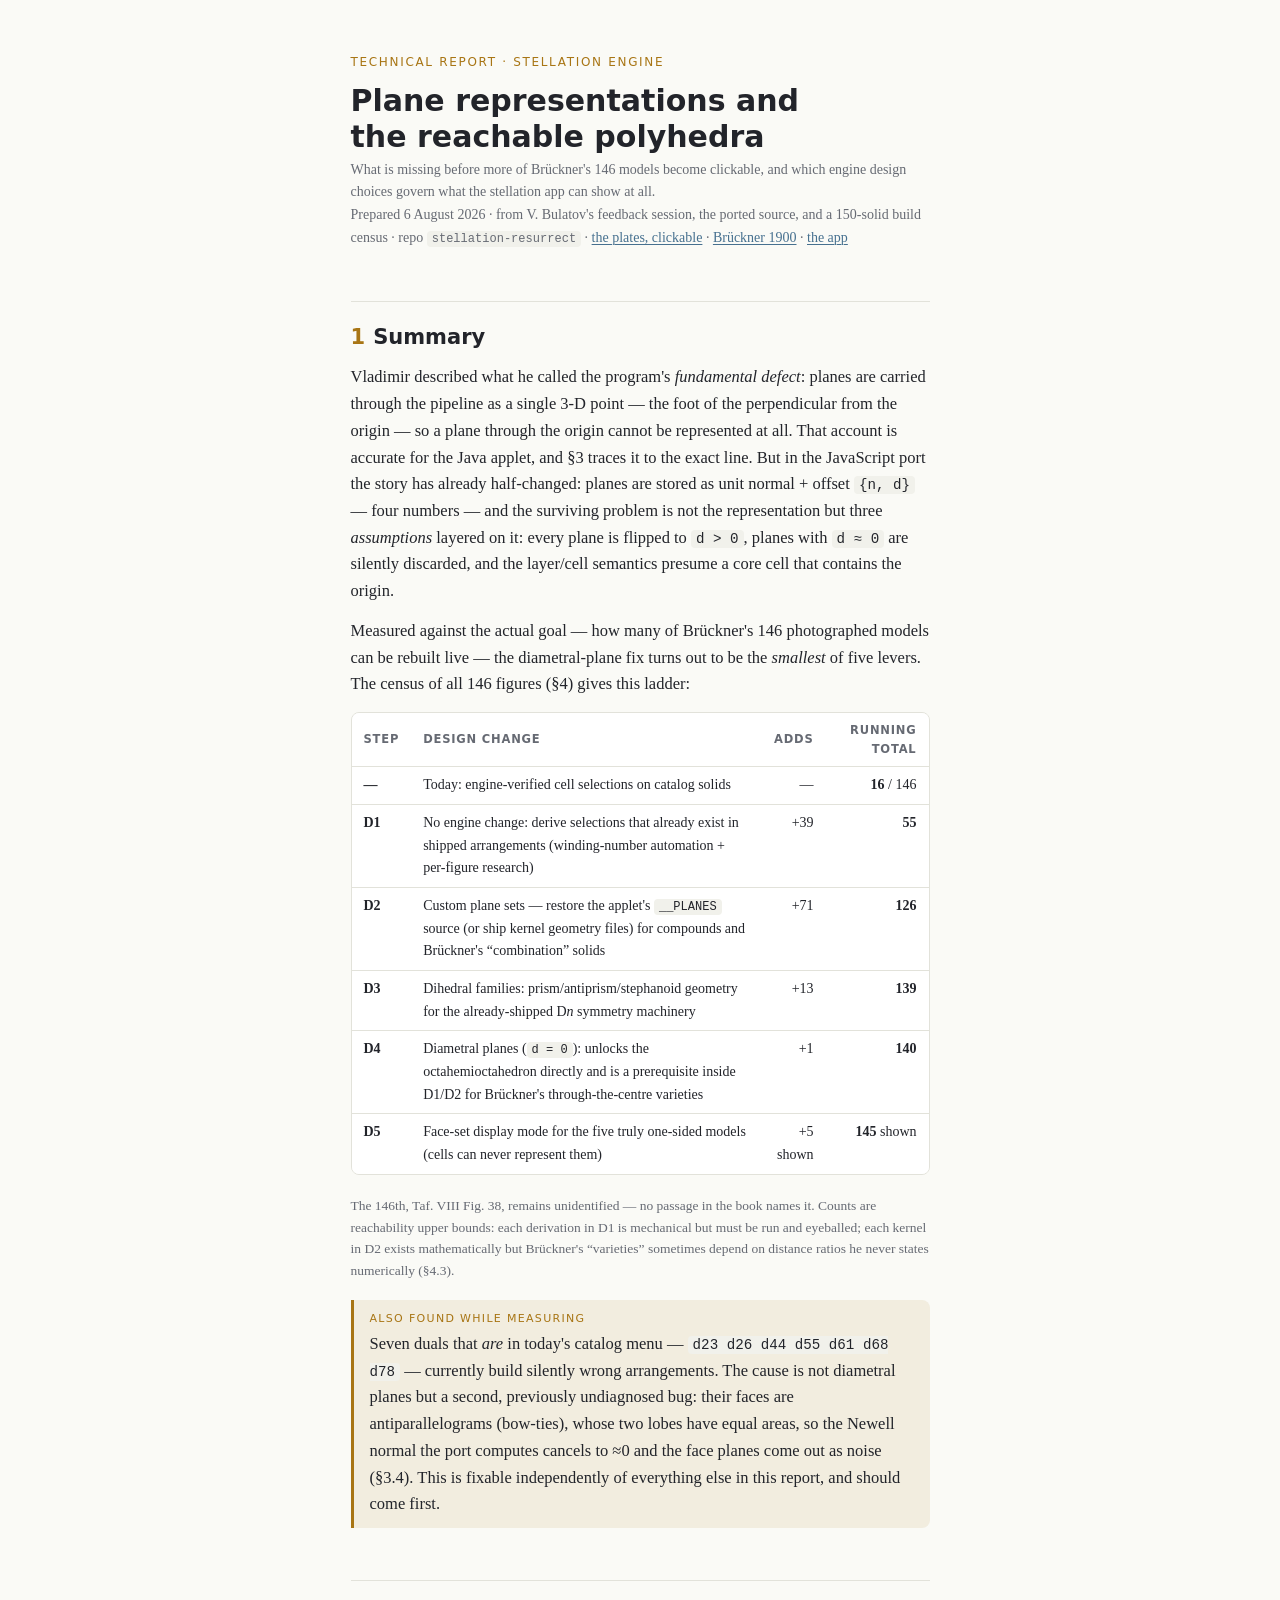
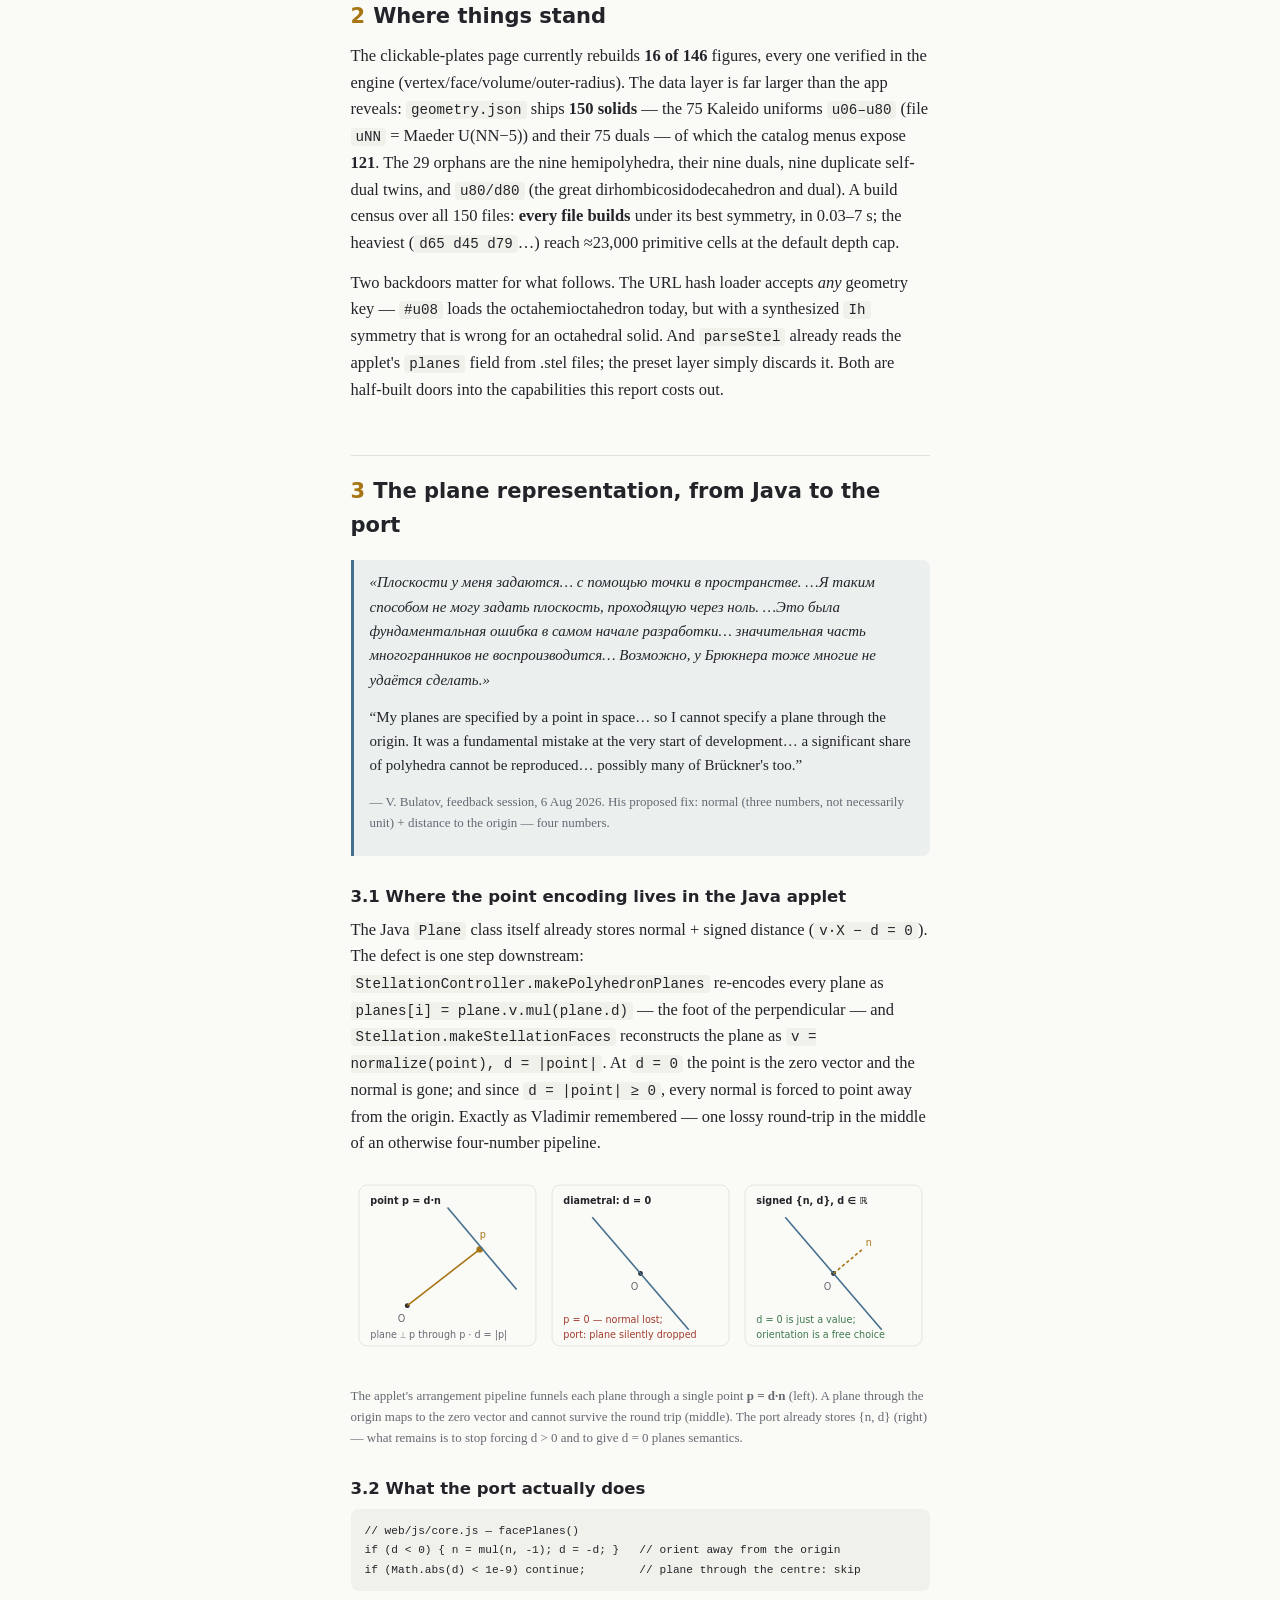
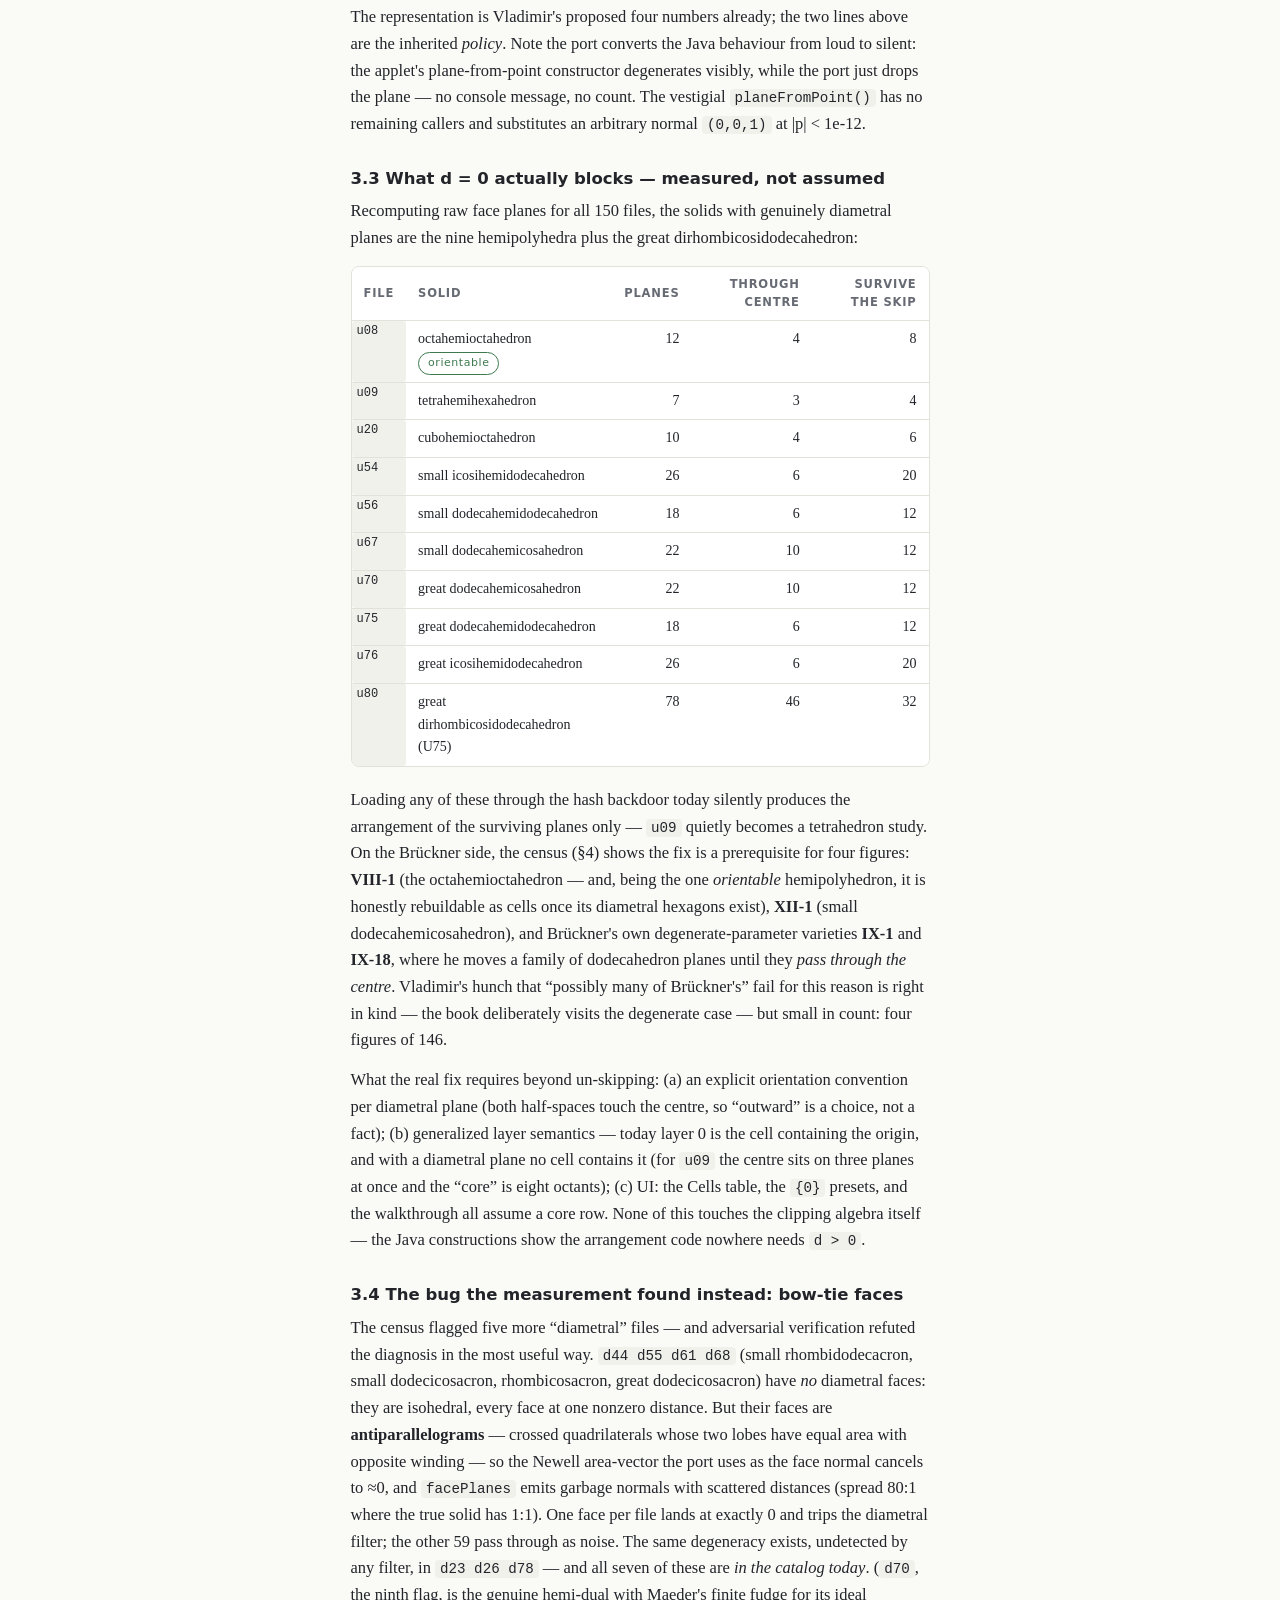
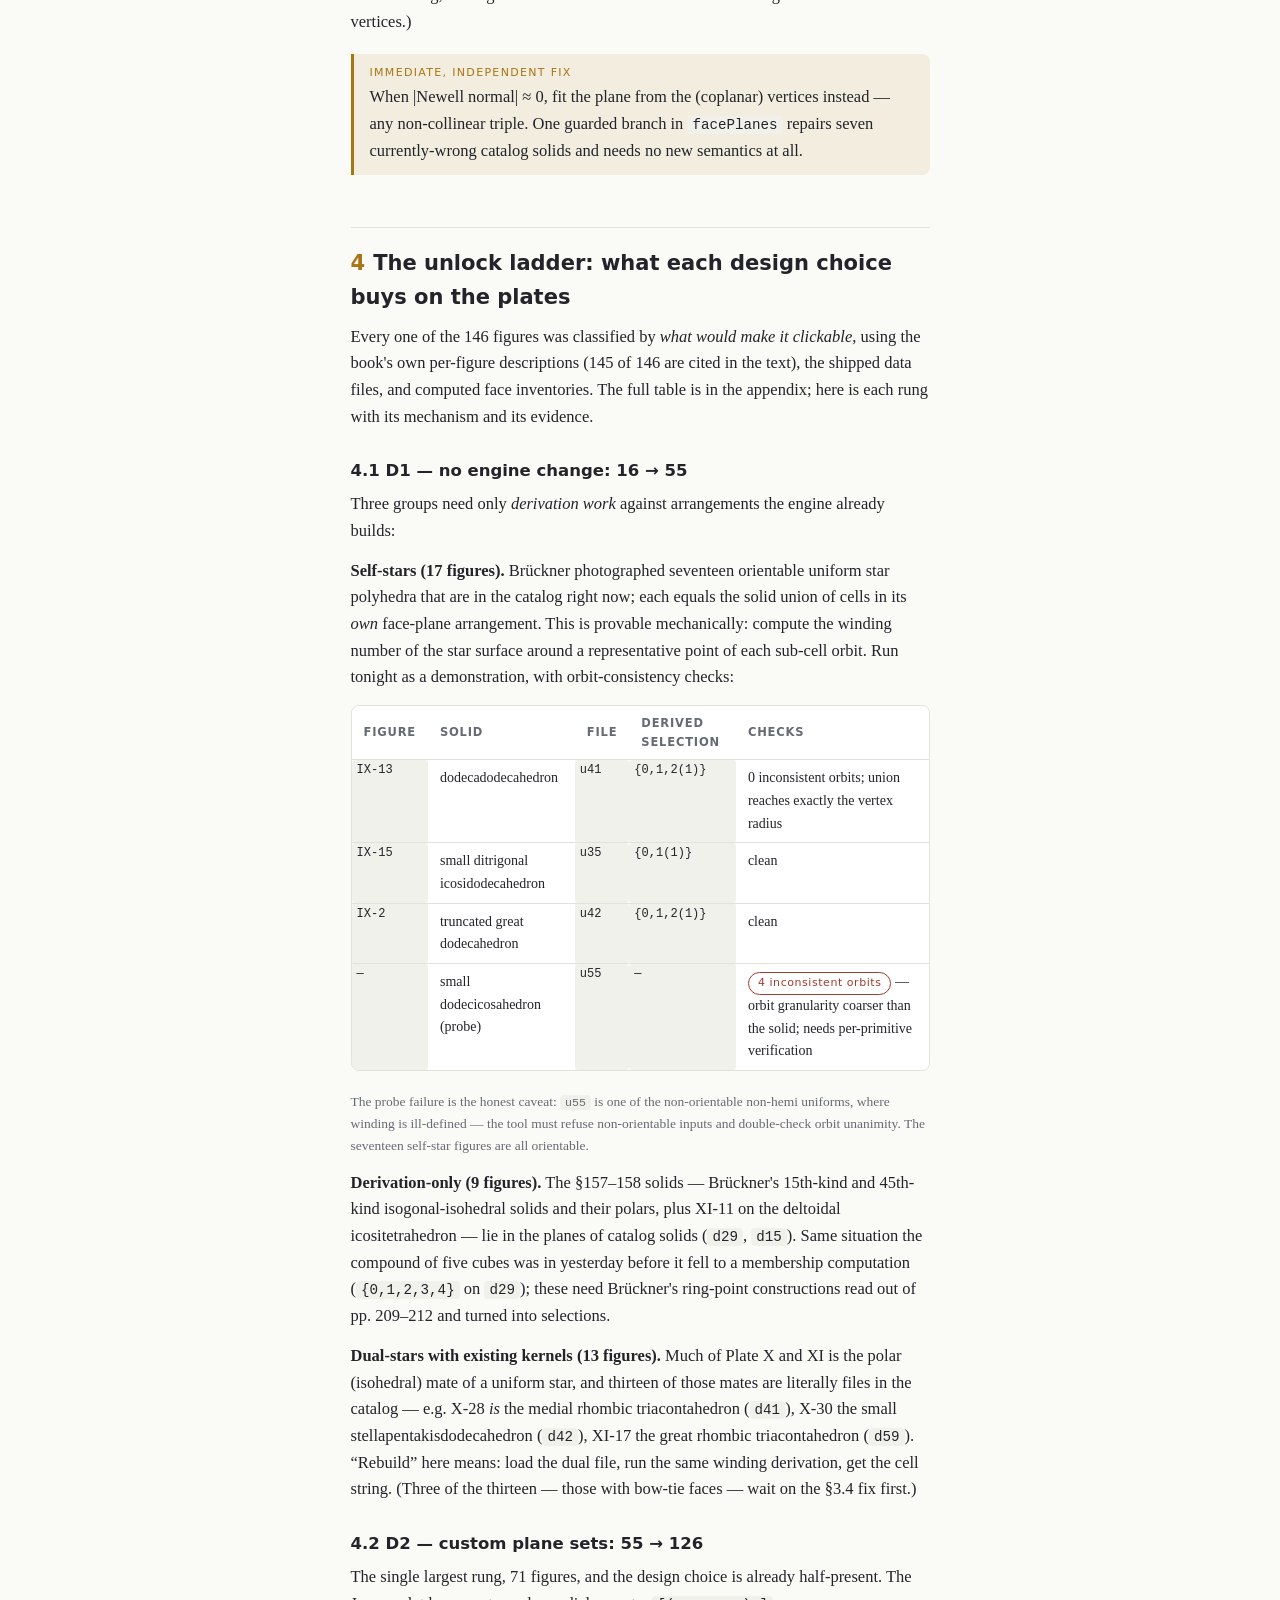
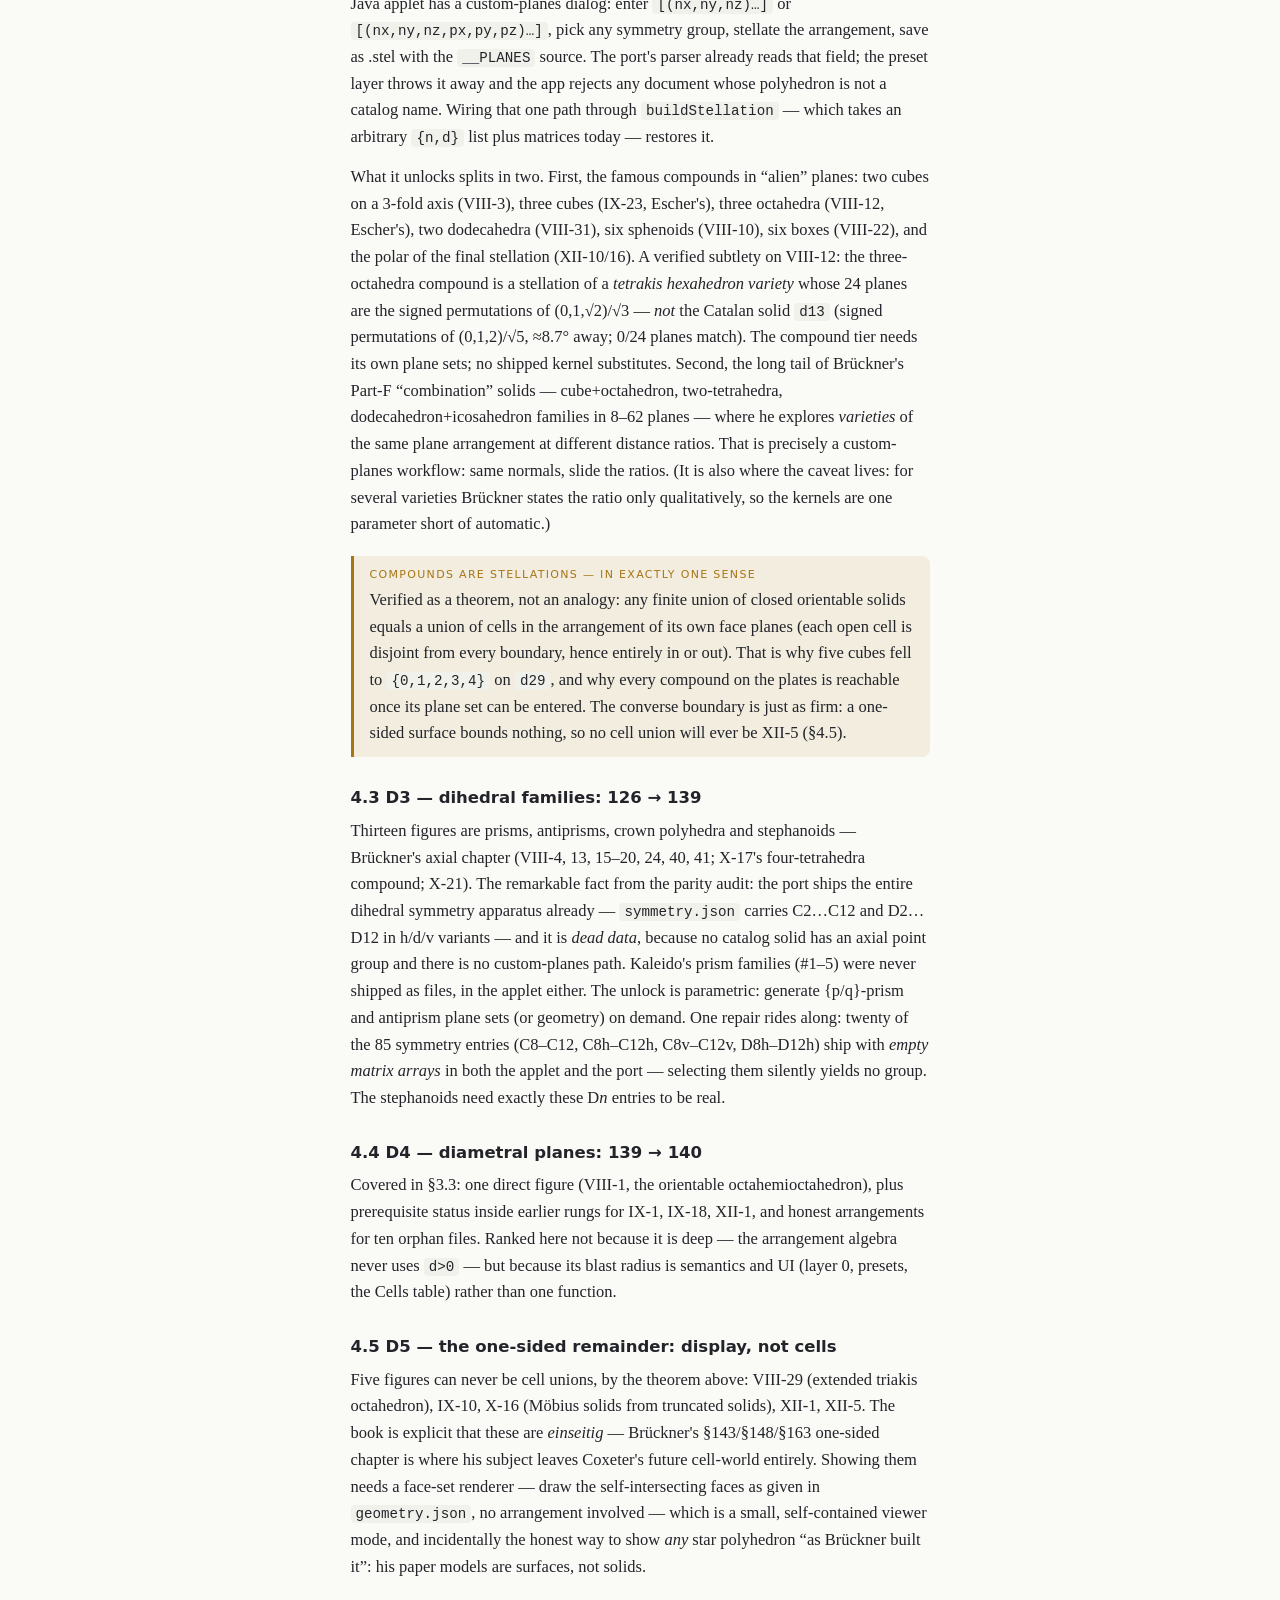
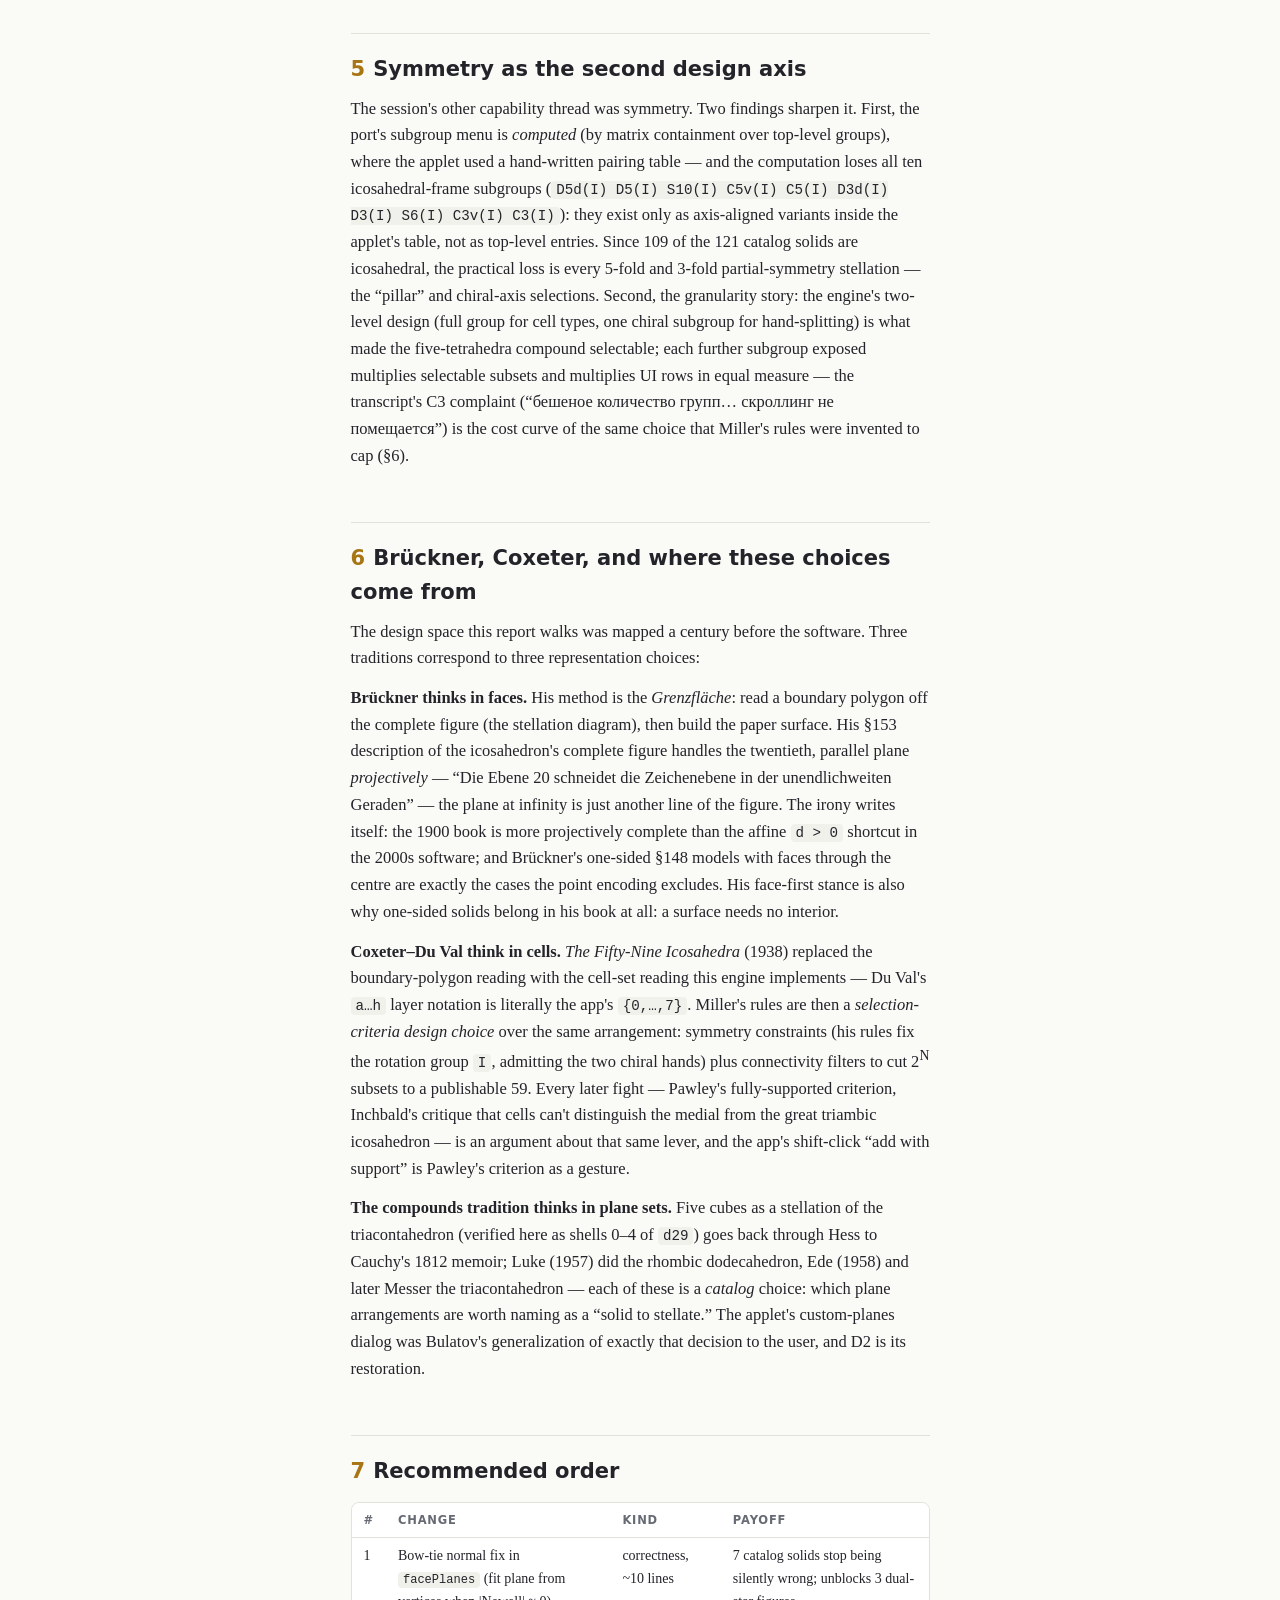
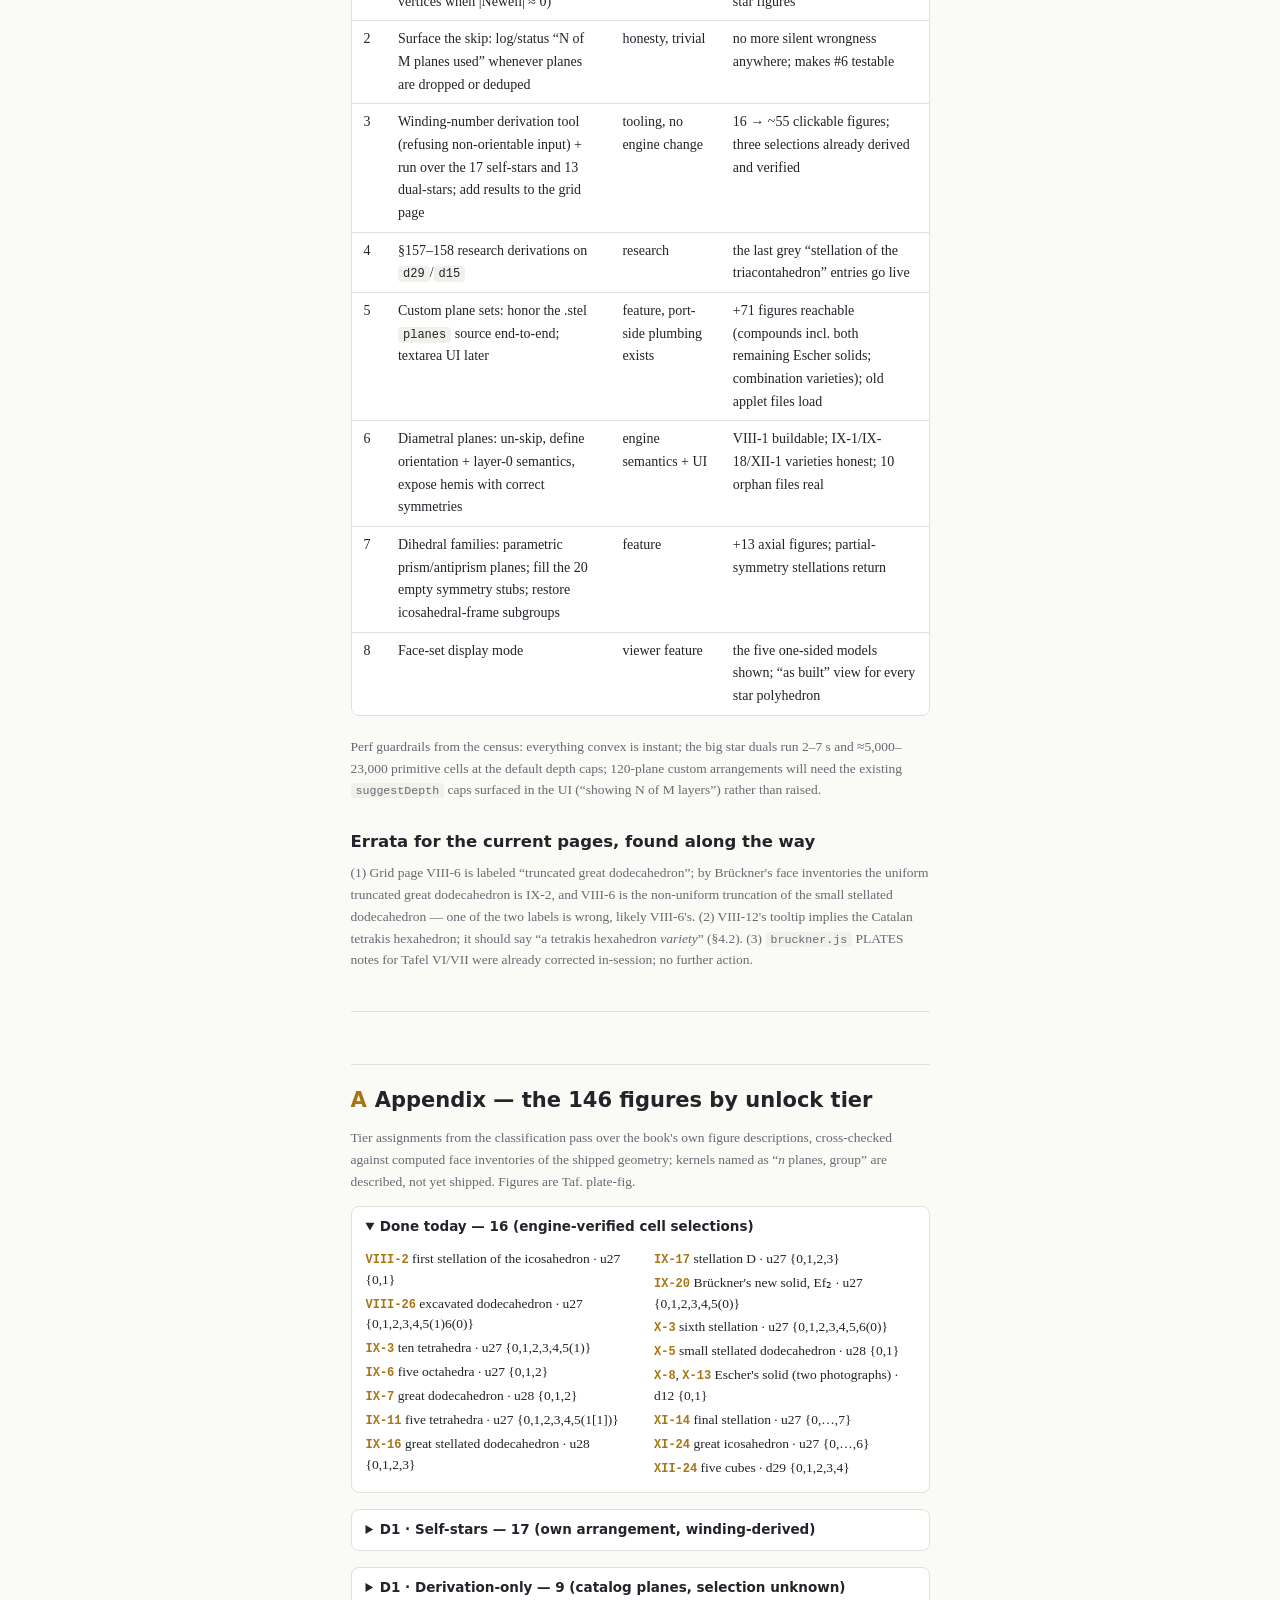
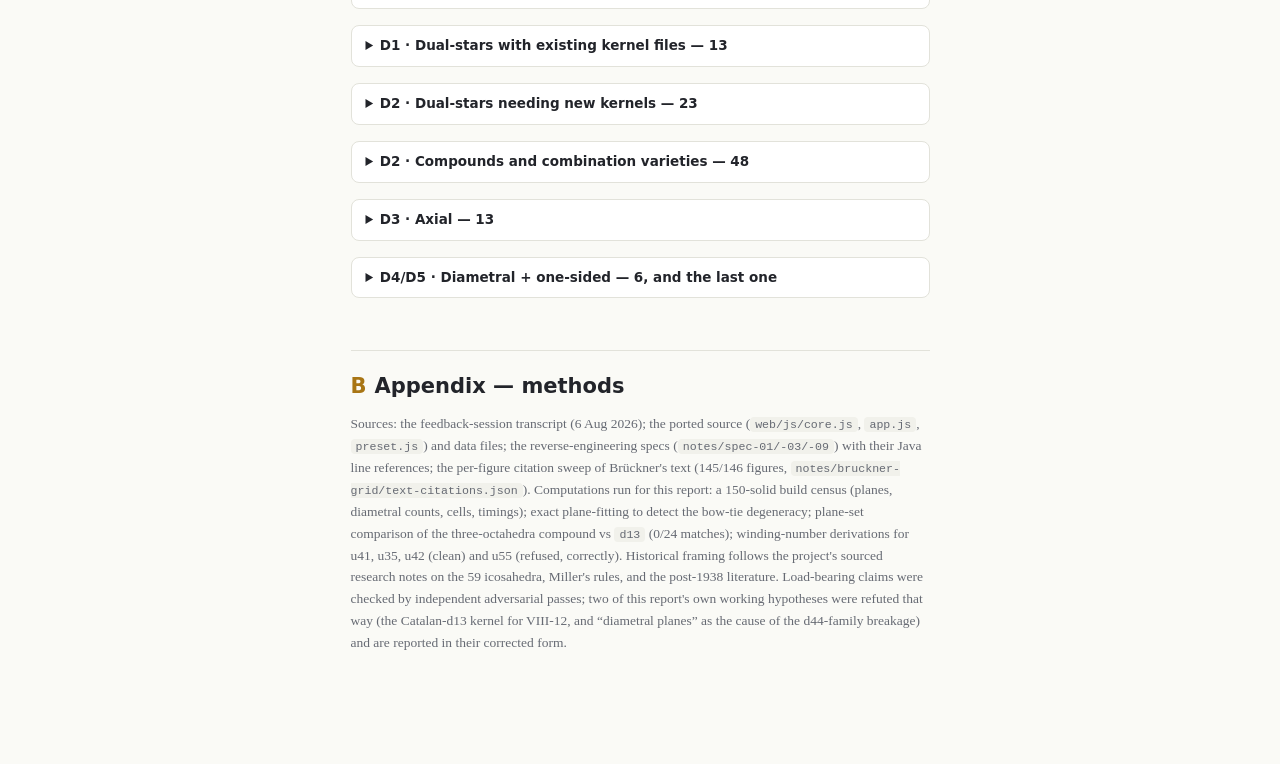
<file: docs/plane-design-report.html>
<!DOCTYPE html>
<html lang="en">
<head>
<meta charset="utf-8">
<meta name="viewport" content="width=device-width, initial-scale=1">
<title>Plane Representations and the Reachable Polyhedra — a Design Analysis</title>
<meta name="description" content="Which engine design choices — plane representation, custom plane sets, symmetry, display modes — unlock which of Brückner's 146 models in the stellation app.">
<link rel="icon" href="data:image/svg+xml,<svg xmlns='http://www.w3.org/2000/svg' viewBox='0 0 100 100'><text y='.9em' font-size='90'>✦</text></svg>">
</head>
<body>
<style>
  :root {
    --paper: #FAFAF6;
    --ink: #22242A;
    --dim: #666A73;
    --gold: #A87514;
    --gold-soft: rgba(168, 117, 20, 0.10);
    --steel: #46708F;
    --steel-soft: rgba(70, 112, 143, 0.08);
    --line: #E2E2DA;
    --card: #FFFFFF;
    --bad: #A33B2E;
    --ok: #3E7A4E;
    --mono-bg: #F1F1EB;
  }
  @media (prefers-color-scheme: dark) {
    :root {
      --paper: #16181D; --ink: #E6E4DC; --dim: #9DA0A8;
      --gold: #D9A43E; --gold-soft: rgba(217, 164, 62, 0.12);
      --steel: #82ABCB; --steel-soft: rgba(130, 171, 203, 0.10);
      --line: #2D3038; --card: #1D2026; --bad: #D97A6C; --ok: #7FB98E;
      --mono-bg: #22252C;
    }
  }
  :root[data-theme="dark"] {
    --paper: #16181D; --ink: #E6E4DC; --dim: #9DA0A8;
    --gold: #D9A43E; --gold-soft: rgba(217, 164, 62, 0.12);
    --steel: #82ABCB; --steel-soft: rgba(130, 171, 203, 0.10);
    --line: #2D3038; --card: #1D2026; --bad: #D97A6C; --ok: #7FB98E;
    --mono-bg: #22252C;
  }
  :root[data-theme="light"] {
    --paper: #FAFAF6; --ink: #22242A; --dim: #666A73;
    --gold: #A87514; --gold-soft: rgba(168, 117, 20, 0.10);
    --steel: #46708F; --steel-soft: rgba(70, 112, 143, 0.08);
    --line: #E2E2DA; --card: #FFFFFF; --bad: #A33B2E; --ok: #3E7A4E;
    --mono-bg: #F1F1EB;
  }

  * { box-sizing: border-box; }
  html { background: var(--paper); }
  body {
    margin: 0; background: var(--paper); color: var(--ink);
    font-family: Charter, "Bitstream Charter", "Sitka Text", Cambria, Georgia, serif;
    font-size: 16.5px; line-height: 1.62;
  }
  .page { max-width: 76ch; margin: 0 auto; padding: 48px 24px 96px; }

  h1, h2, h3, h4, .label {
    font-family: "Avenir Next", Seravek, "Segoe UI", system-ui, sans-serif;
  }
  h1 { font-size: 30px; line-height: 1.2; margin: 8px 0 4px; text-wrap: balance; font-weight: 650; }
  h2 { font-size: 21px; margin: 52px 0 10px; padding-top: 18px; border-top: 1px solid var(--line); font-weight: 640; }
  h2 .no { color: var(--gold); font-variant-numeric: tabular-nums; margin-right: 8px; }
  h3 { font-size: 16.5px; margin: 28px 0 6px; font-weight: 640; }
  p { margin: 0 0 13px; }
  a { color: var(--steel); text-decoration-thickness: 1px; text-underline-offset: 2px; }

  .kicker {
    font-family: "Avenir Next", Seravek, "Segoe UI", system-ui, sans-serif;
    font-size: 12px; letter-spacing: 0.14em; text-transform: uppercase; color: var(--gold);
  }
  .meta { color: var(--dim); font-size: 14px; margin-bottom: 30px; }

  code, .mono {
    font-family: "SF Mono", ui-monospace, Menlo, Consolas, monospace;
    font-size: 0.86em; background: var(--mono-bg); border-radius: 4px; padding: 1px 5px;
  }
  pre {
    font-family: "SF Mono", ui-monospace, Menlo, Consolas, monospace; font-size: 13px;
    background: var(--mono-bg); border-radius: 8px; padding: 12px 14px; overflow-x: auto;
    line-height: 1.5; margin: 0 0 13px;
  }
  pre code { background: none; padding: 0; }

  .finding {
    border-left: 3px solid var(--gold); background: var(--gold-soft);
    border-radius: 0 8px 8px 0; padding: 10px 16px; margin: 18px 0;
  }
  .finding .label { font-size: 11px; letter-spacing: 0.12em; text-transform: uppercase; color: var(--gold); display: block; margin-bottom: 3px; }
  .finding p { margin: 0 0 6px; } .finding p:last-child { margin: 0; }

  .quote {
    border-left: 3px solid var(--steel); background: var(--steel-soft);
    border-radius: 0 8px 8px 0; padding: 10px 16px; margin: 18px 0; font-size: 15px;
  }
  .quote .ru { font-style: italic; }
  .quote .who { color: var(--dim); font-size: 13px; margin-top: 4px; }

  table { border-collapse: collapse; width: 100%; font-size: 14px; font-variant-numeric: tabular-nums; }
  .tablewrap { overflow-x: auto; margin: 14px 0 20px; border: 1px solid var(--line); border-radius: 8px; }
  th {
    font-family: "Avenir Next", Seravek, "Segoe UI", system-ui, sans-serif;
    font-size: 11.5px; letter-spacing: 0.07em; text-transform: uppercase; color: var(--dim);
    text-align: left; padding: 8px 12px; border-bottom: 1px solid var(--line); background: var(--card);
  }
  td { padding: 7px 12px; border-bottom: 1px solid var(--line); vertical-align: top; background: var(--card); }
  tr:last-child td { border-bottom: none; }
  td.n, th.n { text-align: right; }

  .chip {
    display: inline-block; font-family: "Avenir Next", Seravek, "Segoe UI", system-ui, sans-serif;
    font-size: 11px; letter-spacing: 0.05em; border-radius: 20px; padding: 1px 9px 2px;
    border: 1px solid var(--line); color: var(--dim); white-space: nowrap;
  }
  .chip.gold { color: var(--gold); border-color: var(--gold); background: var(--gold-soft); }
  .chip.bad  { color: var(--bad); border-color: var(--bad); }
  .chip.ok   { color: var(--ok); border-color: var(--ok); }

  details { margin: 10px 0 16px; border: 1px solid var(--line); border-radius: 8px; background: var(--card); }
  summary {
    cursor: pointer; padding: 9px 14px;
    font-family: "Avenir Next", Seravek, "Segoe UI", system-ui, sans-serif; font-size: 13.5px; font-weight: 600;
  }
  summary:focus-visible { outline: 2px solid var(--steel); border-radius: 8px; }
  details > div { padding: 2px 14px 12px; }
  .figlist { font-size: 13.5px; line-height: 1.55; columns: 2; column-gap: 28px; }
  .figlist div { break-inside: avoid; margin-bottom: 3px; }
  .figlist b { font-family: "SF Mono", ui-monospace, Menlo, monospace; font-size: 12px; font-weight: 600; color: var(--gold); }
  @media (max-width: 640px) { .figlist { columns: 1; } }

  .diagram { margin: 20px 0; text-align: center; }
  .diagram svg { max-width: 100%; height: auto; }
  .diagram figcaption { font-size: 13px; color: var(--dim); margin-top: 6px; text-align: left; }

  .ladder td:first-child { white-space: nowrap; }
  .footnote { color: var(--dim); font-size: 13.5px; }
  hr { border: none; border-top: 1px solid var(--line); margin: 40px 0; }
</style>

<div class="page">
  <span class="kicker">Technical report · Stellation engine</span>
  <h1>Plane representations and the reachable polyhedra</h1>
  <p class="meta">
    What is missing before more of Brückner's 146 models become clickable, and which
    engine design choices govern what the stellation app can show at all.<br>
    Prepared 6 August 2026 · from V.&nbsp;Bulatov's feedback session, the ported source, and a
    150-solid build census · repo <span class="mono">stellation-resurrect</span> · <a href="bruckner-grid.html">the plates, clickable</a> · <a href="bruckner.html">Brückner 1900</a> · <a href="index.html">the app</a>
  </p>

  <!-- ================================================================ 1 -->
  <h2><span class="no">1</span>Summary</h2>
  <p>
    Vladimir described what he called the program's <em>fundamental defect</em>: planes are
    carried through the pipeline as a single 3-D point — the foot of the perpendicular from
    the origin — so a plane through the origin cannot be represented at all. That account is
    accurate for the Java applet, and §3 traces it to the exact line. But in the JavaScript
    port the story has already half-changed: planes are stored as unit normal + offset
    <span class="mono">{n,&nbsp;d}</span> — four numbers — and the surviving problem is not the
    representation but three <em>assumptions</em> layered on it: every plane is flipped to
    <span class="mono">d&nbsp;&gt;&nbsp;0</span>, planes with <span class="mono">d&nbsp;≈&nbsp;0</span> are
    silently discarded, and the layer/cell semantics presume a core cell that contains the origin.
  </p>
  <p>
    Measured against the actual goal — how many of Brückner's 146 photographed models can be
    rebuilt live — the diametral-plane fix turns out to be the <em>smallest</em> of five levers.
    The census of all 146 figures (§4) gives this ladder:
  </p>
  <div class="tablewrap"><table class="ladder">
    <tr><th>Step</th><th>Design change</th><th class="n">Adds</th><th class="n">Running total</th></tr>
    <tr><td><b>—</b></td><td>Today: engine-verified cell selections on catalog solids</td><td class="n">—</td><td class="n"><b>16</b> / 146</td></tr>
    <tr><td><b>D1</b></td><td>No engine change: derive selections that already exist in shipped arrangements (winding-number automation + per-figure research)</td><td class="n">+39</td><td class="n"><b>55</b></td></tr>
    <tr><td><b>D2</b></td><td>Custom plane sets — restore the applet's <span class="mono">__PLANES</span> source (or ship kernel geometry files) for compounds and Brückner's “combination” solids</td><td class="n">+71</td><td class="n"><b>126</b></td></tr>
    <tr><td><b>D3</b></td><td>Dihedral families: prism/antiprism/stephanoid geometry for the already-shipped D<i>n</i> symmetry machinery</td><td class="n">+13</td><td class="n"><b>139</b></td></tr>
    <tr><td><b>D4</b></td><td>Diametral planes (<span class="mono">d&nbsp;=&nbsp;0</span>): unlocks the octahemioctahedron directly and is a prerequisite inside D1/D2 for Brückner's through-the-centre varieties</td><td class="n">+1</td><td class="n"><b>140</b></td></tr>
    <tr><td><b>D5</b></td><td>Face-set display mode for the five truly one-sided models (cells can never represent them)</td><td class="n">+5 shown</td><td class="n"><b>145</b> shown</td></tr>
  </table></div>
  <p class="footnote">
    The 146th, Taf. VIII Fig. 38, remains unidentified — no passage in the book names it.
    Counts are reachability upper bounds: each derivation in D1 is mechanical but must be run
    and eyeballed; each kernel in D2 exists mathematically but Brückner's “varieties” sometimes
    depend on distance ratios he never states numerically (§4.3).
  </p>
  <div class="finding">
    <span class="label">Also found while measuring</span>
    <p>Seven duals that <em>are</em> in today's catalog menu — <span class="mono">d23 d26 d44 d55
    d61 d68 d78</span> — currently build silently wrong arrangements. The cause is not diametral
    planes but a second, previously undiagnosed bug: their faces are antiparallelograms
    (bow-ties), whose two lobes have equal areas, so the Newell normal the port computes cancels
    to ≈0 and the face planes come out as noise (§3.4). This is fixable independently of
    everything else in this report, and should come first.</p>
  </div>

  <!-- ================================================================ 2 -->
  <h2><span class="no">2</span>Where things stand</h2>
  <p>
    The clickable-plates page currently rebuilds <b>16 of 146</b> figures, every one verified
    in the engine (vertex/face/volume/outer-radius). The data layer is far larger than the app
    reveals: <span class="mono">geometry.json</span> ships <b>150 solids</b> — the 75 Kaleido
    uniforms <span class="mono">u06–u80</span> (file <span class="mono">uNN</span> = Maeder
    U(NN−5)) and their 75 duals — of which the catalog menus expose <b>121</b>. The 29 orphans
    are the nine hemipolyhedra, their nine duals, nine duplicate self-dual twins, and
    <span class="mono">u80/d80</span> (the great dirhombicosidodecahedron and dual). A build
    census over all 150 files: <b>every file builds</b> under its best symmetry, in 0.03–7&nbsp;s;
    the heaviest (<span class="mono">d65 d45 d79</span>…) reach ≈23,000 primitive cells at the
    default depth cap.
  </p>
  <p>
    Two backdoors matter for what follows. The URL hash loader accepts <em>any</em> geometry key
    — <span class="mono">#u08</span> loads the octahemioctahedron today, but with a synthesized
    <span class="mono">Ih</span> symmetry that is wrong for an octahedral solid. And
    <span class="mono">parseStel</span> already reads the applet's <span class="mono">planes</span>
    field from .stel files; the preset layer simply discards it. Both are half-built doors into
    the capabilities this report costs out.
  </p>

  <!-- ================================================================ 3 -->
  <h2><span class="no">3</span>The plane representation, from Java to the port</h2>
  <div class="quote">
    <p class="ru">«Плоскости у меня задаются… с помощью точки в пространстве. …Я таким способом
    не могу задать плоскость, проходящую через ноль. …Это была фундаментальная ошибка в самом
    начале разработки… значительная часть многогранников не воспроизводится… Возможно, у
    Брюкнера тоже многие не удаётся сделать.»</p>
    <p>“My planes are specified by a point in space… so I cannot specify a plane through the
    origin. It was a fundamental mistake at the very start of development… a significant share
    of polyhedra cannot be reproduced… possibly many of Brückner's too.”</p>
    <p class="who">— V. Bulatov, feedback session, 6 Aug 2026. His proposed fix: normal (three
    numbers, not necessarily unit) + distance to the origin — four numbers.</p>
  </div>

  <h3>3.1 Where the point encoding lives in the Java applet</h3>
  <p>
    The Java <span class="mono">Plane</span> class itself already stores normal + signed
    distance (<span class="mono">v·X − d = 0</span>). The defect is one step downstream:
    <span class="mono">StellationController.makePolyhedronPlanes</span> re-encodes every plane
    as <span class="mono">planes[i] = plane.v.mul(plane.d)</span> — the foot of the
    perpendicular — and <span class="mono">Stellation.makeStellationFaces</span> reconstructs
    the plane as <span class="mono">v = normalize(point), d = |point|</span>. At
    <span class="mono">d = 0</span> the point is the zero vector and the normal is gone; and
    since <span class="mono">d = |point| ≥ 0</span>, every normal is forced to point away from
    the origin. Exactly as Vladimir remembered — one lossy round-trip in the middle of an
    otherwise four-number pipeline.
  </p>

  <div class="diagram">
    <svg viewBox="0 0 720 240" role="img" aria-label="Three plane encodings compared" font-family="Avenir Next, Seravek, Segoe UI, system-ui, sans-serif" font-size="12">
      <!-- panel 1: point encoding -->
      <g transform="translate(10,10)">
        <rect x="0" y="0" width="220" height="200" rx="10" fill="none" stroke="var(--line)"/>
        <text x="14" y="24" fill="var(--ink)" font-weight="600">point p = d·n</text>
        <circle cx="60" cy="150" r="3" fill="var(--ink)"/>
        <text x="48" y="170" fill="var(--dim)">O</text>
        <line x1="60" y1="150" x2="150" y2="80" stroke="var(--gold)" stroke-width="2"/>
        <circle cx="150" cy="80" r="4" fill="var(--gold)"/>
        <line x1="110" y1="28" x2="196" y2="130" stroke="var(--steel)" stroke-width="2"/>
        <text x="150" y="66" fill="var(--gold)">p</text>
        <text x="14" y="190" fill="var(--dim)">plane ⟂ p through p · d = |p|</text>
      </g>
      <!-- panel 2: the degenerate case -->
      <g transform="translate(250,10)">
        <rect x="0" y="0" width="220" height="200" rx="10" fill="none" stroke="var(--line)"/>
        <text x="14" y="24" fill="var(--ink)" font-weight="600">diametral: d = 0</text>
        <circle cx="110" cy="110" r="3" fill="var(--ink)"/>
        <text x="98" y="130" fill="var(--dim)">O</text>
        <line x1="50" y1="40" x2="170" y2="180" stroke="var(--steel)" stroke-width="2"/>
        <text x="14" y="172" fill="var(--bad)">p = 0 — normal lost;</text>
        <text x="14" y="190" fill="var(--bad)">port: plane silently dropped</text>
      </g>
      <!-- panel 3: normal + offset -->
      <g transform="translate(490,10)">
        <rect x="0" y="0" width="220" height="200" rx="10" fill="none" stroke="var(--line)"/>
        <text x="14" y="24" fill="var(--ink)" font-weight="600">signed {n, d}, d ∈ ℝ</text>
        <circle cx="110" cy="110" r="3" fill="var(--ink)"/>
        <text x="98" y="130" fill="var(--dim)">O</text>
        <line x1="50" y1="40" x2="170" y2="180" stroke="var(--steel)" stroke-width="2"/>
        <line x1="110" y1="110" x2="146" y2="80" stroke="var(--gold)" stroke-width="2" stroke-dasharray="4 3"/>
        <text x="150" y="76" fill="var(--gold)">n</text>
        <text x="14" y="172" fill="var(--ok)">d = 0 is just a value;</text>
        <text x="14" y="190" fill="var(--ok)">orientation is a free choice</text>
      </g>
    </svg>
    <figcaption>
      The applet's arrangement pipeline funnels each plane through a single point
      <b>p&nbsp;=&nbsp;d·n</b> (left). A plane through the origin maps to the zero vector and
      cannot survive the round trip (middle). The port already stores {n, d} (right) — what
      remains is to stop forcing d&nbsp;&gt;&nbsp;0 and to give d&nbsp;=&nbsp;0 planes semantics.
    </figcaption>
  </div>

  <h3>3.2 What the port actually does</h3>
  <pre><code>// web/js/core.js — facePlanes()
if (d &lt; 0) { n = mul(n, -1); d = -d; }   // orient away from the origin
if (Math.abs(d) &lt; 1e-9) continue;        // plane through the centre: skip</code></pre>
  <p>
    The representation is Vladimir's proposed four numbers already; the two lines above are the
    inherited <em>policy</em>. Note the port converts the Java behaviour from loud to silent:
    the applet's plane-from-point constructor degenerates visibly, while the port just drops the
    plane — no console message, no count. The vestigial
    <span class="mono">planeFromPoint()</span> has no remaining callers and substitutes an
    arbitrary normal <span class="mono">(0,0,1)</span> at |p| &lt; 1e-12.
  </p>

  <h3>3.3 What d = 0 actually blocks — measured, not assumed</h3>
  <p>
    Recomputing raw face planes for all 150 files, the solids with genuinely diametral planes are
    the nine hemipolyhedra plus the great dirhombicosidodecahedron:
  </p>
  <div class="tablewrap"><table>
    <tr><th>File</th><th>Solid</th><th class="n">Planes</th><th class="n">Through centre</th><th class="n">Survive the skip</th></tr>
    <tr><td class="mono">u08</td><td>octahemioctahedron <span class="chip ok">orientable</span></td><td class="n">12</td><td class="n">4</td><td class="n">8</td></tr>
    <tr><td class="mono">u09</td><td>tetrahemihexahedron</td><td class="n">7</td><td class="n">3</td><td class="n">4</td></tr>
    <tr><td class="mono">u20</td><td>cubohemioctahedron</td><td class="n">10</td><td class="n">4</td><td class="n">6</td></tr>
    <tr><td class="mono">u54</td><td>small icosihemidodecahedron</td><td class="n">26</td><td class="n">6</td><td class="n">20</td></tr>
    <tr><td class="mono">u56</td><td>small dodecahemidodecahedron</td><td class="n">18</td><td class="n">6</td><td class="n">12</td></tr>
    <tr><td class="mono">u67</td><td>small dodecahemicosahedron</td><td class="n">22</td><td class="n">10</td><td class="n">12</td></tr>
    <tr><td class="mono">u70</td><td>great dodecahemicosahedron</td><td class="n">22</td><td class="n">10</td><td class="n">12</td></tr>
    <tr><td class="mono">u75</td><td>great dodecahemidodecahedron</td><td class="n">18</td><td class="n">6</td><td class="n">12</td></tr>
    <tr><td class="mono">u76</td><td>great icosihemidodecahedron</td><td class="n">26</td><td class="n">6</td><td class="n">20</td></tr>
    <tr><td class="mono">u80</td><td>great dirhombicosidodecahedron (U75)</td><td class="n">78</td><td class="n">46</td><td class="n">32</td></tr>
  </table></div>
  <p>
    Loading any of these through the hash backdoor today silently produces the arrangement of
    the surviving planes only — <span class="mono">u09</span> quietly becomes a tetrahedron
    study. On the Brückner side, the census (§4) shows the fix is a prerequisite for four
    figures: <b>VIII-1</b> (the octahemioctahedron — and, being the one <em>orientable</em>
    hemipolyhedron, it is honestly rebuildable as cells once its diametral hexagons exist),
    <b>XII-1</b> (small dodecahemicosahedron), and Brückner's own degenerate-parameter varieties
    <b>IX-1</b> and <b>IX-18</b>, where he moves a family of dodecahedron planes until they
    <em>pass through the centre</em>. Vladimir's hunch that “possibly many of Brückner's” fail
    for this reason is right in kind — the book deliberately visits the degenerate case — but
    small in count: four figures of 146.
  </p>
  <p>
    What the real fix requires beyond un-skipping: (a) an explicit orientation convention per
    diametral plane (both half-spaces touch the centre, so “outward” is a choice, not a fact);
    (b) generalized layer semantics — today layer 0 is the cell containing the origin, and with
    a diametral plane no cell contains it (for <span class="mono">u09</span> the centre sits on
    three planes at once and the “core” is eight octants); (c) UI: the Cells table, the
    <span class="mono">{0}</span> presets, and the walkthrough all assume a core row.
    None of this touches the clipping algebra itself — the Java constructions show the
    arrangement code nowhere needs <span class="mono">d &gt; 0</span>.
  </p>

  <h3>3.4 The bug the measurement found instead: bow-tie faces</h3>
  <p>
    The census flagged five more “diametral” files — and adversarial verification refuted the
    diagnosis in the most useful way. <span class="mono">d44 d55 d61 d68</span> (small
    rhombidodecacron, small dodecicosacron, rhombicosacron, great dodecicosacron) have <em>no</em>
    diametral faces: they are isohedral, every face at one nonzero distance. But their faces are
    <b>antiparallelograms</b> — crossed quadrilaterals whose two lobes have equal area with
    opposite winding — so the Newell area-vector the port uses as the face normal cancels to
    ≈0, and <span class="mono">facePlanes</span> emits garbage normals with scattered distances
    (spread 80:1 where the true solid has 1:1). One face per file lands at exactly 0 and trips
    the diametral filter; the other 59 pass through as noise. The same degeneracy exists,
    undetected by any filter, in <span class="mono">d23 d26 d78</span> — and all seven of these
    are <em>in the catalog today</em>. (<span class="mono">d70</span>, the ninth flag, is the
    genuine hemi-dual with Maeder's finite fudge for its ideal vertices.)
  </p>
  <div class="finding">
    <span class="label">Immediate, independent fix</span>
    <p>When |Newell normal| ≈ 0, fit the plane from the (coplanar) vertices instead — any
    non-collinear triple. One guarded branch in <span class="mono">facePlanes</span> repairs
    seven currently-wrong catalog solids and needs no new semantics at all.</p>
  </div>

  <!-- ================================================================ 4 -->
  <h2><span class="no">4</span>The unlock ladder: what each design choice buys on the plates</h2>
  <p>
    Every one of the 146 figures was classified by <em>what would make it clickable</em>, using
    the book's own per-figure descriptions (145 of 146 are cited in the text), the shipped data
    files, and computed face inventories. The full table is in the appendix; here is each rung
    with its mechanism and its evidence.
  </p>

  <h3>4.1 D1 — no engine change: 16 → 55</h3>
  <p>
    Three groups need only <em>derivation work</em> against arrangements the engine already builds:
  </p>
  <p>
    <b>Self-stars (17 figures).</b> Brückner photographed seventeen orientable uniform star
    polyhedra that are in the catalog right now; each equals the solid union of cells in its
    <em>own</em> face-plane arrangement. This is provable mechanically: compute the winding
    number of the star surface around a representative point of each sub-cell orbit. Run
    tonight as a demonstration, with orbit-consistency checks:
  </p>
  <div class="tablewrap"><table>
    <tr><th>Figure</th><th>Solid</th><th>File</th><th>Derived selection</th><th>Checks</th></tr>
    <tr><td class="mono">IX-13</td><td>dodecadodecahedron</td><td class="mono">u41</td><td class="mono">{0,1,2(1)}</td><td>0 inconsistent orbits; union reaches exactly the vertex radius</td></tr>
    <tr><td class="mono">IX-15</td><td>small ditrigonal icosidodecahedron</td><td class="mono">u35</td><td class="mono">{0,1(1)}</td><td>clean</td></tr>
    <tr><td class="mono">IX-2</td><td>truncated great dodecahedron</td><td class="mono">u42</td><td class="mono">{0,1,2(1)}</td><td>clean</td></tr>
    <tr><td class="mono">—</td><td>small dodecicosahedron (probe)</td><td class="mono">u55</td><td class="mono">—</td><td><span class="chip bad">4 inconsistent orbits</span> — orbit granularity coarser than the solid; needs per-primitive verification</td></tr>
  </table></div>
  <p class="footnote">
    The probe failure is the honest caveat: <span class="mono">u55</span> is one of the
    non-orientable non-hemi uniforms, where winding is ill-defined — the tool must refuse
    non-orientable inputs and double-check orbit unanimity. The seventeen self-star figures are
    all orientable.
  </p>
  <p>
    <b>Derivation-only (9 figures).</b> The §157–158 solids — Brückner's 15th-kind and
    45th-kind isogonal-isohedral solids and their polars, plus XI-11 on the deltoidal
    icositetrahedron — lie in the planes of catalog solids (<span class="mono">d29</span>,
    <span class="mono">d15</span>). Same situation the compound of five cubes was in yesterday
    before it fell to a membership computation (<span class="mono">{0,1,2,3,4}</span> on
    <span class="mono">d29</span>); these need Brückner's ring-point constructions read out of
    pp.&nbsp;209–212 and turned into selections.
  </p>
  <p>
    <b>Dual-stars with existing kernels (13 figures).</b> Much of Plate X and XI is the polar
    (isohedral) mate of a uniform star, and thirteen of those mates are literally files in the
    catalog — e.g. X-28 <em>is</em> the medial rhombic triacontahedron
    (<span class="mono">d41</span>), X-30 the small stellapentakisdodecahedron
    (<span class="mono">d42</span>), XI-17 the great rhombic triacontahedron
    (<span class="mono">d59</span>). “Rebuild” here means: load the dual file, run the same
    winding derivation, get the cell string. (Three of the thirteen — those with bow-tie faces —
    wait on the §3.4 fix first.)
  </p>

  <h3>4.2 D2 — custom plane sets: 55 → 126</h3>
  <p>
    The single largest rung, 71 figures, and the design choice is already half-present. The Java
    applet has a custom-planes dialog: enter <span class="mono">[(nx,ny,nz)…]</span> or
    <span class="mono">[(nx,ny,nz,px,py,pz)…]</span>, pick any symmetry group, stellate the
    arrangement, save as .stel with the <span class="mono">__PLANES</span> source. The port's
    parser already reads that field; the preset layer throws it away and the app rejects any
    document whose polyhedron is not a catalog name. Wiring that one path through
    <span class="mono">buildStellation</span> — which takes an arbitrary
    <span class="mono">{n,d}</span> list plus matrices today — restores it.
  </p>
  <p>
    What it unlocks splits in two. First, the famous compounds in “alien” planes: two cubes on a
    3-fold axis (VIII-3), three cubes (IX-23, Escher's), three octahedra (VIII-12, Escher's),
    two dodecahedra (VIII-31), six sphenoids (VIII-10), six boxes (VIII-22), and the polar of the
    final stellation (XII-10/16). A verified subtlety on VIII-12: the three-octahedra compound is
    a stellation of a <em>tetrakis hexahedron variety</em> whose 24 planes are the signed
    permutations of (0,1,√2)/√3 — <em>not</em> the Catalan solid
    <span class="mono">d13</span> (signed permutations of (0,1,2)/√5, ≈8.7° away; 0/24 planes
    match). The compound tier needs its own plane sets; no shipped kernel substitutes.
    Second, the long tail of Brückner's Part-F “combination” solids — cube+octahedron,
    two-tetrahedra, dodecahedron+icosahedron families in 8–62 planes — where he explores
    <em>varieties</em> of the same plane arrangement at different distance ratios. That is
    precisely a custom-planes workflow: same normals, slide the ratios. (It is also where the
    caveat lives: for several varieties Brückner states the ratio only qualitatively, so the
    kernels are one parameter short of automatic.)
  </p>
  <div class="finding">
    <span class="label">Compounds are stellations — in exactly one sense</span>
    <p>Verified as a theorem, not an analogy: any finite union of closed orientable solids
    equals a union of cells in the arrangement of its own face planes (each open cell is
    disjoint from every boundary, hence entirely in or out). That is why five cubes fell to
    <span class="mono">{0,1,2,3,4}</span> on <span class="mono">d29</span>, and why every
    compound on the plates is reachable once its plane set can be entered. The converse
    boundary is just as firm: a one-sided surface bounds nothing, so no cell union will ever
    be XII-5 (§4.5).</p>
  </div>

  <h3>4.3 D3 — dihedral families: 126 → 139</h3>
  <p>
    Thirteen figures are prisms, antiprisms, crown polyhedra and stephanoids — Brückner's
    axial chapter (VIII-4, 13, 15–20, 24, 40, 41; X-17's four-tetrahedra compound; X-21). The
    remarkable fact from the parity audit: the port ships the entire dihedral symmetry apparatus
    already — <span class="mono">symmetry.json</span> carries C2…C12 and D2…D12 in h/d/v
    variants — and it is <em>dead data</em>, because no catalog solid has an axial point group
    and there is no custom-planes path. Kaleido's prism families (#1–5) were never shipped as
    files, in the applet either. The unlock is parametric: generate {p/q}-prism and antiprism
    plane sets (or geometry) on demand. One repair rides along: twenty of the 85 symmetry
    entries (C8–C12, C8h–C12h, C8v–C12v, D8h–D12h) ship with <em>empty matrix arrays</em> in
    both the applet and the port — selecting them silently yields no group. The stephanoids need
    exactly these D<i>n</i> entries to be real.
  </p>

  <h3>4.4 D4 — diametral planes: 139 → 140</h3>
  <p>
    Covered in §3.3: one direct figure (VIII-1, the orientable octahemioctahedron), plus
    prerequisite status inside earlier rungs for IX-1, IX-18, XII-1, and honest arrangements for
    ten orphan files. Ranked here not because it is deep — the arrangement algebra never uses
    <span class="mono">d&gt;0</span> — but because its blast radius is semantics and UI
    (layer 0, presets, the Cells table) rather than one function.
  </p>

  <h3>4.5 D5 — the one-sided remainder: display, not cells</h3>
  <p>
    Five figures can never be cell unions, by the theorem above: VIII-29 (extended triakis
    octahedron), IX-10, X-16 (Möbius solids from truncated solids), XII-1, XII-5. The book is
    explicit that these are <em>einseitig</em> — Brückner's §143/§148/§163 one-sided chapter is
    where his subject leaves Coxeter's future cell-world entirely. Showing them needs a
    face-set renderer — draw the self-intersecting faces as given in
    <span class="mono">geometry.json</span>, no arrangement involved — which is a small,
    self-contained viewer mode, and incidentally the honest way to show <em>any</em> star
    polyhedron “as Brückner built it”: his paper models are surfaces, not solids.
  </p>

  <!-- ================================================================ 5 -->
  <h2><span class="no">5</span>Symmetry as the second design axis</h2>
  <p>
    The session's other capability thread was symmetry. Two findings sharpen it. First, the
    port's subgroup menu is <em>computed</em> (by matrix containment over top-level groups),
    where the applet used a hand-written pairing table — and the computation loses all ten
    icosahedral-frame subgroups (<span class="mono">D5d(I) D5(I) S10(I) C5v(I) C5(I) D3d(I)
    D3(I) S6(I) C3v(I) C3(I)</span>): they exist only as axis-aligned variants inside the
    applet's table, not as top-level entries. Since 109 of the 121 catalog solids are
    icosahedral, the practical loss is every 5-fold and 3-fold partial-symmetry stellation —
    the “pillar” and chiral-axis selections. Second, the granularity story: the engine's
    two-level design (full group for cell types, one chiral subgroup for hand-splitting) is what
    made the five-tetrahedra compound selectable; each further subgroup exposed multiplies
    selectable subsets and multiplies UI rows in equal measure — the transcript's C3 complaint
    (“бешеное количество групп… скроллинг не помещается”) is the cost curve of the same choice
    that Miller's rules were invented to cap (§6).
  </p>

  <!-- ================================================================ 6 -->
  <h2><span class="no">6</span>Brückner, Coxeter, and where these choices come from</h2>
  <p>
    The design space this report walks was mapped a century before the software. Three
    traditions correspond to three representation choices:
  </p>
  <p>
    <b>Brückner thinks in faces.</b> His method is the <i>Grenzfläche</i>: read a boundary
    polygon off the complete figure (the stellation diagram), then build the paper surface. His
    §153 description of the icosahedron's complete figure handles the twentieth, parallel plane
    <em>projectively</em> — “Die Ebene 20 schneidet die Zeichenebene in der unendlichweiten
    Geraden” — the plane at infinity is just another line of the figure. The irony writes
    itself: the 1900 book is more projectively complete than the affine
    <span class="mono">d&nbsp;&gt;&nbsp;0</span> shortcut in the 2000s software; and Brückner's
    one-sided §148 models with faces through the centre are exactly the cases the point
    encoding excludes. His face-first stance is also why one-sided solids belong in his book at
    all: a surface needs no interior.
  </p>
  <p>
    <b>Coxeter–Du Val think in cells.</b> <i>The Fifty-Nine Icosahedra</i> (1938) replaced the
    boundary-polygon reading with the cell-set reading this engine implements — Du Val's
    <span class="mono">a…h</span> layer notation is literally the app's
    <span class="mono">{0,…,7}</span>. Miller's rules are then a <em>selection-criteria design
    choice</em> over the same arrangement: symmetry constraints (his rules fix the rotation
    group <span class="mono">I</span>, admitting the two chiral hands) plus connectivity
    filters to cut 2<sup>N</sup> subsets to a publishable 59. Every later fight — Pawley's
    fully-supported criterion, Inchbald's critique that cells can't distinguish the medial from
    the great triambic icosahedron — is an argument about that same lever, and the app's
    shift-click “add with support” is Pawley's criterion as a gesture.
  </p>
  <p>
    <b>The compounds tradition thinks in plane sets.</b> Five cubes as a stellation of the
    triacontahedron (verified here as shells 0–4 of <span class="mono">d29</span>) goes back
    through Hess to Cauchy's 1812 memoir; Luke (1957) did the rhombic dodecahedron, Ede (1958)
    and later Messer the triacontahedron — each of these is a <em>catalog</em> choice: which
    plane arrangements are worth naming as a “solid to stellate.” The applet's custom-planes
    dialog was Bulatov's generalization of exactly that decision to the user, and D2 is its
    restoration.
  </p>

  <!-- ================================================================ 7 -->
  <h2><span class="no">7</span>Recommended order</h2>
  <div class="tablewrap"><table>
    <tr><th>#</th><th>Change</th><th>Kind</th><th>Payoff</th></tr>
    <tr><td>1</td><td>Bow-tie normal fix in <span class="mono">facePlanes</span> (fit plane from vertices when |Newell| ≈ 0)</td><td>correctness, ~10 lines</td><td>7 catalog solids stop being silently wrong; unblocks 3 dual-star figures</td></tr>
    <tr><td>2</td><td>Surface the skip: log/status “N of M planes used” whenever planes are dropped or deduped</td><td>honesty, trivial</td><td>no more silent wrongness anywhere; makes #6 testable</td></tr>
    <tr><td>3</td><td>Winding-number derivation tool (refusing non-orientable input) + run over the 17 self-stars and 13 dual-stars; add results to the grid page</td><td>tooling, no engine change</td><td>16 → ~55 clickable figures; three selections already derived and verified</td></tr>
    <tr><td>4</td><td>§157–158 research derivations on <span class="mono">d29</span>/<span class="mono">d15</span></td><td>research</td><td>the last grey “stellation of the triacontahedron” entries go live</td></tr>
    <tr><td>5</td><td>Custom plane sets: honor the .stel <span class="mono">planes</span> source end-to-end; textarea UI later</td><td>feature, port-side plumbing exists</td><td>+71 figures reachable (compounds incl. both remaining Escher solids; combination varieties); old applet files load</td></tr>
    <tr><td>6</td><td>Diametral planes: un-skip, define orientation + layer-0 semantics, expose hemis with correct symmetries</td><td>engine semantics + UI</td><td>VIII-1 buildable; IX-1/IX-18/XII-1 varieties honest; 10 orphan files real</td></tr>
    <tr><td>7</td><td>Dihedral families: parametric prism/antiprism planes; fill the 20 empty symmetry stubs; restore icosahedral-frame subgroups</td><td>feature</td><td>+13 axial figures; partial-symmetry stellations return</td></tr>
    <tr><td>8</td><td>Face-set display mode</td><td>viewer feature</td><td>the five one-sided models shown; “as built” view for every star polyhedron</td></tr>
  </table></div>
  <p class="footnote">
    Perf guardrails from the census: everything convex is instant; the big star duals run
    2–7&nbsp;s and ≈5,000–23,000 primitive cells at the default depth caps; 120-plane custom
    arrangements will need the existing <span class="mono">suggestDepth</span> caps surfaced in
    the UI (“showing N of M layers”) rather than raised.
  </p>

  <h3>Errata for the current pages, found along the way</h3>
  <p class="footnote">
    (1) Grid page VIII-6 is labeled “truncated great dodecahedron”; by Brückner's face
    inventories the uniform truncated great dodecahedron is IX-2, and VIII-6 is the non-uniform
    truncation of the small stellated dodecahedron — one of the two labels is wrong, likely
    VIII-6's. (2) VIII-12's tooltip implies the Catalan tetrakis hexahedron; it should say “a
    tetrakis hexahedron <em>variety</em>” (§4.2). (3) <span class="mono">bruckner.js</span>
    PLATES notes for Tafel VI/VII were already corrected in-session; no further action.
  </p>

  <hr>

  <!-- ================================================================ appendix -->
  <h2><span class="no">A</span>Appendix — the 146 figures by unlock tier</h2>
  <p class="footnote">
    Tier assignments from the classification pass over the book's own figure descriptions,
    cross-checked against computed face inventories of the shipped geometry; kernels named as
    “<i>n</i> planes, group” are described, not yet shipped. Figures are Taf.&nbsp;plate-fig.
  </p>

  <details open><summary>Done today — 16 (engine-verified cell selections)</summary><div class="figlist">
    <div><b>VIII-2</b> first stellation of the icosahedron · u27 {0,1}</div>
    <div><b>VIII-26</b> excavated dodecahedron · u27 {0,1,2,3,4,5(1)6(0)}</div>
    <div><b>IX-3</b> ten tetrahedra · u27 {0,1,2,3,4,5(1)}</div>
    <div><b>IX-6</b> five octahedra · u27 {0,1,2}</div>
    <div><b>IX-7</b> great dodecahedron · u28 {0,1,2}</div>
    <div><b>IX-11</b> five tetrahedra · u27 {0,1,2,3,4,5(1[1])}</div>
    <div><b>IX-16</b> great stellated dodecahedron · u28 {0,1,2,3}</div>
    <div><b>IX-17</b> stellation D · u27 {0,1,2,3}</div>
    <div><b>IX-20</b> Brückner's new solid, Ef₂ · u27 {0,1,2,3,4,5(0)}</div>
    <div><b>X-3</b> sixth stellation · u27 {0,1,2,3,4,5,6(0)}</div>
    <div><b>X-5</b> small stellated dodecahedron · u28 {0,1}</div>
    <div><b>X-8</b>, <b>X-13</b> Escher's solid (two photographs) · d12 {0,1}</div>
    <div><b>XI-14</b> final stellation · u27 {0,…,7}</div>
    <div><b>XI-24</b> great icosahedron · u27 {0,…,6}</div>
    <div><b>XII-24</b> five cubes · d29 {0,1,2,3,4}</div>
  </details>

  <details><summary>D1 · Self-stars — 17 (own arrangement, winding-derived)</summary><div class="figlist">
    <div><b>VIII-5</b> stellated truncated hexahedron · u24</div>
    <div><b>VIII-36</b> small cubicuboctahedron · u18</div>
    <div><b>IX-2</b> truncated great dodecahedron · u42 · <span class="mono">{0,1,2(1)}</span> ✓</div>
    <div><b>IX-8</b> great cubicuboctahedron · u19</div>
    <div><b>IX-9</b> great truncated icosahedron · u60</div>
    <div><b>IX-13</b> dodecadodecahedron · u41 · <span class="mono">{0,1,2(1)}</span> ✓</div>
    <div><b>IX-15</b> small ditrigonal icosidodecahedron · u35 · <span class="mono">{0,1(1)}</span> ✓</div>
    <div><b>IX-19</b> icositruncated dodecadodecahedron · u50</div>
    <div><b>IX-21</b> great stellated truncated dodecahedron · u71</div>
    <div><b>XI-5</b> great truncated icosidodecahedron · u73</div>
    <div><b>XI-9</b> great icosidodecahedron · u59</div>
    <div><b>XI-12</b> cubitruncated cuboctahedron · u21</div>
    <div><b>XII-13</b> small icosicosidodecahedron · u36</div>
    <div><b>XII-14</b> rhombidodecadodecahedron · u43</div>
    <div><b>XII-15</b> great ditrigonal dodecicosidodecahedron · u47</div>
    <div><b>XII-18</b> great dodecicosidodecahedron · u66</div>
    <div><b>XII-23</b> small stellated truncated dodecahedron · u63</div>
  </details>

  <details><summary>D1 · Derivation-only — 9 (catalog planes, selection unknown)</summary><div class="figlist">
    <div><b>XI-4</b>, <b>XII-7</b>, <b>XII-17</b> the 15th-kind solid (§157) · d29</div>
    <div><b>XII-8</b>, <b>XII-20</b> the 45th-kind solid (§158) · d29</div>
    <div><b>XII-11</b>, <b>XII-12</b>, <b>XII-21</b> their polars · d29*</div>
    <div><b>XI-11</b> noble 24-hedron of the 18th kind · d15</div>
    <div class="footnote">*polars pending verification that their 120 triangles lie 4-per-plane in the 30 planes</div>
  </details>

  <details><summary>D1 · Dual-stars with existing kernel files — 13</summary><div class="figlist">
    <div><b>X-1</b> great hexacronic icositetrahedron · d19</div>
    <div><b>X-4</b> great triakisicosahedron · d71</div>
    <div><b>X-6</b> great ditrigonal dodecacronic hexecontahedron · d47</div>
    <div><b>X-9</b> tetradyakishexahedron · d21</div>
    <div><b>X-10</b> great pentakisdodecahedron · d63</div>
    <div><b>X-18</b> great triakisoctahedron · d24</div>
    <div><b>X-24</b> medial deltoidal hexecontahedron · d43</div>
    <div><b>X-25</b> tridyakisicosahedron · d50</div>
    <div><b>X-28</b> medial rhombic triacontahedron · d41</div>
    <div><b>X-30</b> small stellapentakisdodecahedron · d42</div>
    <div><b>XI-15</b> great stellapentakisdodecahedron · d60</div>
    <div><b>XI-17</b> great rhombic triacontahedron · d59</div>
    <div><b>XI-22</b> great disdyakistriacontahedron · d73</div>
  </details>

  <details><summary>D2 · Dual-stars needing new kernels — 23</summary><div class="figlist">
    <div><b>X-2</b> polar of no. 15 · 48 planes, Oh</div>
    <div><b>X-7</b> polar of no. 58 · 60 planes, Ih</div>
    <div><b>X-11</b> reciprocal of no. 32 · 60 planes, Ih</div>
    <div><b>X-12</b> polar of no. 22 · 24 planes, Oh</div>
    <div><b>X-14</b> polar of no. 13 · 48 planes, Oh</div>
    <div><b>X-15</b> reciprocal of no. 43 · 120 planes, Ih</div>
    <div><b>X-19</b> reciprocal of no. 66 · 60 planes, Ih</div>
    <div><b>X-20</b> polar of the cube+octahedron 5th-kind solid · 24 planes, Oh</div>
    <div><b>X-22</b> reciprocal of no. 68 · 60 planes, Ih</div>
    <div><b>X-23</b> reciprocal of no. 37 · 120 planes, Ih</div>
    <div><b>X-26</b> reciprocal of no. 34 · 60 planes, Ih</div>
    <div><b>X-27</b> reciprocal of no. 53 · 120 planes, Ih</div>
    <div><b>X-29</b> polar of no. 67 · 60 planes, Ih</div>
    <div><b>X-31</b> reciprocal of no. 44 · 120 planes, Ih</div>
    <div><b>X-32</b> polar of no. 14 · 48 planes, Oh</div>
    <div><b>X-33</b> polar of no. 16 · 48 planes, Oh</div>
    <div><b>XI-13</b> reciprocal of no. 39 · 120 planes, Ih</div>
    <div><b>XI-16</b> polar of no. 42 · 120 planes, Ih</div>
    <div><b>XI-18</b> reciprocal of no. 54 · 120 planes, Ih</div>
    <div><b>XI-19</b> reciprocal of no. 40 · 120 planes, Ih</div>
    <div><b>XI-20</b> polar of no. 36 · 120 planes, Ih</div>
    <div><b>XI-21</b> polar of no. 41 · 120 planes, Ih</div>
    <div><b>XI-23</b> polar of no. 33 · 60 planes, Ih</div>
  </details>

  <details><summary>D2 · Compounds and combination varieties — 48</summary><div class="figlist">
    <div><b>VIII-3</b> two cubes, common 3-fold axis · 12 planes, D3d</div>
    <div><b>VIII-6</b> truncation of the small stellated dodecahedron · 24 planes, Ih</div>
    <div><b>VIII-7</b> two tetrahedra + cube · 14 planes, Td</div>
    <div><b>VIII-8</b>, <b>VIII-21</b>, <b>VIII-23</b> cube+octahedron+rhombic-dodecahedron varieties · 26 planes, Oh</div>
    <div><b>VIII-9</b>, <b>VIII-11</b>, <b>VIII-28</b>, <b>VIII-30</b>, <b>VIII-33</b>, <b>VIII-35</b> cube/octahedron combination varieties · 14–22 planes, Oh</div>
    <div><b>VIII-10</b> six tetragonal sphenoids · 24 planes, Oh</div>
    <div><b>VIII-12</b> three octahedra (Escher) · 24 planes, Oh — tetrakis-hexahedron <em>variety</em> kernel</div>
    <div><b>VIII-14</b>, <b>VIII-34</b> varieties of nos. 33/34 · 32 planes, Ih</div>
    <div><b>VIII-22</b> six boxes / three doubly-covered prisms · 18 planes, Oh</div>
    <div><b>VIII-25</b>, <b>VIII-27</b>, <b>VIII-32</b> nos. 68/58/67 · 44–62 planes, Ih</div>
    <div><b>VIII-31</b> two dodecahedra · 24 planes, Oh(→Th)</div>
    <div><b>VIII-37</b>, <b>VIII-39</b> two-tetrahedra varieties · 8 planes, Td</div>
    <div><b>IX-1</b> no. 60 variety · 44 planes, Ih · <span class="chip bad">needs d=0</span></div>
    <div><b>IX-4</b> no. 33 second variety · 32 planes, Ih</div>
    <div><b>IX-5</b> no. 36 · 62 planes, Ih</div>
    <div><b>IX-12</b> cube+octahedron through-edge variety · 14 planes, Oh</div>
    <div><b>IX-14</b> no. 62 · 44 planes, Ih</div>
    <div><b>IX-18</b> no. 48 variety, planes through centre · 44 planes, Ih · <span class="chip bad">needs d=0</span></div>
    <div><b>IX-22</b> no. 54 · 52 planes, Ih</div>
    <div><b>IX-23</b> three cubes (Escher) · 18 planes, Oh</div>
    <div><b>IX-24</b> no. 43 · 54 planes, Ih</div>
    <div><b>XI-1</b>, <b>XI-6</b> cube+octahedron varieties · 14 planes, Oh</div>
    <div><b>XI-2</b> no. 64 · 44 planes, Ih</div>
    <div><b>XI-3</b> variety of no. 40 · 62 planes, Ih</div>
    <div><b>XI-7</b> no. 30 convex variety · 32 planes, Ih</div>
    <div><b>XI-8</b> no. 69 · 54 planes, Ih</div>
    <div><b>XI-10</b> no. 46 · 54 planes, Ih</div>
    <div><b>XII-2</b> no. 30 non-convex variety · 32 planes, Ih</div>
    <div><b>XII-3</b>, <b>XII-4</b>, <b>XII-19</b> nos. 42/40/39 · 62 planes, Ih</div>
    <div><b>XII-6</b>, <b>XII-22</b> nos. 50/52 · 44 planes, Ih</div>
    <div><b>XII-9</b> no. 45 · 54 planes, Ih</div>
    <div><b>XII-10</b>, <b>XII-16</b> polar of the final stellation · 60 planes, Ih</div>
  </details>

  <details><summary>D3 · Axial — 13</summary><div class="figlist">
    <div><b>VIII-4</b> stephanoid of the 2nd order, n=5</div>
    <div><b>VIII-13</b> heptagrammic crossed antiprism {7/3}</div>
    <div><b>VIII-15</b>, <b>VIII-40</b>, <b>VIII-41</b> interrupted-crown solids, p=3</div>
    <div><b>VIII-16</b> heptagrammic antiprism {7/2}</div>
    <div><b>VIII-17</b> heptagrammic prism {7/3}</div>
    <div><b>VIII-18</b> star prism, (5+5)-gon of 4th kind</div>
    <div><b>VIII-19</b> saw-edged solid, p=5</div>
    <div><b>VIII-20</b> crown-edged solid, p=5</div>
    <div><b>VIII-24</b> stephanoid of the 1st order, n=5</div>
    <div><b>X-17</b> four tetrahedra on a common axis</div>
    <div><b>X-21</b> reciprocal prismatic solid, p=3</div>
  </details>

  <details><summary>D4/D5 · Diametral + one-sided — 6, and the last one</summary><div class="figlist">
    <div><b>VIII-1</b> octahemioctahedron · u08 · orientable → cells after d=0 fix</div>
    <div><b>VIII-29</b> extended triakis octahedron (d14 planes) · one-sided → face-set mode</div>
    <div><b>IX-10</b> one-sided isogonal (cube+RD planes) → face-set mode</div>
    <div><b>X-16</b> one-sided from truncated tetrahedron → face-set mode</div>
    <div><b>XII-1</b> small dodecahemicosahedron · u67 → face-set mode (+d=0)</div>
    <div><b>XII-5</b> small rhombidodecahedron · u44 → face-set mode</div>
    <div><b>VIII-38</b> unidentified — the one figure no passage names</div>
  </details>

  <h2><span class="no">B</span>Appendix — methods</h2>
  <p class="footnote">
    Sources: the feedback-session transcript (6 Aug 2026); the ported source
    (<span class="mono">web/js/core.js</span>, <span class="mono">app.js</span>,
    <span class="mono">preset.js</span>) and data files; the reverse-engineering specs
    (<span class="mono">notes/spec-01/-03/-09</span>) with their Java line references; the
    per-figure citation sweep of Brückner's text (145/146 figures,
    <span class="mono">notes/bruckner-grid/text-citations.json</span>). Computations run for
    this report: a 150-solid build census (planes, diametral counts, cells, timings); exact
    plane-fitting to detect the bow-tie degeneracy; plane-set comparison of the three-octahedra
    compound vs <span class="mono">d13</span> (0/24 matches); winding-number derivations for
    u41, u35, u42 (clean) and u55 (refused, correctly). Historical framing follows the project's
    sourced research notes on the 59 icosahedra, Miller's rules, and the post-1938 literature.
    Load-bearing claims were checked by independent adversarial passes; two of this report's
    own working hypotheses were refuted that way (the Catalan-d13 kernel for VIII-12, and
    “diametral planes” as the cause of the d44-family breakage) and are reported in their
    corrected form.
  </p>
</div>

</body>
</html>
</file>
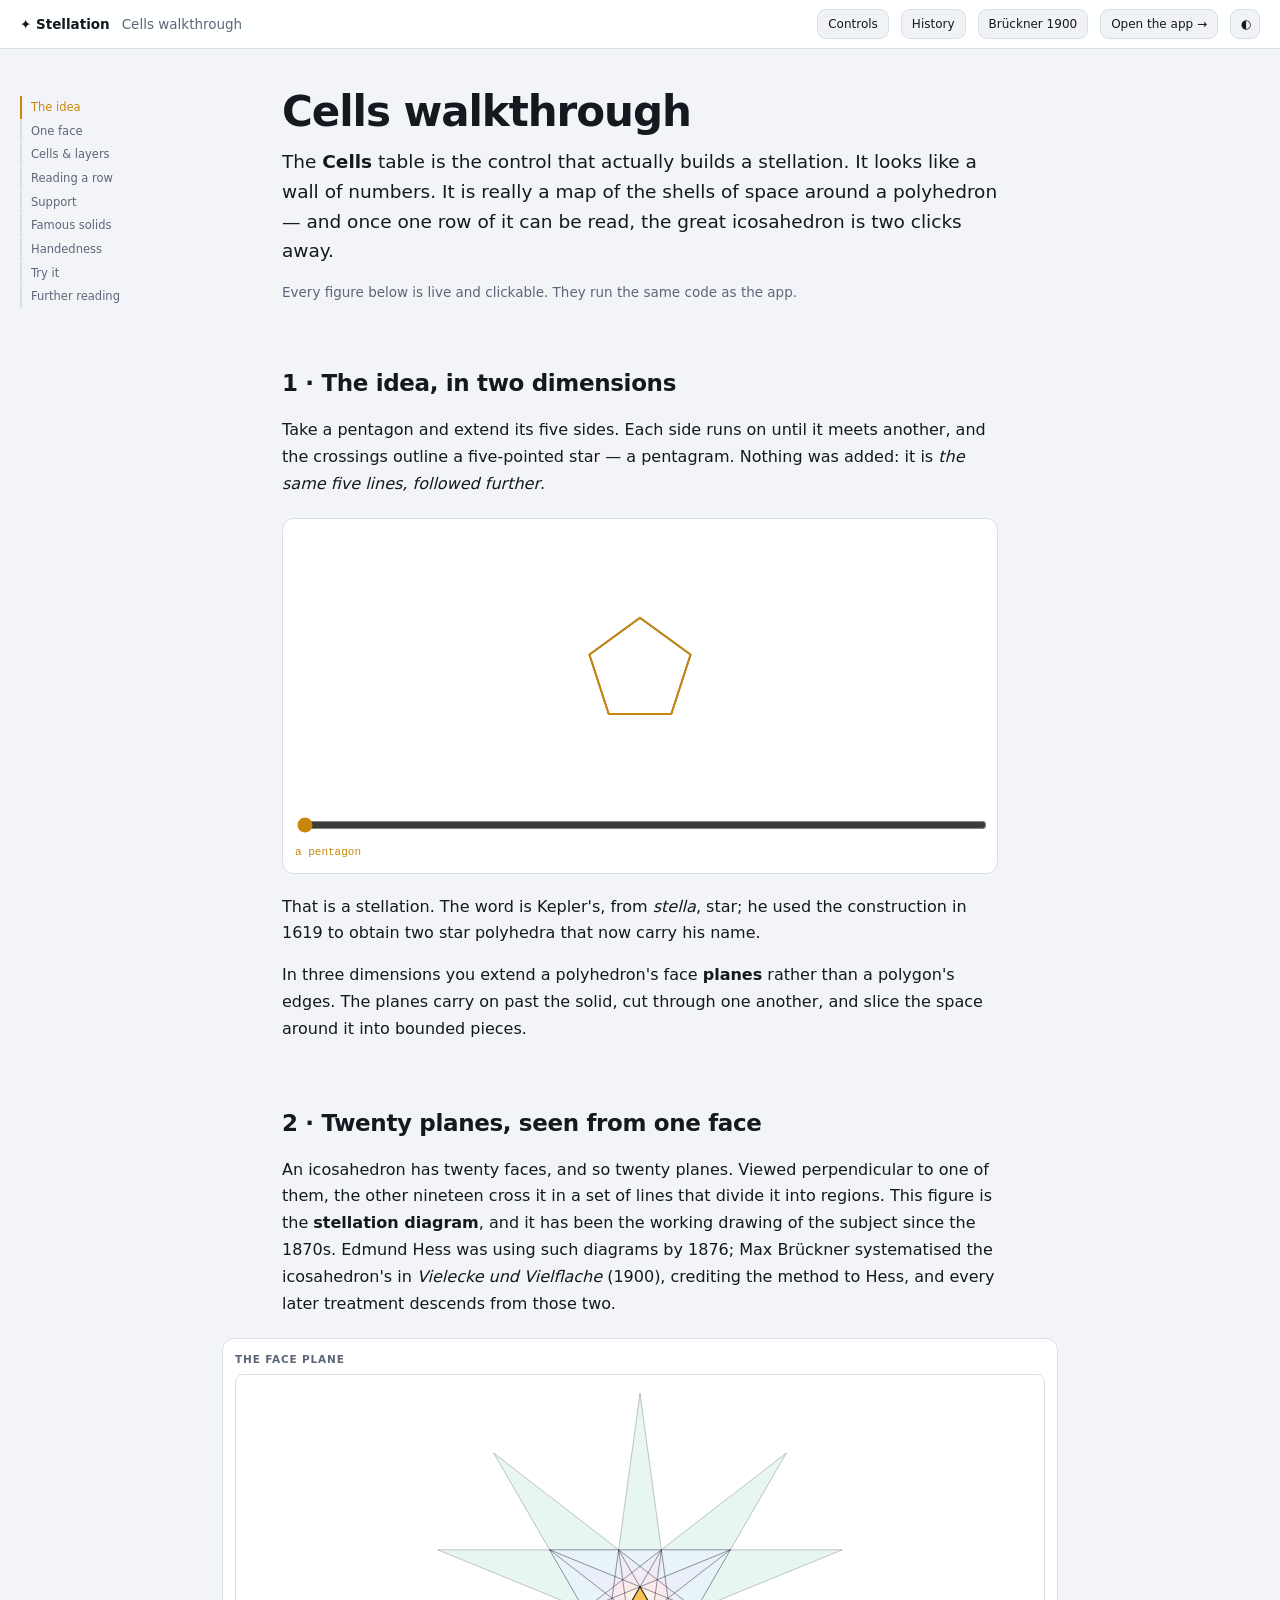
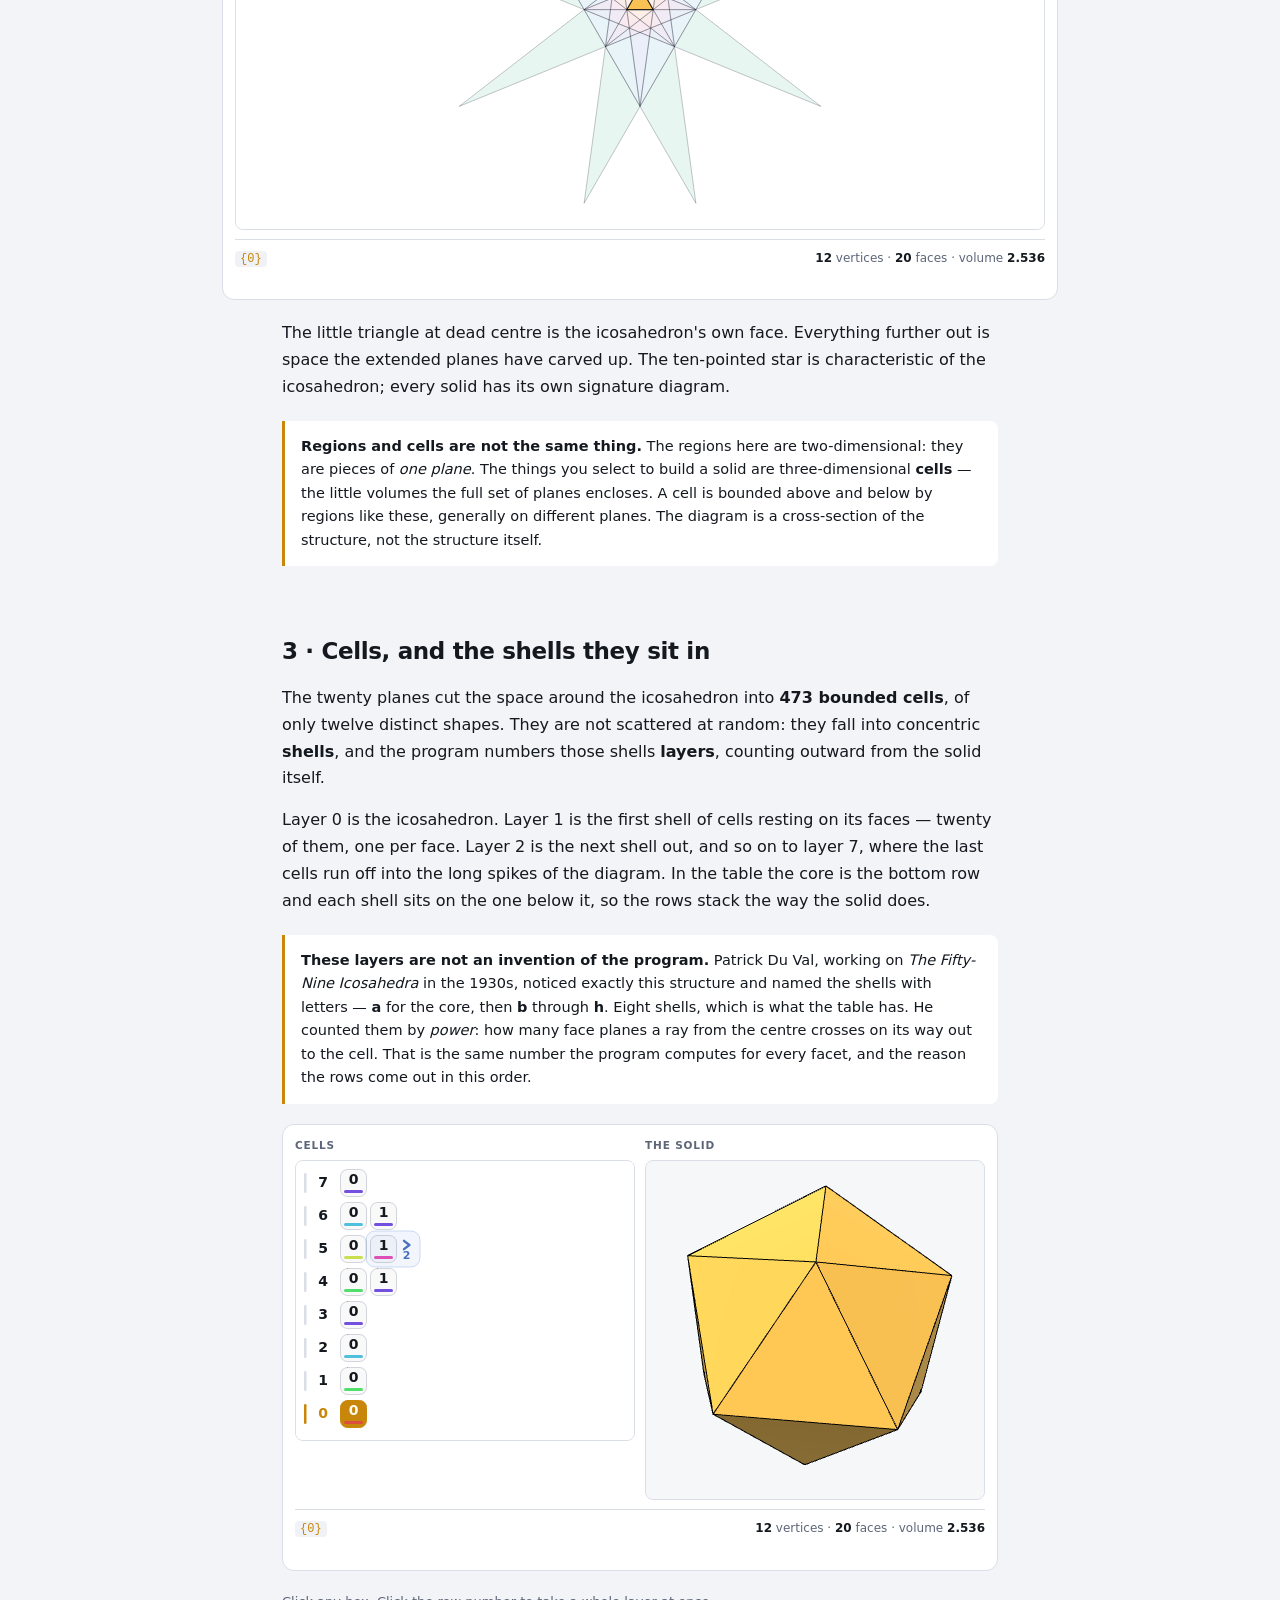
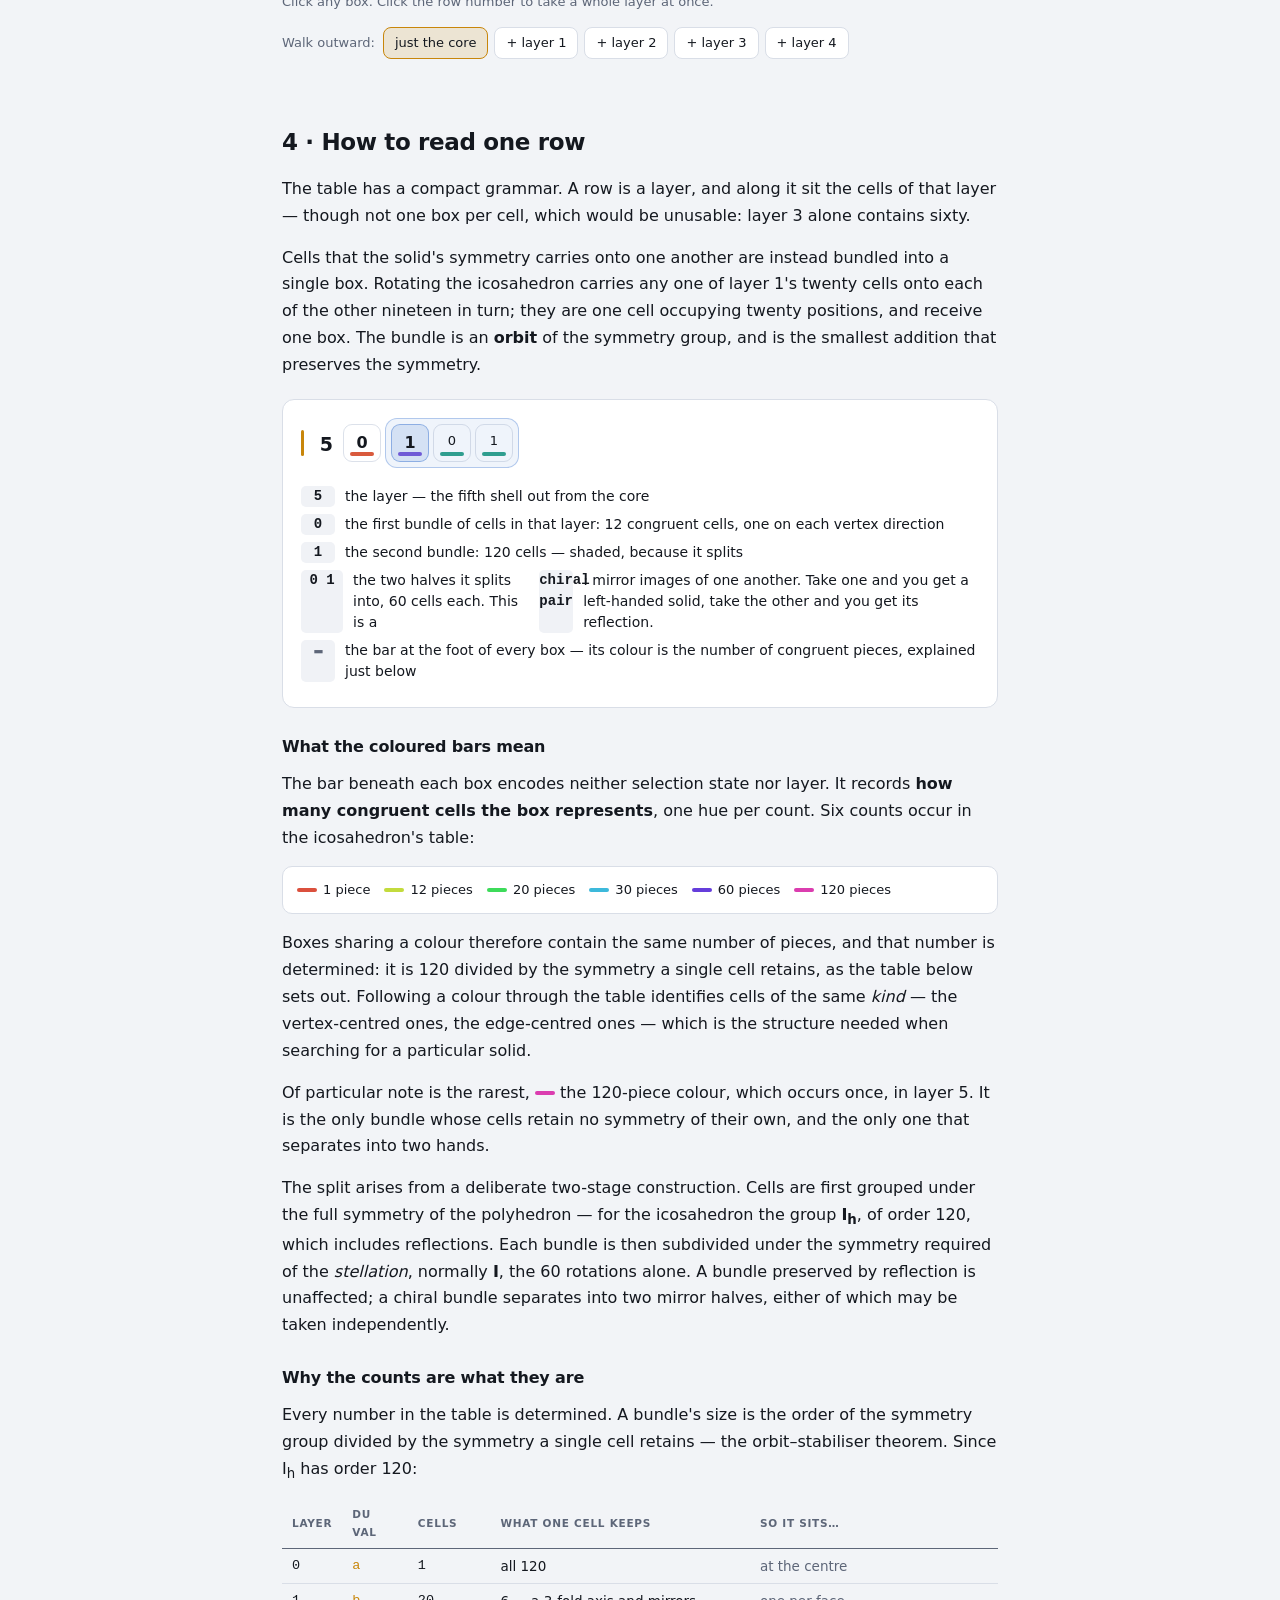
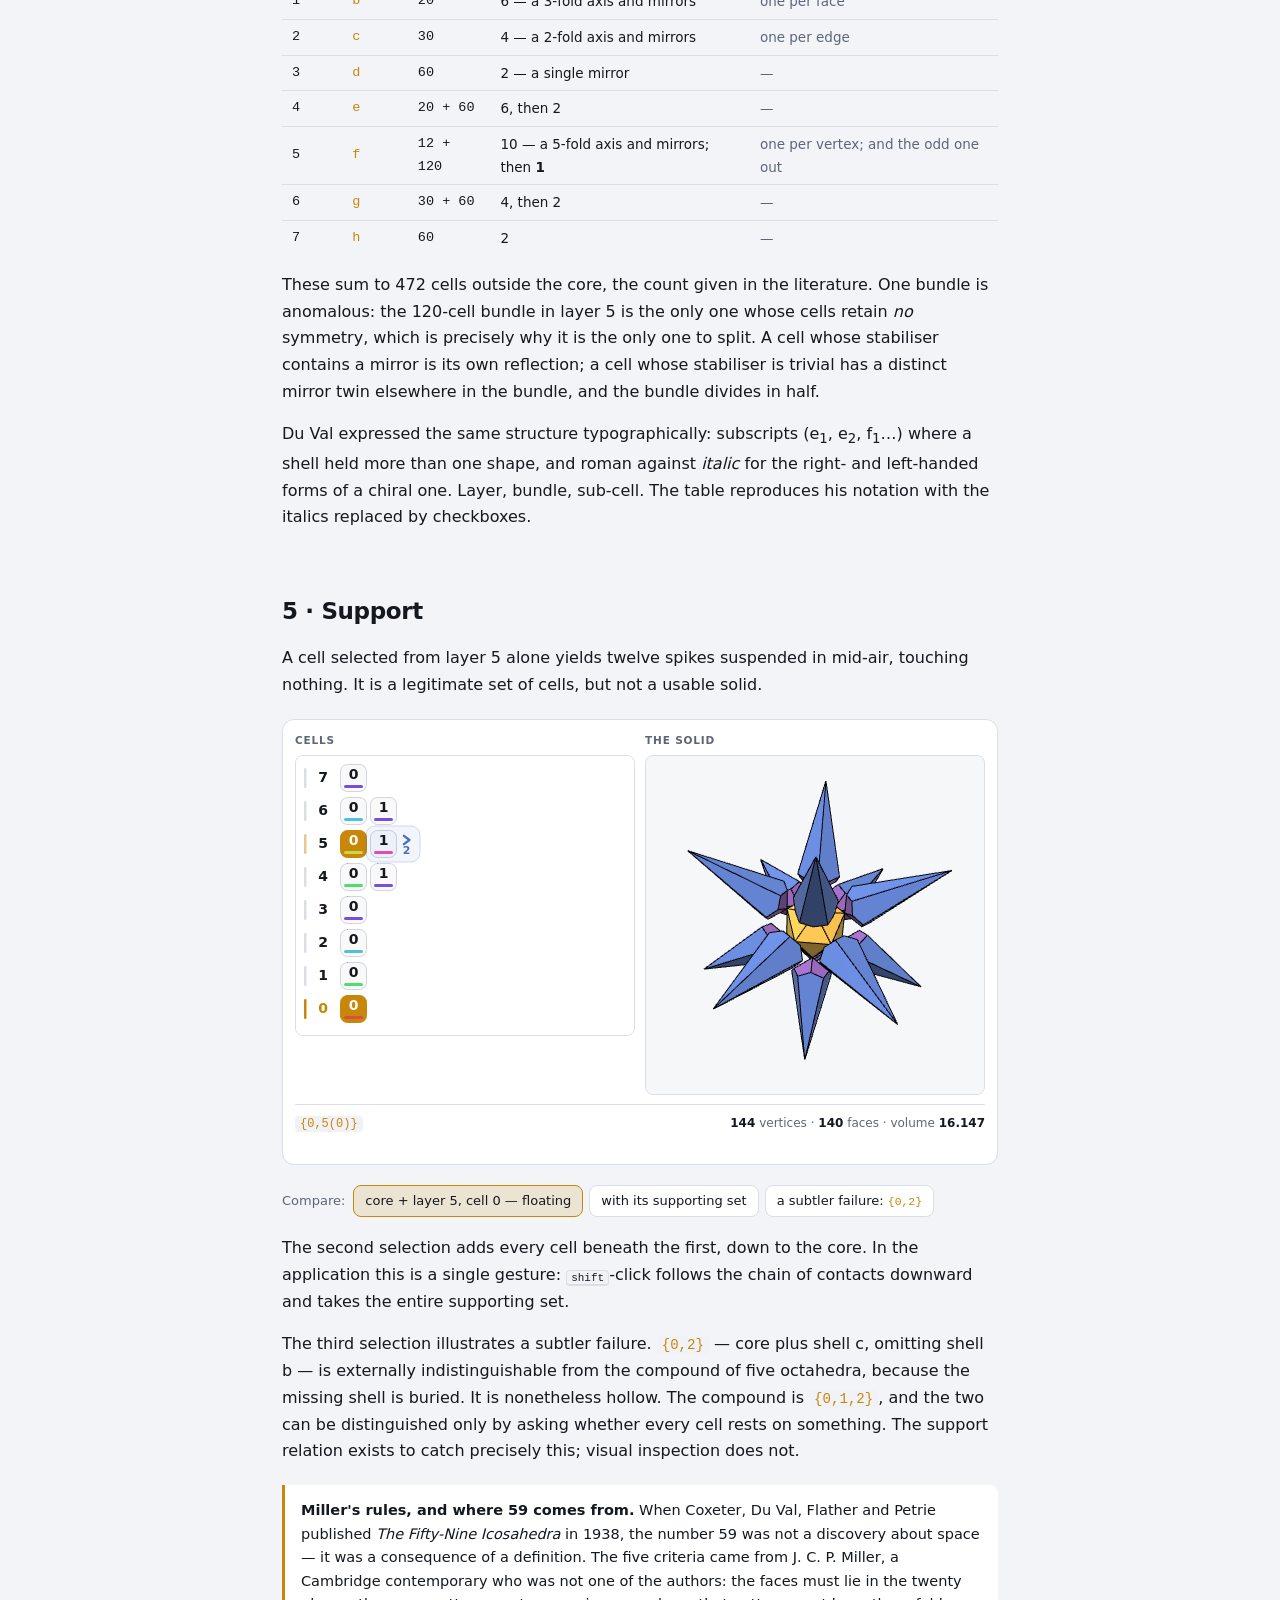
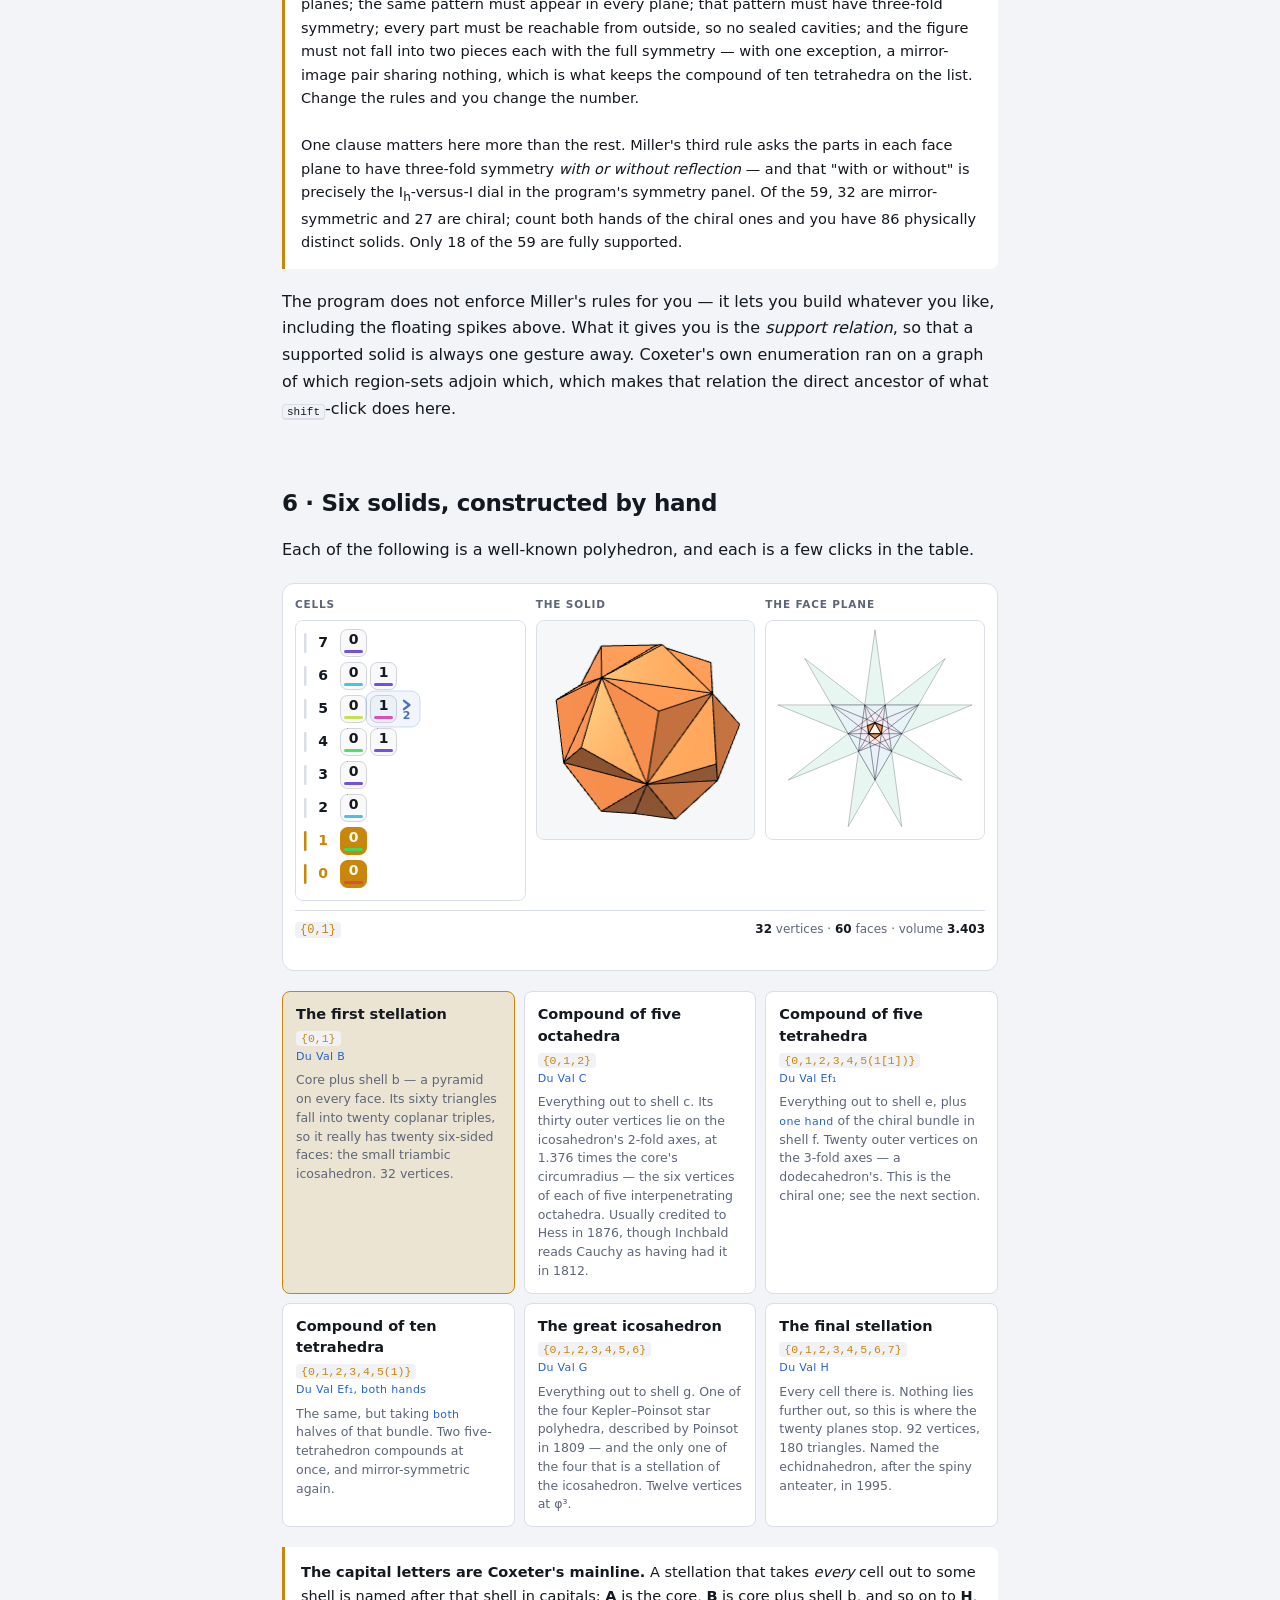
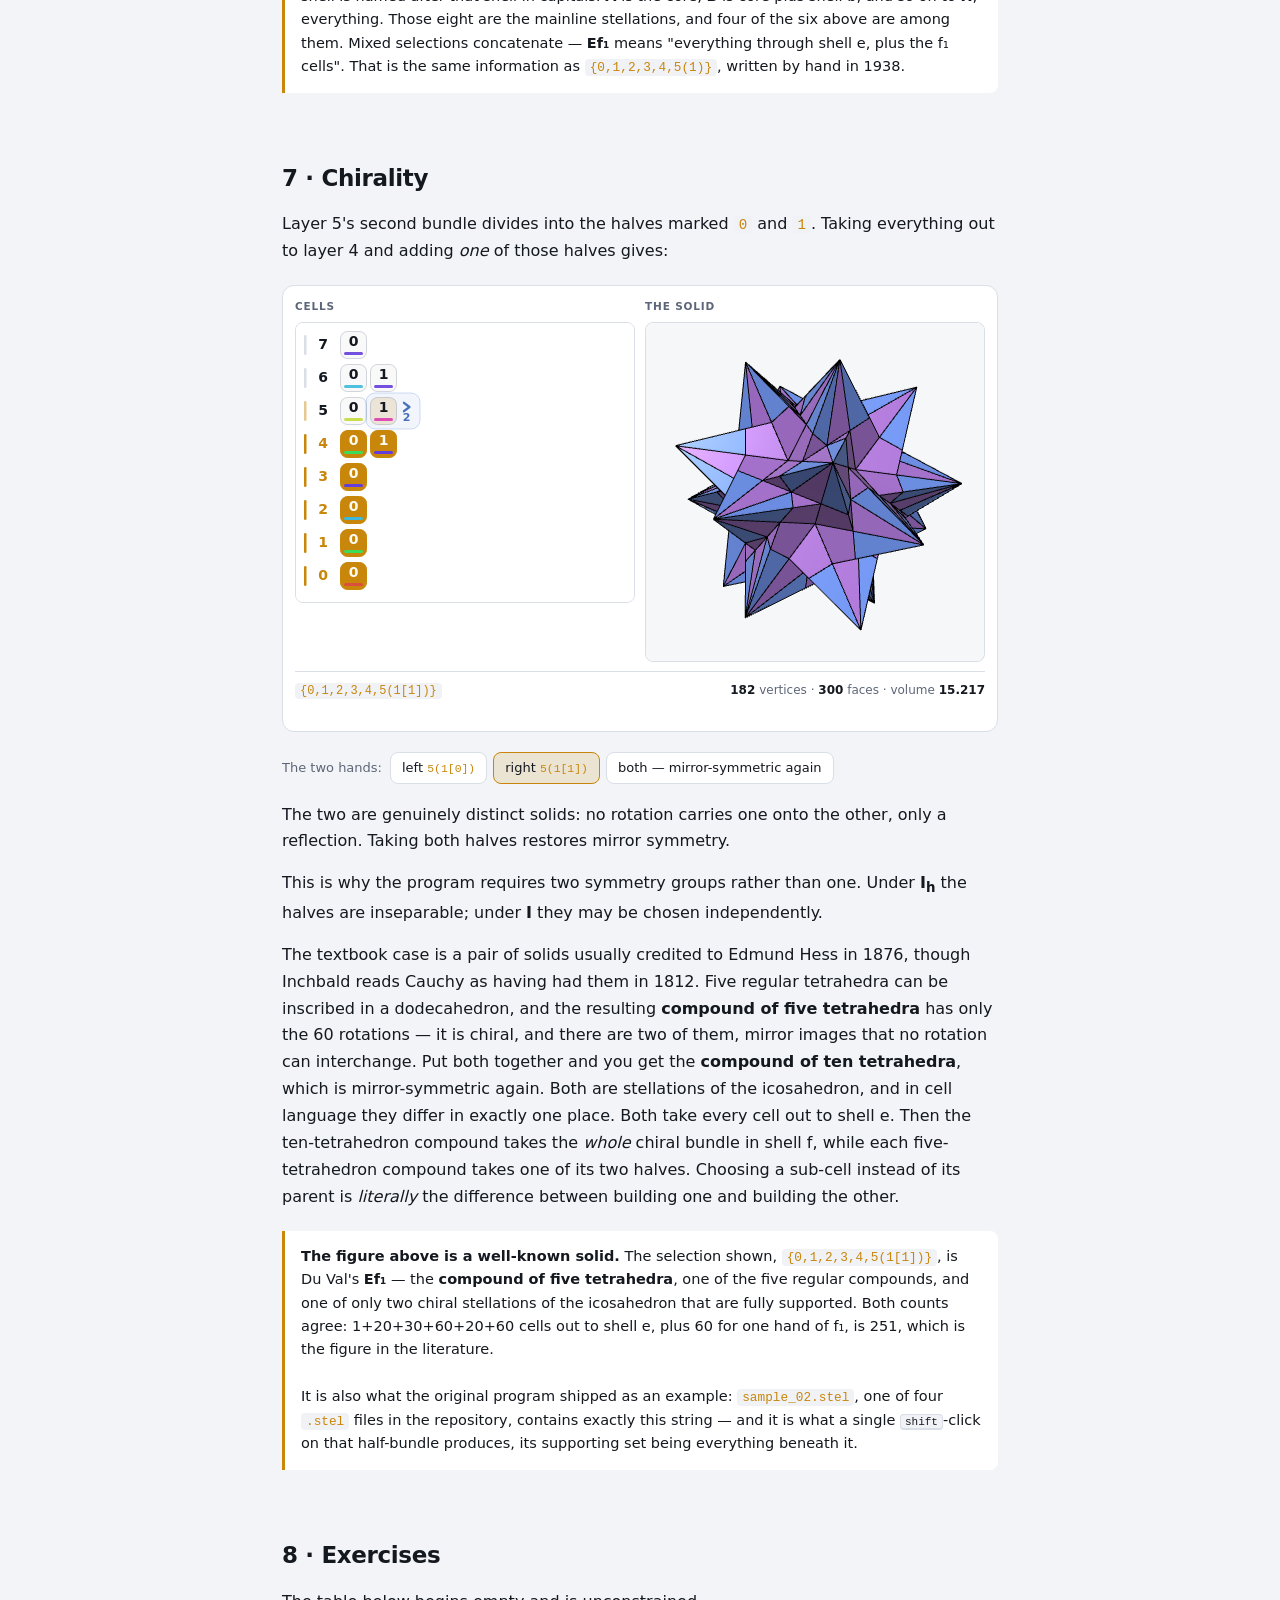
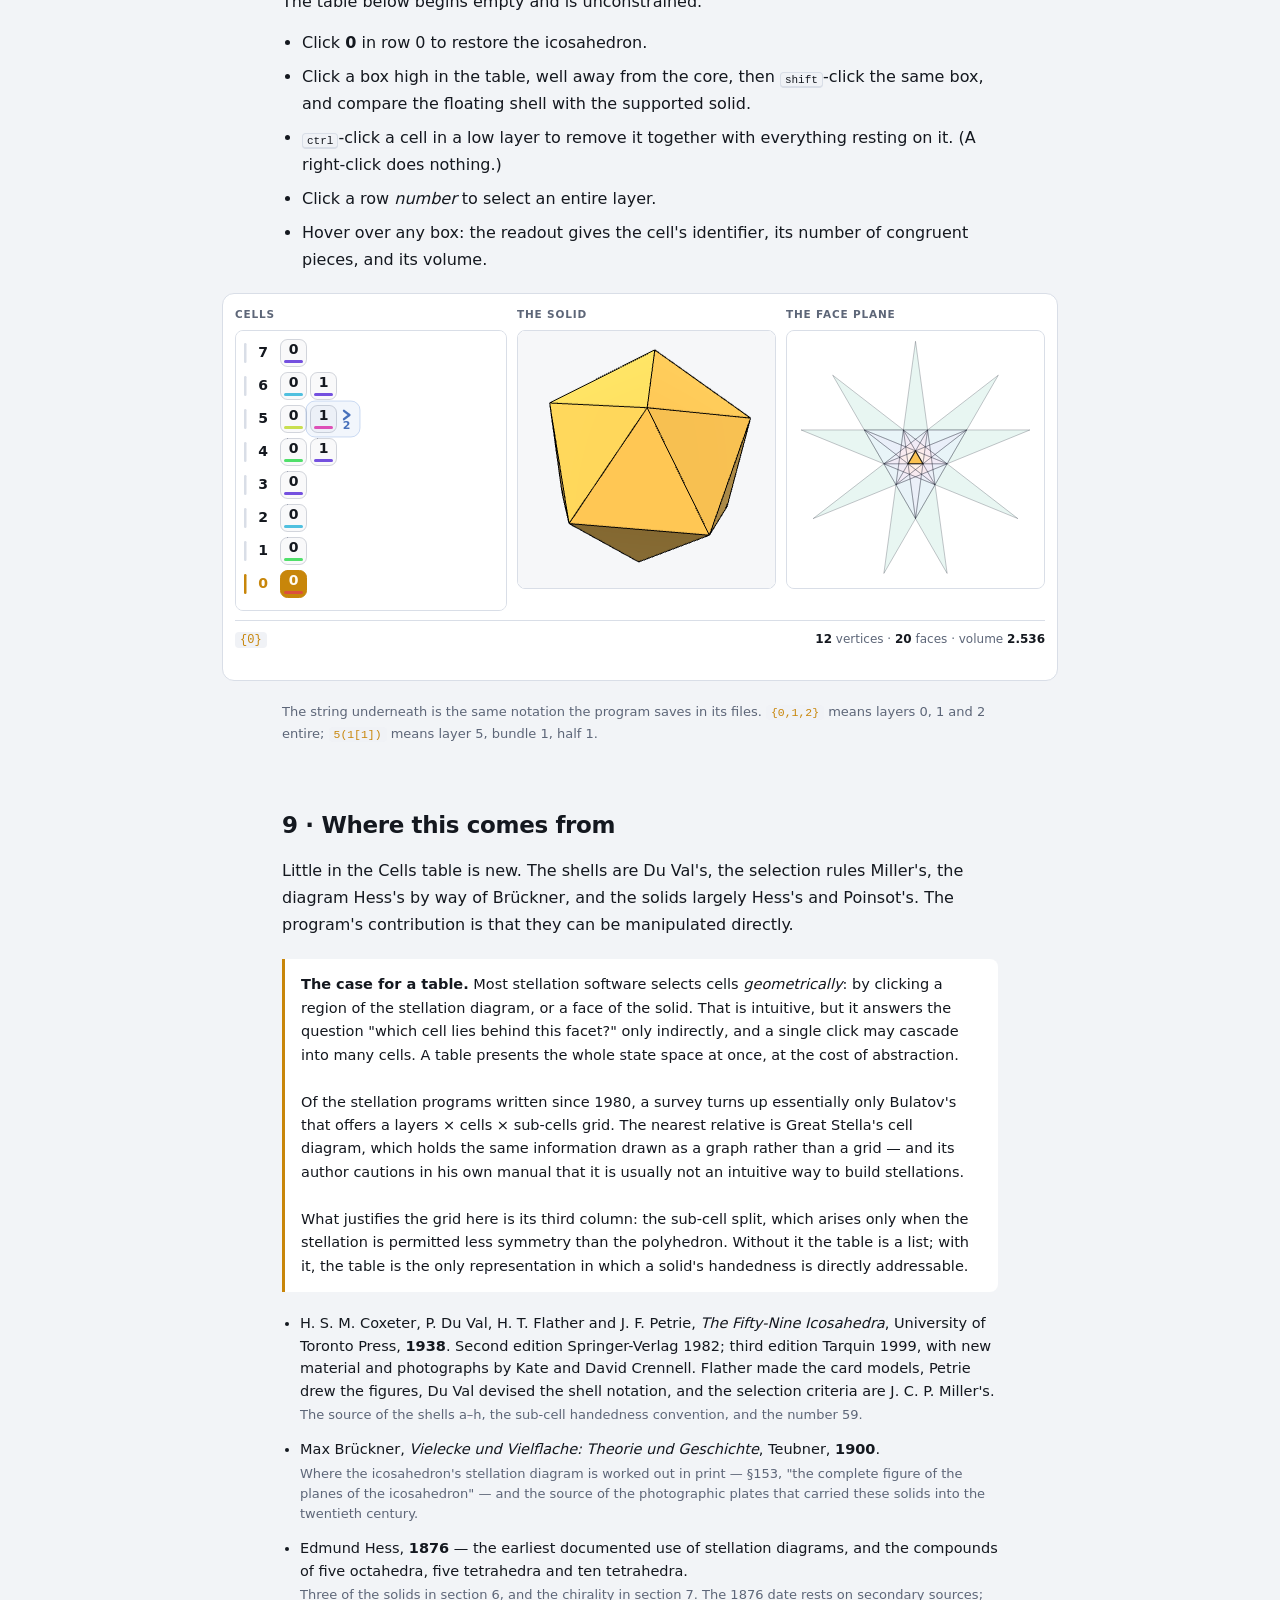
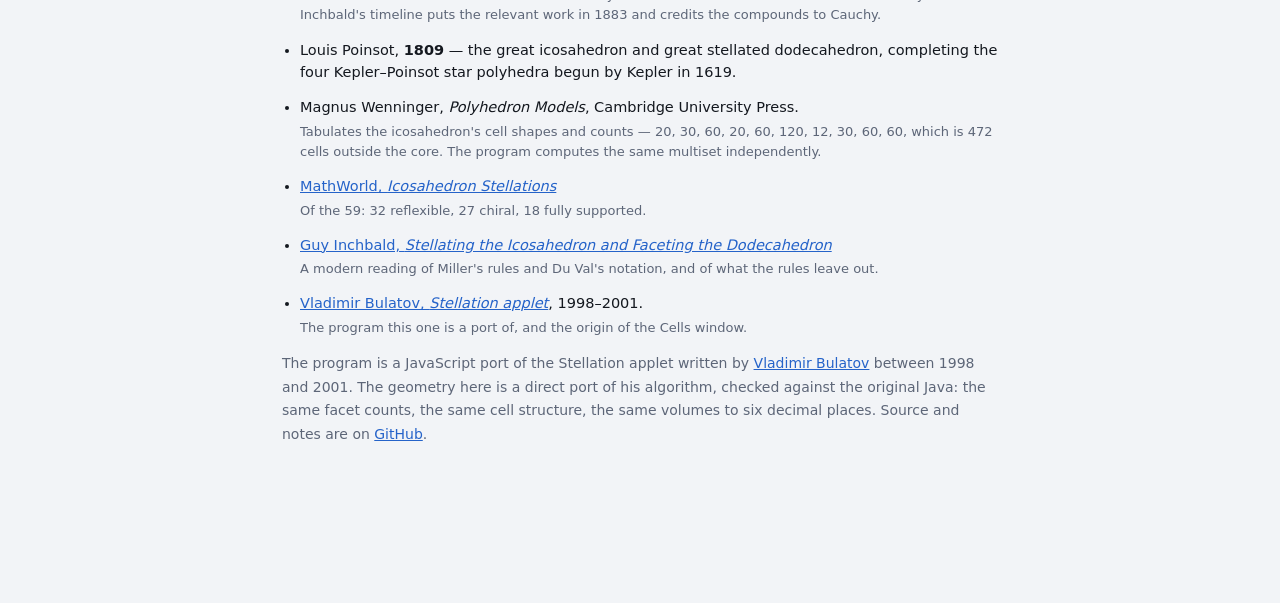
<file: docs/walkthrough.html>
<!DOCTYPE html>
<html lang="en">
<head>
<meta charset="utf-8">
<meta name="viewport" content="width=device-width, initial-scale=1">
<title>Cells walkthrough — Stellation</title>
<meta name="description" content="How the Cells table works, and how to build the classical stellations of the icosahedron with it.">
<link rel="icon" href="data:image/svg+xml,<svg xmlns='http://www.w3.org/2000/svg' viewBox='0 0 100 100'><text y='.9em' font-size='90'>✦</text></svg>">
<link rel="stylesheet" href="css/style.css">
<link rel="stylesheet" href="css/walkthrough.css">
<script>
  (() => {
    const saved = localStorage.getItem('theme') || 'auto';
    const dark = saved === 'dark' || (saved === 'auto' && matchMedia('(prefers-color-scheme: dark)').matches);
    document.documentElement.dataset.theme = dark ? 'dark' : 'light';
    document.documentElement.dataset.themePref = saved;
  })();
</script>
</head>
<body class="doc">

<header class="doc-head">
  <a class="brand" href="index.html">✦ Stellation</a>
  <span class="crumb">Cells walkthrough</span>
  <div class="spacer"></div>
  <a class="ghost" href="controls.html">Controls</a>
  <a class="ghost" href="historical.html">History</a>
  <a class="ghost" href="bruckner.html">Brückner 1900</a>
  <a class="ghost" href="index.html">Open the app →</a>
  <button id="themeBtn" class="ghost icon" title="Light / dark">◐</button>
</header>

<nav id="rail" aria-label="Contents"></nav>

<main class="doc-body">

  <div id="loading" class="loading">building the icosahedron's plane arrangement…</div>

  <h1>Cells walkthrough</h1>
  <p class="standfirst">
    The <b>Cells</b> table is the control that actually builds a stellation. It looks
    like a wall of numbers. It is really a map of the shells of space around a
    polyhedron — and once one row of it can be read, the great icosahedron is two
    clicks away.
  </p>
  <p class="byline">
    Every figure below is live and clickable. They run the same code as the app.
  </p>

  <!-- ─────────────────────────────────────────── 1 -->
  <section id="idea" data-short="The idea">
    <h2>1 · The idea, in two dimensions</h2>
    <p>
      Take a pentagon and extend its five sides. Each side runs on until it meets
      another, and the crossings outline a five-pointed star — a pentagram. Nothing
      was added: it is <em>the same five lines, followed further</em>.
    </p>
    <div class="fig-wrap" data-penta></div>
    <p>
      That is a stellation. The word is Kepler's, from <i>stella</i>, star; he used
      the construction in 1619 to obtain two star polyhedra that now carry his name.
    </p>
    <p>
      In three dimensions you extend a polyhedron's face <b>planes</b> rather than a
      polygon's edges. The planes carry on past the solid, cut through one another,
      and slice the space around it into bounded pieces.
    </p>
  </section>

  <!-- ─────────────────────────────────────────── 2 -->
  <section id="planes" data-short="One face">
    <h2>2 · Twenty planes, seen from one face</h2>
    <p>
      An icosahedron has twenty faces, and so twenty planes. Viewed perpendicular to
      one of them, the other nineteen cross it in a set of lines that divide it into
      regions. This figure is the
      <b>stellation diagram</b>, and it has been the working drawing of the subject
      since the 1870s. Edmund Hess was using such diagrams by 1876; Max Brückner
      systematised the icosahedron's in <i>Vielecke und Vielflache</i> (1900), crediting
      the method to Hess, and every later treatment descends from those two.
    </p>
    <div class="fig fig-wide" id="figDiagram" data-parts="diagram" data-cells="{0}" data-locked="true"></div>
    <p>
      The little triangle at dead centre is the icosahedron's own face. Everything
      further out is space the extended planes have carved up. The ten-pointed star
      is characteristic of the icosahedron; every solid has its own signature diagram.
    </p>
    <aside class="note-box">
      <b>Regions and cells are not the same thing.</b> The regions here are
      two-dimensional: they are pieces of <em>one plane</em>. The things you select
      to build a solid are three-dimensional <b>cells</b> — the little volumes the
      full set of planes encloses. A cell is bounded above and below by regions like
      these, generally on different planes. The diagram is a cross-section of the
      structure, not the structure itself.
    </aside>
  </section>

  <!-- ─────────────────────────────────────────── 3 -->
  <section id="cells" data-short="Cells & layers">
    <h2>3 · Cells, and the shells they sit in</h2>
    <p>
      The twenty planes cut the space around the icosahedron into <b>473 bounded
      cells</b>, of only twelve distinct shapes. They are not scattered at random: they
      fall into concentric <b>shells</b>, and the program numbers those shells
      <b>layers</b>, counting outward from the solid itself.
    </p>
    <p>
      Layer 0 is the icosahedron. Layer 1 is the first shell of cells resting on its
      faces — twenty of them, one per face. Layer 2 is the next shell out, and so on
      to layer 7, where the last cells run off into the long spikes of the diagram.
      In the table the core is the bottom row and each shell sits on the one below it,
      so the rows stack the way the solid does.
    </p>
    <aside class="note-box">
      <b>These layers are not an invention of the program.</b> Patrick Du Val, working
      on <i>The Fifty-Nine Icosahedra</i> in the 1930s, noticed exactly this
      structure and named the shells with letters — <b>a</b> for the core, then
      <b>b</b> through <b>h</b>. Eight shells, which is what the table has. He
      counted them by <em>power</em>: how many face planes a ray from the centre
      crosses on its way out to the cell. That is the same number the program
      computes for every facet, and the reason the rows come out in this order.
    </aside>
    <div class="fig" id="figLayers" data-parts="cells solid" data-cells="{0}"></div>
    <p class="fig-caption">
      Click any box. Click the row number to take a whole layer at once.
    </p>
    <div class="try">
      <span>Walk outward:</span>
      <button data-target="figLayers" data-cells="{0}" class="on">just the core</button>
      <button data-target="figLayers" data-cells="{0,1}">+ layer 1</button>
      <button data-target="figLayers" data-cells="{0,1,2}">+ layer 2</button>
      <button data-target="figLayers" data-cells="{0,1,2,3}">+ layer 3</button>
      <button data-target="figLayers" data-cells="{0,1,2,3,4}">+ layer 4</button>
    </div>
  </section>

  <!-- ─────────────────────────────────────────── 4 -->
  <section id="row" data-short="Reading a row">
    <h2>4 · How to read one row</h2>
    <p>
      The table has a compact grammar. A row is a layer, and along it sit the cells of
      that layer — though not one box per cell, which would be unusable: layer 3 alone
      contains sixty.
    </p>
    <p>
      Cells that the solid's symmetry carries onto one another are instead bundled into
      a single box. Rotating the icosahedron carries any one of layer 1's twenty cells
      onto each of the other nineteen in turn; they are one cell occupying twenty
      positions, and receive one box. The bundle is an <b>orbit</b> of the symmetry
      group, and is the smallest addition that preserves the symmetry.
    </p>

    <figure class="anatomy">
      <div class="anatomy-row">
        <span class="an-layer">5</span>
        <span class="an-cell">0</span>
        <span class="an-group"><span class="an-cell hdr">1</span><span class="an-sub">0</span><span class="an-sub">1</span></span>
      </div>
      <ul class="anatomy-key">
        <li><b class="k1">5</b> the layer — the fifth shell out from the core</li>
        <li><b class="k2">0</b> the first bundle of cells in that layer: 12 congruent
          cells, one on each vertex direction</li>
        <li><b class="k3">1</b> the second bundle: 120 cells — shaded, because it
          splits</li>
        <li><b class="k4">0 1</b> the two halves it splits into, 60 cells each. This is
          a <b>chiral pair</b>: mirror images of one another. Take one and you get a
          left-handed solid, take the other and you get its reflection.</li>
        <li><b class="k5">▬</b> the bar at the foot of every box — its colour is the
          number of congruent pieces, explained just below</li>
      </ul>
    </figure>

    <h3>What the coloured bars mean</h3>
    <p>
      The bar beneath each box encodes neither selection state nor layer. It records
      <b>how many congruent cells the box represents</b>, one hue per count. Six counts
      occur in the icosahedron's table:
    </p>
    <div id="barLegend" class="legend big"></div>
    <p>
      Boxes sharing a colour therefore contain the same number of pieces, and that
      number is determined: it is 120 divided by the symmetry a single cell retains, as
      the table below sets out. Following a colour through the table identifies cells of
      the same <em>kind</em> — the vertex-centred ones, the edge-centred ones — which is
      the structure needed when searching for a particular solid.
    </p>
    <p>
      Of particular note is the rarest, <span id="barRare"></span>, which occurs once,
      in layer 5. It is the only bundle whose cells retain no symmetry of their own,
      and the only one that separates into two hands.
    </p>

    <p>
      The split arises from a deliberate two-stage construction. Cells are first
      grouped under the full symmetry of the polyhedron — for the icosahedron the group
      <b>I<sub>h</sub></b>, of order 120, which includes reflections. Each bundle is
      then subdivided under the symmetry required of the <em>stellation</em>, normally
      <b>I</b>, the 60 rotations alone. A bundle preserved by reflection is unaffected;
      a chiral bundle separates into two mirror halves, either of which may be taken
      independently.
    </p>

    <h3>Why the counts are what they are</h3>
    <p>
      Every number in the table is determined. A bundle's size is the order of the
      symmetry group divided by the symmetry a single cell retains — the
      orbit–stabiliser theorem. Since I<sub>h</sub> has order 120:
    </p>
    <table class="shells">
      <thead><tr><th>layer</th><th>Du Val</th><th>cells</th><th>what one cell keeps</th><th>so it sits…</th></tr></thead>
      <tbody>
        <tr><td>0</td><td>a</td><td>1</td><td>all 120</td><td>at the centre</td></tr>
        <tr><td>1</td><td>b</td><td>20</td><td>6 — a 3-fold axis and mirrors</td><td>one per face</td></tr>
        <tr><td>2</td><td>c</td><td>30</td><td>4 — a 2-fold axis and mirrors</td><td>one per edge</td></tr>
        <tr><td>3</td><td>d</td><td>60</td><td>2 — a single mirror</td><td>—</td></tr>
        <tr><td>4</td><td>e</td><td>20 + 60</td><td>6, then 2</td><td>—</td></tr>
        <tr><td>5</td><td>f</td><td>12 + 120</td><td>10 — a 5-fold axis and mirrors; then <b>1</b></td><td>one per vertex; and the odd one out</td></tr>
        <tr><td>6</td><td>g</td><td>30 + 60</td><td>4, then 2</td><td>—</td></tr>
        <tr><td>7</td><td>h</td><td>60</td><td>2</td><td>—</td></tr>
      </tbody>
    </table>
    <p>
      These sum to 472 cells outside the core, the count given in the literature. One
      bundle is anomalous: the 120-cell bundle in layer 5 is the only one whose cells
      retain <em>no</em> symmetry, which is precisely why it is the only one to split.
      A cell whose stabiliser contains a mirror is its own reflection; a cell whose
      stabiliser is trivial has a distinct mirror twin elsewhere in the bundle, and the
      bundle divides in half.
    </p>
    <p>
      Du Val expressed the same structure typographically: subscripts
      (e<sub>1</sub>, e<sub>2</sub>, f<sub>1</sub>…) where a shell held more than one
      shape, and roman against <i>italic</i> for the right- and left-handed forms of a
      chiral one. Layer, bundle, sub-cell. The table reproduces his notation with the
      italics replaced by checkboxes.
    </p>
  </section>

  <!-- ─────────────────────────────────────────── 5 -->
  <section id="support" data-short="Support">
    <h2>5 · Support</h2>
    <p>
      A cell selected from layer 5 alone yields twelve spikes suspended in mid-air,
      touching nothing. It is a legitimate set of cells, but not a usable solid.
    </p>
    <div class="fig" id="figSupport" data-parts="cells solid" data-cells="{0,5(0)}"></div>
    <div class="try">
      <span>Compare:</span>
      <button data-target="figSupport" data-cells="{0,5(0)}" class="on">core + layer 5, cell 0 — floating</button>
      <button data-target="figSupport" data-cells="{0,1,2,3,4(1)5(0)}">with its supporting set</button>
      <button data-target="figSupport" data-cells="{0,2}">a subtler failure: <code>{0,2}</code></button>
    </div>
    <p>
      The second selection adds every cell beneath the first, down to the core. In the
      application this is a single gesture: <kbd>shift</kbd>-click follows the chain of
      contacts downward and takes the entire supporting set.
    </p>
    <p>
      The third selection illustrates a subtler failure. <code>{0,2}</code> — core plus
      shell c, omitting shell b — is externally indistinguishable from the compound of
      five octahedra, because the missing shell is buried. It is nonetheless hollow.
      The compound is <code>{0,1,2}</code>, and the two can be distinguished only by
      asking whether every cell rests on something. The support relation exists to
      catch precisely this; visual inspection does not.
    </p>
    <aside class="note-box">
      <b>Miller's rules, and where 59 comes from.</b> When Coxeter, Du Val, Flather
      and Petrie published <i>The Fifty-Nine Icosahedra</i> in 1938, the number 59 was
      not a discovery about space — it was a consequence of a definition. The five
      criteria came from J. C. P. Miller, a Cambridge contemporary who was not one of
      the authors: the faces must lie in the twenty planes; the same pattern must
      appear in every plane; that pattern must have three-fold symmetry; every part
      must be reachable from outside, so no sealed cavities; and the figure must not
      fall into two pieces each with the full symmetry — with one exception, a
      mirror-image pair sharing nothing, which is what keeps the compound of ten
      tetrahedra on the list. Change the rules and you change the number.
      <br><br>
      One clause matters here more than the rest. Miller's third rule asks the parts
      in each face plane to have three-fold symmetry <em>with or without
      reflection</em> — and that "with or without" is precisely the
      I<sub>h</sub>-versus-I dial in the program's symmetry panel. Of the 59, 32 are
      mirror-symmetric and 27 are chiral; count both hands of the chiral ones and you
      have 86 physically distinct solids. Only 18 of the 59 are fully supported.
    </aside>
    <p>
      The program does not enforce Miller's rules for you — it lets you build whatever
      you like, including the floating spikes above. What it gives you is the
      <em>support relation</em>, so that a supported solid is always one gesture away.
      Coxeter's own enumeration ran on a graph of which region-sets adjoin which,
      which makes that relation the direct ancestor of what
      <kbd>shift</kbd>-click does here.
    </p>
  </section>

  <!-- ─────────────────────────────────────────── 6 -->
  <section id="famous" data-short="Famous solids">
    <h2>6 · Six solids, constructed by hand</h2>
    <p>
      Each of the following is a well-known polyhedron, and each is a few clicks in the
      table.
    </p>

    <div class="fig" id="figFamous" data-parts="cells solid diagram" data-cells="{0,1}" data-spin="true"></div>

    <div class="gallery">
      <button data-target="figFamous" data-cells="{0,1}" class="on">
        <b>The first stellation</b>
        <code>{0,1}</code><em>Du Val B</em>
        <span>Core plus shell b — a pyramid on every face. Its sixty triangles fall
          into twenty coplanar triples, so it really has twenty six-sided faces: the
          small triambic icosahedron. 32 vertices.</span>
      </button>

      <button data-target="figFamous" data-cells="{0,1,2}">
        <b>Compound of five octahedra</b>
        <code>{0,1,2}</code><em>Du Val C</em>
        <span>Everything out to shell c. Its thirty outer vertices lie on the
          icosahedron's 2-fold axes, at 1.376 times the core's circumradius — the six
          vertices of each of five interpenetrating octahedra. Usually credited to Hess
          in 1876, though Inchbald reads Cauchy as having had it in 1812.</span>
      </button>

      <button data-target="figFamous" data-cells="{0,1,2,3,4,5(1[1])}">
        <b>Compound of five tetrahedra</b>
        <code>{0,1,2,3,4,5(1[1])}</code><em>Du Val Ef₁</em>
        <span>Everything out to shell e, plus <em>one hand</em> of the chiral bundle
          in shell f. Twenty outer vertices on the 3-fold axes — a dodecahedron's.
          This is the chiral one; see the next section.</span>
      </button>

      <button data-target="figFamous" data-cells="{0,1,2,3,4,5(1)}">
        <b>Compound of ten tetrahedra</b>
        <code>{0,1,2,3,4,5(1)}</code><em>Du Val Ef₁, both hands</em>
        <span>The same, but taking <em>both</em> halves of that bundle. Two
          five-tetrahedron compounds at once, and mirror-symmetric again.</span>
      </button>

      <button data-target="figFamous" data-cells="{0,1,2,3,4,5,6}">
        <b>The great icosahedron</b>
        <code>{0,1,2,3,4,5,6}</code><em>Du Val G</em>
        <span>Everything out to shell g. One of the four Kepler–Poinsot star
          polyhedra, described by Poinsot in 1809 — and the only one of the four
          that is a stellation of the icosahedron. Twelve vertices at φ³.</span>
      </button>

      <button data-target="figFamous" data-cells="{0,1,2,3,4,5,6,7}">
        <b>The final stellation</b>
        <code>{0,1,2,3,4,5,6,7}</code><em>Du Val H</em>
        <span>Every cell there is. Nothing lies further out, so this is where the
          twenty planes stop. 92 vertices, 180 triangles. Named the echidnahedron,
          after the spiny anteater, in 1995.</span>
      </button>
    </div>

    <aside class="note-box">
      <b>The capital letters are Coxeter's mainline.</b> A stellation that takes
      <em>every</em> cell out to some shell is named after that shell in capitals:
      <b>A</b> is the core, <b>B</b> is core plus shell b, and so on to <b>H</b>,
      everything. Those eight are the mainline stellations, and four of the six
      above are among them. Mixed selections concatenate — <b>Ef₁</b> means
      "everything through shell e, plus the f₁ cells". That is the same information
      as <code>{0,1,2,3,4,5(1)}</code>, written by hand in 1938.
    </aside>
  </section>

  <!-- ─────────────────────────────────────────── 7 -->
  <section id="chiral" data-short="Handedness">
    <h2>7 · Chirality</h2>
    <p>
      Layer 5's second bundle divides into the halves marked <code>0</code> and
      <code>1</code>. Taking everything out to layer 4 and adding <em>one</em> of those
      halves gives:
    </p>
    <div class="fig" id="figChiral" data-parts="cells solid" data-cells="{0,1,2,3,4,5(1[1])}" data-spin="true"></div>
    <div class="try">
      <span>The two hands:</span>
      <button data-target="figChiral" data-cells="{0,1,2,3,4,5(1[0])}">left <code>5(1[0])</code></button>
      <button data-target="figChiral" data-cells="{0,1,2,3,4,5(1[1])}" class="on">right <code>5(1[1])</code></button>
      <button data-target="figChiral" data-cells="{0,1,2,3,4,5(1)}">both — mirror-symmetric again</button>
    </div>
    <p>
      The two are genuinely distinct solids: no rotation carries one onto the other,
      only a reflection. Taking both halves restores mirror symmetry.
    </p>
    <p>
      This is why the program requires two symmetry groups rather than one. Under
      <b>I<sub>h</sub></b> the halves are inseparable; under <b>I</b> they may be
      chosen independently.
    </p>
    <p>
      The textbook case is a pair of solids usually credited to Edmund Hess in 1876,
      though Inchbald reads Cauchy as having had them in 1812. Five regular tetrahedra can be
      inscribed in a dodecahedron, and the resulting <b>compound of five
      tetrahedra</b> has only the 60 rotations — it is chiral, and there are two
      of them, mirror images that no rotation can interchange. Put both together and
      you get the <b>compound of ten tetrahedra</b>, which is mirror-symmetric again.
      Both are stellations of the icosahedron, and in cell language they differ in
      exactly one place. Both take every cell out to shell e. Then the
      ten-tetrahedron compound takes the <em>whole</em> chiral bundle in shell f,
      while each five-tetrahedron compound takes one of its two halves. Choosing a
      sub-cell instead of its parent is <em>literally</em> the difference between
      building one and building the other.
    </p>
    <aside class="note-box">
      <b>The figure above is a well-known solid.</b> The selection shown,
      <code>{0,1,2,3,4,5(1[1])}</code>, is Du Val's <b>Ef₁</b> — the
      <b>compound of five tetrahedra</b>, one of the five regular compounds, and one
      of only two chiral stellations of the icosahedron that are fully supported.
      Both counts agree: 1+20+30+60+20+60 cells out to shell e, plus 60 for one hand
      of f₁, is 251, which is the figure in the literature.
      <br><br>
      It is also what the original program shipped as an example:
      <code>sample_02.stel</code>, one of four <code>.stel</code> files in the
      repository, contains exactly this string — and it is what a single
      <kbd>shift</kbd>-click on that half-bundle produces, its supporting set being
      everything beneath it.
    </aside>
  </section>

  <!-- ─────────────────────────────────────────── 8 -->
  <section id="practice" data-short="Try it">
    <h2>8 · Exercises</h2>
    <p>
      The table below begins empty and is unconstrained.
    </p>
    <ul class="todo">
      <li>Click <b>0</b> in row 0 to restore the icosahedron.</li>
      <li>Click a box high in the table, well away from the core, then
        <kbd>shift</kbd>-click the same box, and compare the floating shell with the
        supported solid.</li>
      <li><kbd class="kSub">ctrl</kbd>-click a cell in a low layer to remove it together
        with everything resting on it. (A right-click does nothing.)</li>
      <li>Click a row <em>number</em> to select an entire layer.</li>
      <li>Hover over any box: the readout gives the cell's identifier, its number of
        congruent pieces, and its volume.</li>
    </ul>
    <div class="fig fig-tall" id="figFree" data-parts="cells solid diagram" data-cells="{0}"></div>
    <p class="fig-caption">
      The string underneath is the same notation the program saves in its files.
      <code>{0,1,2}</code> means layers 0, 1 and 2 entire; <code>5(1[1])</code> means
      layer 5, bundle 1, half 1.
    </p>
  </section>

  <!-- ─────────────────────────────────────────── 9 -->
  <section id="reading" data-short="Further reading">
    <h2>9 · Where this comes from</h2>
    <p>
      Little in the Cells table is new. The shells are Du Val's, the selection rules
      Miller's, the diagram Hess's by way of Brückner, and the solids largely Hess's and
      Poinsot's. The program's contribution is that they can be manipulated directly.
    </p>
    <aside class="note-box">
      <b>The case for a table.</b> Most stellation software selects cells
      <em>geometrically</em>: by clicking a region of the stellation diagram, or a face
      of the solid. That is intuitive, but it answers the question "which cell lies
      behind this facet?" only indirectly, and a single click may cascade into many
      cells. A table presents the whole state space at once, at the cost of
      abstraction.
      <br><br>
      Of the stellation programs written since 1980, a survey turns up essentially
      only Bulatov's that offers a layers × cells × sub-cells grid. The nearest
      relative is Great Stella's cell diagram, which holds the same information drawn
      as a graph rather than a grid — and its author cautions in his own manual that
      it is usually not an intuitive way to build stellations.
      <br><br>
      What justifies the grid here is its third column: the sub-cell split, which
      arises only when the stellation is permitted less symmetry than the polyhedron.
      Without it the table is a list; with it, the table is the only representation in
      which a solid's handedness is directly addressable.
    </aside>
    <ul class="refs">
      <li>
        H. S. M. Coxeter, P. Du Val, H. T. Flather and J. F. Petrie,
        <i>The Fifty-Nine Icosahedra</i>, University of Toronto Press, <b>1938</b>.
        Second edition Springer-Verlag 1982; third edition Tarquin 1999, with new
        material and photographs by Kate and David Crennell. Flather made the card
        models, Petrie drew the figures, Du Val devised the shell notation, and the
        selection criteria are J. C. P. Miller's.
        <span class="r-note">The source of the shells a–h, the sub-cell handedness
        convention, and the number 59.</span>
      </li>
      <li>
        Max Brückner, <i>Vielecke und Vielflache: Theorie und Geschichte</i>,
        Teubner, <b>1900</b>.
        <span class="r-note">Where the icosahedron's stellation diagram is worked out
        in print — §153, "the complete figure of the planes of the icosahedron" — and
        the source of the photographic plates that carried these solids into the
        twentieth century.</span>
      </li>
      <li>
        Edmund Hess, <b>1876</b> — the earliest documented use of stellation diagrams,
        and the compounds of five octahedra, five tetrahedra and ten tetrahedra.
        <span class="r-note">Three of the solids in section 6, and the chirality in
        section 7. The 1876 date rests on secondary sources; Inchbald's timeline puts
        the relevant work in 1883 and credits the compounds to Cauchy.</span>
      </li>
      <li>
        Louis Poinsot, <b>1809</b> — the great icosahedron and great stellated
        dodecahedron, completing the four Kepler–Poinsot star polyhedra begun by
        Kepler in 1619.
      </li>
      <li>
        Magnus Wenninger, <i>Polyhedron Models</i>, Cambridge University Press.
        <span class="r-note">Tabulates the icosahedron's cell shapes and counts —
        20, 30, 60, 20, 60, 120, 12, 30, 60, 60, which is 472 cells outside the core.
        The program computes the same multiset independently.</span>
      </li>
      <li>
        <a href="https://mathworld.wolfram.com/IcosahedronStellations.html" target="_blank" rel="noopener">MathWorld, <i>Icosahedron Stellations</i></a>
        <span class="r-note">Of the 59: 32 reflexible, 27 chiral, 18 fully
        supported.</span>
      </li>
      <li>
        <a href="https://www.steelpillow.com/polyhedra/icosa/stelfacet/StelFacet.html" target="_blank" rel="noopener">Guy Inchbald, <i>Stellating the Icosahedron and Faceting the Dodecahedron</i></a>
        <span class="r-note">A modern reading of Miller's rules and Du Val's
        notation, and of what the rules leave out.</span>
      </li>
      <li>
        <a href="http://bulatov.org/polyhedra/stellation_applet/" target="_blank" rel="noopener">Vladimir Bulatov, <i>Stellation applet</i></a>, 1998–2001.
        <span class="r-note">The program this one is a port of, and the origin of the
        Cells window.</span>
      </li>
    </ul>
    <p class="colophon">
      The program is a JavaScript port of the Stellation applet written by
      <a href="http://bulatov.org/polyhedra/stellation_applet/" target="_blank" rel="noopener">Vladimir Bulatov</a>
      between 1998 and 2001. The geometry here is a direct port of his algorithm,
      checked against the original Java: the same facet counts, the same cell
      structure, the same volumes to six decimal places. Source and notes are on
      <a href="https://github.com/yaroslavvb/stellation" target="_blank" rel="noopener">GitHub</a>.
    </p>
  </section>

</main>

<script type="module" src="js/walkthrough.js"></script>
</body>
</html>
</file>
<file: docs/css/style.css>
:root,
:root[data-theme="dark"] {
  --bg: #0b0d11;
  --panel: #12151c;
  --panel-2: #171b24;
  --line: #242a36;
  --text: #e6e9f0;
  --dim: #8b93a7;
  --accent: #f5b942;
  --accent-2: #6fa8ff;
  --shadow: 0 18px 50px rgba(0, 0, 0, 0.55);
}

:root[data-theme="light"] {
  --bg: #f2f4f7;
  --panel: #ffffff;
  --panel-2: #f0f2f6;
  --line: #d9dee7;
  --text: #14181f;
  --dim: #5d6678;
  --accent: #c8860a;
  --accent-2: #2563c9;
  --shadow: 0 18px 50px rgba(20, 30, 60, 0.18);
}

:root {
  --radius: 9px;
  --mono: ui-monospace, SFMono-Regular, "SF Mono", Menlo, Consolas, monospace;
}

* { box-sizing: border-box; }

html, body { height: 100%; margin: 0; }

body {
  background: var(--bg);
  color: var(--text);
  font: 13.5px/1.5 ui-sans-serif, system-ui, -apple-system, "Segoe UI", Roboto, sans-serif;
  display: flex;
  flex-direction: column;
  overflow: hidden;
}

kbd {
  font: 11px var(--mono);
  padding: 0.5px 4px;
  border: 1px solid var(--line);
  border-bottom-width: 2px;
  border-radius: 4px;
  background: var(--panel-2);
  color: var(--text);
}

/* ------------------------------------------------------------------ header */

header {
  display: flex;
  align-items: center;
  gap: 12px;
  padding: 7px 12px;
  border-bottom: 1px solid var(--line);
  background: var(--panel);
  flex: none;
}
header h1 {
  margin: 0;
  font-size: 15px;
  font-weight: 650;
  letter-spacing: -0.01em;
  white-space: nowrap;
}
header h1::before { content: "✦"; color: var(--accent); margin-right: 6px; }
header a.ghost { text-decoration: none; display: inline-block; }
.spacer { flex: 1; }
.dim { color: var(--dim); }

#stats { font-size: 12px; white-space: nowrap; }
#stats b { color: var(--text); font-weight: 600; }

.picker {
  display: flex;
  align-items: center;
  gap: 7px;
  padding: 3px 9px 3px 3px;
  border: 1px solid var(--line);
  border-radius: 999px;
  background: var(--panel-2);
  color: var(--text);
  font: inherit;
  font-size: 13px;
  cursor: pointer;
  white-space: nowrap;
}
.picker img { width: 24px; height: 24px; border-radius: 50%; background: #fff; object-fit: contain; }
.picker b { color: var(--dim); font-weight: 400; }
.picker:hover { border-color: var(--accent); }

/* ------------------------------------------------------------------ layout */

main {
  flex: 1;
  min-height: 0;
  display: grid;
  grid-template-columns: minmax(0, 1fr) 322px;
  gap: 1px;
  background: var(--line);
}

.stage {
  background: var(--panel);
  display: flex;
  flex-direction: column;
  min-width: 0;
  min-height: 0;
}

.views {
  flex: 1;
  min-height: 0;
  display: grid;
  grid-template-columns: 1fr 1fr;
  gap: 1px;
  background: var(--line);
}

.view { position: relative; min-width: 0; min-height: 0; background: var(--bg); }
.view canvas {
  position: absolute; inset: 0;
  width: 100%; height: 100%;
  display: block;
  touch-action: none;
}
.view-label {
  position: absolute; left: 0; right: 0; bottom: 0;
  display: flex; gap: 10px;
  padding: 6px 10px;
  font-size: 11px;
  color: var(--dim);
  background: linear-gradient(transparent, color-mix(in srgb, var(--bg) 90%, transparent));
  pointer-events: none;
}
.hover { margin-left: auto; color: var(--accent); font-family: var(--mono); }
.nogl { display: grid; place-items: center; height: 100%; padding: 20px; color: var(--dim); text-align: center; }

.statusbar {
  flex: none;
  position: relative;
  padding: 6px 12px;
  border-top: 1px solid var(--line);
  font: 11.5px var(--mono);
  color: var(--dim);
}
#status.busy { color: var(--accent); }
#progress {
  position: absolute; top: -1px; left: 0;
  height: 2px;
  width: calc(var(--frac, 0) * 100%);
  background: var(--accent);
  transition: width 0.12s linear;
}

/* ------------------------------------------------------------------ right panel */

.panel.right {
  background: var(--panel);
  overflow-y: auto;
  display: flex;
  flex-direction: column;
  min-height: 0;
}

.group { padding: 9px 11px; border-bottom: 1px solid var(--line); }

h2 {
  margin: 0;
  font-size: 11px;
  font-weight: 650;
  letter-spacing: 0.07em;
  text-transform: uppercase;
  color: var(--dim);
}

details.group > summary {
  list-style: none;
  cursor: pointer;
  display: flex;
  align-items: center;
  gap: 6px;
  user-select: none;
}
details.group > summary::-webkit-details-marker { display: none; }
details.group > summary::before { content: "▸"; font-size: 9px; color: var(--dim); }
details.group[open] > summary::before { content: "▾"; }
details.group > summary:hover h2 { color: var(--text); }
details.group[open] > summary { margin-bottom: 7px; }

/* ---- cells table ---- */

.cells-group { display: flex; flex-direction: column; }
.group-head { display: flex; flex-direction: column; gap: 6px; margin-bottom: 7px; }

.cells-wrap {
  flex: none;
  height: 200px;
  min-height: 90px;
  border: 1px solid var(--line);
  border-radius: var(--radius);
  overflow: hidden;
  background: var(--panel);
}
#cells { display: block; width: 100%; height: 100%; }

.info {
  min-height: 16px;
  margin-top: 5px;
  font-size: 10.5px;
  color: var(--accent);
  white-space: nowrap;
  overflow: hidden;
  text-overflow: ellipsis;
}

/* ---- controls ---- */

.row { display: flex; gap: 5px; flex-wrap: wrap; }
.row + .row { margin-top: 5px; }
.buttons button, .filebtn, .ghost {
  flex: 1 1 auto;
  padding: 4px 8px;
  border: 1px solid var(--line);
  border-radius: var(--radius);
  background: var(--panel-2);
  color: var(--text);
  font: inherit;
  font-size: 12px;
  cursor: pointer;
  white-space: nowrap;
}
.buttons.tight button { padding: 3px 6px; font-size: 11.5px; }
.buttons button:hover, .filebtn:hover, .ghost:hover { border-color: var(--accent); color: var(--accent); }
.ghost { flex: none; }
.ghost.icon { width: 30px; text-align: center; padding: 4px 0; }

.filebtn { display: block; margin-top: 5px; text-align: center; }
.filebtn.inline { margin-top: 0; }
.filebtn input { display: none; }
.buttons button.primary {
  background: color-mix(in srgb, var(--accent) 18%, var(--panel-2));
  border-color: color-mix(in srgb, var(--accent) 45%, var(--line));
  font-weight: 600;
}
.note code {
  font: 11px var(--mono);
  padding: 0 3px;
  border-radius: 3px;
  background: var(--panel-2);
}

.field {
  display: flex; align-items: center; gap: 8px;
  margin: 5px 0;
  font-size: 12px;
  color: var(--dim);
}
.field > span { flex: none; min-width: 84px; }
.field > span b { color: var(--accent); font-family: var(--mono); }
.field select, .field input[type="number"] {
  flex: 1; min-width: 0;
  padding: 3px 6px;
  border: 1px solid var(--line);
  border-radius: 6px;
  background: var(--panel-2);
  color: var(--text);
  font: inherit; font-size: 12px;
}
.field input[type="range"] { flex: 1; accent-color: var(--accent); }

.check {
  display: flex; align-items: center; gap: 6px;
  padding: 2px 0;
  font-size: 12.5px;
  cursor: pointer;
}
.check input { accent-color: var(--accent); }

.note { margin: 6px 0 2px; font-size: 11px; line-height: 1.5; color: var(--dim); }

#cellsString {
  width: 100%;
  margin-top: 6px;
  padding: 4px 7px;
  border: 1px solid var(--line);
  border-radius: 6px;
  background: var(--panel-2);
  color: var(--accent);
  font-family: var(--mono);
  font-size: 11px;
}

/* ------------------------------------------------------------------ dialogs */

dialog {
  border: 1px solid var(--line);
  border-radius: 14px;
  background: var(--panel);
  color: var(--text);
  box-shadow: var(--shadow);
  padding: 0;
}
dialog::backdrop { background: rgba(0, 0, 0, 0.55); backdrop-filter: blur(2px); }

/* Only style the open state with `display`: a bare `display: flex` here would
   beat the UA's `dialog:not([open]) { display: none }` and leave it always up. */
#catalogDialog {
  width: min(860px, 94vw);
  height: min(600px, 88vh);
  overflow: hidden;
}
#catalogDialog[open] { display: flex; flex-direction: column; }

.cat-head {
  display: flex; gap: 8px; align-items: center;
  padding: 12px 14px 10px;
  flex: none;
}
#search {
  flex: 1;
  padding: 7px 11px;
  border: 1px solid var(--line);
  border-radius: var(--radius);
  background: var(--panel-2);
  color: var(--text);
  font: inherit; font-size: 13px;
}
#search::placeholder { color: var(--dim); }
#search:focus { outline: 2px solid var(--accent-2); outline-offset: -1px; }

.cat-chips {
  display: flex; gap: 5px;
  padding: 0 14px 10px;
  overflow-x: auto;
  scrollbar-width: none;
  border-bottom: 1px solid var(--line);
  flex: none;
}
.cat-chips::-webkit-scrollbar { display: none; }
.chip {
  flex: none;
  padding: 3px 10px;
  border: 1px solid var(--line);
  border-radius: 999px;
  background: none;
  color: var(--dim);
  font: inherit; font-size: 11.5px;
  white-space: nowrap;
  cursor: pointer;
}
.chip:hover { border-color: var(--accent); color: var(--accent); }

#catalog { flex: 1; overflow-y: auto; padding: 0 14px 14px; }
.scroll { overscroll-behavior: contain; }

.cat h3 {
  position: sticky; top: 0; z-index: 1;
  display: flex; align-items: center; gap: 8px;
  margin: 0;
  padding: 12px 2px 6px;
  font-size: 10.5px; font-weight: 650;
  letter-spacing: 0.08em; text-transform: uppercase;
  color: var(--dim);
  background: linear-gradient(var(--panel) 72%, transparent);
}
.cat h3 em { font-style: normal; opacity: 0.6; font-size: 10px; }
.cat h3::after {
  content: ""; flex: 1; height: 1px;
  background: var(--line);
}

/* the specimen grid: thumbnails only, names live in the footer */
.grid {
  display: grid;
  grid-template-columns: repeat(auto-fill, minmax(50px, 1fr));
  gap: 4px;
}

.poly {
  aspect-ratio: 1;
  padding: 0;
  border: 1px solid var(--line);
  border-radius: 7px;
  background: #fff;
  overflow: hidden;
  cursor: pointer;
  transition: transform 0.09s ease, border-color 0.09s ease, box-shadow 0.09s ease;
}
.poly img {
  width: 100%; height: 100%;
  display: block;
  object-fit: contain;
}
:root[data-theme="dark"] .poly { filter: brightness(0.9); }
.poly:hover, .poly:focus-visible {
  border-color: var(--accent);
  transform: translateY(-1px) scale(1.06);
  box-shadow: 0 4px 14px rgba(0, 0, 0, 0.28);
  outline: none;
  filter: none;
  z-index: 2;
  position: relative;
}
.poly.active {
  border-color: var(--accent);
  box-shadow: 0 0 0 2px var(--accent);
  filter: none;
}

.cat-foot {
  display: flex; align-items: center; gap: 10px;
  padding: 9px 14px;
  border-top: 1px solid var(--line);
  background: var(--panel-2);
  flex: none;
  min-height: 54px;
}
.cat-foot img {
  width: 34px; height: 34px;
  border-radius: 6px;
  background: #fff;
  object-fit: contain;
  flex: none;
}
.cat-foot-text { display: flex; flex-direction: column; min-width: 0; line-height: 1.35; }
#footName { font-size: 13.5px; font-weight: 600; white-space: nowrap; overflow: hidden; text-overflow: ellipsis; }
#footMeta { font-size: 11px; font-family: var(--mono); white-space: nowrap; overflow: hidden; text-overflow: ellipsis; }
#footCount { margin-left: auto; font-size: 11px; white-space: nowrap; }

#helpDialog { max-width: 620px; padding: 22px 26px 20px; line-height: 1.62; }
#helpDialog h2 { font-size: 18px; text-transform: none; letter-spacing: -0.01em; color: var(--text); margin-bottom: 10px; }
#helpDialog h3 { margin: 18px 0 6px; font-size: 12px; letter-spacing: 0.05em; text-transform: uppercase; color: var(--dim); }
#helpDialog ul { padding-left: 18px; margin: 6px 0; }
#helpDialog li { margin: 6px 0; }
#helpDialog a { color: var(--accent-2); }
#helpClose {
  margin-top: 18px; padding: 6px 16px;
  border: 1px solid var(--line); border-radius: var(--radius);
  background: var(--panel-2); color: var(--text);
  font: inherit; cursor: pointer;
}
#helpClose:hover { border-color: var(--accent); color: var(--accent); }

/* ------------------------------------------------------------------ narrow */

@media (max-width: 1080px) {
  main { grid-template-columns: minmax(0, 1fr) 290px; }
  .views { grid-template-columns: 1fr; grid-template-rows: 1fr 1fr; }
}

@media (max-width: 780px) {
  body { overflow: auto; }
  main { grid-template-columns: 1fr; grid-auto-rows: min-content; }
  .stage { min-height: 520px; }
  .views { grid-template-rows: 260px 260px; }
  .panel.right { max-height: none; }
  #stats { display: none; }
}

/* the key to the Cells bar colours */
.legend {
  display: flex;
  align-items: center;
  gap: 7px;
  flex-wrap: wrap;
  margin-top: 7px;
  font-size: 10.5px;
  color: var(--dim);
}
.legend-label { letter-spacing: 0.04em; text-transform: uppercase; font-size: 9.5px; }
.legend-item { display: inline-flex; align-items: center; gap: 3px; font-family: var(--mono); }
.legend-item i { width: 11px; height: 3px; border-radius: 2px; display: inline-block; }
.note a { color: var(--accent-2); text-decoration: none; }
.note a:hover { text-decoration: underline; }

/* the Cells shortcut key — one line per gesture, compact */
.note.keys { list-style: none; margin: 5px 0 3px; padding: 0; }
.note.keys li {
  display: flex;
  align-items: baseline;
  gap: 6px;
  padding: 1.5px 0;
  white-space: nowrap;
}
.note.keys kbd { flex: none; }

/* ------------------------------------------------ draggable pane splitters */

main { grid-template-columns: minmax(0, 1fr) 6px var(--panel-w, 322px); }
.views { grid-template-columns: var(--views-a, 1fr) 6px var(--views-b, 1fr); }

.splitter {
  background: var(--line);
  cursor: col-resize;
  position: relative;
  transition: background 0.12s ease;
}
.splitter::after {                 /* a fatter invisible grab area */
  content: "";
  position: absolute;
  inset: 0 -4px;
}
.splitter:hover, .splitter.dragging { background: var(--accent); }

@media (max-width: 900px) {
  main { grid-template-columns: minmax(0, 1fr); }
  .splitter.vertical { display: none; }
}

/* ------------------------------------------------ always-visible view tools */

.view { position: relative; }
.view-tools {
  position: absolute;
  top: 8px;
  left: 8px;
  display: flex;
  gap: 5px;
  z-index: 5;
}
.view-tools button {
  padding: 3px 10px;
  border: 1px solid var(--line);
  border-radius: 7px;
  background: color-mix(in srgb, var(--panel) 88%, transparent);
  color: var(--dim);
  font: inherit;
  font-size: 11.5px;
  cursor: pointer;
  backdrop-filter: blur(4px);
}
.view-tools button:hover { border-color: var(--accent); color: var(--accent); }

/* -------------------------------------------------- add / remove, one palette

   Green adds, red carves, and the pair reads the same in the 3-D view, in the
   diagram and in the Cells table. Keeping the words in the captions the same
   colour as the outline that appears under the pointer is what ties the three
   together — before, each view had its own idea of what a highlight looked like.
   Kept identical in light and dark: these are signal colours, not decoration. */
:root { --add: #2fa855; --rem: #d63c3c; }
:root[data-theme="dark"] { --add: #4acb70; --rem: #f05454; }
.add { color: var(--add); }
.rem { color: var(--rem); }

/* the three symmetry-element toggles, boxed so they read as one control */
.sym-elems {
  border: 1px solid var(--line);
  border-radius: 8px;
  padding: 4px 8px 6px;
  margin: 6px 0 4px;
}
.sym-elems legend { font-size: 10.5px; color: var(--dim); padding: 0 4px; }
.sym-elems .check { margin: 2px 0; }
.sw {
  display: inline-block; width: 9px; height: 9px; border-radius: 2px;
  vertical-align: baseline; margin-right: 1px;
}
.sw.ax { background: #40b8f2; }
.sw.mi { background: #6be0cc; }
.sw.im { background: #b873f2; }

/* undo / redo sit with the other cell buttons and grey out when there is
   nothing to undo — the disabled state is the only affordance saying whether a
   change has been made yet */
.buttons button.icon { width: 26px; padding: 4px 0; text-align: center; }
.buttons button:disabled { opacity: 0.35; cursor: default; }
.buttons button:disabled:hover { border-color: var(--line); color: inherit; }

/* the diagram's two toggle colours — gold beneath the plane, blue above */
:root { --below: #b98d10; --above: #2f7cc9; }
:root[data-theme="dark"] { --below: #f5d24d; --above: #4da3f5; }
.below { color: var(--below); }
.above { color: var(--above); }

/* element checkboxes grey out when the group has none of that kind */
.sym-elems .check.off { opacity: 0.4; }
.elem-legend { margin-top: 4px; }
.elem-legend:empty { display: none; }

/* the make-planes sheet */
#planesDialog { width: min(560px, 92vw); }
#planesDialog textarea {
  width: 100%; box-sizing: border-box; resize: vertical;
  background: var(--panel); color: var(--text);
  border: 1px solid var(--line); border-radius: 8px; padding: 8px;
  font-size: 12px; line-height: 1.5;
}
</file>
<file: docs/css/walkthrough.css>
/* The walkthrough is a document, not an app: it scrolls, it has a measure, and
   the live figures sit inside the prose rather than in panels. */

body.doc {
  display: block;
  overflow: auto;
  background: var(--bg);
  font-size: 16px;
  line-height: 1.68;
}

.doc-head {
  position: sticky;
  top: 0;
  z-index: 40;
  display: flex;
  align-items: center;
  gap: 12px;
  padding: 9px 20px;
  border-bottom: 1px solid var(--line);
  background: color-mix(in srgb, var(--panel) 92%, transparent);
  backdrop-filter: blur(10px);
  font-size: 13.5px;
}
.brand { color: var(--text); font-weight: 650; text-decoration: none; white-space: nowrap; }
.brand:hover { color: var(--accent); }
.crumb { color: var(--dim); }
.doc-head .ghost { text-decoration: none; color: var(--text); padding: 4px 10px; }

/* ------------------------------------------------------------------ rail */

#rail {
  position: fixed;
  top: 96px;
  left: max(12px, calc(50vw - 620px));
  width: 148px;
  display: flex;
  flex-direction: column;
  gap: 1px;
  z-index: 5;
}
#rail a {
  padding: 3px 9px;
  border-left: 2px solid var(--line);
  color: var(--dim);
  font-size: 11.5px;
  text-decoration: none;
  line-height: 1.45;
}
#rail a:hover { color: var(--text); }
#rail a.on { border-left-color: var(--accent); color: var(--accent); }
@media (max-width: 1180px) { #rail { display: none; } }

/* ------------------------------------------------------------------ body */

/* the app stylesheet makes <main> a three-column grid; here it is an article */
main.doc-body {
  display: block;
  grid-template-columns: none;
  gap: 0;
  background: none;
  flex: none;
  min-height: 0;
  max-width: 760px;
  margin: 0 auto;
  padding: 40px 22px 140px;
}

.loading { color: var(--dim); font-size: 13px; padding: 8px 0; }

.doc-body h1 {
  margin: 0 0 12px;
  font-size: clamp(30px, 5vw, 42px);
  font-weight: 660;
  letter-spacing: -0.025em;
  line-height: 1.1;
}
.standfirst { font-size: 18.5px; line-height: 1.6; color: var(--text); margin: 0 0 14px; }
.byline { color: var(--dim); font-size: 13.5px; margin: 0 0 8px; }

.doc-body section { padding-top: 46px; scroll-margin-top: 64px; }
.doc-body h2 {
  margin: 0 0 14px;
  font-size: 23px;
  font-weight: 640;
  letter-spacing: -0.015em;
  text-transform: none;
  color: var(--text);
}
.doc-body p { margin: 0 0 15px; }
.doc-body a { color: var(--accent-2); }
.doc-body code {
  font: 0.88em var(--mono);
  padding: 1px 5px;
  border-radius: 4px;
  background: var(--panel-2);
  color: var(--accent);
}
.doc-body em { font-style: italic; }
.doc-body i { font-style: italic; }

.note-box {
  margin: 20px 0;
  padding: 14px 16px;
  border-left: 3px solid var(--accent);
  border-radius: 0 8px 8px 0;
  background: var(--panel);
  font-size: 14.5px;
  line-height: 1.62;
}
.note-box b { color: var(--text); }

ul.todo { margin: 0 0 16px; padding-left: 20px; }
ul.todo li { margin: 7px 0; }

.colophon { margin-top: 26px; font-size: 14px; color: var(--dim); }
.colophon a { color: var(--accent-2); }

/* ------------------------------------------------------------------ figures */

.fig, .fig-wrap {
  margin: 20px 0;
  padding: 12px;
  border: 1px solid var(--line);
  border-radius: 12px;
  background: var(--panel);
}
.fig-wide, .fig-tall { margin-left: -60px; margin-right: -60px; }
@media (max-width: 900px) { .fig-wide, .fig-tall { margin-left: 0; margin-right: 0; } }

.fig-grid { display: grid; gap: 10px; }
.fig-grid.parts-1 { grid-template-columns: 1fr; }
.fig-grid.parts-2 { grid-template-columns: minmax(0, 1fr) minmax(0, 1fr); }
.fig-grid.parts-3 { grid-template-columns: minmax(0, 1.05fr) minmax(0, 1fr) minmax(0, 1fr); }
@media (max-width: 760px) { .fig-grid { grid-template-columns: 1fr !important; } }

.fig-pane { min-width: 0; display: flex; flex-direction: column; }
.fig-pane h4 {
  margin: 0 0 6px;
  font-size: 10.5px;
  font-weight: 650;
  letter-spacing: 0.08em;
  text-transform: uppercase;
  color: var(--dim);
}

.fig-cells { height: 232px; overflow: hidden; border: 1px solid var(--line); border-radius: 8px; }
.fig-cells canvas { display: block; width: 100%; height: 100%; }
.fig-tall .fig-cells { height: 300px; }

.fig-view {
  position: relative;
  aspect-ratio: 1 / 1;
  border: 1px solid var(--line);
  border-radius: 8px;
  overflow: hidden;
  background: var(--bg);
}
.fig-view canvas { position: absolute; inset: 0; width: 100%; height: 100%; display: block; touch-action: none; }
.fig-grid.parts-1 .fig-view { aspect-ratio: 16 / 9; }

.fig-foot {
  display: flex;
  align-items: baseline;
  gap: 12px;
  margin-top: 9px;
  padding-top: 8px;
  border-top: 1px solid var(--line);
  font-size: 12px;
  flex-wrap: wrap;
}
.fig-foot code { font-size: 12px; }
.fig-stats { margin-left: auto; color: var(--dim); white-space: nowrap; }
.fig-stats b { color: var(--text); }
.fig-info { min-height: 15px; margin-top: 4px; font: 11px var(--mono); color: var(--accent); }
.fig-caption { margin: -8px 0 18px; font-size: 13px; color: var(--dim); }

/* ------------------------------------------------------------------ try buttons */

.try {
  display: flex;
  align-items: center;
  gap: 6px;
  flex-wrap: wrap;
  margin: 0 0 18px;
  font-size: 13px;
}
.try > span { color: var(--dim); margin-right: 2px; }
.try button, .gallery button {
  border: 1px solid var(--line);
  border-radius: 8px;
  background: var(--panel);
  color: var(--text);
  font: inherit;
  cursor: pointer;
}
.try button { padding: 4px 11px; font-size: 13px; }
.try button:hover, .gallery button:hover { border-color: var(--accent); }
.try button.on, .gallery button.on {
  border-color: var(--accent);
  background: color-mix(in srgb, var(--accent) 15%, transparent);
}
.try button code { background: none; padding: 0; }

.gallery {
  display: grid;
  grid-template-columns: repeat(auto-fit, minmax(230px, 1fr));
  gap: 9px;
  margin: 4px 0 18px;
}
.gallery button {
  display: flex;
  flex-direction: column;
  gap: 5px;
  padding: 12px 13px;
  text-align: left;
  line-height: 1.5;
}
.gallery b { font-size: 14.5px; font-weight: 620; }
.gallery code { align-self: flex-start; font-size: 11.5px; }
.gallery span { font-size: 12.5px; color: var(--dim); }

/* ------------------------------------------------------------------ anatomy */

.anatomy {
  margin: 20px 0;
  padding: 18px;
  border: 1px solid var(--line);
  border-radius: 12px;
  background: var(--panel);
}
.anatomy-row { display: flex; align-items: center; gap: 4px; margin-bottom: 18px; }

/* mock boxes, matching the real table: digit above, colour bar in its own lane */
.an-layer, .an-cell, .an-sub {
  position: relative;
  display: flex;
  align-items: flex-start;
  justify-content: center;
  padding-top: 5px;
  width: 38px; height: 38px;
  border: 1px solid var(--boxline, rgba(140,155,185,0.3));
  border-radius: 9px;
  font-weight: 620;
}
.an-cell::after, .an-sub::after {
  content: "";
  position: absolute;
  left: 6px; right: 6px; bottom: 5px;
  height: 4px; border-radius: 2px;
  background: var(--bar, #8b93a7);
}
.an-layer { border: none; font-size: 19px; font-weight: 700; justify-content: flex-end; padding: 5px 6px 0 0; }
.an-layer::before {
  content: ""; position: absolute; left: 0; top: 6px; bottom: 6px;
  width: 3px; border-radius: 2px; background: var(--accent);
}
.an-cell { font-size: 16px; --bar: #d95a3d; }
.an-cell.hdr { --bar: #6f5ad6; background: color-mix(in srgb, var(--accent-2) 13%, transparent);
               border-color: color-mix(in srgb, var(--accent-2) 40%, transparent); }
.an-sub { font-size: 13px; font-weight: 480; --bar: #2f9e8f; }
.an-group {
  display: flex; gap: 4px; padding: 5px;
  border: 1px solid color-mix(in srgb, var(--accent-2) 30%, transparent);
  border-radius: 12px;
  background: color-mix(in srgb, var(--accent-2) 7%, transparent);
}

.anatomy-key { list-style: none; margin: 0; padding: 0; font-size: 14px; }
.anatomy-key li { display: flex; gap: 10px; margin: 7px 0; line-height: 1.5; }
.anatomy-key b {
  flex: none;
  width: 34px;
  text-align: center;
  border-radius: 5px;
  font-family: var(--mono);
  background: var(--panel-2);
  color: var(--text);
}
.anatomy-key .k4 { width: 42px; }
.anatomy-bars { margin: 14px 0 0; font-size: 13.5px; color: var(--dim); }

/* ------------------------------------------------------------------ pentagon */

.penta { display: block; width: 100%; height: 280px; }
.penta-range { width: 100%; accent-color: var(--accent); margin-top: 6px; }

/* ------------------------------------------------------------------ refs */

ul.refs { padding-left: 18px; margin: 0 0 14px; }
ul.refs li { margin: 13px 0; font-size: 14.5px; line-height: 1.55; }
ul.refs .r-note { display: block; margin-top: 3px; color: var(--dim); font-size: 13px; }

/* ------------------------------------------------------------------ shells table */

.doc-body h3 {
  margin: 26px 0 10px;
  font-size: 16px;
  font-weight: 640;
  letter-spacing: -0.01em;
  text-transform: none;
  color: var(--text);
}

table.shells {
  width: 100%;
  margin: 14px 0 16px;
  border-collapse: collapse;
  font-size: 13.5px;
}
table.shells th, table.shells td {
  padding: 6px 10px;
  border-bottom: 1px solid var(--line);
  text-align: left;
}
table.shells th {
  font-size: 10.5px;
  font-weight: 650;
  letter-spacing: 0.07em;
  text-transform: uppercase;
  color: var(--dim);
  border-bottom-color: var(--dim);
}
table.shells td:first-child,
table.shells td:nth-child(2),
table.shells td:nth-child(3) { font-family: var(--mono); }
table.shells td:nth-child(2) { color: var(--accent); }
table.shells tr:last-child td { border-bottom: none; }
table.shells td:last-child { color: var(--dim); }

/* the bar-colour key, at reading size */
.legend.big {
  display: flex;
  flex-wrap: wrap;
  gap: 14px;
  margin: 12px 0 16px;
  padding: 12px 14px;
  border: 1px solid var(--line);
  border-radius: 10px;
  background: var(--panel);
  font-size: 13px;
  color: var(--text);
}
.legend.big .legend-item { display: inline-flex; align-items: center; gap: 6px; font-family: inherit; }
.legend.big .legend-item i { width: 20px; height: 4px; border-radius: 2px; display: inline-block; }
i.swatch {
  display: inline-block;
  width: 20px; height: 4px;
  border-radius: 2px;
  vertical-align: middle;
}
.anatomy-key .k5 { letter-spacing: -1px; color: var(--dim); }
.gallery em {
  align-self: flex-start;
  font-style: normal;
  font-size: 11px;
  letter-spacing: 0.03em;
  color: var(--accent-2);
}
.gallery button { gap: 3px; }
.gallery b { margin-bottom: 2px; }
.gallery span { margin-top: 3px; }
</file>
<file: docs/css/bruckner.css>
/* Brückner 1900, interactive edition.
   A three-way page: the scanned plate, the pages that discuss it, and the same
   solid built live. Shares the walkthrough's document styling. */

/* ------------------------------------------------------------------ rail */

#rail a { display: block; padding: 4px 9px; }

/* ------------------------------------------------------------ the reader */

.reader {
  position: sticky;
  top: 8px;
  z-index: 30;
  margin: 18px 0 26px;
  border: 1px solid var(--line);
  border-radius: 12px;
  background: var(--panel);
  overflow: hidden;
  box-shadow: 0 8px 26px rgba(0, 0, 0, 0.14);
}
.reader-head {
  display: flex;
  align-items: center;
  gap: 10px;
  flex-wrap: wrap;
  padding: 8px 12px;
  border-bottom: 1px solid var(--line);
  font-size: 12.5px;
}
.reader-head b { color: var(--text); }
.reader-head .spacer { flex: 1; }
.reader-head input {
  width: 62px;
  padding: 3px 7px;
  border: 1px solid var(--line);
  border-radius: 7px;
  background: var(--bg);
  color: var(--text);
  font: 12px var(--mono);
}
.reader-head button {
  padding: 3px 10px;
  border: 1px solid var(--line);
  border-radius: 7px;
  background: var(--panel-2);
  color: var(--dim);
  font: inherit;
  font-size: 12px;
  cursor: pointer;
}
.reader-head button:hover { border-color: var(--accent); color: var(--accent); }
.reader-frame { height: 0; transition: height 0.2s ease; background: #111; }
.reader.open .reader-frame { height: min(66vh, 620px); }
.reader-frame iframe { display: block; width: 100%; height: 100%; border: 0; }
.reader-hint { padding: 10px 12px; font-size: 12.5px; color: var(--dim); }
.reader.open .reader-hint { display: none; }

/* --------------------------------------------------------- plate gallery */

.plates {
  display: grid;
  grid-template-columns: repeat(auto-fill, minmax(132px, 1fr));
  gap: 12px;
  margin: 20px 0;
}
.plate {
  display: flex;
  flex-direction: column;
  gap: 6px;
  padding: 8px;
  border: 1px solid var(--line);
  border-radius: 10px;
  background: var(--panel);
  color: inherit;
  font: inherit;
  text-align: left;
  cursor: pointer;
}
.plate:hover { border-color: var(--accent); }
.plate img {
  width: 100%;
  aspect-ratio: 5 / 6;
  object-fit: cover;
  object-position: top center;
  border-radius: 6px;
  background: #efe9dd;
}
.plate b { font-size: 13px; }
.plate span { font-size: 11px; color: var(--dim); line-height: 1.45; }
.plate .tag-litho, .plate .tag-photo {
  align-self: flex-start;
  padding: 0 6px;
  border-radius: 999px;
  font-size: 9.5px;
  font-weight: 650;
  letter-spacing: 0.08em;
  text-transform: uppercase;
}
.plate .tag-litho { background: color-mix(in srgb, var(--accent-2) 18%, transparent); color: var(--accent-2); }
.plate .tag-photo { background: color-mix(in srgb, var(--accent) 18%, transparent); color: var(--accent); }

/* ------------------------------------------------------------- an entry */

.entry {
  margin: 26px 0;
  border: 1px solid var(--line);
  border-radius: 14px;
  background: var(--panel);
  overflow: hidden;
}
.entry-head {
  display: flex;
  align-items: baseline;
  gap: 10px;
  flex-wrap: wrap;
  padding: 12px 16px;
  border-bottom: 1px solid var(--line);
  background: var(--panel-2);
}
.entry-ref {
  padding: 1px 9px;
  border-radius: 999px;
  background: var(--accent);
  color: var(--bg);
  font: 700 11px var(--mono);
  letter-spacing: 0.04em;
}
.entry-head h3 { margin: 0; font-size: 16px; }
.entry-head .spacer { flex: 1; }
.entry-head .buildable {
  font-size: 10px;
  font-weight: 650;
  letter-spacing: 0.1em;
  text-transform: uppercase;
  color: #3fbf7f;
}
.entry-head .notbuildable { font-size: 10px; letter-spacing: 0.1em; text-transform: uppercase; color: var(--dim); }

.entry-body { display: grid; grid-template-columns: 210px 1fr; gap: 16px; padding: 16px; }
@media (max-width: 760px) { .entry-body { grid-template-columns: 1fr; } }

.entry-plate { display: flex; flex-direction: column; gap: 7px; }
.entry-plate img {
  width: 100%;
  border: 1px solid var(--line);
  border-radius: 8px;
  background: #efe9dd;
  cursor: zoom-in;
}
.entry-plate .row { display: flex; gap: 6px; flex-wrap: wrap; }
.entry-plate button, .entry-actions button {
  padding: 3px 9px;
  border: 1px solid var(--line);
  border-radius: 7px;
  background: var(--bg);
  color: var(--dim);
  font: inherit;
  font-size: 11.5px;
  cursor: pointer;
}
.entry-plate button:hover, .entry-actions button:hover { border-color: var(--accent); color: var(--accent); }
.entry-plate .row a.gridlink {
  padding: 3px 9px;
  border: 1px solid color-mix(in srgb, var(--accent) 45%, var(--line));
  border-radius: 7px;
  background: var(--bg);
  color: var(--accent);
  font-size: 11.5px;
  text-decoration: none;
}
.entry-plate .row a.gridlink:hover { border-color: var(--accent); }

.entry-text { font-size: 14.5px; line-height: 1.62; }
.entry-text p { margin: 0 0 10px; }
.entry-text p:last-child { margin-bottom: 0; }
.entry-quote {
  margin: 0 0 10px;
  padding: 9px 12px;
  border-left: 3px solid var(--accent-2);
  border-radius: 0 8px 8px 0;
  background: color-mix(in srgb, var(--accent-2) 7%, transparent);
  font-size: 13.5px;
}
.entry-quote i { color: var(--text); }
.entry-quote cite { display: block; margin-top: 5px; font-size: 11.5px; font-style: normal; color: var(--dim); }
.entry-actions { display: flex; gap: 7px; flex-wrap: wrap; margin-top: 10px; }

.entry-fig { padding: 0 16px 16px; }
.entry-fig .bfig { margin: 0; }

/* --------------------------------------------------- side-by-side compare */

.compare { display: grid; grid-template-columns: 1fr 1fr; gap: 14px; margin: 18px 0; }
@media (max-width: 760px) { .compare { grid-template-columns: 1fr; } }
.compare figure { margin: 0; }
.compare img {
  width: 100%;
  border: 1px solid var(--line);
  border-radius: 10px;
  background: #efe9dd;
  cursor: zoom-in;
}
.compare figcaption { margin-top: 7px; font-size: 12px; color: var(--dim); line-height: 1.5; }

/* ------------------------------------------------------------- lightbox */

#lightbox {
  position: fixed;
  inset: 0;
  z-index: 200;
  display: none;
  place-items: center;
  padding: 20px;
  background: rgba(0, 0, 0, 0.86);
}
#lightbox.on { display: grid; }
#lightbox img { max-width: 100%; max-height: 100%; border-radius: 6px; }
#lightbox .close {
  position: absolute;
  top: 14px; right: 18px;
  border: 0; background: none;
  color: #fff; font-size: 26px; cursor: pointer;
}

/* ---------------------------------------------------------- live figure */

.bfig {
  margin: 16px 0;
  padding: 12px;
  border: 1px solid var(--line);
  border-radius: 12px;
  background: var(--bg);
  min-height: 110px;
}
.bfig:empty::after {
  content: "…";
  display: block; padding: 36px 0;
  text-align: center; color: var(--dim);
}

details.sources { margin: 14px 0 0; font-size: 13px; }
details.sources summary { cursor: pointer; color: var(--dim); font-size: 12px; letter-spacing: 0.03em; }
details.sources ul { margin: 8px 0 0; padding-left: 18px; }
details.sources li { margin: 5px 0; color: var(--dim); line-height: 1.5; }
details.sources a { color: var(--accent-2); }
</file>
<file: docs/css/bruckner-grid.css>
/* The clickable plates — layout for bruckner-grid.html */

.grid-legend {
  display: flex; flex-wrap: wrap; align-items: center; gap: 8px 6px;
  font-size: 13px; color: var(--dim); margin: 14px 0 4px;
}
.grid-legend .lg {
  display: inline-block; width: 26px; height: 15px; border-radius: 4px;
  margin-left: 14px; vertical-align: -2px;
}
.grid-legend .lg:first-child { margin-left: 0; }
.lg-build { border: 2px dashed color-mix(in srgb, var(--accent) 75%, transparent); }
.lg-known { border: 2px solid color-mix(in srgb, var(--dim) 55%, transparent); }
.lg-tbd   { border: 2px dotted color-mix(in srgb, var(--dim) 40%, transparent); }

/* ------------------------------------------------------------- the sheets */
.gsheet { margin: 16px 0 34px; }
.gsheet-frame {
  position: relative; border: 1px solid var(--line); border-radius: 10px;
  overflow: hidden; background: var(--line);
  aspect-ratio: 1600 / 1952;   /* every sheet scan has this shape: no reflow on load */
}
.gsheet-frame img { display: block; width: 100%; height: auto; }

.gsheet-cap {
  display: flex; flex-wrap: wrap; gap: 4px 14px; align-items: baseline;
  font-size: 13px; color: var(--dim); padding: 7px 4px 0;
}
.gsheet-cap b { color: var(--text); }

/* hotspots */
.hs {
  position: absolute; border: 2px dashed transparent; border-radius: 7px;
  cursor: pointer; -webkit-tap-highlight-color: transparent;
  appearance: none; background: transparent; padding: 0; margin: 0; font: inherit;
  transition: border-color .16s ease, background-color .16s ease, box-shadow .16s ease;
}
.hs:focus-visible { outline: 2px solid var(--accent-2); outline-offset: 2px; }

.hs-build { border-color: color-mix(in srgb, var(--accent) 55%, transparent); }
.hs-build:hover, .hs-build.on {
  border-style: solid;
  border-color: var(--accent);
  background: color-mix(in srgb, var(--accent) 16%, transparent);
  box-shadow: 0 0 0 3px color-mix(in srgb, var(--accent) 22%, transparent);
}
.hs-build.on { box-shadow: 0 0 0 3px color-mix(in srgb, var(--accent) 38%, transparent); }

.hs-known { cursor: help; }
.hs-known:hover, .hs-known.on {
  border-style: solid;
  border-color: color-mix(in srgb, var(--dim) 80%, transparent);
  background: color-mix(in srgb, var(--dim) 12%, transparent);
}
.hs-tbd { cursor: help; }
.hs-tbd:hover, .hs-tbd.on {
  border-style: dotted;
  border-color: color-mix(in srgb, var(--dim) 55%, transparent);
}

/* one-time attention pulse when a sheet scrolls into view */
@keyframes hs-pulse {
  0%   { box-shadow: 0 0 0 0 color-mix(in srgb, var(--accent) 45%, transparent); }
  70%  { box-shadow: 0 0 0 9px transparent; }
  100% { box-shadow: 0 0 0 0 transparent; }
}
.hs-build.pulse { animation: hs-pulse 1.1s ease-out 1; }

/* hover label chip */
.hs-tip {
  position: absolute; left: 0; bottom: calc(100% + 5px); z-index: 5;
  max-width: 300px; width: max-content; padding: 4px 9px;
  font-size: 12px; line-height: 1.4; border-radius: 6px;
  background: color-mix(in srgb, var(--bg) 88%, #000 12%);
  border: 1px solid var(--line); color: var(--text);
  box-shadow: 0 3px 14px rgb(0 0 0 / .3);
  opacity: 0; pointer-events: none; transform: translateY(3px);
  transition: opacity .14s ease, transform .14s ease;
}
.hs-tip b { color: var(--accent); font-family: var(--mono); font-weight: 600; }
.hs-known .hs-tip b, .hs-tbd .hs-tip b { color: var(--dim); }
.hs:hover .hs-tip { opacity: 1; transform: none; }
.hs.tip-below .hs-tip { bottom: auto; top: calc(100% + 5px); }
.hs.tip-right .hs-tip { left: auto; right: 0; }

/* ------------------------------------------------------------- the viewer */
.gviewer {
  margin-top: 12px; border: 1px solid var(--line); border-radius: 10px;
  background: color-mix(in srgb, var(--line) 16%, transparent);
  overflow: hidden;
}
.gviewer[hidden] { display: none; }
.gviewer-head {
  display: flex; flex-wrap: wrap; align-items: baseline; gap: 6px 12px;
  padding: 11px 14px; border-bottom: 1px solid var(--line);
}
.gviewer-head .gref {
  font-family: var(--mono); font-size: 12px; letter-spacing: .04em;
  color: var(--accent); background: color-mix(in srgb, var(--accent) 14%, transparent);
  border-radius: 5px; padding: 2px 8px;
}
.gviewer-head h3 { margin: 0; font-size: 15.5px; }
.gviewer-head .spacer { flex: 1; }
.gviewer-head code {
  font-size: 12px; color: var(--dim);
  background: color-mix(in srgb, var(--line) 45%, transparent);
  padding: 2px 7px; border-radius: 5px;
}
.gviewer-head a {
  font-size: 12.5px; color: var(--accent-2); text-decoration: none; white-space: nowrap;
}
.gviewer-head a:hover { text-decoration: underline; }
.gviewer-head .gclose {
  border: 1px solid var(--line); background: none; color: var(--dim);
  font-size: 14px; line-height: 1; border-radius: 6px; padding: 4px 8px; cursor: pointer;
}
.gviewer-head .gclose:hover { border-color: var(--accent); color: var(--accent); }

.gviewer .bfig { padding: 12px 14px 6px; }

.gviewer-quote {
  margin: 12px 14px 2px; padding: 10px 14px;
  border-left: 3px solid var(--accent-2); border-radius: 0 8px 8px 0;
  background: color-mix(in srgb, var(--accent-2) 8%, transparent);
  font-size: 13.5px; line-height: 1.55;
}
.gviewer-quote i { color: var(--text); }
.gviewer-quote cite {
  display: block; margin-top: 6px; font-style: normal; font-size: 12.5px; color: var(--dim);
}

.gviewer-info { padding: 6px 16px 14px; max-width: 74ch; }
.gviewer-info h4 {
  margin: 14px 0 4px; font-size: 11px; letter-spacing: .12em;
  text-transform: uppercase; color: var(--dim);
}
.gviewer-info p { margin: 0 0 9px; font-size: 14px; line-height: 1.6; }
.gviewer-info .aka { font-size: 13.5px; }
.gviewer-info .aka span {
  display: inline-block; margin: 2px 6px 2px 0; padding: 2px 8px;
  border: 1px solid var(--line); border-radius: 20px; color: var(--text); font-size: 12.5px;
}
.gviewer-info .ids { font-family: var(--mono); font-size: 12px; color: var(--dim); }
.gviewer-info .refs { font-size: 12.5px; color: var(--dim); }
.gviewer-info .refs a { color: var(--accent-2); text-decoration: none; }
.gviewer-info .refs a:hover { text-decoration: underline; }

@media (max-width: 760px) {
  .hs-tip { display: none; }
}
</file>
<file: docs/css/controls.css>
/* Controls & views — a short reference page, not a tutorial. */

.doc-body.narrow { max-width: 820px; }

/* ------------------------------------------------------------ key table */

.keys-table {
  width: 100%;
  border-collapse: collapse;
  margin: 18px 0;
  font-size: 14.5px;
}
.keys-table th {
  text-align: left;
  padding: 6px 10px;
  border-bottom: 1px solid var(--line);
  font-size: 11px;
  letter-spacing: 0.12em;
  text-transform: uppercase;
  color: var(--dim);
  font-weight: 650;
}
.keys-table td {
  padding: 10px;
  border-bottom: 1px solid var(--line);
  vertical-align: top;
  line-height: 1.6;
}
.keys-table td:first-child { white-space: nowrap; width: 1%; }
.keys-table b { color: var(--text); }

.you {
  display: block;
  margin-top: 7px;
  font-size: 12.5px;
  color: var(--accent);
}

/* ---------------------------------------------------------- view cards */

.viewcards {
  display: grid;
  grid-template-columns: repeat(3, 1fr);
  gap: 14px;
  margin: 20px 0;
}
@media (max-width: 860px) { .viewcards { grid-template-columns: 1fr; } }

.viewcard {
  padding: 14px 16px;
  border: 1px solid var(--line);
  border-radius: 12px;
  background: var(--panel);
}
.viewcard h3 {
  margin: 0 0 2px;
  font-size: 15px;
}
.viewcard .what {
  margin: 0 0 10px;
  font-size: 12.5px;
  color: var(--dim);
}
.viewcard ul {
  margin: 0 0 10px;
  padding-left: 17px;
  font-size: 13.5px;
  line-height: 1.65;
}
.viewcard li { margin: 3px 0; }
.viewcard .tip {
  margin: 0;
  padding-top: 9px;
  border-top: 1px solid var(--line);
  font-size: 12.5px;
  line-height: 1.6;
  color: var(--dim);
}
.viewcard .tip em { color: var(--text); font-style: normal; font-weight: 600; }
.viewcard .tip a { color: var(--accent-2); }

/* ------------------------------------------------------------ settings */

dl.settings { margin: 18px 0; font-size: 14.5px; }
dl.settings dt {
  margin-top: 14px;
  font-family: var(--mono);
  font-size: 13px;
  color: var(--accent);
}
dl.settings dd {
  margin: 4px 0 0;
  padding-left: 0;
  line-height: 1.62;
  color: var(--dim);
}
dl.settings dd em { color: var(--text); font-style: normal; }
</file>
<file: docs/css/historical.css>
/* The historical page: a timeline you scroll, with live solids in the margin of
   the story. Shares the walkthrough's document styling and adds the timeline
   rail and the era headers. */

/* ------------------------------------------------------------------ rail */

#rail a {
  display: flex;
  align-items: baseline;
  gap: 7px;
  padding: 4px 9px;
}
#rail a em {
  flex: none;
  width: 34px;
  font-style: normal;
  font-family: var(--mono);
  font-size: 10px;
  opacity: 0.7;
}

/* ------------------------------------------------------------------ eras */

.era {
  display: flex;
  align-items: center;
  gap: 12px;
  margin: 64px 0 -18px;
  font-size: 11px;
  font-weight: 650;
  letter-spacing: 0.14em;
  text-transform: uppercase;
  color: var(--dim);
}
.era::after { content: ""; flex: 1; height: 1px; background: var(--line); }

.doc-body section { padding-top: 42px; }

.when {
  display: inline-block;
  margin-bottom: 4px;
  padding: 2px 9px;
  border-radius: 999px;
  background: color-mix(in srgb, var(--accent) 16%, transparent);
  color: var(--accent);
  font: 600 11.5px var(--mono);
  letter-spacing: 0.02em;
}
.doc-body section h2 { margin-top: 2px; }
.who {
  margin: -8px 0 16px;
  font-size: 13.5px;
  color: var(--dim);
}

/* a pull-out for the human detail */
.person {
  display: flex;
  gap: 14px;
  margin: 20px 0;
  padding: 14px 16px;
  border: 1px solid var(--line);
  border-radius: 12px;
  background: var(--panel);
}
.person-mark {
  flex: none;
  width: 30px; height: 30px;
  display: grid; place-items: center;
  border-radius: 50%;
  background: color-mix(in srgb, var(--accent-2) 16%, transparent);
  color: var(--accent-2);
  font-size: 15px;
}
.person-body { font-size: 14.5px; line-height: 1.62; }
.person-body b { color: var(--text); }
.person-body p { margin: 0 0 8px; }
.person-body p:last-child { margin-bottom: 0; }

/* an unexpected cross-field link */
.link-out {
  margin: 20px 0;
  padding: 14px 16px;
  border-left: 3px solid var(--accent-2);
  border-radius: 0 10px 10px 0;
  background: color-mix(in srgb, var(--accent-2) 7%, transparent);
  font-size: 14.5px;
  line-height: 1.62;
}
.link-out b { color: var(--text); }
.link-out .tag {
  display: block;
  margin-bottom: 5px;
  font-size: 10px;
  font-weight: 650;
  letter-spacing: 0.12em;
  text-transform: uppercase;
  color: var(--accent-2);
}

/* ------------------------------------------------------------------ figures */

.hfig {
  margin: 20px 0;
  padding: 12px;
  border: 1px solid var(--line);
  border-radius: 12px;
  background: var(--panel);
  min-height: 120px;
}
.hfig:empty::after {
  content: "…";
  display: block;
  padding: 40px 0;
  text-align: center;
  color: var(--dim);
}
.hfig-wide { margin-left: -60px; margin-right: -60px; }
@media (max-width: 900px) { .hfig-wide { margin-left: 0; margin-right: 0; } }

/* ------------------------------------------------------------------ gallery of eras */

.solids-strip {
  display: grid;
  grid-template-columns: repeat(auto-fit, minmax(120px, 1fr));
  gap: 10px;
  margin: 18px 0;
}
.solid-card {
  padding: 10px;
  border: 1px solid var(--line);
  border-radius: 10px;
  background: var(--panel);
  text-align: center;
  font-size: 12px;
}
.solid-card img {
  width: 100%; max-width: 72px;
  border-radius: 6px;
  background: #fff;
}
.solid-card b { display: block; margin-top: 6px; font-size: 12.5px; }
.solid-card span { color: var(--dim); font-size: 11px; }

/* ------------------------------------------------------------------ sources */

details.sources {
  margin: 14px 0 0;
  font-size: 13px;
}
details.sources summary {
  cursor: pointer;
  color: var(--dim);
  font-size: 12px;
  letter-spacing: 0.03em;
}
details.sources ul { margin: 8px 0 0; padding-left: 18px; }
details.sources li { margin: 5px 0; color: var(--dim); line-height: 1.5; }
details.sources a { color: var(--accent-2); }

/* ------------------------------------------------ period photographs */

.hist-photo { margin: 20px 0; }
.hist-photo img {
  display: block;
  width: 100%;
  border: 1px solid var(--line);
  border-radius: 10px;
  background: #efe9dd;
  cursor: zoom-in;
}
.hist-photo figcaption {
  margin-top: 7px;
  font-size: 12.5px;
  line-height: 1.5;
  color: var(--dim);
}
.hist-photo figcaption b { color: var(--text); font-weight: 600; }
.hist-photo .credit {
  display: block;
  margin-top: 3px;
  font-size: 9.5px;
  line-height: 1.45;
  letter-spacing: 0.01em;
  color: color-mix(in srgb, var(--dim) 78%, transparent);
}
.hist-photo .credit a { color: inherit; text-decoration: underline; text-underline-offset: 2px; }

/* two or three side by side */
.photo-row { display: grid; gap: 14px; margin: 20px 0; }
.photo-row.two   { grid-template-columns: 1fr 1fr; }
.photo-row.three { grid-template-columns: repeat(3, 1fr); }
.photo-row .hist-photo { margin: 0; }
@media (max-width: 760px) { .photo-row.two, .photo-row.three { grid-template-columns: 1fr; } }

/* narrow portraits should not fill the column */
.hist-photo.portrait img { max-width: 300px; margin-inline: auto; }

/* ------------------------------------------------ lightbox */

#lightbox {
  position: fixed; inset: 0; z-index: 200;
  display: none; place-items: center; padding: 20px;
  background: rgba(0, 0, 0, 0.88);
}
#lightbox.on { display: grid; }
#lightbox img { max-width: 100%; max-height: 100%; border-radius: 6px; }
#lightbox .close {
  position: absolute; top: 14px; right: 18px;
  border: 0; background: none; color: #fff; font-size: 26px; cursor: pointer;
}

/* ------------------------------------------------ a row of preset viewers */

.hfig-trio {
  display: grid;
  grid-template-columns: repeat(3, 1fr);
  gap: 12px;
  margin: 20px 0;
}
@media (max-width: 760px) { .hfig-trio { grid-template-columns: 1fr; } }
.hfig-trio figure { margin: 0; }
.hfig-trio .hfig { margin: 0; padding: 8px; min-height: 0; }
.hfig-trio figcaption { margin-top: 6px; font-size: 12px; line-height: 1.5; }
.hfig-trio figcaption b { display: block; color: var(--text); }
.hfig-trio figcaption span { color: var(--dim); font-size: 11px; }
.hfig-trio code { font-size: 10.5px; }

/* ------------------------------------------------ the Kepler–Poinsot cards */

.solids-strip { grid-template-columns: repeat(auto-fit, minmax(160px, 1fr)); }
a.solid-card {
  display: flex;
  flex-direction: column;
  align-items: center;
  gap: 2px;
  padding: 12px 10px 11px;
  color: inherit;
  text-decoration: none;
  transition: border-color 0.15s ease, transform 0.15s ease;
}
a.solid-card img {
  width: 100%;
  max-width: 148px;
  aspect-ratio: 1;
  object-fit: contain;
  background: none;          /* the renders carry their own transparency */
  border-radius: 0;
}
a.solid-card b { margin-top: 4px; font-size: 13px; line-height: 1.3; }
a.solid-card span { color: var(--dim); font-size: 11px; line-height: 1.45; }
a.solid-card em {
  margin-top: 5px;
  font-style: normal;
  font-size: 11px;
  color: var(--accent);
  opacity: 0;
  transition: opacity 0.15s ease;
}
a.solid-card:hover { border-color: var(--accent); transform: translateY(-2px); }
a.solid-card:hover em { opacity: 1; }
@media (hover: none) { a.solid-card em { opacity: 1; } }
</file>
